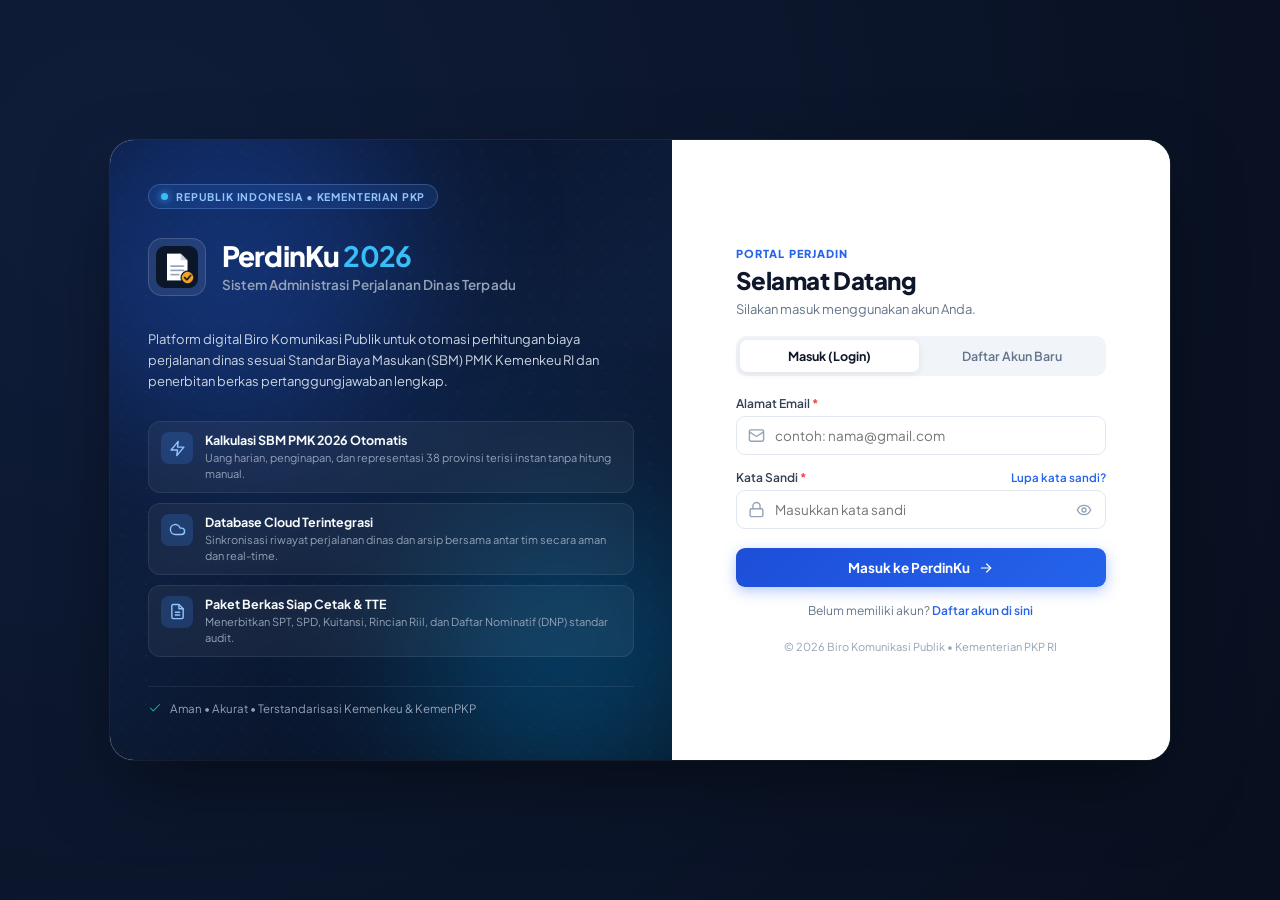
<file: index.html>
﻿<!DOCTYPE html>
<html lang="id">
<head>
  <meta charset="UTF-8">
  <meta name="viewport" content="width=device-width, initial-scale=1.0">
  <meta name="color-scheme" content="light">
  <meta name="theme-color" content="#0b1729">
  <title>PerdinKu</title>
  <link rel="icon" type="image/png" href="logo-perdinku.png?v=3">
  <link rel="shortcut icon" href="favicon.ico?v=3">
  <link rel="preconnect" href="https://fonts.googleapis.com">
  <link rel="preconnect" href="https://fonts.gstatic.com" crossorigin>
  <link href="https://fonts.googleapis.com/css2?family=Plus+Jakarta+Sans:wght@400;500;600;700;800&display=swap" rel="stylesheet">
  <!-- ===== MODUL CSS =====
       Urutan di bawah WAJIB sama dengan urutan css/01..33 (hasilnya identik dengan style.css lama).
       Naikkan ?v= setiap kali isi file CSS diubah supaya cache peramban ikut diperbarui. -->
  <link rel="stylesheet" href="css/01-tokens-dan-reset.css?v=20261126_13">
  <link rel="stylesheet" href="css/02-sidebar.css?v=20261126_21">
  <link rel="stylesheet" href="css/03-topbar-dan-workspace.css?v=20261126_13">
  <link rel="stylesheet" href="css/04-hero-kartu-dan-form.css?v=20261126_13">
  <link rel="stylesheet" href="css/05-validasi-input.css?v=20261126_13">
  <link rel="stylesheet" href="css/06-loader-dan-toast.css?v=20261126_13">
  <link rel="stylesheet" href="css/07-form-komponen-biaya.css?v=20261126_13">
  <link rel="stylesheet" href="css/08-form-nomor-surat.css?v=20261126_13">
  <link rel="stylesheet" href="css/09-tema-gelap-dasar.css?v=20261126_13">
  <link rel="stylesheet" href="css/10-panel-sbm-dan-pegawai.css?v=20261126_13">
  <link rel="stylesheet" href="css/11-aksi-dokumen-dan-tombol.css?v=20261126_13">
  <link rel="stylesheet" href="css/12-cetak-nominatif.css?v=20261126_13">
  <link rel="stylesheet" href="css/13-cetak-rincian-dan-sppd.css?v=20261126_13">
  <link rel="stylesheet" href="css/14-cetak-dpr-dan-kkp.css?v=20261126_13">
  <link rel="stylesheet" href="css/15-responsif-layar.css?v=20261126_13">
  <link rel="stylesheet" href="css/16-toggle-tema-dan-welcome.css?v=20261126_21">
  <link rel="stylesheet" href="css/17-modal-pmk.css?v=20261126_13">
  <link rel="stylesheet" href="css/18-tema-gelap-layar.css?v=20261126_13">
  <link rel="stylesheet" href="css/19-spd-pegawai-dan-cetak-portrait.css?v=20261126_13">
  <link rel="stylesheet" href="css/20-tema-gelap-komponen-dan-transport.css?v=20261126_13">
  <link rel="stylesheet" href="css/21-cockpit-rincian.css?v=20261126_13">
  <link rel="stylesheet" href="css/22-cockpit-form-dan-hotel.css?v=20261126_13">
  <link rel="stylesheet" href="css/23-cockpit-pegawai-dan-polish.css?v=20261126_13">
  <link rel="stylesheet" href="css/24-modal-ekspor-dan-topbar-modern.css?v=20261126_13">
  <link rel="stylesheet" href="css/25-animasi-refresh-dan-riwayat.css?v=20261126_13">
  <link rel="stylesheet" href="css/26-auth-supabase.css?v=20261126_13">
  <link rel="stylesheet" href="css/27-auth-gate.css?v=20261126_13">
  <link rel="stylesheet" href="css/28-sbm-viewer-cockpit.css?v=20261126_13">
  <link rel="stylesheet" href="css/29-dashboard-kpi-dan-viewer.css?v=20261127_01">
  <link rel="stylesheet" href="css/30-modal-dokumen-pdf.css?v=20261126_13">
  <link rel="stylesheet" href="css/31-dashboard-modular-dan-filter.css?v=20261127_36">
  <link rel="stylesheet" href="css/32-revisi-dan-mobile-nav.css?v=20261127_01">
  <link rel="stylesheet" href="css/33-kalkulator-simulasi.css?v=20261126_21">
  <link rel="stylesheet" href="css/34-reimburse-bbm.css?v=20261127_42">
</head>
<body class="auth-locked">

<svg class="svg-sprite" aria-hidden="true" focusable="false">
  <symbol id="i-fuel" viewBox="0 0 24 24"><path d="M3 22V5a2 2 0 0 1 2-2h8a2 2 0 0 1 2 2v17"/><path d="M15 10h2a2 2 0 0 1 2 2v2.5a1.5 1.5 0 0 0 3 0V9l-3-3"/><path d="M3 22h12"/><path d="M7 9h4"/></symbol>
  <symbol id="i-edit" viewBox="0 0 24 24"><path d="M12 20h9"/><path d="M16.5 3.5a2.12 2.12 0 0 1 3 3L7 19l-4 1 1-4Z"/></symbol>
  <symbol id="i-file" viewBox="0 0 24 24"><path d="M14 2H6a2 2 0 0 0-2 2v16a2 2 0 0 0 2 2h12a2 2 0 0 0 2-2V8Z"/><path d="M14 2v6h6"/><path d="M9 14h6M9 18h4"/></symbol>
  <symbol id="i-file-lines" viewBox="0 0 24 24"><path d="M14 2H6a2 2 0 0 0-2 2v16a2 2 0 0 0 2 2h12a2 2 0 0 0 2-2V8Z"/><path d="M14 2v6h6"/><path d="M9 13h6M9 17h6"/></symbol>
  <symbol id="i-receipt" viewBox="0 0 24 24"><path d="M5 3h14v18l-3-2-2 2-2-2-2 2-3-2Z"/><path d="M9 8h6M9 12h6M9 16h3"/></symbol>
  <symbol id="i-user" viewBox="0 0 24 24"><path d="M20 21v-2a4 4 0 0 0-4-4H8a4 4 0 0 0-4 4v2"/><circle cx="12" cy="7" r="4"/></symbol>
  <symbol id="i-clipboard" viewBox="0 0 24 24"><rect x="8" y="2" width="8" height="4" rx="1"/><path d="M16 4h2a2 2 0 0 1 2 2v14a2 2 0 0 1-2 2H6a2 2 0 0 1-2-2V6a2 2 0 0 1 2-2h2"/><path d="m9 14 2 2 4-4"/></symbol>
  <symbol id="i-chart" viewBox="0 0 24 24"><path d="M3 3v18h18"/><path d="M7 16v-4M12 16V8M17 16V5"/></symbol>
  <symbol id="i-files" viewBox="0 0 24 24"><path d="M8 3h8a2 2 0 0 1 2 2v12"/><rect x="4" y="7" width="12" height="14" rx="2"/><path d="M8 11h4M8 15h4"/></symbol>
  <symbol id="i-list" viewBox="0 0 24 24"><path d="M9 6h12M9 12h12M9 18h12"/><path d="M4 6h.01M4 12h.01M4 18h.01"/></symbol>
  <symbol id="i-wallet" viewBox="0 0 24 24"><path d="M20 7H5a2 2 0 0 1 0-4h13v4"/><path d="M3 5v14a2 2 0 0 0 2 2h15a1 1 0 0 0 1-1V8a1 1 0 0 0-1-1H5"/><path d="M16 13h2"/></symbol>
  <symbol id="i-sliders" viewBox="0 0 24 24"><path d="M4 6h16M4 12h16M4 18h16"/><circle cx="9" cy="6" r="2"/><circle cx="15" cy="12" r="2"/><circle cx="8" cy="18" r="2"/></symbol>
  <symbol id="i-menu" viewBox="0 0 24 24"><path d="M4 6h16M4 12h16M4 18h10"/></symbol>
  <symbol id="i-close" viewBox="0 0 24 24"><path d="M18 6 6 18M6 6l12 12"/></symbol>
  <symbol id="i-search" viewBox="0 0 24 24"><circle cx="11" cy="11" r="7"/><path d="m20 20-3.5-3.5"/></symbol>
  <symbol id="i-print" viewBox="0 0 24 24"><path d="M6 9V3h12v6"/><path d="M6 18H4a2 2 0 0 1-2-2v-4a2 2 0 0 1 2-2h16a2 2 0 0 1 2 2v4a2 2 0 0 1-2 2h-2"/><rect x="6" y="14" width="12" height="8" rx="1"/></symbol>
  <symbol id="i-refresh" viewBox="0 0 24 24"><path d="M21 12a9 9 0 1 1-2.64-6.36"/><path d="M21 3v6h-6"/></symbol>
  <symbol id="i-arrow-left" viewBox="0 0 24 24"><path d="M19 12H5"/><path d="m11 18-6-6 6-6"/></symbol>
  <symbol id="i-arrow-right" viewBox="0 0 24 24"><path d="M5 12h14"/><path d="m13 6 6 6-6 6"/></symbol>
  <symbol id="i-plus" viewBox="0 0 24 24"><path d="M12 5v14M5 12h14"/></symbol>
  <symbol id="i-trash" viewBox="0 0 24 24"><path d="M3 6h18"/><path d="M8 6V4a1 1 0 0 1 1-1h6a1 1 0 0 1 1 1v2"/><path d="M19 6l-1 14a2 2 0 0 1-2 2H8a2 2 0 0 1-2-2L5 6"/><path d="M10 11v6M14 11v6"/></symbol>
  <symbol id="i-calendar" viewBox="0 0 24 24"><rect x="3" y="5" width="18" height="16" rx="2"/><path d="M16 3v4M8 3v4M3 11h18"/></symbol>
  <symbol id="i-check" viewBox="0 0 24 24"><path d="m4 12 5 5L20 6"/></symbol>
  <symbol id="i-save" viewBox="0 0 24 24"><path d="M12 4v11"/><path d="m7 10 5 5 5-5"/><path d="M5 20h14"/></symbol>
  <symbol id="i-load" viewBox="0 0 24 24"><path d="M12 20V9"/><path d="m7 14 5-5 5 5"/><path d="M5 4h14"/></symbol>
  <symbol id="i-info" viewBox="0 0 24 24"><circle cx="12" cy="12" r="10"/><path d="M12 16v-4M12 8h.01"/></symbol>
  <symbol id="i-alert" viewBox="0 0 24 24"><circle cx="12" cy="12" r="10"/><path d="M12 8v4M12 16h.01"/></symbol>
  <symbol id="i-history" viewBox="0 0 24 24"><path d="M3 12a9 9 0 1 0 9-9 9.75 9.75 0 0 0-6.74 2.74L3 8"/><path d="M3 3v5h5"/><path d="M12 7v5l4 2"/></symbol>
  <symbol id="i-chevron-down" viewBox="0 0 24 24"><path d="m6 9 6 6 6-6"/></symbol>
  <symbol id="i-package" viewBox="0 0 24 24"><path d="m16.5 9.4-9-5.19M21 16V8a2 2 0 0 0-1-1.73l-7-4a2 2 0 0 0-2 0l-7 4A2 2 0 0 0 3 8v8a2 2 0 0 0 1 1.73l7 4a2 2 0 0 0 2 0l7-4A2 2 0 0 0 21 16z"/><polyline points="3.27 6.96 12 12.01 20.73 6.96"/><line x1="12" y1="22.08" x2="12" y2="12"/></symbol>
  <symbol id="i-eye" viewBox="0 0 24 24"><path d="M2 12s3-7 10-7 10 7 10 7-3 7-10 7-10-7-10-7Z"/><circle cx="12" cy="12" r="3"/></symbol>
  <symbol id="i-eye-off" viewBox="0 0 24 24"><path d="M9.88 9.88a3 3 0 1 0 4.24 4.24"/><path d="M10.73 5.08A10.43 10.43 0 0 1 12 5c7 0 10 7 10 7a13.16 13.16 0 0 1-1.67 2.68"/><path d="M6.61 6.61A13.526 13.526 0 0 0 2 12s3 7 10 7a9.74 9.74 0 0 0 5.39-1.61"/><line x1="2" y1="2" x2="22" y2="22"/></symbol>
  <symbol id="i-lock" viewBox="0 0 24 24"><rect x="3" y="11" width="18" height="11" rx="2" ry="2"/><path d="M7 11V7a5 5 0 0 1 10 0v4"/></symbol>
  <symbol id="i-mail" viewBox="0 0 24 24"><rect x="2" y="4" width="20" height="16" rx="2"/><path d="m22 7-8.97 5.7a1.94 1.94 0 0 1-2.06 0L2 7"/></symbol>
  <symbol id="i-zap" viewBox="0 0 24 24"><polygon points="13 2 3 14 12 14 11 22 21 10 12 10 13 2"/></symbol>
  <symbol id="i-cloud" viewBox="0 0 24 24"><path d="M17.5 19H9a7 7 0 1 1 6.71-9h1.79a4.5 4.5 0 1 1 0 9Z"/></symbol>
  <symbol id="i-briefcase" viewBox="0 0 24 24"><rect width="20" height="14" x="2" y="7" rx="2" ry="2"/><path d="M16 21V5a2 2 0 0 0-2-2h-4a2 2 0 0 0-2 2v16"/></symbol>
</svg>

<!-- App Splash Loader (3 detik) -->
<div id="appLoader" class="app-loader" role="progressbar" aria-valuemin="0" aria-valuemax="100" aria-valuenow="0">
  <div class="loader-backdrop"></div>
  <div class="loader-card">
    <div class="loader-logo-wrap">
      <div class="loader-pulse-ring"></div>
      <img src="logo-perdinku.png?v=3" alt="Logo PerdinKu" class="loader-logo">
    </div>
    <div class="loader-brand-title">PerdinKu</div>
    <div class="loader-brand-sub">Sistem Administrasi Perjalanan Dinas Biro Komunikasi Publik Kementerian Perumahan dan Kawasan Permukiman</div>
    
    <div class="loader-track-wrap">
      <div class="loader-track">
        <div class="loader-fill" id="loaderFill"></div>
      </div>
      <div class="loader-meta">
        <span class="loader-status" id="loaderStatus">Memuat modul &amp; komponen sistem...</span>
        <span class="loader-pct" id="loaderPct">0%</span>
      </div>
    </div>
    
    <div class="loader-badge">
      <span class="loader-badge-dot"></span> TA 2026 &bull; SBM PMK Kemenkeu RI
    </div>
  </div>
</div>
<script>
  // Fallback safety: pastikan splash screen tertutup maksimal dalam 3.2 detik jika terjadi gangguan/cache lama
  setTimeout(function() {
    var l = document.getElementById('appLoader');
    if (l && !l.classList.contains('is-hidden')) {
      l.classList.add('is-hidden');
    }
  }, 3200);
</script>

<!-- Top Lazy-Loading Progress Bar for Tabs -->
<div id="tabProgress" class="tab-progress"></div>

<!-- Centered Aesthetic Page Transition Loader -->
<div id="pageLoader" class="page-loader" aria-hidden="true">
  <div class="page-loader-box">
    <div class="spinner-ring-wrap">
      <div class="spinner-glow"></div>
      <div class="aesthetic-spinner"></div>
      <img src="logo-perdinku.png?v=3" alt="PerdinKu" class="spinner-center-logo">
    </div>
    <div class="spinner-text" id="pageLoaderText">Memuat halaman...</div>
  </div>
</div>

<!-- ============================================================ AUTH GATE SCREEN (PORTAL LOGIN KEMENTERIAN PKP) -->
<div id="authGateScreen" class="auth-gate-screen no-print">
  <div class="auth-gate-wrapper">
    
    <!-- SISI KIRI: BRANDING HERO KEMENTERIAN & APLIKASI -->
    <div class="auth-gate-hero">
      <div class="gate-hero-decorations">
        <div class="hero-orb orb-1"></div>
        <div class="hero-orb orb-2"></div>
        <div class="hero-grid-pattern"></div>
      </div>
      
      <div class="gate-hero-content">
        <!-- Badge Resmi RI & Kementerian -->
        <div class="gov-official-badge">
          <span class="gov-badge-dot"></span>
          <span>REPUBLIK INDONESIA &bull; KEMENTERIAN PKP</span>
        </div>

        <!-- Brand Title & Logo -->
        <div class="gate-hero-brand">
          <div class="gate-hero-logo-box">
            <img src="logo-perdinku.png?v=3" alt="Logo PerdinKu" class="gate-hero-logo">
          </div>
          <div>
            <h1 class="gate-hero-title">PerdinKu <span class="title-year">2026</span></h1>
            <p class="gate-hero-lead">Sistem Administrasi Perjalanan Dinas Terpadu</p>
          </div>
        </div>

        <p class="gate-hero-sub">
          Platform digital Biro Komunikasi Publik untuk otomasi perhitungan biaya perjalanan dinas sesuai Standar Biaya Masukan (SBM) PMK Kemenkeu RI dan penerbitan berkas pertanggungjawaban lengkap.
        </p>

        <!-- 3 Feature Highlights Cards -->
        <div class="gate-features-list">
          <div class="gate-feature-item">
            <div class="feat-icon-box"><svg class="ico"><use href="#i-zap"></use></svg></div>
            <div class="feat-text-box">
              <strong>Kalkulasi SBM PMK 2026 Otomatis</strong>
              <span>Uang harian, penginapan, dan representasi 38 provinsi terisi instan tanpa hitung manual.</span>
            </div>
          </div>
          <div class="gate-feature-item">
            <div class="feat-icon-box"><svg class="ico"><use href="#i-cloud"></use></svg></div>
            <div class="feat-text-box">
              <strong>Database Cloud Terintegrasi</strong>
              <span>Sinkronisasi riwayat perjalanan dinas dan arsip bersama antar tim secara aman dan real-time.</span>
            </div>
          </div>
          <div class="gate-feature-item">
            <div class="feat-icon-box"><svg class="ico"><use href="#i-file-lines"></use></svg></div>
            <div class="feat-text-box">
              <strong>Paket Berkas Siap Cetak &amp; TTE</strong>
              <span>Menerbitkan SPT, SPD, Kuitansi, Rincian Riil, dan Daftar Nominatif (DNP) standar audit.</span>
            </div>
          </div>
        </div>

        <div class="gate-hero-footer">
          <svg class="ico"><use href="#i-check"></use></svg>
          <span>Aman &bull; Akurat &bull; Terstandarisasi Kemenkeu &amp; KemenPKP</span>
        </div>
      </div>
    </div>

    <!-- SISI KANAN: FORMULIR AUTENTIKASI -->
    <div class="auth-gate-form-panel">
      <div class="auth-gate-form-box">
        
        <div class="gate-form-header">
          <div class="gate-kicker">PORTAL PERJADIN</div>
          <h2 class="gate-form-title">Selamat Datang</h2>
          <p class="gate-form-sub">Silakan masuk menggunakan akun Anda.</p>

          <!-- Tab Selector -->
          <div class="gate-tab-switcher">
            <button type="button" class="gate-tab-btn active" id="tabGateLogin" onclick="switchGateTab('login')">
              <span>Masuk (Login)</span>
            </button>
            <button type="button" class="gate-tab-btn" id="tabGateSignup" onclick="switchGateTab('signup')">
              <span>Daftar Akun Baru</span>
            </button>
          </div>
        </div>

        <!-- PANE LOGIN -->
        <div class="auth-pane" id="gateLoginPane">
          <div class="auth-alert" id="gateLoginAlert" style="display:none;"></div>
          <form onsubmit="handleGateLogin(event)" class="gate-modern-form">
            <div class="gate-input-group">
              <label for="gateLoginEmail">Alamat Email <span class="label-req" style="color:#ef4444; font-weight:700;">*</span></label>
              <div class="input-with-icon">
                <svg class="input-icon"><use href="#i-mail"></use></svg>
                <input type="email" id="gateLoginEmail" placeholder="contoh: nama@gmail.com" required autocomplete="email">
              </div>
            </div>

            <div class="gate-input-group">
              <div class="gate-label-row">
                <label for="gateLoginPassword">Kata Sandi <span class="label-req" style="color:#ef4444; font-weight:700;">*</span></span></label>
                <a href="javascript:void(0)" class="gate-forgot-link" onclick="switchGateTab('reset')">Lupa kata sandi?</a>
              </div>
              <div class="input-with-icon has-toggle">
                <svg class="input-icon"><use href="#i-lock"></use></svg>
                <input type="password" id="gateLoginPassword" placeholder="Masukkan kata sandi" required autocomplete="current-password">
                <button type="button" class="btn-toggle-pw" onclick="togglePasswordVisibility('gateLoginPassword', this)" title="Tampilkan kata sandi" aria-label="Tampilkan kata sandi">
                  <svg class="ico"><use href="#i-eye"></use></svg>
                </button>
              </div>
            </div>

            <button type="submit" class="btn-gate-primary" id="btnGateSubmitLogin">
              <span>Masuk ke PerdinKu</span>
              <svg class="ico"><use href="#i-arrow-right"></use></svg>
            </button>
          </form>

          <div class="gate-footer-hint">
            Belum memiliki akun? <a href="javascript:void(0)" onclick="switchGateTab('signup')">Daftar akun di sini</a>
          </div>
        </div>

        <!-- PANE SIGN UP -->
        <div class="auth-pane" id="gateSignupPane" style="display:none;">
          <div class="auth-alert" id="gateSignupAlert" style="display:none;"></div>
          <form onsubmit="handleGateSignUp(event)" class="gate-modern-form">
            <div class="gate-input-group">
              <label for="gateSignupName">Nama Lengkap <span class="label-req" style="color:#ef4444; font-weight:700;">*</span></label>
              <div class="input-with-icon">
                <svg class="input-icon"><use href="#i-user"></use></svg>
                <input type="text" id="gateSignupName" placeholder="Contoh: Aqyun Rista Maulidin" required autocomplete="name">
              </div>
            </div>

            <div class="gate-input-group">
              <label for="gateSignupEmail">Alamat Email<span class="label-req" style="color:#ef4444; font-weight:700;">*</span></label>
              <div class="input-with-icon">
                <svg class="input-icon"><use href="#i-mail"></use></svg>
                <input type="email" id="gateSignupEmail" placeholder="contoh: nama@gmail.com" required autocomplete="email">
              </div>
            </div>

            <div class="gate-input-group">
              <label for="gateSignupPassword">Kata Sandi Baru <span class="label-req" style="color:#ef4444; font-weight:700;">*</span> <span style="font-size:11px; color:#ef4444; font-weight:600; margin-left:3px;">(Wajib diisi)</span></label>
              <div class="input-with-icon has-toggle">
                <svg class="input-icon"><use href="#i-lock"></use></svg>
                <input type="password" id="gateSignupPassword" placeholder="Minimal 6 karakter" minlength="6" required autocomplete="new-password">
                <button type="button" class="btn-toggle-pw" onclick="togglePasswordVisibility('gateSignupPassword', this)" title="Tampilkan kata sandi" aria-label="Tampilkan kata sandi">
                  <svg class="ico"><use href="#i-eye"></use></svg>
                </button>
              </div>
            </div>

            <div class="gate-role-notice">
              <div class="notice-badge">ℹ️ Info Hak Akses</div>
              <p>Akun baru otomatis didaftarkan dengan hak akses <strong>Viewer (Hanya Lihat &amp; Cetak)</strong>. Wewenang <strong>Admin</strong> (edit &amp; hapus) diberikan oleh Administrator utama.</p>
            </div>

            <button type="submit" class="btn-gate-primary" id="btnGateSubmitSignup">
              <span>Daftar Akun Sekarang</span>
              <svg class="ico"><use href="#i-plus"></use></svg>
            </button>
          </form>

          <div class="gate-footer-hint">
            Sudah memiliki akun? <a href="javascript:void(0)" onclick="switchGateTab('login')">Masuk di sini</a>
          </div>
        </div>

        <!-- PANE RESET PASSWORD -->
        <div class="auth-pane" id="gateResetPane" style="display:none;">
          <div class="auth-alert" id="gateResetAlert" style="display:none;"></div>
          <p class="gate-pane-desc">Masukkan email terdaftar Anda. Tautan pemulihan kata sandi akan otomatis dikirimkan ke kotak masuk email Anda.</p>
          <form onsubmit="handleGateForgotPassword(event)" class="gate-modern-form">
            <div class="gate-input-group">
              <label for="gateResetEmail">Alamat Email Terdaftar <span class="label-req" style="color:#ef4444; font-weight:700;">*</span> <span style="font-size:11px; color:#ef4444; font-weight:600; margin-left:3px;">(Wajib diisi)</span></label>
              <div class="input-with-icon">
                <svg class="input-icon"><use href="#i-mail"></use></svg>
                <input type="email" id="gateResetEmail" placeholder="contoh: nama@gmail.com" required autocomplete="email">
              </div>
            </div>

            <button type="submit" class="btn-gate-primary" id="btnGateSubmitReset">
              <span>Kirim Tautan Atur Ulang</span>
              <svg class="ico"><use href="#i-refresh"></use></svg>
            </button>
          </form>

          <div class="gate-footer-hint">
            Ingat kata sandi? <a href="javascript:void(0)" onclick="switchGateTab('login')">&larr; Kembali ke halaman Masuk</a>
          </div>
        </div>

        <div class="gate-copyright-tag">
          &copy; 2026 Biro Komunikasi Publik &bull; Kementerian PKP RI
        </div>

      </div>
    </div>

  </div>
</div>

<aside class="sidebar no-print" id="sidebar" aria-label="Navigasi utama">
  <div class="sidebar-brand">
    <span class="brand-logo-wrap">
      <img class="brand-logo" src="logo-perdinku.png?v=3" alt="Logo PerdinKu">
    </span>
    <div class="brand-copy">
      <strong>PerdinKu</strong>
      <span>Biro Komunikasi Publik TA 2026</span>
    </div>
    <button type="button" class="icon-btn sidebar-close" onclick="closeSidebar()" aria-label="Tutup menu">
      <svg class="ico"><use href="#i-close"></use></svg>
    </button>
  </div>

  <nav class="sidebar-nav">
    <p class="nav-label nav-label-utama">Utama</p>
    <button type="button" class="tab-btn active" data-tab="input" onclick="showTab('input')">
      <span class="nav-ico"><svg class="ico"><use href="#i-edit"></use></svg></span>
      <span class="nav-text">Input Perjalanan</span>
    </button>
    <button type="button" class="tab-btn nav-btn-bbm" data-tab="bbm" onclick="showTab('bbm')">
      <span class="nav-ico"><svg class="ico"><use href="#i-fuel"></use></svg></span>
      <span class="nav-text">Reimburse BBM</span>
    </button>
    <button type="button" class="tab-btn" data-tab="dashboard" onclick="showTab('dashboard')">
      <span class="nav-ico"><svg class="ico"><use href="#i-chart"></use></svg></span>
      <span class="nav-text">Dashboard</span>
    </button>
    <button type="button" class="tab-btn" data-tab="riwayat" onclick="showTab('riwayat')">
      <span class="nav-ico"><svg class="ico"><use href="#i-clipboard"></use></svg></span>
      <span class="nav-text">Riwayat Perjalanan</span>
    </button>
    <button type="button" class="tab-btn" data-tab="sbm" onclick="showTab('sbm')">
      <span class="nav-ico"><svg class="ico"><use href="#i-wallet"></use></svg></span>
      <span class="nav-text">Kamus Tarif SBM</span>
    </button>
    <button type="button" class="tab-btn" data-tab="simulasi" onclick="showTab('simulasi')" style="display:none;">
      <span class="nav-ico"><svg class="ico"><use href="#i-sliders"></use></svg></span>
      <span class="nav-text">Simulasi Biaya</span>
    </button>

    <p class="nav-label nav-label-dokumen">Dokumen</p>
    <button type="button" class="tab-btn" data-tab="kuitansi-perorangan" onclick="showTab('kuitansi-perorangan')">
      <span class="nav-ico"><svg class="ico"><use href="#i-user"></use></svg></span>
      <span class="nav-text">Kuitansi Perorangan</span>
    </button>
    <button type="button" class="tab-btn" data-tab="rincian" onclick="showTab('rincian')">
      <span class="nav-ico"><svg class="ico"><use href="#i-list"></use></svg></span>
      <span class="nav-text">Rincian per Orang</span>
    </button>
    <button type="button" class="tab-btn" data-tab="dpr" onclick="showTab('dpr')">
      <span class="nav-ico"><svg class="ico"><use href="#i-wallet"></use></svg></span>
      <span class="nav-text">DPR Perorangan</span>
    </button>
    <button type="button" class="tab-btn" data-tab="sppd-perorangan" onclick="showTab('sppd-perorangan')">
      <span class="nav-ico"><svg class="ico"><use href="#i-file"></use></svg></span>
      <span class="nav-text">SPPD Perorangan</span>
    </button>

    <p class="nav-label nav-label-rekap">Rekapitulasi</p>
    <button type="button" class="tab-btn" data-tab="lembar-kendali" onclick="showTab('lembar-kendali')">
      <span class="nav-ico"><svg class="ico"><use href="#i-clipboard"></use></svg></span>
      <span class="nav-text">Lembar Kendali</span>
    </button>
    <button type="button" class="tab-btn" data-tab="rekap-kuitansi" onclick="showTab('rekap-kuitansi')">
      <span class="nav-ico"><svg class="ico"><use href="#i-receipt"></use></svg></span>
      <span class="nav-text">Rekap Kuitansi</span>
    </button>
    <button type="button" class="tab-btn" data-tab="nominatif" onclick="showTab('nominatif')">
      <span class="nav-ico"><svg class="ico"><use href="#i-file-lines"></use></svg></span>
      <span class="nav-text">Daftar Nominatif</span>
    </button>
    <button type="button" class="tab-btn" data-tab="rekap-rincian" onclick="showTab('rekap-rincian')">
      <span class="nav-ico"><svg class="ico"><use href="#i-chart"></use></svg></span>
      <span class="nav-text">Rekap Rincian</span>
    </button>
    <button type="button" class="tab-btn" data-tab="rekap-spt" onclick="showTab('rekap-spt')">
      <span class="nav-ico"><svg class="ico"><use href="#i-files"></use></svg></span>
      <span class="nav-text">Rekap Surat Tugas</span>
    </button>

    <p class="nav-label nav-label-sistem">Sistem</p>
    <button type="button" class="tab-btn" data-tab="pengaturan" onclick="showTab('pengaturan')">
      <span class="nav-ico"><svg class="ico"><use href="#i-sliders"></use></svg></span>
      <span class="nav-text">Pengaturan</span>
    </button>

    <p class="nav-label nav-label-referensi">Referensi</p>
    <button type="button" class="tab-btn" onclick="openPmkModal()" title="Cek Dokumen Resmi PMK SBM TA 2026">
      <span class="nav-ico"><svg class="ico"><use href="#i-file-lines"></use></svg></span>
      <span class="nav-text">Cek File PMK SBM</span>
    </button>
  </nav>

  <div class="sidebar-foot">
    <div class="theme-switch">
      <span class="theme-label">Tampilan</span>
      <div class="theme-seg" role="group" aria-label="Mode tampilan">
        <button type="button" class="theme-opt" data-theme-mode="light" onclick="setThemeMode('light')">Terang</button>
        <button type="button" class="theme-opt" data-theme-mode="dark" onclick="setThemeMode('dark')">Gelap</button>
        <button type="button" class="theme-opt" data-theme-mode="auto" onclick="setThemeMode('auto')">Otomatis</button>
      </div>
    </div>
    <div class="side-note">
      <span class="side-note-dot"></span>
      <div>
        <strong>Mode siap cetak</strong>
        <span>Dokumen mengikuti format resmi</span>
      </div>
    </div>
    <p class="side-credit">Biro Komunikasi Publik · TA 2026</p>
  </div>
</aside>

<div class="scrim no-print" id="scrim" onclick="closeSidebar()"></div>

<!-- ============================================================ WELCOME MODAL -->
<div class="welcome-overlay no-print" id="welcomeOverlay" role="dialog" aria-modal="true" aria-labelledby="welcomeTitle" onclick="handleWelcomeBackdrop(event)">
  <div class="welcome-modal" id="welcomeModal">
    <button type="button" class="icon-btn welcome-close" onclick="closeWelcome()" aria-label="Tutup jendela selamat datang">
      <svg class="ico"><use href="#i-close"></use></svg>
    </button>
    <div class="welcome-glow" aria-hidden="true"></div>
    <div class="welcome-header">
      <div class="welcome-logo-wrap">
        <img class="welcome-logo" src="logo-perdinku.png?v=3" alt="Logo PerdinKu">
      </div>
      <div class="welcome-title-wrap">
        <span class="welcome-badge">Aplikasi Resmi TA 2026</span>
        <h2 class="welcome-title" id="welcomeTitle">Selamat Datang di PerdinKu</h2>
        <p class="welcome-subtitle">Perjalanan Dinas · Biro Komunikasi Publik</p>
      </div>
    </div>
    <div class="welcome-body">
      <p class="welcome-desc">
        Aplikasi terpadu untuk menyusun, menghitung tarif SBM, dan mencetak seluruh kelengkapan administrasi perjalanan dinas secara otomatis, cepat, dan siap cetak.
      </p>
      <div class="welcome-features">
        <div class="welcome-feat">
          <div class="welcome-feat-ico"><svg class="ico"><use href="#i-edit"></use></svg></div>
          <div class="welcome-feat-text">
            <strong>Input Sekali, Terhubung ke Semua Form</strong>
            <span>Nomor ST, rute, tanggal perjalanan, dan pegawai yang ditugaskan otomatis tersinkronisasi.</span>
          </div>
        </div>
        <div class="welcome-feat">
          <div class="welcome-feat-ico"><svg class="ico"><use href="#i-chart"></use></svg></div>
          <div class="welcome-feat-text">
            <strong>Perhitungan Otomatis Standar SBM</strong>
            <span>Uang harian, hotel, transport, dan pengeluaran riil dihitung akurat berdasarkan standar PMK.</span>
          </div>
        </div>
        <div class="welcome-feat">
          <div class="welcome-feat-ico"><svg class="ico"><use href="#i-print"></use></svg></div>
          <div class="welcome-feat-text">
            <strong>Format Dokumen Resmi Siap Cetak</strong>
            <span>Kuitansi Perorangan, SPPD, Rincian Biaya, DPR, Rekapitulasi, dan Lembar Kendali.</span>
          </div>
        </div>
      </div>
      <label class="welcome-dont-show">
        <input type="checkbox" id="welcomeDontShow">
        <span>Jangan tampilkan lagi jendela selamat datang ini</span>
      </label>
    </div>
    <div class="welcome-footer">
      <button type="button" class="btn btn-primary welcome-btn" onclick="closeWelcome()">
        <span>Mulai Gunakan PerdinKu</span>
        <svg class="ico"><use href="#i-arrow-right"></use></svg>
      </button>
      <div class="welcome-meta">
        <span>Kementerian Perumahan dan Kawasan Permukiman</span>
      </div>
    </div>
  </div>
</div>

<!-- ============================================================ AUTH MODAL (LOGIN / SIGN UP) -->
<div class="welcome-overlay no-print" id="authModalOverlay" role="dialog" aria-modal="true" aria-labelledby="authModalTitle" onclick="handleAuthBackdrop(event)">
  <div class="welcome-modal auth-modal-card">
    <button type="button" class="icon-btn welcome-close" onclick="closeAuthModal()" aria-label="Tutup jendela">
      <svg class="ico"><use href="#i-close"></use></svg>
    </button>
    <div class="auth-modal-header">
      <div class="auth-logo-badge">
        <img src="logo-perdinku.png" alt="PerdinKu" class="auth-logo-img">
        <span>PerdinKu Cloud Database</span>
      </div>
      <h3 class="auth-modal-title" id="authModalTitle">Akun &amp; Basis Data Bersama</h3>
      <p class="auth-modal-sub">Masuk untuk melihat dan berbagi arsip perjalanan dinas dengan rekan kerja.</p>

      <div class="auth-nav-tabs">
        <button type="button" class="auth-nav-tab active" id="tabAuthLogin" onclick="switchAuthTab('login')">Masuk (Login)</button>
        <button type="button" class="auth-nav-tab" id="tabAuthSignup" onclick="switchAuthTab('signup')">Daftar Akun Baru</button>
      </div>
    </div>

    <!-- PANE LOGIN -->
    <div class="auth-pane" id="authLoginPane">
      <div class="auth-alert" id="authLoginAlert" style="display:none;"></div>
      <form onsubmit="handleAuthLogin(event)" class="auth-form">
        <div class="auth-field">
          <label for="authLoginEmail">Alamat Email <span class="label-req" style="color:#ef4444; font-weight:700;">*</span> <span style="font-size:11px; color:#ef4444; font-weight:600; margin-left:3px;">(Wajib diisi)</span></label>
          <input type="email" id="authLoginEmail" placeholder="contoh: nama@gmail.com" value="aqyunrm@gmail.com" required autocomplete="email">
        </div>
        <div class="auth-field">
          <div class="auth-label-row">
            <label for="authLoginPassword">Kata Sandi <span class="label-req" style="color:#ef4444; font-weight:700;">*</span> <span style="font-size:11px; color:#ef4444; font-weight:600; margin-left:3px;">(Wajib diisi)</span></label>
            <a href="javascript:void(0)" class="auth-forgot-link" onclick="switchAuthTab('reset')">Lupa Kata Sandi?</a>
          </div>
          <input type="password" id="authLoginPassword" placeholder="••••••••" required autocomplete="current-password">
        </div>
        <button type="submit" class="btn btn-primary btn-auth-submit" id="btnSubmitLogin">
          <svg class="ico"><use href="#i-check"></use></svg>
          <span>Masuk</span>
        </button>
      </form>
      <div class="auth-footer-links">
        <span>Belum punya akun? <a href="javascript:void(0)" onclick="switchAuthTab('signup')">Daftar di sini</a></span>
      </div>
    </div>

    <!-- PANE SIGN UP -->
    <div class="auth-pane" id="authSignupPane" style="display:none;">
      <div class="auth-alert" id="authSignupAlert" style="display:none;"></div>
      <form onsubmit="handleAuthSignUp(event)" class="auth-form">
        <div class="auth-field">
          <label for="authSignupName">Nama Lengkap &amp; Gelar <span class="label-req" style="color:#ef4444; font-weight:700;">*</span> <span style="font-size:11px; color:#ef4444; font-weight:600; margin-left:3px;">(Wajib diisi)</span></label>
          <input type="text" id="authSignupName" placeholder="Contoh: Budi Santoso, S.Kom." required autocomplete="name">
        </div>
        <div class="auth-field">
          <label for="authSignupEmail">Alamat Email <span class="label-req" style="color:#ef4444; font-weight:700;">*</span> <span style="font-size:11px; color:#ef4444; font-weight:600; margin-left:3px;">(Wajib diisi)</span></label>
          <input type="email" id="authSignupEmail" placeholder="contoh: nama@gmail.com" required autocomplete="email">
        </div>
        <div class="auth-field">
          <label for="authSignupPassword">Kata Sandi (Minimal 6 karakter) <span class="label-req" style="color:#ef4444; font-weight:700;">*</span> <span style="font-size:11px; color:#ef4444; font-weight:600; margin-left:3px;">(Wajib diisi)</span></label>
          <input type="password" id="authSignupPassword" placeholder="••••••••" minlength="6" required autocomplete="new-password">
        </div>
        <div class="auth-field">
          <div class="auth-role-signup-notice">
            <svg class="ico"><use href="#i-info"></use></svg>
            <div>
              <strong>Hak Akses Akun:</strong> Akun baru otomatis didaftarkan sebagai <strong>Viewer</strong> (Hanya Lihat). Hak akses <strong>Admin</strong> (edit &amp; hapus) diberikan langsung oleh Administrator utama.
            </div>
          </div>
        </div>
        <button type="submit" class="btn btn-primary btn-auth-submit" id="btnSubmitSignup">
          <svg class="ico"><use href="#i-plus"></use></svg>
          <span>Daftar Akun</span>
        </button>
      </form>
      <div class="auth-footer-links">
        <span>Sudah punya akun? <a href="javascript:void(0)" onclick="switchAuthTab('login')">Masuk di sini</a></span>
      </div>
    </div>

    <!-- PANE RESET PASSWORD -->
    <div class="auth-pane" id="authResetPane" style="display:none;">
      <div class="auth-alert" id="authResetAlert" style="display:none;"></div>
      <p class="auth-pane-desc">Masukkan alamat email akun Anda yang telah terdaftar. Kami akan mengirimkan tautan untuk mengatur ulang kata sandi ke email Anda.</p>
      <form onsubmit="handleAuthForgotPassword(event)" class="auth-form">
        <div class="auth-field">
          <label for="authResetEmail">Alamat Email Terdaftar <span class="label-req" style="color:#ef4444; font-weight:700;">*</span> <span style="font-size:11px; color:#ef4444; font-weight:600; margin-left:3px;">(Wajib diisi)</span></label>
          <input type="email" id="authResetEmail" placeholder="contoh: nama@gmail.com" required autocomplete="email">
        </div>
        <button type="submit" class="btn btn-primary btn-auth-submit" id="btnSubmitReset">
          <svg class="ico"><use href="#i-refresh"></use></svg>
          <span>Kirim Tautan Atur Ulang</span>
        </button>
      </form>
      <div class="auth-footer-links">
        <span>Ingat kata sandi? <a href="javascript:void(0)" onclick="switchAuthTab('login')">Kembali ke Masuk</a></span>
      </div>
    </div>
  </div>
</div>

<!-- ============================================================ MODAL UPDATE KATA SANDI (RECOVERY) -->
<div class="welcome-overlay no-print" id="updatePasswordOverlay" role="dialog" aria-modal="true" aria-labelledby="updatePasswordTitle">
  <div class="welcome-modal auth-modal-card">
    <button type="button" class="icon-btn welcome-close" onclick="closeUpdatePasswordModal()" aria-label="Tutup jendela">
      <svg class="ico"><use href="#i-close"></use></svg>
    </button>
    <div class="auth-modal-header">
      <div class="auth-logo-badge">
        <img src="logo-perdinku.png" alt="PerdinKu" class="auth-logo-img">
        <span>Atur Ulang Kata Sandi</span>
      </div>
      <h3 class="auth-modal-title" id="updatePasswordTitle">Buat Kata Sandi Baru</h3>
      <p class="auth-modal-sub">Masukkan kata sandi baru untuk akun Anda agar dapat login kembali.</p>
    </div>
    <div class="auth-pane">
      <div class="auth-alert" id="updatePasswordAlert" style="display:none;"></div>
      <form onsubmit="handleAuthUpdatePassword(event)" class="auth-form">
        <div class="auth-field">
          <label for="newPasswordInput">Kata Sandi Baru</label>
          <input type="password" id="newPasswordInput" placeholder="Minimal 6 karakter" minlength="6" required autocomplete="new-password">
        </div>
        <div class="auth-field">
          <label for="newPasswordConfirmInput">Konfirmasi Kata Sandi Baru</label>
          <input type="password" id="newPasswordConfirmInput" placeholder="Ketik ulang kata sandi baru" minlength="6" required autocomplete="new-password">
        </div>
        <button type="submit" class="btn btn-primary btn-auth-submit" id="btnSubmitNewPassword">
          <svg class="ico"><use href="#i-check"></use></svg>
          <span>Simpan Kata Sandi Baru</span>
        </button>
      </form>
    </div>
  </div>
</div>

<!-- ============================================================ MODAL MANAJEMEN PENGGUNA (HANYA ADMIN) -->
<div class="welcome-overlay no-print" id="userMgmtOverlay" role="dialog" aria-modal="true" aria-labelledby="userMgmtTitle" onclick="handleUserMgmtBackdrop(event)">
  <div class="welcome-modal auth-modal-card user-mgmt-modal-card">
    <!-- Tombol Close (X) Aktif & Responsif -->
    <button type="button" class="user-mgmt-close-btn" onclick="closeUserManagementModal()" aria-label="Tutup jendela Manajemen Pengguna" title="Tutup jendela (Esc)">
      <svg class="ico"><use href="#i-close"></use></svg>
    </button>
    
    <div class="user-mgmt-header">
      <div class="user-mgmt-badge">
        <svg class="ico"><use href="#i-user"></use></svg>
        <span>Kelola Hak Akses Tim</span>
      </div>
      <h3 class="user-mgmt-title" id="userMgmtTitle">Manajemen Pengguna &amp; Peran</h3>
      <p class="user-mgmt-sub">Sebagai Admin, Anda dapat mengatur hak akses <strong>Admin</strong> (akses penuh), <strong>Operator</strong> (buat &amp; update progres), atau <strong>Viewer</strong> (hanya lihat) kepada anggota tim yang terdaftar.</p>
      
      <!-- Stats Ringkasan Pengguna -->
      <div class="user-mgmt-stats-bar" id="userMgmtStatsBar">
        <div class="user-stat-item">
          <span class="user-stat-dot dot-total"></span>
          <span class="user-stat-label">Total Anggota:</span>
          <strong id="statTotalUsers" class="user-stat-val">1</strong>
        </div>
        <div class="user-stat-divider"></div>
        <div class="user-stat-item">
          <span class="user-stat-dot dot-admin"></span>
          <span class="user-stat-label">Admin:</span>
          <strong id="statAdminUsers" class="user-stat-val val-admin">1</strong>
        </div>
        <div class="user-stat-divider"></div>
        <div class="user-stat-item">
          <span class="user-stat-dot dot-operator" style="background:#3b82f6;"></span>
          <span class="user-stat-label">Operator:</span>
          <strong id="statOperatorUsers" class="user-stat-val val-operator" style="color:#2563eb;">0</strong>
        </div>
        <div class="user-stat-divider"></div>
        <div class="user-stat-item">
          <span class="user-stat-dot dot-viewer"></span>
          <span class="user-stat-label">Viewer:</span>
          <strong id="statViewerUsers" class="user-stat-val val-viewer">0</strong>
        </div>
      </div>
    </div>
    
    <div class="user-mgmt-toolbar">
      <div class="user-mgmt-search-wrap">
        <svg class="ico"><use href="#i-search"></use></svg>
        <input type="search" id="userMgmtSearch" placeholder="Cari nama atau email pengguna..." oninput="filterUserManagementList()">
      </div>
      <button type="button" class="btn btn-secondary btn-sm btn-refresh-users" onclick="loadUserManagementList()" title="Muat ulang daftar pengguna">
        <svg class="ico"><use href="#i-refresh"></use></svg>
        <span>Segarkan</span>
      </button>
    </div>

    <div class="user-mgmt-body">
      <div id="userMgmtAlert" class="auth-alert" style="display:none;"></div>
      <div id="userMgmtList" class="user-mgmt-list">
        <!-- Rendered dynamically by js/supabase.js -->
        <div class="user-mgmt-loading">
          <div class="user-mgmt-spinner"></div>
          <span>Memuat data pengguna dari cloud...</span>
        </div>
      </div>
    </div>

    <div class="user-mgmt-footer">
      <div class="user-mgmt-footer-hint">
        <svg class="ico"><use href="#i-info"></use></svg>
        <span>Anggota baru yang mendaftar otomatis menjadi <strong>Viewer</strong>. Hak Admin hanya dapat diberikan oleh Anda.</span>
      </div>
      <button type="button" class="btn btn-outline btn-sm" onclick="closeUserManagementModal()">
        <span>Tutup</span>
      </button>
    </div>
  </div>
</div>

<!-- ============================================================ MODAL KONFIGURASI SUPABASE -->
<div class="welcome-overlay no-print" id="sbConfigOverlay" role="dialog" aria-modal="true" aria-labelledby="sbConfigTitle" onclick="handleSbConfigBackdrop(event)">
  <div class="welcome-modal auth-modal-card">
    <button type="button" class="icon-btn welcome-close" onclick="closeSbConfigModal()" aria-label="Tutup jendela">
      <svg class="ico"><use href="#i-close"></use></svg>
    </button>
    <div class="auth-modal-header">
      <div class="auth-logo-badge">
        <svg class="ico" style="width:18px;height:18px;fill:none;stroke:#3ecf8e;stroke-width:2;"><path d="M13 2L3 14h9l-1 8 10-12h-9l1-8z"/></svg>
        <span>Supabase Connection</span>
      </div>
      <h3 class="auth-modal-title" id="sbConfigTitle">Koneksi Database Cloud</h3>
      <p class="auth-modal-sub">Hubungkan PerdinKu dengan project Supabase Anda untuk berbagi riwayat perjalanan dinas secara aman.</p>
    </div>

    <form onsubmit="saveSbConfig(event)" class="auth-form" style="padding: 0 4px;">
      <div class="auth-field">
        <label for="sbCfgUrl">Project URL Supabase</label>
        <input type="text" id="sbCfgUrl" value="https://nrwnovsmbbacngmktrhz.supabase.co" required>
        <small class="auth-field-hint">Dapat dilihat di Project Settings ➔ API ➔ Project URL.</small>
      </div>
      <div class="auth-field">
        <label for="sbCfgAnon">Project API Key (Anon / Public Key)</label>
        <textarea id="sbCfgAnon" rows="3" placeholder="eyJhbGciOiJIUzI1NiIsInR5cCI6IkpXVCJ9..." required style="width:100%;font-family:monospace;font-size:11px;padding:8px;border-radius:6px;border:1px solid #cbd5e1;resize:vertical;"></textarea>
        <small class="auth-field-hint" style="line-height:1.4;display:block;margin-top:4px;">
          Gunakan <strong>Anon Public Key</strong> (diawali <code>eyJhbGci...</code> atau <code>sb_publishable_...</code>).<br>
          <span style="color:#e11d48;font-weight:600;">⚠️ Jangan gunakan Secret Key (sb_secret_...) di browser!</span>
        </small>
      </div>
      <div style="display:flex;gap:8px;align-items:center;">
        <button type="submit" class="btn btn-primary btn-auth-submit" style="flex:1;">
          <svg class="ico"><use href="#i-save"></use></svg>
          <span>Simpan &amp; Hubungkan</span>
        </button>
        <button type="button" class="btn btn-outline" onclick="resetSbConfigToDefault()" title="Kembalikan URL &amp; API Key bawaan proyek" style="white-space:nowrap;font-size:12px;padding:10px 14px;">
          <svg class="ico"><use href="#i-refresh"></use></svg>
          <span>Reset Default</span>
        </button>
      </div>
    </form>
  </div>
</div>

<!-- ============================================================ PMK VIEWER MODAL -->
<div class="pmk-overlay no-print" id="pmkOverlay" role="dialog" aria-modal="true" aria-labelledby="pmkTitle" onclick="handlePmkBackdrop(event)">
  <div class="pmk-modal" id="pmkModal">
    <div class="pmk-header">
      <div class="pmk-title-wrap">
        <div class="pmk-badge-row">
          <span class="pmk-badge">Dokumen Resmi SBM 2026</span>
          <span class="pmk-badge-sec">PMK No. 32 Tahun 2025</span>
        </div>
        <h2 class="pmk-title" id="pmkTitle">Standar Biaya Masukan Tahun Anggaran 2026</h2>
        <p class="pmk-subtitle">Peraturan Menteri Keuangan RI Nomor 32 Tahun 2025 (110 Halaman)</p>
      </div>
      <div class="pmk-actions">
        <a href="PMK_Nomor_32_Tahun_2025_SBM_2026.pdf#page=15" target="_blank" rel="noopener noreferrer" class="pmk-btn" id="pmkNewTabBtn" title="Buka PDF di tab baru peramban pada halaman yang sedang dilihat">
          <svg class="ico"><use href="#i-receipt"></use></svg>
          <span>Tab Baru</span>
        </a>
        <a href="PMK_Nomor_32_Tahun_2025_SBM_2026.pdf" download="PMK_Nomor_32_Tahun_2025_SBM_2026.pdf" class="pmk-btn" title="Unduh salinan PDF PMK 32/2025">
          <svg class="ico"><use href="#i-load"></use></svg>
          <span>Unduh</span>
        </a>
        <button type="button" class="pmk-close" onclick="closePmkModal()" aria-label="Tutup pratinjau PMK" title="Tutup (Esc)">
          <svg class="ico"><use href="#i-close"></use></svg>
        </button>
      </div>
    </div>

    <!-- Quick Navigation Pills -->
    <div class="pmk-nav-bar">
      <span class="pmk-nav-label">Tabel Standar:</span>
      <div class="pmk-pills-wrap">
        <button type="button" class="pmk-pill active" data-page="15" onclick="jumpPmkPage(15, this)" title="Tabel Satuan Biaya Uang Harian & Uang Representasi">
          <span class="pill-page">Hal 15</span>
          <span class="pill-name">Uang Harian</span>
        </button>
        <button type="button" class="pmk-pill" data-page="19" onclick="jumpPmkPage(19, this)" title="Tabel Satuan Biaya Penginapan Perjalanan Dinas Dalam Negeri">
          <span class="pill-page">Hal 19</span>
          <span class="pill-name">Penginapan/Hotel</span>
        </button>
        <button type="button" class="pmk-pill" data-page="20" onclick="jumpPmkPage(20, this)" title="Satuan Biaya Paket Rapat Luar Kantor (Halfday, Fullday, Fullboard)">
          <span class="pill-page">Hal 20</span>
          <span class="pill-name">Rapat Fullboard</span>
        </button>
        <button type="button" class="pmk-pill" data-page="30" onclick="jumpPmkPage(30, this)" title="Satuan Biaya Sewa Kendaraan">
          <span class="pill-page">Hal 30</span>
          <span class="pill-name">Sewa Mobil</span>
        </button>
        <button type="button" class="pmk-pill" data-page="37" onclick="jumpPmkPage(37, this)" title="Satuan Biaya Konsumsi Rapat & Snack">
          <span class="pill-page">Hal 37</span>
          <span class="pill-name">Makan & Snack</span>
        </button>
        <button type="button" class="pmk-pill" data-page="68" onclick="jumpPmkPage(68, this)" title="Satuan Biaya Transportasi dari DKI Jakarta ke Daerah Sekitarnya">
          <span class="pill-page">Hal 68</span>
          <span class="pill-name">Transport Jakarta-Bodetabek</span>
        </button>
        <button type="button" class="pmk-pill" data-page="69" onclick="jumpPmkPage(69, this)" title="Dasar Hukum Biaya Transpor Kegiatan Dalam Kota PP Rp 170.000 (DPR Jakarta)">
          <span class="pill-page">Hal 69</span>
          <span class="pill-name">Transpor Dalam Kota (DPR Rp 170.000)</span>
        </button>
        <button type="button" class="pmk-pill" data-page="86" onclick="jumpPmkPage(86, this)" title="Satuan Biaya Tiket Pesawat Perjalanan Dinas Dalam Negeri PP">
          <span class="pill-page">Hal 86</span>
          <span class="pill-name">Tiket Pesawat PP</span>
        </button>
      </div>
      <div class="pmk-goto-wrap">
        <span class="pmk-goto-label">Hal:</span>
        <input type="number" id="pmkPageInput" min="1" max="110" value="15" class="pmk-goto-input" title="Ketik nomor halaman (1-110) lalu tekan Enter" onkeydown="if(event.key==='Enter'){event.preventDefault();jumpPmkFromInput();}">
        <button type="button" class="pmk-goto-btn" onclick="jumpPmkFromInput()" title="Lompat ke halaman yang diketik">Go</button>
      </div>
    </div>

    <!-- Viewer Body -->
    <div class="pmk-body">
      <iframe id="pmkPdfFrame" class="pmk-iframe" title="PDF Viewer PMK SBM 2026" src="about:blank"></iframe>
      <div class="pmk-fallback" id="pmkFallback" style="display:none;">
        <div class="pmk-fallback-card">
          <svg class="ico pmk-fallback-ico"><use href="#i-alert"></use></svg>
          <h3>Pratinjau PDF di Peramban</h3>
          <p>Jika pratinjau PDF tidak tampil langsung di dalam peramban, Anda dapat membukanya di tab baru atau mengunduh dokumen resminya.</p>
          <div class="pmk-fallback-actions">
            <a href="PMK_Nomor_32_Tahun_2025_SBM_2026.pdf" target="_blank" rel="noopener noreferrer" class="btn btn-primary">
              <svg class="ico"><use href="#i-receipt"></use></svg>
              <span>Buka di Tab Baru</span>
            </a>
            <a href="PMK_Nomor_32_Tahun_2025_SBM_2026.pdf" download="PMK_Nomor_32_Tahun_2025_SBM_2026.pdf" class="btn btn-secondary">
              <svg class="ico"><use href="#i-load"></use></svg>
              <span>Unduh File PMK</span>
            </a>
          </div>
        </div>
      </div>
    </div>
  </div>
</div>

<!-- ============================================================ MODAL DOKUMEN & BERKAS PDF LENGKAP PER ORANG -->
<div class="welcome-overlay no-print" id="tripPdfModalOverlay" role="dialog" aria-modal="true" aria-labelledby="tripPdfModalAgenda" onclick="handleTripPdfBackdrop(event)" style="display:none;">
  <div class="welcome-modal trip-pdf-modal">
    <!-- Tombol Close (X) -->
    <button type="button" class="icon-btn welcome-close" onclick="closeTripPdfModal()" aria-label="Tutup jendela">
      <svg class="ico"><use href="#i-close"></use></svg>
    </button>

    <!-- Header Dokumen Modal -->
    <div class="trip-pdf-modal-header">
      <div class="trip-pdf-kicker-row">
        <span class="trip-pdf-badge-st" id="tripPdfModalNoST">000/ST/Sj.07/2026</span>
        <span class="trip-pdf-badge-mak" id="tripPdfModalMAK">524111</span>
        <span class="history-status-badge status-diproses" id="tripPdfModalStatus">Diproses ke Satker</span>
      </div>
      <h2 class="trip-pdf-modal-title" id="tripPdfModalAgenda">Agenda Perjalanan Dinas</h2>
      <div class="trip-pdf-modal-meta">
        <span id="tripPdfModalDest">Tujuan: -</span>
        <span class="meta-sep">&bull;</span>
        <span id="tripPdfModalDates">Tanggal: -</span>
        <span class="meta-sep">&bull;</span>
        <span class="trip-pdf-total-cost" id="tripPdfModalTotalCost">Total: Rp 0</span>
      </div>
    </div>

    <!-- Info Banner Panduan Unduh -->
    <div class="trip-pdf-info-banner">
      <div class="banner-ico">💡</div>
      <div class="banner-txt">
        <strong>Dokumen Lengkap Siap Unduh &amp; Cetak per Pelaksana</strong>
        <p>Klik tombol <strong>Unduh PDF Lengkap</strong> pada nama pelaksana untuk langsung mengunduh seluruh berkas pertanggungjawaban (Kuitansi, Rincian Riil, DPR, dan SPPD) dalam 1 file PDF terkompilasi resmi.</p>
      </div>
    </div>

    <!-- Daftar Pelaksana Per Orang -->
    <div class="trip-pdf-emp-list" id="tripPdfEmpList">
      <!-- Diisi secara dinamis oleh ui.js -->
    </div>

    <!-- Footer Modal -->
    <div class="trip-pdf-modal-footer">
      <div class="trip-pdf-footer-left">
        <button type="button" class="btn btn-secondary btn-sm" id="btnTripPdfRincian" onclick="downloadTripRincianPdfFromModal()" title="Unduh rekapitulasi Rincian Biaya Perjalanan (PDF)">
          <svg class="ico"><use href="#i-list"></use></svg>
          <span>Unduh Rincian (PDF)</span>
        </button>
        <button type="button" class="btn btn-secondary btn-sm" id="btnTripPdfZip" onclick="downloadTripZipFromModal()" title="Unduh seluruh paket kegiatan (Semua PDF + Excel) dalam file ZIP">
          <svg class="ico"><use href="#i-package"></use></svg>
          <span>Unduh Semua Berkas (ZIP)</span>
        </button>
      </div>
      <div class="trip-pdf-footer-right">
        <button type="button" class="btn btn-primary btn-sm" onclick="closeTripPdfModal()">
          <span>Tutup</span>
        </button>
      </div>
    </div>
  </div>
</div>

<!-- ============================================================ MODAL TRACK RECORD & RINCIAN BERKAS BBM -->
<div class="welcome-overlay no-print" id="bbmTrackRecordModal" role="dialog" aria-modal="true" aria-labelledby="bbmTrackRecordTitle" onclick="if (event.target === this) closeBbmTrackRecordModal()" style="display:none;">
  <div class="welcome-modal bbm-track-modal">
    <button type="button" class="icon-btn welcome-close" onclick="closeBbmTrackRecordModal()" aria-label="Tutup jendela">
      <svg class="ico"><use href="#i-close"></use></svg>
    </button>
    <div style="display:flex;align-items:center;gap:10px;margin-bottom:12px;">
      <span class="bbm-tr-modal-icon"><svg class="ico"><use href="#i-fuel"></use></svg></span>
      <h3 id="bbmTrackRecordTitle" style="margin:0;font-size:16px;font-weight:700;">Track Record Berkas BBM</h3>
    </div>
    <div id="bbmTrackRecordBody"></div>
    <div style="display:flex;justify-content:flex-end;margin-top:16px;">
      <button type="button" class="btn btn-primary btn-sm" onclick="closeBbmTrackRecordModal()">Tutup</button>
    </div>
  </div>
</div>

<!-- ============================================================ DUPLICATE MEAL MODAL -->
<div class="welcome-overlay no-print" id="mealDuplicateOverlay" role="dialog" aria-modal="true" aria-labelledby="mealDuplicateTitle" onclick="handleMealDuplicateBackdrop(event)">
  <div class="welcome-modal" style="max-width: 440px; padding: 28px 24px; text-align: center;">
    <button type="button" class="icon-btn welcome-close" onclick="closeMealDuplicateModal()" aria-label="Tutup pesan">
      <svg class="ico"><use href="#i-close"></use></svg>
    </button>
    <div style="width: 54px; height: 54px; border-radius: 50%; background: #fee2e2; color: #dc2626; display: inline-flex; align-items: center; justify-content: center; font-size: 26px; font-weight: 700; margin-bottom: 14px;">
      !
    </div>
    <h3 id="mealDuplicateTitle" style="font-size: 17px; font-weight: 700; color: var(--text-1, #1e293b); margin: 0 0 8px 0;">
      Sesi Makan Sudah Diinput
    </h3>
    <p id="mealDuplicateMsg" style="font-size: 13.5px; color: var(--text-2, #64748b); line-height: 1.5; margin: 0 0 20px 0;">
      Sesi Makan Siang untuk Hari 1 sudah diinput sebelumnya sehingga tidak bisa diinput ganda.
    </p>
    <button type="button" class="btn btn-primary" style="min-width: 120px; font-weight: 600;" onclick="closeMealDuplicateModal()">
      Mengerti
    </button>
  </div>
</div>

<!-- ============================================================ SBM MEAL LIMIT MODAL -->
<div class="welcome-overlay no-print" id="mealLimitOverlay" role="dialog" aria-modal="true" aria-labelledby="mealLimitTitle" onclick="handleMealLimitBackdrop(event)">
  <div class="welcome-modal" style="max-width: 440px; padding: 28px 24px; text-align: center;">
    <button type="button" class="icon-btn welcome-close" onclick="closeMealLimitModal()" aria-label="Tutup pesan">
      <svg class="ico"><use href="#i-close"></use></svg>
    </button>
    <div style="width: 54px; height: 54px; border-radius: 50%; background: #fef3c7; color: #d97706; display: inline-flex; align-items: center; justify-content: center; font-size: 26px; font-weight: 700; margin-bottom: 14px;">
      !
    </div>
    <h3 id="mealLimitTitle" style="font-size: 17px; font-weight: 700; color: var(--text-1, #1e293b); margin: 0 0 8px 0;">
      Melebihi Batas SBM Daerah
    </h3>
    <p id="mealLimitMsg" style="font-size: 13.5px; color: var(--text-2, #64748b); line-height: 1.5; margin: 0 0 20px 0;">
      Tarif makan riil per orang tidak boleh melebihi tarif Standar Biaya Masukan (SBM) daerah tujuan.
    </p>
    <button type="button" class="btn btn-primary" style="min-width: 120px; font-weight: 600;" onclick="closeMealLimitModal()">
      Mengerti
    </button>
  </div>
</div>

<!-- ============================================================ DKI TRANSPORT LOCKED MODAL -->
<div class="welcome-overlay no-print" id="dkiTransportOverlay" role="dialog" aria-modal="true" aria-labelledby="dkiTransportTitle" onclick="handleDkiTransportBackdrop(event)">
  <div class="welcome-modal" style="max-width: 460px; padding: 28px 24px; text-align: center;">
    <button type="button" class="icon-btn welcome-close" onclick="closeDkiTransportModal()" aria-label="Tutup pesan">
      <svg class="ico"><use href="#i-close"></use></svg>
    </button>
    <div style="width: 56px; height: 56px; border-radius: 50%; background: #eff6ff; color: #2563eb; display: inline-flex; align-items: center; justify-content: center; font-size: 26px; font-weight: 700; margin: 0 auto 14px auto;">
      🏛️
    </div>
    <h3 id="dkiTransportTitle" style="font-size: 17px; font-weight: 700; color: var(--text-1, #1e293b); margin: 0 0 10px 0;">
      Transport DKI Jakarta Otomatis (Rp 170.000)
    </h3>
    <p id="dkiTransportMsg" style="font-size: 13.5px; color: var(--text-2, #64748b); line-height: 1.55; margin: 0 0 20px 0; text-align: justify;">
      Untuk perjalanan dinas di <strong>DKI Jakarta</strong>, komponen biaya transport menggunakan tarif tetap <strong>Daftar Pengeluaran Riil (DPR) sebesar Rp 170.000 / orang</strong> secara default/otomatis sesuai ketentuan SBM, sehingga tidak dapat ditambah atau diedit dengan rincian transport manual.
    </p>
    <button type="button" class="btn btn-primary" style="min-width: 140px; font-weight: 600;" onclick="closeDkiTransportModal()">
      Mengerti
    </button>
  </div>
</div>

<div class="app-main">
  <header class="topbar no-print">
    <button type="button" class="icon-btn burger" onclick="toggleSidebar()" aria-label="Buka menu" aria-expanded="false" aria-controls="sidebar">
      <svg class="ico"><use href="#i-menu"></use></svg>
    </button>
    <div class="topbar-title">
      <div class="topbar-meta">
        <span class="eyebrow" id="pageEyebrow">Formulir</span>
        <span class="topbar-meta-sep" aria-hidden="true">•</span>
        <span class="topbar-meta-date" title="Tanggal Hari Ini">
          <svg class="ico"><use href="#i-calendar"></use></svg>
          <span id="datePill">—</span>
        </span>
      </div>
      <h1 id="pageTitle">Input Perjalanan</h1>
    </div>
    <div class="topbar-tools">
      <div class="topbar-group-actions">
        <div class="split-btn-group" id="saveSplitGroup">
          <button type="button" class="btn-tool btn-tool-save btn-topbar-save btn-split-main" onclick="selectSaveMode('web')" title="Simpan data perjalanan ke web (Riwayat &amp; Cloud) tanpa mengunduh file ke perangkat">
            <svg class="ico"><use href="#i-save"></use></svg>
            <span>Simpan Data</span>
          </button>
          <button type="button" class="btn-tool btn-tool-save-arrow btn-split-arrow" onclick="toggleSaveMenu(event)" title="Pilih opsi simpan (Simpan ke Web, Simpan ke Excel, atau Paket ZIP Lengkap)" aria-haspopup="true" aria-expanded="false">
            <svg class="ico"><use href="#i-chevron-down"></use></svg>
          </button>
          <div class="split-dropdown-menu" id="saveSplitMenu" style="display:none;">
            <div class="split-dd-header">OPSI SIMPAN DATA</div>
            <button type="button" class="split-dropdown-item" onclick="selectSaveMode('web')">
              <div class="split-dd-icon-box icon-cloud">
                <svg class="ico"><use href="#i-cloud"></use></svg>
              </div>
              <div class="dd-content">
                <div class="dd-title-row">
                  <span class="dd-title">Simpan ke Web (Riwayat &amp; Cloud)</span>
                  <span class="dd-badge-default">Rekomendasi</span>
                </div>
                <span class="dd-sub">Simpan ke web tanpa unduh file ke perangkat</span>
              </div>
            </button>
            <div class="dd-divider"></div>
            <button type="button" class="split-dropdown-item" onclick="selectSaveMode('excel')">
              <div class="split-dd-icon-box icon-excel">
                <svg class="ico"><use href="#i-file"></use></svg>
              </div>
              <div class="dd-content">
                <div class="dd-title-row">
                  <span class="dd-title">Simpan &amp; Unduh Excel (.xlsx)</span>
                </div>
                <span class="dd-sub">Simpan ke web sekaligus unduh file Excel</span>
              </div>
            </button>
            <div class="dd-divider"></div>
            <button type="button" class="split-dropdown-item" onclick="selectSaveMode('zip')">
              <div class="split-dd-icon-box icon-zip">
                <svg class="ico"><use href="#i-package"></use></svg>
              </div>
              <div class="dd-content">
                <div class="dd-title-row">
                  <span class="dd-title">Simpan &amp; Unduh Paket ZIP (.zip)</span>
                </div>
                <span class="dd-sub">Kompilasi Excel + Seluruh Dokumen Cetak PDF</span>
              </div>
            </button>
          </div>
        </div>
        <button type="button" class="btn-tool btn-tool-secondary btn-topbar-load" onclick="document.getElementById('excelFileInput').click()" title="Muat isian dari file Excel">
          <svg class="ico"><use href="#i-load"></use></svg>
          <span>Muat Excel</span>
        </button>
        <!-- <button type="button" class="btn-tool btn-tool-ghost btn-topbar-reset" onclick="confirmResetPerjadinDraft()" title="Kosongkan seluruh isian formulir untuk mulai perjalanan baru">
          <svg class="ico"><use href="#i-refresh"></use></svg>
          <span>Clear Form</span>
        </button> -->
      </div>
      <div class="topbar-divider" role="separator" aria-orientation="vertical"></div>
      <div class="topbar-group-utils">
        <button type="button" class="btn-tool btn-tool-pmk btn-topbar-pmk" onclick="openPmkModal()" title="Cek Dokumen Resmi PMK SBM TA 2026">
          <svg class="ico"><use href="#i-file-lines"></use></svg>
          <span>Cek PMK</span>
        </button>
        <button type="button" class="btn-tool-icon info-btn" onclick="openWelcome()" title="Panduan & Info PerdinKu" aria-label="Panduan & Info PerdinKu">
          <svg class="ico"><use href="#i-info"></use></svg>
        </button>
      </div>
      <div class="topbar-divider" role="separator" aria-orientation="vertical"></div>
      <div id="authTopbarWidget" class="auth-topbar-widget">
        <!-- Rendered by js/supabase.js -->
      </div>
    </div>
  </header>

  <main class="workspace">

    <!-- ============================================================ TAB INPUT -->
    <div id="tab-input" class="tab-content active">

      <section class="flow-hero">
        <div class="flow-hero-text">
          <span class="flow-kicker">Formulir perjalanan dinas</span>
          <h2>Susun data perjalanan, lalu cetak dokumen.</h2>
          <p>Perhitungan mengikuti tarif SBM dan seluruh keluaran otomatis siap cetak.</p>
        </div>
        <ol class="flow-steps">
          <li class="on"><span>1</span>Data</li>
          <li class="on"><span>2</span>Pegawai</li>
          <li class="on"><span>3</span>Dokumen</li>
        </ol>
      </section>

      <div id="activeRevisionBanner" class="active-revision-banner no-print" style="display:none;"></div>

      <!-- Info Perjalanan -->
      <section class="card">
        <div class="card-head">
          <span class="card-ico"><svg class="ico"><use href="#i-edit"></use></svg></span>
          <div class="card-heading">
            <h2 class="card-title">Informasi Perjalanan Dinas</h2>
            <p class="card-sub">Nomor surat tugas, SPD, rute, dan agenda kegiatan</p>
          </div>
          <span class="card-badge">Langkah 1</span>
        </div>
        <div class="card-body">
          <div class="form-grid">
            <div class="form-group" data-field="noST">
              <label for="noSTNum">Nomor Surat Tugas (ST) <span class="req-star">*</span></label>
              <div class="field-control st-prefix-wrap">
                <input type="text" id="noSTNum" class="st-number-input" placeholder="375" oninput="syncNoSTFromInputs()" autocomplete="off">
                <div class="st-suffix-dropdown-wrap">
                  <select id="noSTSuffix" class="st-suffix-select" onchange="onStSuffixSelectChange()" title="Pilih format akhiran Nomor Surat Tugas">
                    <option value="/ST/Sj.07/2026">/ST/Sj.07/2026</option>
                    <option value="/ST/Sj/2026">/ST/Sj/2026</option>
                  </select>
                </div>
                <input type="hidden" id="noST" value="">
              </div>
              <span class="field-error-msg">Nomor Surat Tugas wajib diisi</span>
            </div>
            <div class="form-group" data-field="tglST">
              <label for="tglST">Tanggal Surat Tugas <span class="req-star">*</span></label>
              <div class="field-control is-date">
                <input type="date" id="tglST" onchange="syncTglSPD(); if (typeof updateStSuffixOptions === 'function') { updateStSuffixOptions(); syncNoSTFromInputs(); }">
                <span class="field-inner-icon" title="Wajib diisi">!</span>
              </div>
              <span class="field-error-msg">Tanggal Surat Tugas wajib diisi</span>
            </div>
            <div class="form-group" data-field="tglSPD">
              <label for="tglSPD">Tanggal SPD <span class="req-star" title="Wajib diisi">*</span></label>
              <div class="field-control is-date">
                <input type="date" id="tglSPD">
                <span class="field-inner-icon" title="Wajib diisi">!</span>
              </div>
              <span class="field-error-msg">Tanggal SPD wajib diisi</span>
            </div>
            <div class="form-group" data-field="tglBerangkat">
              <label for="tglBerangkat">Tanggal Berangkat <span class="req-star" title="Wajib diisi">*</span></label>
              <div class="field-control is-date">
                <input type="date" id="tglBerangkat" onchange="hitungLama()">
                <span class="field-inner-icon" title="Wajib diisi">!</span>
              </div>
              <span class="field-error-msg">Tanggal Berangkat wajib diisi</span>
            </div>
            <div class="form-group" data-field="tglKembali">
              <label for="tglKembali">Tanggal Kembali <span class="req-star" title="Wajib diisi">*</span></label>
              <div class="field-control is-date">
                <input type="date" id="tglKembali" onchange="hitungLama()">
                <span class="field-inner-icon" title="Wajib diisi">!</span>
              </div>
              <span class="field-error-msg">Tanggal Kembali wajib diisi</span>
            </div>
            <div class="form-group">
              <label for="lamaTugas">Lama Tugas</label>
              <input type="text" id="lamaTugas" class="is-readonly" readonly placeholder="Otomatis dihitung">
            </div>
            <div class="form-group" data-field="provinsiTujuan" id="mainProvinsiGroup">
              <label for="provinsiTujuan">Provinsi Tujuan <span class="req-star" title="Wajib diisi">*</span></label>
              <div class="field-control is-select">
                <select id="provinsiTujuan" onchange="changeProvince()">
                  <option value="">-- Pilih Provinsi --</option>
                </select>
                <span class="field-inner-icon" title="Wajib diisi">!</span>
              </div>
              <span class="field-error-msg">Provinsi Tujuan wajib dipilih</span>
            </div>
            <div class="form-group" data-field="kotaTujuan">
              <label for="kotaTujuan">Kota / Kabupaten Tujuan Spesifik <span class="req-star" title="Wajib diisi">*</span></label>
              <div class="field-control">
                <input type="text" id="kotaTujuan" placeholder="Contoh: Kab. Subang, Jawa Barat" oninput="onKotaTujuanChange()" onchange="onKotaTujuanChange()" list="listKotaTujuan">
                <span class="field-inner-icon" title="Wajib diisi">!</span>
              </div>
              <span class="field-error-msg">Kota/Kabupaten tujuan wajib diisi</span>
              <datalist id="listKotaTujuan">
                <option value="Kota Bekasi, Jawa Barat">Kota Bekasi (Rp 256.000 x 2 = Rp 512.000 PP)</option>
                <option value="Kab. Bekasi, Jawa Barat">Kab. Bekasi (Rp 256.000 x 2 = Rp 512.000 PP)</option>
                <option value="Kota Bogor, Jawa Barat">Kota Bogor (Rp 270.000 x 2 = Rp 540.000 PP)</option>
                <option value="Kab. Bogor, Jawa Barat">Kab. Bogor (Rp 270.000 x 2 = Rp 540.000 PP)</option>
                <option value="Kota Depok, Jawa Barat">Kota Depok (Rp 248.000 x 2 = Rp 496.000 PP)</option>
                <option value="Kota Tangerang, Banten">Kota Tangerang (Rp 258.000 x 2 = Rp 516.000 PP)</option>
                <option value="Kota Tangerang Selatan, Banten">Kota Tangerang Selatan (Rp 258.000 x 2 = Rp 516.000 PP)</option>
                <option value="Kab. Tangerang, Banten">Kab. Tangerang (Rp 279.000 x 2 = Rp 558.000 PP)</option>
                <option value="Kab. Kepulauan Seribu">Kab. Kepulauan Seribu (UH Rp 210.000 &amp; Transport Rp 772.000 PP)</option>
                <option value="Kepulauan Seribu, DKI Jakarta">Kepulauan Seribu (UH Rp 210.000 &amp; Transport Rp 772.000 PP)</option>
              </datalist>
            </div>
            <div class="form-group full" style="margin-top:-4px; margin-bottom:4px;">
              <label class="opt-check-inline opt-check-multiprov">
                <input type="checkbox" id="cbMultiProvinsi" onchange="toggleMultiProvinsi()">
                <span>Perjalanan ke 2 Provinsi Berbeda (Multi-Provinsi dalam satu ST)</span>
              </label>
            </div>

            <div id="multiProvSection" class="multi-prov-card form-group full" style="display:none;">
              <div class="multi-prov-header">
                <strong>Pengaturan 2 Provinsi Tujuan</strong>
                <span class="multi-prov-desc">Tentukan provinsi dan pembagian hari masing-masing (Total hari perjalanan: <span id="multiProvTotalLama" style="font-weight:700;">1 Hari</span>)</span>
              </div>
              <div class="multi-prov-grid">
                <div class="multi-prov-col">
                  <div class="form-group" data-field="provinsiTujuan1">
                    <label for="provinsiTujuan1">Provinsi Tujuan 1 <span class="req-star">*</span></label>
                    <div class="field-control is-select">
                      <select id="provinsiTujuan1" onchange="onMultiProvChange(1)">
                        <option value="">-- Pilih Provinsi 1 --</option>
                      </select>
                      <span class="field-inner-icon" title="Wajib diisi">!</span>
                    </div>
                    <span class="field-error-msg">Provinsi Tujuan 1 wajib dipilih</span>
                  </div>
                  <div class="form-group">
                    <label for="hariProvinsi1">Lama Hari di Provinsi 1</label>
                    <input type="number" id="hariProvinsi1" min="1" step="1" value="1" oninput="onMultiProvDaysChange(1)">
                  </div>
                </div>

                <div class="multi-prov-col">
                  <div class="form-group" data-field="provinsiTujuan2">
                    <label for="provinsiTujuan2">Provinsi Tujuan 2 <span class="req-star">*</span></label>
                    <div class="field-control is-select">
                      <select id="provinsiTujuan2" onchange="onMultiProvChange(2)">
                        <option value="">-- Pilih Provinsi 2 --</option>
                      </select>
                      <span class="field-inner-icon" title="Wajib diisi">!</span>
                    </div>
                    <span class="field-error-msg">Provinsi Tujuan 2 wajib dipilih</span>
                  </div>
                  <div class="form-group">
                    <label for="hariProvinsi2">Lama Hari di Provinsi 2</label>
                    <input type="number" id="hariProvinsi2" min="1" step="1" value="1" oninput="onMultiProvDaysChange(2)">
                  </div>
                </div>
              </div>
            </div>
            <div class="form-group full" data-field="agenda">
              <label for="agenda">Agenda / Maksud Perjalanan Dinas <span class="req-star" title="Wajib diisi">*</span></label>
              <div class="field-control is-textarea">
                <textarea id="agenda" placeholder="Contoh: Dalam rangka dokumentasi dan publikasi kegiatan Menteri PKP menghadiri Sosialisasi KUR Bank BRI..."></textarea>
                <span class="field-inner-icon" title="Wajib diisi">!</span>
              </div>
              <span class="field-error-msg">Agenda perjalanan dinas wajib diisi</span>
            </div>
            <div class="form-group" data-field="kodeKegiatan">
              <label for="kodeKegiatan">Kode Kegiatan <span class="req-star">*</span></label>
              <div class="field-control">
                <input type="text" id="kodeKegiatan" value="146.01.WA">
                <span class="field-inner-icon" title="Wajib diisi">!</span>
              </div>
              <span class="field-error-msg">Kode kegiatan wajib diisi</span>
            </div>
            <div class="form-group" data-field="kodeSubKegiatan">
              <label for="kodeSubKegiatan">Kode Sub Kegiatan <span class="req-star">*</span></label>
              <div class="field-control">
                <input type="text" id="kodeSubKegiatan" value="7665.EBA.959.100.A">
                <span class="field-inner-icon" title="Wajib diisi">!</span>
              </div>
              <span class="field-error-msg">Kode sub kegiatan wajib diisi</span>
            </div>
            <div class="form-group" data-field="mak">
              <label for="mak">MAK <span class="req-star">*</span></label>
              <div class="field-control">
                <input type="text" id="mak" value="524111" list="makList" oninput="if(document.getElementById('lk_jenisPerjalanan')) document.getElementById('lk_jenisPerjalanan').dataset.userEdited=''; syncJenisPerjalananFromMak(); if(typeof renderLembarKendali==='function')renderLembarKendali();">
                <span class="field-inner-icon" title="Wajib diisi">!</span>
              </div>
              <datalist id="makList">
                <option value="524111">524111 (Dinas Luar Kota)</option>
                <option value="524113">524113 (Dinas Dalam Kota)</option>
                <option value="524114">524114 (Rapat Dalam Kota)</option>
                <option value="524119">524119 (Rapat Luar Kota)</option>
              </datalist>
              <span class="field-error-msg">MAK wajib diisi</span>
              <!-- <small class="field-tip" id="makDescHint">Akun: Kegiatan di luar kota &rarr; Lembar Kendali: Luar Kota</small> -->
            </div>
            <div class="form-group" data-field="metodePembayaran">
              <label for="metodePembayaran">Jenis Berkas / Pembayaran <span class="req-star">*</span></label>
              <div class="field-control is-select">
                <select id="metodePembayaran" onchange="onMetodePembayaranChange(this.value)">
                  <option value="LS">LS (Pembayaran Langsung)</option>
                  <option value="KKP">KKP (Kartu Kredit Pemerintah)</option>
                </select>
              </div>
            </div>
          </div>

          <!-- SBM Preview -->
          <div id="sbmPreview" style="display:none">
            <div class="sbm-head">
              <span class="sbm-title"><svg class="ico"><use href="#i-chart"></use></svg>Tarif SBM Provinsi Terpilih</span>
              <button type="button" class="btn-sbm-pmk" onclick="openPmkModal()" title="Cek Dokumen Resmi PMK SBM 2026">
                <svg class="ico"><use href="#i-file-lines"></use></svg>
                <span>Cek Dasar PMK</span>
              </button>
            </div>
            <div class="sbm-preview">
              <div class="sbm-row is-clickable" onclick="openPmkModal(15)" title="Klik untuk cek dasar tarif di PMK Hal 15 (Uang Harian)"><span class="sbm-label">Uang Harian↗</span><span class="sbm-val" id="sbm_uh">-</span></div>
              <div class="sbm-row is-clickable" onclick="openPmkModal(15)" title="Klik untuk cek dasar tarif di PMK Hal 15 (Uang Harian Diklat)"><span class="sbm-label">Uang Harian Diklat ↗</span><span class="sbm-val" id="sbm_diklat">-</span></div>
              <div class="sbm-row is-clickable" onclick="openPmkModal(20)" title="Klik untuk cek dasar tarif di PMK Hal 20 (Rapat Fullboard)"><span class="sbm-label">Uang Harian Fullboard ↗</span><span class="sbm-val" id="sbm_fullboard">-</span></div>
              <div class="sbm-row is-clickable" onclick="openPmkModal(37)" title="Klik untuk cek dasar tarif di PMK Hal 37 (Makan Rapat)"><span class="sbm-label">Makan Rapat SBM ↗</span><span class="sbm-val" id="sbm_makan">-</span></div>
              <div class="sbm-row is-clickable" onclick="openPmkModal(37)" title="Klik untuk cek dasar tarif di PMK Hal 37 (Snack Rapat)"><span class="sbm-label">Snack Rapat SBM ↗</span><span class="sbm-val" id="sbm_snack">-</span></div>
              <div class="sbm-row is-clickable" onclick="openPmkModal(19)" title="Klik untuk cek dasar tarif di PMK Hal 19 (Penginapan Gol IV)"><span class="sbm-label">Penginapan Gol IV ↗</span><span class="sbm-val" id="sbm_h4">-</span></div>
              <div class="sbm-row is-clickable" onclick="openPmkModal(19)" title="Klik untuk cek dasar tarif di PMK Hal 19 (Penginapan Gol III)"><span class="sbm-label">Penginapan Gol III ↗</span><span class="sbm-val" id="sbm_h3">-</span></div>
              <div class="sbm-row is-clickable" onclick="openPmkModal(68)" title="Klik untuk cek dasar tarif di PMK Hal 68 (Transport Jakarta-Sekitar)"><span class="sbm-label">DPR Jakarta PP ↗</span><span class="sbm-val" id="sbm_jkt">-</span></div>
              <div class="sbm-row is-clickable" onclick="openPmkModal(68)" title="Klik untuk cek dasar tarif di PMK Hal 68 (Sewa Kendaraan & Transport)"><span class="sbm-label">Taxi Lokal ↗</span><span class="sbm-val" id="sbm_taxi">-</span></div>
              <div class="sbm-row is-clickable" onclick="openPmkModal(69)" title="Klik untuk cek dasar tarif di PMK Hal 69 (DPR Dalam Kota Rp 170.000)"><span class="sbm-label">DPR dibayarkan ↗</span><span class="sbm-val" id="sbm_dpr">-</span></div>
              <div class="sbm-row is-clickable" onclick="openPmkModal(86)" title="Klik untuk cek dasar tarif di PMK Hal 86 (Tiket Pesawat PP)"><span class="sbm-label">Tiket Pesawat PP ↗</span><span class="sbm-val" id="sbm_tiket">-</span></div>
            </div>
          </div>
        </div>
      </section>

      <!-- Pilih Pegawai -->
      <section class="card">
        <div class="card-head">
          <span class="card-ico"><svg class="ico"><use href="#i-user"></use></svg></span>
          <div class="card-heading">
            <h2 class="card-title">Pegawai yang Ditugaskan</h2>
            <p class="card-sub">Cari nama, lalu klik untuk memilih atau melepas</p>
          </div>
          <span class="card-badge">Langkah 2</span>
        </div>
        <div class="card-body">
          <div class="search-wrap">
            <svg class="ico"><use href="#i-search"></use></svg>
            <input type="text" class="emp-search-input" id="empSearch" placeholder="Cari nama atau jabatan pegawai..." oninput="filterEmployees()">
          </div>
          <div class="emp-list-box" id="empListBox"></div>

          <div class="selected-head">
            <span class="selected-label">Pegawai Terpilih <span class="req-star" title="Wajib pilih minimal 1 pegawai">*</span></span>
            <span class="count-chip"><span id="countSelected">0</span></span>
          </div>
          <div class="selected-box" id="selectedBox">
            <span class="empty-note">Belum ada pegawai dipilih</span>
          </div>
          <span class="field-error-msg emp-error-msg" id="empErrorMsg">Minimal pilih 1 pegawai yang ditugaskan</span>

          <div class="trip-dates-block" id="tripDatesBlock" style="display:none">
            <div class="selected-head">
              <span class="selected-label">Tanggal Perjalanan per Pegawai</span>
              <span class="trip-dates-hint-inline">Kosong = ikut tanggal global di atas</span>
            </div>
            <div class="trip-dates-list" id="tripDatesList"></div>
            <div class="trip-dates-hint">Tanggal bisa berbeda antar pegawai dan bisa terputus (mis. 10–11 dst. lalu 16). Klik + Tanggal untuk menambah rentang.</div>
          </div>
        </div>
      </section>

      <!-- Komponen Biaya (Disimpan di latar belakang untuk kompatibilitas sistem & perhitungan otomatis) -->
      <div style="display:none !important;" aria-hidden="true">
        <input type="checkbox" id="cbUH" checked onchange="toggleUHFields()">
        <input type="checkbox" id="cbHotel" onchange="toggleHotelFields()">
        <small id="noteJakartaDPR" style="display:none;"></small>
        <input type="checkbox" id="cbDPR" style="display:none">
        <input type="checkbox" id="cbTiket" style="display:none">
        <input type="hidden" id="dprManual" value="0">
        <div id="dprManualField" style="display:none"></div>
        <div id="sbmWarnings" class="sbm-warnings" style="display:none"></div>
        <div id="uhFields" class="uh-fields">
          <select id="uhPersentase"><option value="1">100%</option><option value="0.6">60%</option></select>
          <select id="jenisKegiatan" onchange="toggleKonsumsiFields()">
            <option value="biasa">Perjalanan Dinas Biasa</option>
            <option value="rapat">Rapat / Bimbingan Teknis</option>
            <option value="fullboard">Paket Meeting Fullboard</option>
            <option value="diklat">Diklat (Pendidikan &amp; Pelatihan)</option>
          </select>
          <input type="checkbox" id="cbKonsumsiBiasa" onchange="toggleKonsumsiFields()">
          <div id="konsumsiFields">
            <input type="hidden" id="manualMakanMode" value="flat">
            <input type="checkbox" id="cbTarifMakanManual" onchange="toggleTarifMakanManual()">
            <input type="text" id="tarifMakan" value="0">
            <input type="number" id="hariMakan" value="">
            <input type="number" id="jumlahMakan" value="1">
            <div id="manualMealDetailWrap">
              <tbody id="manualMealTableBody"></tbody>
              <div id="manualMealSummary"></div>
            </div>
            <input type="text" id="tarifSnack" value="0">
            <input type="number" id="hariSnack" value="">
            <input type="number" id="jumlahSnack" value="0">
          </div>
        </div>
        <div id="hotelFields"><div id="hotelList"></div></div>
        <div id="customCostList" class="custom-cost-list"></div>
      </div>

      <!-- Buat Dokumen (Langkah 3) -->
      <section class="card">
        <div class="card-head">
          <span class="card-ico"><svg class="ico"><use href="#i-print"></use></svg></span>
          <div class="card-heading">
            <h2 class="card-title">Buat Dokumen</h2>
            <p class="card-sub">Pilih format keluaran — semua berkas siap cetak &amp; otomatis tersinkron</p>
          </div>
          <span class="card-badge">Langkah 3</span>
        </div>
        <div class="card-body">
          <div class="action-panel" style="margin-top:0; padding-top:0; border-top:none;">
            <input type="file" id="excelFileInput" accept=".xlsx,.xls" style="display:none" onchange="importPerjadinExcel(this)">
            <div class="action-grid">
              <button type="button" class="action-card" onclick="showTab('kuitansi-perorangan')">
                <span class="action-ico"><svg class="ico"><use href="#i-user"></use></svg></span>
                <span class="action-body"><strong>Kuitansi Perorangan</strong><small>Satu kuitansi per pegawai</small></span>
                <span class="action-arrow"><svg class="ico"><use href="#i-arrow-right"></use></svg></span>
              </button>
              <button type="button" class="action-card" onclick="showTab('rincian')">
                <span class="action-ico"><svg class="ico"><use href="#i-list"></use></svg></span>
                <span class="action-body"><strong>Rincian per Orang</strong><small>Rincian biaya tiap pegawai</small></span>
                <span class="action-arrow"><svg class="ico"><use href="#i-arrow-right"></use></svg></span>
              </button>
              <button type="button" class="action-card" onclick="showTab('dpr')">
                <span class="action-ico"><svg class="ico"><use href="#i-wallet"></use></svg></span>
                <span class="action-body"><strong>DPR Perorangan</strong><small>Daftar pengeluaran riil</small></span>
                <span class="action-arrow"><svg class="ico"><use href="#i-arrow-right"></use></svg></span>
              </button>
              <button type="button" class="action-card" onclick="showTab('sppd-perorangan')">
                <span class="action-ico"><svg class="ico"><use href="#i-file"></use></svg></span>
                <span class="action-body"><strong>SPPD Perorangan</strong><small>Surat perjalanan dinas</small></span>
                <span class="action-arrow"><svg class="ico"><use href="#i-arrow-right"></use></svg></span>
              </button>
              <button type="button" class="action-card" onclick="showTab('lembar-kendali')">
                <span class="action-ico"><svg class="ico"><use href="#i-clipboard"></use></svg></span>
                <span class="action-body"><strong>Lembar Kendali</strong><small>Checklist kelengkapan berkas</small></span>
                <span class="action-arrow"><svg class="ico"><use href="#i-arrow-right"></use></svg></span>
              </button>
              <button type="button" class="action-card" onclick="showTab('rekap-kuitansi')">
                <span class="action-ico"><svg class="ico"><use href="#i-receipt"></use></svg></span>
                <span class="action-body"><strong>Rekap Kuitansi</strong><small>Kuitansi kolektif</small></span>
                <span class="action-arrow"><svg class="ico"><use href="#i-arrow-right"></use></svg></span>
              </button>
              <button type="button" class="action-card" onclick="showTab('nominatif')">
                <span class="action-ico"><svg class="ico"><use href="#i-file-lines"></use></svg></span>
                <span class="action-body"><strong>Daftar Nominatif</strong><small>Rekap peserta dan biaya</small></span>
                <span class="action-arrow"><svg class="ico"><use href="#i-arrow-right"></use></svg></span>
              </button>
              <button type="button" class="action-card" onclick="showTab('rekap-rincian')">
                <span class="action-ico"><svg class="ico"><use href="#i-chart"></use></svg></span>
                <span class="action-body"><strong>Rekap Rincian</strong><small>Rincian biaya seluruh peserta</small></span>
                <span class="action-arrow"><svg class="ico"><use href="#i-arrow-right"></use></svg></span>
              </button>
              <button type="button" class="action-card" onclick="showTab('rekap-spt')">
                <span class="action-ico"><svg class="ico"><use href="#i-files"></use></svg></span>
                <span class="action-body"><strong>Rekap Surat Tugas</strong><small>Daftar SPT dan SPD</small></span>
                <span class="action-arrow"><svg class="ico"><use href="#i-arrow-right"></use></svg></span>
              </button>
              <button type="button" class="action-card action-card-zip" onclick="exportPerjadinExcel('zip')" title="Unduh seluruh dokumen &amp; Excel dalam satu file ZIP">
                <span class="action-ico"><svg class="ico"><use href="#i-package"></use></svg></span>
                <span class="action-body"><strong>Unduh Paket ZIP (Semua Dokumen)</strong><small>Kompilasi Excel + semua PDF kuitansi &amp; rekap</small></span>
                <span class="action-arrow"><svg class="ico"><use href="#i-arrow-right"></use></svg></span>
              </button>
              <!-- <button type="button" class="action-card action-danger" onclick="confirmResetPerjadinDraft()">
                <span class="action-ico"><svg class="ico"><use href="#i-trash"></use></svg></span>
                <span class="action-body"><strong>Mulai Baru / Reset Form</strong><small>Kosongkan seluruh isian formulir</small></span>
                <span class="action-arrow"><svg class="ico"><use href="#i-arrow-right"></use></svg></span>
              </button> -->
            </div>
          </div>
        </div>
      </section>
    </div>

    <!-- ============================================================ TAB DASHBOARD EKSEKUTIF -->
    <div id="tab-dashboard" class="tab-content">
      <!-- DASHBOARD HERO BANNER -->
      <div class="dashboard-hero-card no-print">
        <div class="dashboard-hero-content">
          <div class="gov-official-badge" style="margin-bottom:8px;">
            <span class="gov-badge-dot"></span>
            <span>PORTAL &bull; BIRO KOMUNIKASI PUBLIK TA 2026</span>
          </div>
          <h2 class="dashboard-hero-title">Dashboard Pemantauan Perjalanan Dinas</h2>
          <p class="dashboard-hero-sub">Ringkasan status pengajuan berkas, progres pengujian Satker, pencairan anggaran, dan arsip dokumen resmi perjalanan dinas.</p>
        </div>
        <div class="dashboard-hero-actions">
          <button type="button" class="btn btn-secondary" onclick="showTab('riwayat')">
            <svg class="ico"><use href="#i-clipboard"></use></svg>
            <span>Buka Riwayat Berkas</span>
          </button>
          <button type="button" class="btn btn-secondary" onclick="showTab('sbm')">
            <svg class="ico"><use href="#i-wallet"></use></svg>
            <span>Kamus Tarif SBM</span>
          </button>
          <button type="button" class="btn btn-primary btn-hero-simulasi" onclick="showTab('simulasi')" style="display:none;">
            <svg class="ico"><use href="#i-sliders"></use></svg>
            <span>Simulasi Biaya Perdin</span>
          </button>
        </div>
      </div>

      <!-- DASHBOARD KPI STATS (3 KARTU METRIK) -->
      <section class="dashboard-kpi-grid no-print" id="viewerKpiSection">
        <div class="kpi-card kpi-card-processing" onclick="showTab('riwayat'); setTripStatusFilter('diproses');" style="cursor:pointer;" title="Klik untuk melihat berkas yang sedang diproses">
          <div class="kpi-icon-wrap">
            <svg class="ico"><use href="#i-clipboard"></use></svg>
          </div>
          <div class="kpi-content">
            <span class="kpi-label">Berkas Diproses ke Satker</span>
            <div class="kpi-value-row">
              <strong class="kpi-number" id="kpiCountDiproses">0</strong>
              <span class="kpi-unit">Berkas</span>
            </div>
            <p class="kpi-hint">Sedang verifikasi administrasi &amp; pengujian Satker</p>
          </div>
        </div>

        <div class="kpi-card kpi-card-disbursed" onclick="showTab('riwayat'); setTripStatusFilter('dicairkan');" style="cursor:pointer;" title="Klik untuk melihat berkas yang sudah dicairkan">
          <div class="kpi-icon-wrap">
            <svg class="ico"><use href="#i-wallet"></use></svg>
          </div>
          <div class="kpi-content">
            <span class="kpi-label">Berkas Selesai / Dicairkan</span>
            <div class="kpi-value-row">
              <strong class="kpi-number" id="kpiCountDicairkan">0</strong>
              <span class="kpi-unit">Berkas</span>
            </div>
            <p class="kpi-hint" id="kpiNominalDicairkan">Dana LS &amp; BBM Dibayarkan: Rp 0</p>
          </div>
        </div>

        <div class="kpi-card kpi-card-total" onclick="showTab('riwayat'); setTripStatusFilter('all');" style="cursor:pointer;" title="Klik untuk melihat seluruh riwayat berkas Perdin &amp; BBM">
          <div class="kpi-icon-wrap">
            <svg class="ico"><use href="#i-file-lines"></use></svg>
          </div>
          <div class="kpi-content">
            <span class="kpi-label">Total Berkas Pencairan</span>
            <div class="kpi-value-row">
              <strong class="kpi-number" id="kpiCountTotal">0</strong>
              <span class="kpi-unit">Tercatat</span>
            </div>
            <p class="kpi-hint">Berkas Perdin &amp; BBM (Cloud Real-Time)</p>
          </div>
        </div>
      </section>

      <!-- CARD PROGRES PENCIRAN DANA & SATKER -->
      <section class="card dashboard-progress-card no-print">
        <div class="card-head">
          <span class="card-ico"><svg class="ico"><use href="#i-chart"></use></svg></span>
          <div class="card-heading">
            <h3 class="card-title">Realisasi &amp; Status Progres Berkas Satker</h3>
            <p class="card-sub">Persentase berkas yang telah tuntas dicairkan bendahara dibandingkan berkas dalam proses.</p>
          </div>
        </div>
        <div class="card-body">
          <div class="dashboard-progress-stats">
            <div class="progress-bar-wrap">
              <div class="dashboard-progress-fill" id="dashboardProgressFill" style="width: 0%;"></div>
            </div>
            <div class="progress-labels-row">
              <span class="progress-detail-text" id="dashboardProgressText">0 dari 0 Berkas Dicairkan</span>
              <strong class="dashboard-progress-pct" id="dashboardProgressPct">0% Tuntas</strong>
            </div>
          </div>
        </div>
      </section>

      <!-- DAFTAR USULAN TERKINI (5 BERKAS TERAKHIR) -->
      <section class="card dashboard-recent-card no-print">
        <div class="card-head">
          <span class="card-ico"><svg class="ico"><use href="#i-history"></use></svg></span>
          <div class="card-heading">
            <h3 class="card-title">Daftar Pengajuan Terkini</h3>
            <p class="card-sub">5 usulan perjalanan dinas terakhir yang tercatat dalam sistem.</p>
          </div>
          <button type="button" class="btn btn-secondary btn-sm" onclick="showTab('riwayat')">
            <span>Buka Riwayat Lengkap &rarr;</span>
          </button>
        </div>
        <div class="card-body">
          <div id="dashboardRecentList" class="dashboard-recent-table-wrap">
            <!-- Rendered by renderTripHistory() -->
          </div>
        </div>
      </section>
    </div>

    <!-- ============================================================ TAB RIWAYAT PERJALANAN -->
    <div id="tab-riwayat" class="tab-content">
      <section class="card history-page-card no-print">
        <div class="card-head history-page-head">
          <span class="card-ico"><svg class="ico"><use href="#i-clipboard"></use></svg></span>
          <div class="card-heading">
            <h2 class="card-title">Riwayat Perjalanan Dinas</h2>
            <p class="card-sub">Daftar berkas &amp; arsip perjalanan dinas. Klik kartu perjalanan untuk membuka &amp; mengunduh dokumen PDF lengkap per orang.</p>
          </div>
          <div class="history-head-actions">
            <button type="button" id="btnCloudSync" class="btn-tool btn-tool-cloud-sync" onclick="syncTripsFromCloud()" title="Tarik arsip terbaru dari Cloud Database Supabase" style="display:none;">
              <svg class="ico"><use href="#i-refresh"></use></svg>
              <span>Tarik Cloud</span>
            </button>
            <span class="history-autosave-badge" title="Setiap penyimpanan &amp; revisi berkas terintegrasi bersih ke database Supabase tanpa duplikasi">
              <span class="history-status-dot"></span>
              <span>Anti-Duplikat &amp; Log Revisi Aktif</span>
            </span>
          </div>
        </div>

        <div class="card-body">
          <div id="historyRoleNotice" class="history-role-banner banner-guest" style="display:none;"></div>
          
          <div class="history-filter-pill-row">
            <button type="button" class="btn-filter-pill active" id="btnFilterAll" data-filter="all" onclick="setTripStatusFilter('all')">Semua Berkas (<span id="filterCountAll">0</span>)</button>
            <button type="button" class="btn-filter-pill filter-pill-ls" id="btnFilterLs" data-filter="ls" onclick="setTripStatusFilter('ls')">Berkas LS (<span id="filterCountLs">0</span>)</button>
            <button type="button" class="btn-filter-pill filter-pill-kkp" id="btnFilterKkp" data-filter="kkp" onclick="setTripStatusFilter('kkp')">Berkas KKP (<span id="filterCountKkp">0</span>)</button>
            <button type="button" class="btn-filter-pill filter-pill-bbm" id="btnFilterBbm" data-filter="bbm" onclick="setTripStatusFilter('bbm')">Berkas BBM (<span id="filterCountBbm">0</span>)</button>
            <button type="button" class="btn-filter-pill filter-pill-diproses" id="btnFilterDiproses" data-filter="diproses" onclick="setTripStatusFilter('diproses')">Sedang Diproses (<span id="filterCountDiproses">0</span>)</button>
            <button type="button" class="btn-filter-pill filter-pill-dicairkan" id="btnFilterDicairkan" data-filter="dicairkan" onclick="setTripStatusFilter('dicairkan')">Selesai / Dicairkan (<span id="filterCountDicairkan">0</span>)</button>
          </div>

          <div class="history-toolbar">
            <div class="history-search-wrap">
              <svg class="ico search-ico"><use href="#i-search"></use></svg>
              <input type="text" id="historySearchInput" placeholder="Cari nomor ST, nama pegawai, agenda, atau tujuan..." oninput="filterTripHistory()">
              <button type="button" class="history-search-clear" onclick="clearHistorySearch()" title="Bersihkan pencarian">×</button>
            </div>
            <div class="history-stats">
              <span id="historyCountBadge" class="badge">0 Riwayat Tersimpan</span>
            </div>
          </div>

          <div id="historyListContainer" class="history-list-container">
            <!-- Rendered by renderTripHistory() -->
          </div>
        </div>
      </section>
    </div>

    <!-- ============================================================ TAB KAMUS TARIF SBM 2026 -->
    <div id="tab-sbm" class="tab-content">
      <section class="card sbm-viewer-cockpit-card no-print" id="viewerSbmCockpitCard">
        <!-- HEADER COCKPIT -->
        <div class="card-head sbm-viewer-head">
          <div class="sbm-viewer-heading-group">
            <span class="card-ico sbm-viewer-ico"><svg class="ico"><use href="#i-wallet"></use></svg></span>
            <div class="card-heading">
              <div class="sbm-viewer-badge-tag">PANDUAN STANDAR BIAYA MASUKAN TA 2026 • PMK NOMOR 32 TAHUN 2025</div>
              <h2 class="card-title">Kamus &amp; Cek Tarif SBM Resmi 2026</h2>
              <p class="card-sub">Cek acuan pagu plafon resmi SBM 2026 berdasarkan Kota / Kabupaten maupun Provinsi di seluruh Indonesia.</p>
            </div>
          </div>
          <div class="sbm-viewer-actions">
            <button type="button" class="btn btn-primary btn-sm sbm-btn-to-simulasi" onclick="openSimulasiFromSbmViewer()" title="Hitung simulasi biaya untuk kota/provinsi terpilih" style="display:none;">
              <svg class="ico"><use href="#i-sliders"></use></svg>
              <span>Simulasikan Kota Ini</span>
            </button>
            <button type="button" class="btn-sbm-pmk sbm-viewer-btn-pmk" onclick="openPmkModal()" title="Cek Dokumen Asli PMK SBM 2026">
              <svg class="ico"><use href="#i-file-lines"></use></svg>
              <span>Cek Dasar PMK</span>
            </button>
            <button type="button" class="btn btn-secondary btn-sm" onclick="resetSbmViewerToDefault()" title="Kembali ke acuan awal DKI Jakarta">
              <svg class="ico"><use href="#i-refresh"></use></svg>
              <span>Reset DKI Jakarta</span>
            </button>
          </div>
        </div>

        <div class="card-body sbm-viewer-body">
          <!-- SEARCH & SELECTION CONSOLE -->
          <div class="sbm-console-wrapper">
            <!-- PENCARIAN CEPAT KOTA / PROVINSI -->
            <div class="sbm-search-city-box">
              <div class="sbm-search-input-wrap">
                <svg class="ico sbm-search-icon"><use href="#i-search"></use></svg>
                <input type="text" id="viewerSbmSearchInput" class="sbm-search-input" placeholder="Cari nama kota, kabupaten, atau provinsi (contoh: Surabaya, Bandung, Bogor, Balikpapan, Denpasar, Medan...)" autocomplete="off" oninput="onViewerSbmSearchInput(this.value)">
                <button type="button" id="btnSbmSearchClear" class="sbm-search-clear-btn" onclick="clearViewerSbmSearch()" style="display:none;" title="Bersihkan pencarian">×</button>
              </div>
              <div id="viewerSbmSearchResults" class="sbm-search-results-floating" style="display:none;"></div>
            </div>

            <!-- DUAL DROPDOWN ROW (PROVINSI & KOTA) -->
            <div class="sbm-dual-select-row">
              <div class="sbm-select-col">
                <label for="viewerSbmSelectProv" class="sbm-field-label">
                  <svg class="ico" style="width:15px;height:15px;fill:currentColor;"><path d="M12 2C8.13 2 5 5.13 5 9c0 5.25 7 13 7 13s7-7.75 7-13c0-3.87-3.13-7-7-7zm0 9.5c-1.38 0-2.5-1.12-2.5-2.5s1.12-2.5 2.5-2.5 2.5 1.12 2.5 2.5-1.12 2.5-2.5 2.5z"/></svg>
                  <span>Pilih Provinsi Acuan SBM:</span>
                </label>
                <div class="field-control is-select sbm-select-control">
                  <select id="viewerSbmSelectProv" class="sbm-filter-select" onchange="onViewerSbmProvChange(this.value)">
                    <!-- Populated by initViewerSbmCockpit() -->
                  </select>
                </div>
              </div>

              <div class="sbm-select-col">
                <label for="viewerSbmSelectCity" class="sbm-field-label">
                  <svg class="ico" style="width:15px;height:15px;fill:currentColor;"><path d="M15 11V5l-3-3-3 3v2H3v14h18V11h-6zm-8 8H5v-2h2v2zm0-4H5v-2h2v2zm0-4H5V9h2v2zm6 8h-2v-2h2v2zm0-4h-2v-2h2v2zm0-4h-2V9h2v2zm0-4h-2V5h2v2zm6 12h-2v-2h2v2zm0-4h-2v-2h2v2z"/></svg>
                  <span>Pilih Kota / Kabupaten Tujuan:</span>
                </label>
                <div class="field-control is-select sbm-select-control">
                  <select id="viewerSbmSelectCity" class="sbm-filter-select" onchange="onViewerSbmCityDropdownChange(this.value)">
                    <!-- Populated by initViewerSbmCockpit() -->
                  </select>
                </div>
              </div>
            </div>

            <!-- CHIPS DESTINASI POPULER -->
            <div class="sbm-popular-chips-wrap">
              <span class="sbm-chips-label">Pencarian Cepat:</span>
              <div class="sbm-chips-scroll">
                <button type="button" class="sbm-chip-btn active" data-chip="all" onclick="quickSelectSbmCity('all')">🏛️ DKI Jakarta</button>
                <button type="button" class="sbm-chip-btn" data-chip="bgr_kota" onclick="quickSelectSbmCity('bgr_kota')">🚗 Kota Bogor</button>
                <button type="button" class="sbm-chip-btn" data-chip="bks_kota" onclick="quickSelectSbmCity('bks_kota')">🚗 Kota Bekasi</button>
                <button type="button" class="sbm-chip-btn" data-chip="dpk_kota" onclick="quickSelectSbmCity('dpk_kota')">🚗 Depok</button>
                <button type="button" class="sbm-chip-btn" data-chip="tgr_kota" onclick="quickSelectSbmCity('tgr_kota')">🚗 Tangerang</button>
                <button type="button" class="sbm-chip-btn" data-chip="kep_seribu" onclick="quickSelectSbmCity('kep_seribu')">⛴️ Kep. Seribu</button>
                <button type="button" class="sbm-chip-btn" data-chip="bdg_kota" onclick="quickSelectSbmCity('bdg_kota')">📍 Bandung</button>
                <button type="button" class="sbm-chip-btn" data-chip="sby_kota" onclick="quickSelectSbmCity('sby_kota')">📍 Surabaya</button>
                <button type="button" class="sbm-chip-btn" data-chip="jog_kota" onclick="quickSelectSbmCity('jog_kota')">📍 Yogyakarta</button>
                <button type="button" class="sbm-chip-btn" data-chip="smg_kota" onclick="quickSelectSbmCity('smg_kota')">📍 Semarang</button>
                <button type="button" class="sbm-chip-btn" data-chip="dps_kota" onclick="quickSelectSbmCity('dps_kota')">📍 Denpasar (Bali)</button>
                <button type="button" class="sbm-chip-btn" data-chip="ikn_ppu" onclick="quickSelectSbmCity('ikn_ppu')">📍 IKN / Balikpapan</button>
                <button type="button" class="sbm-chip-btn" data-chip="mks_kota" onclick="quickSelectSbmCity('mks_kota')">📍 Makassar</button>
                <button type="button" class="sbm-chip-btn" data-chip="mdn_sumut" onclick="quickSelectSbmCity('mdn_sumut')">📍 Medan</button>
              </div>
            </div>
          </div>

          <!-- ACTIVE LOCATION & SPECIAL RULES BANNER -->
          <div class="sbm-location-hero-card" id="viewerSbmLocationBanner">
            <div class="sbm-location-hero-main">
              <div class="sbm-hero-badges-row">
                <span class="sbm-prov-pill" id="viewerSbmActivePill">
                  <span class="sbm-prov-pill-dot"></span>
                  <span id="viewerSbmActiveName">DKI JAKARTA</span>
                </span>
                <span class="sbm-city-badge" id="viewerSbmActiveCityBadge">Jakarta Pusat</span>
                <span class="sbm-zone-badge" id="viewerSbmZoneBadge">Jawa • Wilayah Ibukota</span>
              </div>
              <h3 class="sbm-hero-title" id="viewerSbmHeroTitle">DKI JAKARTA — Jakarta Pusat</h3>
              <p class="sbm-hero-sub" id="viewerSbmHeroSub">Dasar hukum tarif resmi mengikuti Peraturan Menteri Keuangan PMK Nomor 32 Tahun 2025.</p>
            </div>
            <div class="sbm-location-hero-note" id="viewerSbmSpecialNotice">
              <!-- Diisi secara dinamis jika terdapat aturan khusus (Bodetabek/Kep. Seribu/Dalam Kota) -->
            </div>
          </div>

          <!-- 4 KATEGORI UTAMA TARIF SBM (TOTAL 11 KARTU RESMI) -->
          <div class="sbm-sections-container">
            
            <!-- KATEGORI 1: UANG HARIAN & UANG SAKU -->
            <div class="sbm-category-group">
              <div class="sbm-category-header cat-header-green">
                <div class="sbm-cat-icon">🪙</div>
                <div class="sbm-cat-info">
                  <h4 class="sbm-cat-title">Uang Harian &amp; Uang Saku</h4>
                  <span class="sbm-cat-sub">Satuan biaya per hari tugas (Orang / Hari)</span>
                </div>
              </div>
              <div class="sbm-category-grid grid-cols-3">
                <div class="sbm-card-item is-clickable" onclick="openPmkModal(15)" title="Klik untuk cek dasar tarif di PMK Hal 15 (Uang Harian)">
                  <div class="sbm-card-top">
                    <span class="sbm-card-label">Uang Harian Perdin ↗</span>
                    <span class="sbm-card-badge badge-pmk">PMK Hal 15</span>
                  </div>
                  <strong class="sbm-card-val sbm-val-highlight" id="vsbm_uh">-</strong>
                  <span class="sbm-card-unit" id="vsbm_uh_unit">/ Orang / Hari (OH)</span>
                </div>

                <div class="sbm-card-item is-clickable" onclick="openPmkModal(15)" title="Klik untuk cek dasar tarif di PMK Hal 15 (Uang Harian Diklat)">
                  <div class="sbm-card-top">
                    <span class="sbm-card-label">Uang Harian Diklat ↗</span>
                    <span class="sbm-card-badge badge-pmk">PMK Hal 15</span>
                  </div>
                  <strong class="sbm-card-val" id="vsbm_diklat">-</strong>
                  <span class="sbm-card-unit">/ Orang / Hari Diklat</span>
                </div>

                <div class="sbm-card-item is-clickable" onclick="openPmkModal(20)" title="Klik untuk cek dasar tarif di PMK Hal 20 (Rapat Fullboard)">
                  <div class="sbm-card-top">
                    <span class="sbm-card-label">Uang Saku Fullboard ↗</span>
                    <span class="sbm-card-badge badge-pmk">PMK Hal 20</span>
                  </div>
                  <strong class="sbm-card-val" id="vsbm_fullboard">-</strong>
                  <span class="sbm-card-unit">/ Orang / Hari Paket Rapat</span>
                </div>
              </div>
            </div>

            <!-- KATEGORI 2: PLAFON HOTEL / AKOMODASI -->
            <div class="sbm-category-group">
              <div class="sbm-category-header cat-header-purple">
                <div class="sbm-cat-icon">🏨</div>
                <div class="sbm-cat-info">
                  <h4 class="sbm-cat-title">Plafon Hotel / Akomodasi</h4>
                  <span class="sbm-cat-sub">Pagu tarif tertinggi resmi per kamar per malam</span>
                </div>
              </div>
              <div class="sbm-category-grid grid-cols-2">
                <div class="sbm-card-item is-clickable" onclick="openPmkModal(19)" title="Klik untuk cek dasar tarif di PMK Hal 19 (Penginapan Gol IV)">
                  <div class="sbm-card-top">
                    <span class="sbm-card-label">Penginapan Golongan IV / Eselon III ↗</span>
                    <span class="sbm-card-badge badge-pmk">PMK Hal 19</span>
                  </div>
                  <strong class="sbm-card-val sbm-val-purple" id="vsbm_h4">-</strong>
                  <span class="sbm-card-unit">/ Kamar / Malam (Pagu Maksimal)</span>
                </div>

                <div class="sbm-card-item is-clickable" onclick="openPmkModal(19)" title="Klik untuk cek dasar tarif di PMK Hal 19 (Penginapan Gol III)">
                  <div class="sbm-card-top">
                    <span class="sbm-card-label">Penginapan Golongan III / Pelaksana ↗</span>
                    <span class="sbm-card-badge badge-pmk">PMK Hal 19</span>
                  </div>
                  <strong class="sbm-card-val sbm-val-purple" id="vsbm_h3">-</strong>
                  <span class="sbm-card-unit">/ Kamar / Malam (Pagu Maksimal)</span>
                </div>
              </div>
            </div>

            <!-- KATEGORI 3: TRANSPORTASI & TIKET PERJALANAN PP -->
            <div class="sbm-category-group">
              <div class="sbm-category-header cat-header-blue">
                <div class="sbm-cat-icon">✈️</div>
                <div class="sbm-cat-info">
                  <h4 class="sbm-cat-title">Transportasi, Taksi &amp; Tiket Pesawat PP</h4>
                  <span class="sbm-cat-sub">Biaya transportasi antar provinsi, taksi, dan tiket resmi</span>
                </div>
              </div>
              <div class="sbm-category-grid grid-cols-4">
                <div class="sbm-card-item is-clickable" onclick="openPmkModal(86)" title="Klik untuk cek dasar tarif di PMK Hal 86 (Tiket Pesawat PP)">
                  <div class="sbm-card-top">
                    <span class="sbm-card-label">Tiket Pesawat PP ↗</span>
                    <span class="sbm-card-badge badge-pmk">PMK Hal 86</span>
                  </div>
                  <strong class="sbm-card-val sbm-val-blue" id="vsbm_tiket">-</strong>
                  <span class="sbm-card-unit">Ekonomi Jakarta PP</span>
                </div>

                <div class="sbm-card-item is-clickable" onclick="openPmkModal(68)" title="Klik untuk cek dasar tarif di PMK Hal 68 (Transport Jakarta-Sekitar)">
                  <div class="sbm-card-top">
                    <span class="sbm-card-label">DPR Jakarta PP ↗</span>
                    <span class="sbm-card-badge badge-pmk">PMK Hal 68</span>
                  </div>
                  <strong class="sbm-card-val" id="vsbm_jkt">-</strong>
                  <span class="sbm-card-unit">Transportasi Darat PP</span>
                </div>

                <div class="sbm-card-item is-clickable" onclick="openPmkModal(68)" title="Klik untuk cek dasar tarif di PMK Hal 68 (Sewa Kendaraan &amp; Transport)">
                  <div class="sbm-card-top">
                    <span class="sbm-card-label">Taxi Lokal / Bandara ↗</span>
                    <span class="sbm-card-badge badge-pmk">PMK Hal 68</span>
                  </div>
                  <strong class="sbm-card-val" id="vsbm_taxi">-</strong>
                  <span class="sbm-card-unit">Satuan Biaya Taksi Asal/Tujuan</span>
                </div>

                <div class="sbm-card-item is-clickable" onclick="openPmkModal(69)" title="Klik untuk cek dasar tarif di PMK Hal 69 (DPR Dalam Kota Rp 170.000)">
                  <div class="sbm-card-top">
                    <span class="sbm-card-label">DPR Dibayarkan ↗</span>
                    <span class="sbm-card-badge badge-pmk">PMK Hal 69</span>
                  </div>
                  <strong class="sbm-card-val" id="vsbm_dpr">-</strong>
                  <span class="sbm-card-unit">Ketetapan Khusus Penugasan</span>
                </div>
              </div>
            </div>

            <!-- KATEGORI 4: KONSUMSI KEGIATAN RAPAT SBM -->
            <div class="sbm-category-group">
              <div class="sbm-category-header cat-header-amber">
                <div class="sbm-cat-icon">🍱</div>
                <div class="sbm-cat-info">
                  <h4 class="sbm-cat-title">Konsumsi Kegiatan Rapat Resmi</h4>
                  <span class="sbm-cat-sub">Standar biaya makan dan kudapan rapat dinas di luar kantor</span>
                </div>
              </div>
              <div class="sbm-category-grid grid-cols-2">
                <div class="sbm-card-item is-clickable" onclick="openPmkModal(37)" title="Klik untuk cek dasar tarif di PMK Hal 37 (Makan Rapat)">
                  <div class="sbm-card-top">
                    <span class="sbm-card-label">Makan Rapat SBM ↗</span>
                    <span class="sbm-card-badge badge-pmk">PMK Hal 37</span>
                  </div>
                  <strong class="sbm-card-val sbm-val-amber" id="vsbm_makan">-</strong>
                  <span class="sbm-card-unit">/ Orang / Kali Makan Rapat</span>
                </div>

                <div class="sbm-card-item is-clickable" onclick="openPmkModal(37)" title="Klik untuk cek dasar tarif di PMK Hal 37 (Snack Rapat)">
                  <div class="sbm-card-top">
                    <span class="sbm-card-label">Snack Rapat SBM ↗</span>
                    <span class="sbm-card-badge badge-pmk">PMK Hal 37</span>
                  </div>
                  <strong class="sbm-card-val sbm-val-amber" id="vsbm_snack">-</strong>
                  <span class="sbm-card-unit">/ Orang / Kali Snack Rapat</span>
                </div>
              </div>
            </div>

          </div>
        </div>
      </section>
    </div>

    <!-- ============================================================ TAB SIMULASI BIAYA PERDIN -->
    <div id="tab-simulasi" class="tab-content">
      <section class="sbm-viewer-cockpit-card sim-cockpit-card no-print">
        <!-- HEADER COCKPIT -->
        <div class="card-head sbm-viewer-head sim-head-wrapper">
          <div class="sbm-viewer-heading-group">
            <span class="card-ico sbm-viewer-ico sim-head-ico">
              <svg class="ico"><use href="#i-sliders"></use></svg>
            </span>
            <div class="card-heading">
              <div class="sim-header-badge-row">
                <span class="sbm-viewer-badge-tag sim-badge-pmk">SIMULATOR ESTIMASI SBM 2026 • PMK NO. 32/2025</span>
                <span class="sim-badge-mode">Estimasi Non-SPJ (Draft Cepat)</span>
              </div>
              <h2 class="card-title">Kalkulator Simulasi Biaya Perdin</h2>
              <p class="card-sub">Hitung cepat estimasi kebutuhan anggaran perjalanan dinas sesuai plafon resmi SBM 2026 maupun simulasi biaya riil sebelum pengajuan Surat Tugas.</p>
            </div>
          </div>
          <div class="sbm-viewer-actions sim-head-actions">
            <button type="button" class="btn-sbm-pmk sbm-viewer-btn-pmk" onclick="openPmkModal()" title="Cek Dokumen Resmi PMK No. 32 Tahun 2025">
              <svg class="ico"><use href="#i-file-lines"></use></svg>
              <span>PMK 32/2025</span>
            </button>
            <button type="button" class="btn btn-secondary btn-sm" onclick="openSbmFromSimulasi()" title="Lihat seluruh tabel pagu tarif SBM untuk kota terpilih">
              <svg class="ico"><use href="#i-wallet"></use></svg>
              <span>Kamus SBM</span>
            </button>
            <button type="button" class="btn btn-secondary btn-sm" onclick="resetSimulasiKalkulator()" title="Kembalikan simulasi ke parameter default (Surabaya, 3 hari, 1 org)">
              <svg class="ico"><use href="#i-refresh"></use></svg>
              <span>Reset</span>
            </button>
          </div>
        </div>

        <div class="card-body sbm-viewer-body sim-cockpit-body">
          <div class="sim-workspace-grid">
            <!-- KOLOM KIRI: PARAMETER INPUT -->
            <div class="sim-inputs-panel">
              <!-- ALERT NOTIFIKASI BATAS MAKSIMAL SBM -->
              <div id="simLimitAlert" class="sim-limit-alert" style="display:none;" role="alert">
                <span class="sim-limit-alert-ico">⚠️</span>
                <div class="sim-limit-alert-body">
                  <strong class="sim-limit-alert-title">Batas Maksimal Plafon SBM Diterapkan</strong>
                  <div class="sim-limit-alert-text" id="simLimitAlertText"></div>
                </div>
                <button type="button" class="sim-limit-alert-close" onclick="closeSimLimitAlert()" aria-label="Tutup notifikasi">×</button>
              </div>

              <!-- SECTION 1: DESTINASI & JENIS PERJALANAN -->
              <div class="sim-section-card">
                <div class="sim-section-head">
                  <span class="sim-section-ico ico-dest">
                    <svg class="ico"><use href="#i-search"></use></svg>
                  </span>
                  <div class="sim-section-title-wrap">
                    <h3 class="sim-section-title">Destinasi &amp; Kategori Penugasan</h3>
                    <p class="sim-section-sub">Pilih kota/provinsi tujuan serta jenis skema kegiatan sesuai rencana Surat Tugas.</p>
                  </div>
                </div>

                <!-- PENCARIAN KOTA CEPAT -->
                <div class="sbm-search-city-box sim-search-city-box">
                  <div class="sbm-search-input-wrap">
                    <svg class="ico sbm-search-icon"><use href="#i-search"></use></svg>
                    <input type="text" id="simSearchInput" class="sbm-search-input sim-search-styled" placeholder="Ketik nama kota, kabupaten, atau provinsi (contoh: Surabaya, Bandung, IKN, Makassar...)" autocomplete="off" oninput="onSimSearchInput(this.value)">
                    <button type="button" id="btnSimSearchClear" class="sbm-search-clear-btn" onclick="clearSimSearch()" style="display:none;" title="Bersihkan pencarian">×</button>
                  </div>
                  <div id="simSearchResults" class="sbm-search-results-floating" style="display:none;"></div>
                </div>

                <!-- SELECT DROPDOWN DUAL -->
                <div class="sbm-dual-select-row sim-dual-row">
                  <div class="sbm-select-col">
                    <label for="simSelectProv" class="sim-field-label">Provinsi Tujuan</label>
                    <div class="field-control is-select sbm-select-control sim-select-wrap">
                      <select id="simSelectProv" class="sbm-filter-select" onchange="onSimProvChange(this.value)"></select>
                    </div>
                  </div>
                  <div class="sbm-select-col">
                    <label for="simSelectCity" class="sim-field-label">Kota / Kabupaten Spesifik</label>
                    <div class="field-control is-select sbm-select-control sim-select-wrap">
                      <select id="simSelectCity" class="sbm-filter-select" onchange="onSimCityChange(this.value)"></select>
                    </div>
                  </div>
                </div>

                <!-- CHIPS TUJUAN POPULER -->
                <div class="sim-chips-container">
                  <span class="sim-chips-heading">Destinasi Populer:</span>
                  <div class="sim-chips-flex">
                    <button type="button" class="sim-chip-btn active" data-sim-chip="sby_kota" onclick="quickSelectSimCity('sby_kota')">
                      <span class="chip-dot"></span>Surabaya
                    </button>
                    <button type="button" class="sim-chip-btn" data-sim-chip="bdg_kota" onclick="quickSelectSimCity('bdg_kota')">
                      <span class="chip-dot"></span>Bandung
                    </button>
                    <button type="button" class="sim-chip-btn" data-sim-chip="jog_kota" onclick="quickSelectSimCity('jog_kota')">
                      <span class="chip-dot"></span>Yogyakarta
                    </button>
                    <button type="button" class="sim-chip-btn" data-sim-chip="smg_kota" onclick="quickSelectSimCity('smg_kota')">
                      <span class="chip-dot"></span>Semarang
                    </button>
                    <button type="button" class="sim-chip-btn" data-sim-chip="dps_kota" onclick="quickSelectSimCity('dps_kota')">
                      <span class="chip-dot"></span>Denpasar (Bali)
                    </button>
                    <button type="button" class="sim-chip-btn" data-sim-chip="bgr_kota" onclick="quickSelectSimCity('bgr_kota')">
                      <span class="chip-dot"></span>Kota Bogor
                    </button>
                    <button type="button" class="sim-chip-btn" data-sim-chip="kep_seribu" onclick="quickSelectSimCity('kep_seribu')">
                      <span class="chip-dot"></span>Kep. Seribu
                    </button>
                    <button type="button" class="sim-chip-btn" data-sim-chip="all" onclick="quickSelectSimCity('all')">
                      <span class="chip-dot"></span>DKI Jakarta
                    </button>
                    <button type="button" class="sim-chip-btn" data-sim-chip="ikn_ppu" onclick="quickSelectSimCity('ikn_ppu')">
                      <span class="chip-dot"></span>IKN / Balikpapan
                    </button>
                    <button type="button" class="sim-chip-btn" data-sim-chip="mdn_sumut" onclick="quickSelectSimCity('mdn_sumut')">
                      <span class="chip-dot"></span>Medan
                    </button>
                  </div>
                </div>

                <!-- JENIS PENUGASAN -->
                <div class="sim-field-row sim-mt-14">
                  <label for="simJenisKegiatan" class="sim-field-label">Jenis Penugasan &amp; Skema Kegiatan</label>
                  <div class="field-control is-select sim-select-wrap">
                    <select id="simJenisKegiatan" onchange="onSimParamChange()">
                      <option value="biasa" selected>Perjalanan Dinas Biasa</option>
                      <option value="rapat">Rapat Biasa</option>
                      <option value="diklat">Diklat/Pelatihan</option>
                      <option value="fullboard">Fullboard</option>
                    </select>
                  </div>
                </div>

                <!-- PREVIEW PAGU DESTINASI (AUTO-UPDATED) -->
                <div id="simLocationNotice" class="sim-location-notice"></div>
              </div>

              <!-- SECTION 2: DURASI, PESERTA & GOLONGAN -->
              <div class="sim-section-card">
                <div class="sim-section-head">
                  <span class="sim-section-ico ico-duration">
                    <svg class="ico"><use href="#i-calendar"></use></svg>
                  </span>
                  <div class="sim-section-title-wrap">
                    <h3 class="sim-section-title">Durasi &amp; Golongan Pegawai (Perorangan)</h3>
                    <p class="sim-section-sub">Tentukan masa tugas, malam menginap, dan standar golongan hotel untuk perhitungan mandiri 1 orang pegawai.</p>
                  </div>
                </div>

                <div class="sim-controls-grid">
                  <div class="sim-control-box">
                    <label for="simHari" class="sim-field-label">Lama Tugas (Hari)</label>
                    <div class="sim-stepper">
                      <button type="button" class="sim-stepper-btn" onclick="adjustSimStepper('simHari', -1)" aria-label="Kurangi hari">&minus;</button>
                      <input type="number" id="simHari" min="1" max="30" value="1" oninput="onSimHariChange()">
                      <button type="button" class="sim-stepper-btn" onclick="adjustSimStepper('simHari', 1)" aria-label="Tambah hari">+</button>
                    </div>
                  </div>

                  <div class="sim-control-box">
                    <div class="sim-label-with-helper">
                      <label for="simMalam" class="sim-field-label">Malam Hotel</label>
                      <span class="sim-label-helper" id="simMalamHelper">(Hari &minus; 1)</span>
                    </div>
                    <div class="sim-stepper">
                      <button type="button" class="sim-stepper-btn" id="btnSimMalamMinus" onclick="adjustSimStepper('simMalam', -1)" aria-label="Kurangi malam">&minus;</button>
                      <input type="number" id="simMalam" min="0" max="30" value="0" oninput="onSimMalamChange()">
                      <button type="button" class="sim-stepper-btn" id="btnSimMalamPlus" onclick="adjustSimStepper('simMalam', 1)" aria-label="Tambah malam">+</button>
                    </div>
                  </div>

                  <div class="sim-control-box">
                    <label class="sim-field-label">Subjek Perhitungan</label>
                    <div class="sim-fixed-badge-box">
                      <div class="sim-badge-user-left">
                        <span class="sim-badge-user-ico">
                          <svg class="ico"><use href="#i-user"></use></svg>
                        </span>
                        <div class="sim-fixed-badge-text">
                          <strong>Perorangan (1 Pegawai)</strong>
                          <small>Simulasi mandiri perorangan</small>
                        </div>
                      </div>
                      <span class="sim-badge-pill-lock">Mandiri</span>
                    </div>
                    <input type="hidden" id="simPeserta" value="1">
                  </div>

                  <div class="sim-control-box">
                    <label for="simGolongan" class="sim-field-label">Standar Golongan / Jabatan</label>
                    <div class="field-control is-select sim-select-wrap sim-select-gol">
                      <select id="simGolongan" onchange="onSimParamChange()">
                        <option value="III" selected>Gol. III / Pelaksana / PPPK</option>
                        <option value="IV">Eselon III / Gol. IV</option>
                        <option value="II">Pejabat Eselon II</option>
                        <option value="I">Pejabat Eselon I</option>
                      </select>
                    </div>
                  </div>
                </div>
              </div>

              <!-- SECTION 3: KOMPONEN BIAYA & PENYESUAIAN RIIL -->
              <div class="sim-section-card">
                <div class="sim-section-head">
                  <span class="sim-section-ico ico-cost">
                    <svg class="ico"><use href="#i-sliders"></use></svg>
                  </span>
                  <div class="sim-section-title-wrap">
                    <h3 class="sim-section-title">Komponen Biaya &amp; Skema Riil</h3>
                    <p class="sim-section-sub">Aktifkan atau sesuaikan komponen biaya berdasarkan skenario riil penugasan.</p>
                  </div>
                </div>

                <div class="sim-components-stack">
                  <!-- A. UANG HARIAN -->
                  <div class="sim-comp-block">
                    <div class="sim-toggle-row">
                      <label class="sim-switch-pill">
                        <input type="checkbox" id="simCbUh" checked onchange="onSimParamChange()">
                        <span class="sim-slider-track"></span>
                        <span class="sim-switch-name">Uang Harian (OH)</span>
                      </label>
                      <div class="sim-inline-select" id="simUhPercentWrap">
                        <select id="simUhPercent" onchange="onSimParamChange()">
                          <option value="1" selected>100% Penuh</option>
                          <option value="0.6">60% (Kendaraan Dinas Operasional)</option>
                        </select>
                      </div>
                    </div>

                    <!-- SUB-KONSUMSI -->
                    <div class="sim-sub-toggle-row">
                      <label class="sim-sub-switch">
                        <input type="checkbox" id="simCbKonsumsi" onchange="onSimParamChange()">
                        <span class="sim-sub-slider"></span>
                        <span class="sim-sub-switch-title">Potong Konsumsi Rapat (Makan &amp; Snack SBM)</span>
                      </label>
                    </div>
                    <div id="simKonsumsiBox" class="sim-subpanel" style="display:none;">
                      <div class="sim-subgrid-2">
                        <div>
                          <label for="simMakanKali" class="sim-mini-label">Makan Disediakan / Hari</label>
                          <input type="number" id="simMakanKali" class="sim-mini-input" min="0" max="3" value="1" oninput="onSimParamChange()">
                        </div>
                        <div>
                          <label for="simSnackKali" class="sim-mini-label">Snack Disediakan / Hari</label>
                          <input type="number" id="simSnackKali" class="sim-mini-input" min="0" max="3" value="0" oninput="onSimParamChange()">
                        </div>
                      </div>
                      <p id="simKonsumsiHint" class="sim-mini-hint">Potongan mengikuti standar Makan &amp; Snack SBM provinsi tujuan.</p>
                    </div>
                  </div>

                  <!-- B. HOTEL / PENGINAPAN -->
                  <div class="sim-comp-block">
                    <div class="sim-toggle-row">
                      <label class="sim-switch-pill">
                        <input type="checkbox" id="simCbHotel" onchange="onSimParamChange()">
                        <span class="sim-slider-track"></span>
                        <span class="sim-switch-name">Penginapan / Hotel</span>
                      </label>
                      <span class="sim-cap-pill" id="simHotelCapPill">Pagu: -</span>
                    </div>
                    <div id="simHotelBox" class="sim-subpanel" style="display:none;">
                      <div class="sim-subgrid-2">
                        <div>
                          <label for="simHotelMode" class="sim-mini-label">Skema Tarif Hotel</label>
                          <select id="simHotelMode" class="sim-mini-select" onchange="onSimParamChange()">
                            <option value="sbm" selected>100% Pagu SBM</option>
                            <option value="atcost_30">30% Tanpa Bukti Hotel</option>
                            <option value="manual">Input Tarif Riil / Malam</option>
                          </select>
                        </div>
                        <div id="simHotelManualWrap" style="display:none;">
                          <label for="simHotelManual" class="sim-mini-label">Tarif Hotel Riil / Malam (Rp)</label>
                          <input type="text" id="simHotelManual" class="sim-mini-input" inputmode="numeric" placeholder="0" oninput="onSimCurrencyInput(this)">
                        </div>
                      </div>
                      <input type="hidden" id="simKamarMode" value="per_orang">
                      <input type="hidden" id="simJumlahKamar" value="1">
                    </div>
                  </div>

                  <!-- C. TRANSPORTASI (BERANGKAT & PULANG) -->
                  <div class="sim-comp-block sim-comp-last">
                    <div class="sim-toggle-row">
                      <label class="sim-switch-pill">
                        <input type="checkbox" id="simCbTransport" checked onchange="onSimParamChange()">
                        <span class="sim-slider-track"></span>
                        <span class="sim-switch-name">Transportasi (Berangkat &amp; Pulang)</span>
                      </label>
                      <span class="sim-cap-pill" id="simTransportCapPill">SBM: -</span>
                    </div>
                    <div id="simTransportBox" class="sim-subpanel">
                      <div class="sim-subgrid-2">
                        <div>
                          <label for="simTransportArah" class="sim-mini-label">Arah Perjalanan</label>
                          <select id="simTransportArah" class="sim-mini-select" onchange="onSimParamChange()">
                            <option value="pp" selected>Pergi &minus; Pulang (PP Lengkap)</option>
                            <option value="berangkat">Hanya Berangkat (50% Plafon)</option>
                            <option value="pulang">Hanya Pulang (50% Plafon)</option>
                          </select>
                        </div>
                        <div>
                          <label for="simTransportMode" class="sim-mini-label">Skema Biaya Transport</label>
                          <select id="simTransportMode" class="sim-mini-select" onchange="onSimParamChange()">
                            <option value="sbm" selected>Otomatis SBM (Tiket PP + Taksi PP)</option>
                            <option value="tiket_only">Hanya Tiket Antarkota (Tanpa Taksi)</option>
                            <option value="taksi_only">Hanya Taksi Bandara &amp; Lokal PP</option>
                            <option value="manual">Input Nominal Riil Transport</option>
                          </select>
                        </div>
                      </div>

                      <div id="simTransportManualWrap" class="sim-mt-8" style="display:none;">
                        <label for="simTransportManual" class="sim-mini-label">Nominal Riil Transportasi (Rp)</label>
                        <input type="text" id="simTransportManual" class="sim-mini-input" inputmode="numeric" placeholder="0" oninput="onSimCurrencyInput(this)">
                      </div>

                      <!-- Hidden backward-compat elements -->
                      <input type="hidden" id="simCbLokal" value="on">
                      <input type="hidden" id="simLokalMode" value="sbm">
                      <input type="hidden" id="simDkiDprMode" value="flat">
                      <input type="hidden" id="simLokalManual" value="">
                      <span id="simLokalCapPill" style="display:none;"></span>
                      <div id="simLokalBox" style="display:none;"></div>
                      <div id="simDkiDprModeWrap" style="display:none;"></div>
                      <div id="simLokalManualWrap" style="display:none;"></div>
                    </div>
                  </div>
                </div>
              </div>

              <!-- SECTION 4: UANG REPRESENTASI PEJABAT (OPSIONAL) -->
              <div class="sim-section-card sim-section-rep-card">
                <div class="sim-section-head">
                  <span class="sim-section-ico ico-rep">
                    <svg class="ico"><use href="#i-briefcase"></use></svg>
                  </span>
                  <div class="sim-section-title-wrap">
                    <h3 class="sim-section-title">Uang Representasi Pejabat (Opsional)</h3>
                    <p class="sim-section-sub">Komponen penunjang khusus pejabat (Eselon I / II / Karo) sesuai standar PMK 32/2025.</p>
                  </div>
                </div>

                <div class="sim-comp-block sim-comp-last">
                  <div class="sim-toggle-row">
                    <label class="sim-switch-pill">
                      <input type="checkbox" id="simCbRep" onchange="onSimParamChange()">
                      <span class="sim-slider-track"></span>
                      <span class="sim-switch-name">Uang Representatif Pejabat</span>
                    </label>
                    <span class="sim-cap-pill" id="simRepCapPill">Eselon I / II / Karo</span>
                  </div>
                  <p class="sim-mini-hint sim-mt-6">Uang representasi per hari tugas sesuai standar PMK 32/2025 bagi pejabat yang berhak.</p>
                </div>
              </div>
            </div>

            <!-- KOLOM KANAN (STICKY): HASIL EKSEKUTIF -->
            <aside class="sim-results-panel">
              <!-- EXECUTIVE CARD HERO -->
              <div class="sim-result-hero">
                <div class="sim-hero-glow"></div>
                <div class="sim-res-badges">
                  <span class="sim-res-dest-badge" id="simResDestBadge">JAWA TIMUR — Kota Surabaya</span>
                  <span class="sim-res-meta-badge" id="simResMetaBadge">3 Hari • 2 Malam • 1 Org</span>
                </div>

                <div class="sim-res-total-block">
                  <span class="sim-res-eyebrow">ESTIMASI TOTAL ANGGARAN PERORANGAN</span>
                  <div class="sim-grand-total-wrap">
                    <strong class="sim-grand-total" id="simResGrandTotal">Rp 0</strong>
                  </div>
                  <div class="sim-terbilang-bubble">
                    <span class="sim-terbilang-quote">&ldquo;</span>
                    <span id="simResTerbilang">Nol Rupiah</span>
                    <span class="sim-terbilang-quote">&rdquo;</span>
                  </div>
                </div>

                <div class="sim-res-compliance" id="simResCompliance">
                  <span class="sim-compliance-pill is-ok" id="simResComplianceBadge">
                    <svg class="ico-badge"><use href="#i-check"></use></svg>
                    <span>Memenuhi Pagu SBM 2026</span>
                  </span>
                </div>

                <div class="sim-res-kpi-strip">
                  <div class="sim-res-kpi-tile">
                    <span class="kpi-label">Pagu Plafon SBM</span>
                    <strong class="kpi-val" id="simResSbmCap">Rp 0</strong>
                  </div>
                  <div class="sim-res-kpi-tile">
                    <span class="kpi-label">Plafon Hotel SBM</span>
                    <strong class="kpi-val" id="simResHotelCap">Rp 0</strong>
                  </div>
                </div>

                <!-- KOMPOSISI PERSENTASE -->
                <div class="sim-comp-wrap">
                  <div class="sim-comp-header">
                    <span>Komposisi Alokasi Anggaran:</span>
                  </div>
                  <div class="sim-comp-bar" role="img" aria-label="Komposisi persentase biaya perjalanan dinas">
                    <div class="sim-comp-seg seg-uh" id="simSegUh" style="width:0%"></div>
                    <div class="sim-comp-seg seg-hotel" id="simSegHotel" style="width:0%"></div>
                    <div class="sim-comp-seg seg-trans" id="simSegTrans" style="width:0%"></div>
                    <div class="sim-comp-seg seg-lain" id="simSegLain" style="width:0%"></div>
                  </div>
                  <div class="sim-comp-legend" id="simCompLegend"></div>
                </div>
              </div>

              <!-- RINCIAN DETAIL PER KOMPONEN -->
              <div class="sim-breakdown-card">
                <div class="sim-breakdown-head">
                  <div class="sim-breakdown-title-group">
                    <h4>Rincian Komponen Perhitungan</h4>
                    <span class="sim-breakdown-tag">Estimasi Non-SPJ</span>
                  </div>
                </div>
                <div id="simBreakdownList" class="sim-breakdown-list"></div>
              </div>

              <!-- REFERENSI RINGKAS SBM RESMI -->
              <div class="sim-ref-card">
                <div class="sim-ref-head">
                  <div class="sim-ref-title">
                    <svg class="ico"><use href="#i-wallet"></use></svg>
                    <span>Pagu Resmi SBM:</span>
                  </div>
                  <span id="simRefProvName" class="sim-ref-prov">JAWA TIMUR</span>
                </div>
                <div class="sim-ref-grid" id="simRefGrid"></div>
              </div>

              <!-- AKSI EKSEKUTIF -->
              <div class="sim-result-actions">
                <button type="button" class="btn btn-primary sim-btn-copy" onclick="copySimulasiSummary()" title="Salin rincian ringkasan ke clipboard">
                  <svg class="ico"><use href="#i-clipboard"></use></svg>
                  <span>Salin Ringkasan Estimasi</span>
                </button>
              </div>
              <!-- KARTU KETENTUAN SBM PMK 32/2025 -->
              <div class="sim-info-ketentuan-card">
                <div class="sim-info-k-head">
                  <div class="sim-info-k-title">
                    <svg class="ico"><use href="#i-info"></use></svg>
                    <span>Ketentuan Komponen Uang Harian &amp; Transport</span>
                  </div>
                  <span class="sim-info-k-badge">PMK No. 32/2025</span>
                </div>

                <div class="sim-info-k-body">
                  <!-- Section 1: 3 Komponen Utama -->
                  <div class="sim-info-k-block">
                    <div class="sim-info-k-sec-header">
                      <svg class="ico"><use href="#i-wallet"></use></svg>
                      <strong>3 Komponen Utama Uang Harian (UH)</strong>
                    </div>
                    <p class="sim-info-k-lead">Sesuai standar PMK SBM, uang harian merupakan satu kesatuan tarif lumpsum yang mencakup 3 unsur kebutuhan pegawai:</p>
                    <div class="sim-info-k-list">
                      <div class="sim-info-k-item">
                        <div class="sim-info-k-icon sim-ico-food">
                          <svg class="ico"><use href="#i-receipt"></use></svg>
                        </div>
                        <div class="sim-info-k-item-body">
                          <strong>Uang Makan Pegawai</strong>
                          <span>Kebutuhan konsumsi harian pegawai. Dipotong otomatis bila penugasan berupa Rapat / Fullboard yang menyajikan konsumsi dari penyelenggara.</span>
                        </div>
                      </div>
                      <div class="sim-info-k-item">
                        <div class="sim-info-k-icon sim-ico-pocket">
                          <svg class="ico"><use href="#i-wallet"></use></svg>
                        </div>
                        <div class="sim-info-k-item-body">
                          <strong>Uang Saku / Harian Murni</strong>
                          <span>Keperluan saku dan biaya operasional mandiri pegawai selama menjalankan penugasan dinas di wilayah tujuan.</span>
                        </div>
                      </div>
                      <div class="sim-info-k-item">
                        <div class="sim-info-k-icon sim-ico-transport">
                          <svg class="ico"><use href="#i-briefcase"></use></svg>
                        </div>
                        <div class="sim-info-k-item-body">
                          <strong>Transportasi Lokal Setempat</strong>
                          <span>Biaya transportasi pergerakan harian di dalam kota/daerah penugasan (dari penginapan menuju lokasi acara/kantor dinas/lapangan).</span>
                        </div>
                      </div>
                    </div>
                  </div>

                  <!-- Section 2: Skema 100% vs 60% KDO / Sewa -->
                  <div class="sim-info-k-block sim-info-k-block-accent">
                    <div class="sim-info-k-sec-header">
                      <svg class="ico"><use href="#i-sliders"></use></svg>
                      <strong>Ketentuan Uang Harian 60% vs 100%</strong>
                    </div>
                    <div class="sim-info-k-grid-split">
                      <div class="sim-info-k-pill-box is-100">
                        <div class="sim-k-pill-head">
                          <span class="sim-k-pill-tag">100% Penuh</span>
                          <strong>Dinas Mandiri</strong>
                        </div>
                        <p>Diberikan penuh jika pegawai berangkat mandiri tanpa fasilitas kendaraan dinas/sewa oleh instansi.</p>
                      </div>
                      <div class="sim-info-k-pill-box is-60">
                        <div class="sim-k-pill-head">
                          <span class="sim-k-pill-tag">60% Pagu SBM</span>
                          <strong>KDO / Sewa Kendaraan</strong>
                        </div>
                        <p>Jika difasilitasi <strong>Kendaraan Dinas Operasional (KDO)</strong> atau <strong>Sewa Kendaraan</strong>, unsur <em>Transport Lokal ditiadakan</em>, sehingga uang harian dibayarkan <strong>60% dari Pagu SBM</strong>.</p>
                      </div>
                    </div>
                  </div>

                  <!-- Section 3: Rapat Dinas & DKI Jakarta -->
                  <div class="sim-info-k-block sim-info-k-block-compact">
                    <div class="sim-info-k-note-row">
                      <span class="sim-k-note-dot dot-rapat"></span>
                      <div>
                        <strong>Kegiatan Rapat Dinas:</strong> Uang harian dipotong otomatis sesuai pagu biaya konsumsi (1x makan dan 1x snack SBM per hari).
                      </div>
                    </div>
                    <div class="sim-info-k-note-row">
                      <span class="sim-k-note-dot dot-dki"></span>
                      <div>
                        <strong>Ketentuan DKI Jakarta:</strong> Tidak ada uang harian sama sekali (meskipun &gt; 8 jam tetap Rp 0) dan tanpa biaya penginapan/hotel. Seluruh penugasan di wilayah DKI Jakarta flat hanya memperoleh <strong>Rp 170.000</strong> (DPR Transport Lokal).
                      </div>
                    </div>
                  </div>
                </div>
              </div>
            </aside>
          </div>
        </div>
      </section>
    </div>

    <!-- ============================================================ TAB REIMBURSE BBM (MAK 523121) -->
    <div id="tab-bbm" class="tab-content">
      <!-- 1. Hero Card Reimburse BBM -->
      <div class="bbm-hero-card no-print">
        <div class="bbm-hero-head">
          <div class="bbm-hero-title-group">
            <div class="bbm-hero-icon">
              <svg class="ico"><use href="#i-fuel"></use></svg>
            </div>
            <div>
              <div class="bbm-hero-title">
                Reimburse BBM Kendaraan Dinas
                <span class="bbm-hero-tag">MAK 523121</span>
              </div>
              <p class="bbm-hero-sub">
                Modul resmi pertanggungjawaban pembelian Bahan Bakar Minyak (BBM) operasional mobil dinas Biro Komunikasi Publik TA 2026. Lengkap dengan Lembar Kendali, Kuitansi, dan Daftar Rincian S-46/PB/2013.
              </p>
            </div>
          </div>
          <div class="bbm-hero-actions">
            <!-- <button type="button" class="btn btn-secondary btn-sm" onclick="loadBbmSampleData()" title="Muat contoh struk Innova B 2577 KRK Rp 1.000.000">
              <svg class="ico"><use href="#i-refresh"></use></svg> Muat Contoh
            </button> -->
            <button type="button" class="btn btn-outline btn-sm" onclick="resetBbmForm()" title="Bersihkan isian untuk transaksi baru">
              <svg class="ico"><use href="#i-plus"></use></svg> Buat Baru
            </button>
          </div>
        </div>

        <!-- KPI Grid -->
        <div class="bbm-kpi-grid">
          <div class="bbm-kpi-item">
            <div class="bbm-kpi-top">
              <span class="bbm-kpi-ic bbm-kpi-ic--ok"><svg class="ico"><use href="#i-wallet"></use></svg></span>
              <span class="bbm-kpi-label">Total Pengeluaran BBM</span>
            </div>
            <div class="bbm-kpi-val text-success" id="bbm_kpi_total">Rp 0</div>
            <div class="bbm-kpi-sub">Total struk siap dipertanggungjawabkan</div>
          </div>
          <div class="bbm-kpi-item">
            <div class="bbm-kpi-top">
              <span class="bbm-kpi-ic"><svg class="ico"><use href="#i-sliders"></use></svg></span>
              <span class="bbm-kpi-label">Klasifikasi MAK (Akun)</span>
            </div>
            <div class="bbm-kpi-val bbm-kpi-val-sm">523121</div>
            <div class="bbm-kpi-sub">Belanja Pemeliharaan Peralatan &amp; Mesin</div>
          </div>
          <div class="bbm-kpi-item">
            <div class="bbm-kpi-top">
              <span class="bbm-kpi-ic bbm-kpi-ic--gold"><svg class="ico"><use href="#i-chart"></use></svg></span>
              <span class="bbm-kpi-label">Output Kegiatan</span>
            </div>
            <div class="bbm-kpi-val bbm-kpi-val-sm">Perawatan Kendaraan</div>
            <div class="bbm-kpi-sub">Kendaraan Dinas Operasional Kantor</div>
          </div>
          <div class="bbm-kpi-item">
            <div class="bbm-kpi-top">
              <span class="bbm-kpi-ic"><svg class="ico"><use href="#i-clipboard"></use></svg></span>
              <span class="bbm-kpi-label">Berkas Tersimpan</span>
            </div>
            <div class="bbm-kpi-val" id="bbm_kpi_count">0</div>
            <div class="bbm-kpi-sub">Terintegrasi Database Cloud &amp; Pencairan</div>
          </div>
        </div>
      </div>

      <!-- 2. Sub-View Switcher Tabs Modern (Full width sejajar card di bawahnya) -->
      <div class="bbm-sub-nav no-print">
        <button type="button" class="bbm-sub-nav-btn active" id="btn_bbm_sub_form" onclick="switchBbmTabSubView('form')">
          <svg class="ico"><use href="#i-edit"></use></svg> 1. Input Struk BBM
        </button>
        <button type="button" class="bbm-sub-nav-btn" id="btn_bbm_sub_docs" onclick="switchBbmTabSubView('docs')">
          <svg class="ico"><use href="#i-file-lines"></use></svg> 2. Pratinjau &amp; Cetak Dokumen
        </button>
        <button type="button" class="bbm-sub-nav-btn" id="btn_bbm_sub_history" onclick="switchBbmTabSubView('history')">
          <svg class="ico"><use href="#i-clipboard"></use></svg> 3. Arsip Riwayat BBM
        </button>
      </div>

      <!-- SUB-VIEW 1: FORMULIR INPUT STRUK BBM -->
      <div id="bbm_sub_form" class="bbm-sub-view-pane">
        <!-- Live Connected SPT Banner (100% Read-Only & Terkunci Mengikuti SPT Induk Perdin Non-DKI) -->
        <div class="bbm-spt-live-card">
          <div class="bbm-spt-live-head">
            <div class="bbm-spt-live-title-wrap">
              <span class="bbm-spt-status-pill" id="bbm_spt_perdin_badge">
                <span class="bbm-live-dot"></span> Terkunci Mengikuti SPT Induk Perdin
              </span>
              <span class="bbm-spt-no-title" id="bbm_spt_no_lbl">— Belum Ada SPT Induk Aktif —</span>
            </div>
            <div class="bbm-spt-head-actions">
              <button type="button" id="btnBbmOpenLinkedPerdin" class="btn btn-outline btn-xs" style="display:none;" onclick="openLinkedPerdinFromBbm(event)" title="Buka berkas Perjalanan Dinas induk yang tersinkron dengan Nomor SPT ini">
                <svg class="ico"><use href="#i-file-lines"></use></svg> Lihat Perdin Induk
              </button>
              <button type="button" class="btn btn-secondary btn-xs" onclick="syncBbmFromActiveSpt(true)" title="Tarik SPT Induk langsung dari formulir Input Perjadin yang sedang aktif (Non-DKI)">
                <svg class="ico"><use href="#i-refresh"></use></svg> Tarik dari Input Perdin
              </button>
            </div>
          </div>

          <div id="bbm_no_spt_lock_warning" class="bbm-spt-lock-warning" style="display: none;">
            <div class="bbm-spt-lock-warning-body">
              <strong>SPT Induk Perjalanan Dinas (Non-DKI) Belum Aktif:</strong>
              <span>Nomor SPT Berkas BBM tidak dapat dipilih atau diubah manual karena mengikuti bundel SPT Induk Perjadin (bukan DKI Jakarta 524113). Buka atau isi Perjalanan Dinas di <em>Input Perjalanan</em>, atau klik tombol <strong>+ Berkas BBM</strong> dari <em>Riwayat Perjalanan</em>.</span>
            </div>
            <div class="bbm-spt-lock-actions">
              <button type="button" class="btn btn-primary btn-xs" onclick="showTab('input')">
                <svg class="ico"><use href="#i-edit"></use></svg> Buka Input Perjalanan
              </button>
              <button type="button" class="btn btn-outline btn-xs" onclick="showTab('riwayat')">
                <svg class="ico"><use href="#i-clipboard"></use></svg> Buka Riwayat Perjalanan
              </button>
            </div>
          </div>

          <div class="bbm-spt-agenda-text" id="bbm_spt_agenda_box">
            <strong>Maksud Penugasan:</strong> <span id="bbm_spt_agenda_lbl">—</span>
          </div>

          <div class="bbm-spt-meta-pills">
            <div class="bbm-spt-meta-item">
              <svg class="ico" style="width:13px;height:13px;"><use href="#i-calendar"></use></svg>
              <span id="bbm_spt_tanggal_lbl">-</span>
            </div>
            <div class="bbm-spt-meta-item">
              <svg class="ico" style="width:13px;height:13px;"><use href="#i-map-pin"></use></svg>
              <span id="bbm_spt_tujuan_lbl">-</span>
            </div>
            <div class="bbm-spt-meta-item">
              <svg class="ico" style="width:13px;height:13px;"><use href="#i-user"></use></svg>
              <span>Pelaksana Berkas: <strong id="bbm_spt_pelaksana_lbl">-</strong></span>
            </div>
          </div>
        </div>

        <!-- Card Form Input BBM -->
        <div class="card bbm-form-card">
          <div class="card-head">
            <h3 class="card-title">
              <svg class="ico"><use href="#i-edit"></use></svg>
              <span>Identitas Kendaraan, Pelaksana &amp; Klasifikasi Anggaran</span>
            </h3>
            <div style="display:flex;align-items:center;gap:8px;flex-wrap:wrap;">
              <span id="bbm_kategori_badge" class="badge badge-success">Mobil Dinas / KDO (Masuk Pencairan)</span>
              <span class="badge badge-success">Akun 523121</span>
            </div>
          </div>
          <div class="card-body">
            <div class="bbm-category-toggle" role="radiogroup" aria-label="Kategori kendaraan">
              <button type="button" class="bbm-category-card active" id="bbm_cat_card_dinas" role="radio" aria-checked="true" onclick="setBbmKategori('dinas')">
                <span class="bbm-category-icon"><svg class="ico"><use href="#i-briefcase"></use></svg></span>
                <span class="bbm-category-info">
                  <h5>Mobil Dinas Operasional</h5>
                  <p>Pilih dari plat armada resmi biro (Masuk Pencairan)</p>
                </span>
              </button>
              <button type="button" class="bbm-category-card" id="bbm_cat_card_pribadi" role="radio" aria-checked="false" onclick="setBbmKategori('pribadi')">
                <span class="bbm-category-icon"><svg class="ico"><use href="#i-user"></use></svg></span>
                <span class="bbm-category-info">
                  <h5>Mobil Pribadi Penugasan (Perorangan)</h5>
                  <p>Masuk pencairan hanya s.d. sebelum 1 Des 2026</p>
                </span>
              </button>
            </div>
            <div id="bbm_rule_december_banner" class="bbm-december-banner" style="display: none;">
              <strong>Perhatian Ketentuan Kemenkeu / Setjen (Batas 1 Desember 2026):</strong>
              <span>Terhitung mulai tanggal <strong>1 Desember 2026</strong>, penggantian biaya (reimburse/pencairan) pembelian BBM khusus <strong>Perorangan / Kendaraan Pribadi</strong> tidak lagi diperkenankan. Berkas ini tidak dapat dimasukkan ke daftar pencairan (hanya dapat disimpan sebagai arsip non-pencairan).</span>
            </div>
            <input type="hidden" id="bbm_kategoriKendaraan" value="dinas">

                        <!-- Row 2: Pelaksana Pertanggungjawaban (Otomatis dari Lembar Kendali Perjadin) -->
            <div class="bbm-auto-panel">
              <div class="bbm-auto-panel-head">
                <span class="bbm-auto-panel-ic"><svg class="ico"><use href="#i-user"></use></svg></span>
                <div class="bbm-auto-panel-text">
                  <div class="bbm-auto-panel-title">Pelaksana Pertanggungjawaban</div>
                  <div class="bbm-auto-panel-sub">Otomatis dari Penanggungjawab Lembar Kendali Perjadin &amp; data pegawai</div>
                </div>
                <span class="bbm-auto-panel-badge">Otomatis</span>
              </div>
              <div class="bbm-auto-panel-grid">
                <div class="form-group">
                  <label class="form-label" for="bbm_pelaksanaNama">Nama Lengkap</label>
                  <input type="text" id="bbm_pelaksanaNama" class="form-control font-bold" value="" placeholder="Otomatis mengikuti SPT Induk..." readonly>
                </div>
                <div class="form-group">
                  <label class="form-label" for="bbm_pelaksanaNip">NIP</label>
                  <input type="text" id="bbm_pelaksanaNip" class="form-control font-mono" value="" placeholder="-" readonly>
                </div>
              </div>
            </div>

            <div class="form-grid form-grid-2">
              <div class="form-group">
                <label class="form-label" for="bbm_namaPenyedia">Nama Penyedia / Pengaju</label>
                <input type="text" id="bbm_namaPenyedia" class="form-control" value="" placeholder="Otomatis terisi saat SPT Induk aktif" oninput="onBbmRowFieldChange()">
              </div>
              <div class="form-group">
                <label class="form-label" for="bbm_jenisPengadaan">Jenis Pengadaan</label>
                <input type="text" id="bbm_jenisPengadaan" class="form-control" value="" placeholder="Otomatis terisi saat SPT Induk aktif" oninput="onBbmRowFieldChange()">
              </div>
            </div>

            <!-- Row 4: Kode Anggaran & Uraian Pekerjaan -->
            <div class="bbm-section-header">
              <svg class="ico"><use href="#i-wallet"></use></svg>
              <span>Klasifikasi Pembebanan Anggaran (MAK)</span>
            </div>
            <div class="form-grid form-grid-2">
              <div class="form-group">
                <label class="form-label" for="bbm_akun">Kode Akun / MAK Lengkap</label>
                <input type="text" id="bbm_akun" class="form-control font-mono font-bold" value="" placeholder="146.01.WA.7665.EBA.994.002.0D.523121" oninput="onBbmRowFieldChange()">
              </div>
              <div class="form-group">
                <label class="form-label" for="bbm_namaAkun">Uraian Nama Akun</label>
                <input type="text" id="bbm_namaAkun" class="form-control" value="" placeholder="Belanja Pemeliharaan Peralatan dan Mesin" oninput="onBbmRowFieldChange()">
              </div>
            </div>

            <div class="form-group">
              <label class="form-label" for="bbm_pekerjaan">Uraian Pekerjaan (Checklist &amp; Rincian S-46)</label>
              <input type="text" id="bbm_pekerjaan" class="form-control" value="" placeholder="Otomatis mengikuti SPT Induk..." oninput="onBbmRowFieldChange()">
            </div>

            <div class="form-group">
              <label class="form-label" for="bbm_pekerjaanKuitansi">Uraian Pembayaran Pada Kuitansi (Untuk Pembayaran)</label>
              <input type="text" id="bbm_pekerjaanKuitansi" class="form-control" value="" placeholder="Otomatis mengikuti SPT Induk..." oninput="onBbmRowFieldChange()">
            </div>

            <!-- Row 5: Tabel Rincian Struk Pembelian BBM Modern -->
            <div class="bbm-section-header">
              <svg class="ico"><use href="#i-fuel"></use></svg>
              <span>Rincian Pembelian BBM (Struk SPBU)</span>
            </div>

            <div class="bbm-table-card">
              <div class="table-responsive">
                <table class="bbm-items-table">
                  <thead>
                    <tr>
                      <th style="width: 44px;" class="tc">No</th>
                      <th style="width: 190px;">Pelaku BBM (Pegawai)</th>
                      <th style="width: 110px;">Jenis Kendaraan</th>
                      <th style="width: 150px;">Nopol</th>
                      <th style="width: 130px;">Tanggal Struk</th>
                      <th style="width: 140px;">Jenis BBM</th>
                      <th style="width: 80px;" class="tr">Liter</th>
                      <th style="width: 150px;" class="tr">Jumlah (Rp)</th>
                      <th style="width: 48px;" class="tc">Aksi</th>
                    </tr>
                  </thead>
                  <tbody id="bbm_items_body">
                    <!-- Populated by JS -->
                  </tbody>
                </table>
              </div>
              <div class="bbm-table-footer">
                <button type="button" id="btnBbmAddItemRow" class="btn btn-secondary btn-sm" onclick="addBbmItemRow()">
                  <svg class="ico"><use href="#i-plus"></use></svg> Tambah Struk BBM
                </button>
              </div>
            </div>

            <!-- Summary Total Widget Modern -->
            <div class="bbm-total-widget">
              <div>
                <div class="bbm-total-info-label">TOTAL BIAYA REIMBURSE BBM</div>
                <div class="bbm-total-info-terbilang" id="bbm_grand_terbilang">"Nol Rupiah"</div>
              </div>
              <div class="bbm-total-info-amount font-mono" id="bbm_grand_total">
                Rp 0
              </div>
            </div>

            <!-- Pejabat Penandatangan Dokumen BBM: Diselaraskan dari Pengaturan (PPK, PPSPM, Bendahara, KTU) -->
            <div class="bbm-pejabat-panel">
              <div class="bbm-pejabat-head">
                <div class="bbm-pejabat-head-left">
                  <svg class="ico"><use href="#i-user"></use></svg>
                  <strong class="bbm-pejabat-head-title">Pejabat Penandatangan Dokumen BBM</strong>
                  <span class="badge badge-success">Otomatis dari Pengaturan</span>
                </div>
                <button type="button" class="btn btn-outline btn-xs" onclick="showTab('pengaturan')" title="Buka Tab Pengaturan untuk mengubah nama / NIP pejabat">
                  <svg class="ico"><use href="#i-settings"></use></svg> Ubah di Pengaturan
                </button>
              </div>

              <div class="bbm-pejabat-grid">
                <div class="bbm-pejabat-card-item">
                  <div class="bbm-pejabat-card-role">Pejabat Pembuat Komitmen (PPK)</div>
                  <div class="bbm-pejabat-card-name" id="bbm_sync_ppk">Emanuel Pati Libak, S.Pd., M.T.</div>
                  <div class="bbm-pejabat-card-nip" id="bbm_sync_ppk_nip">NIP. 197512072010121001</div>
                </div>
                <div class="bbm-pejabat-card-item">
                  <div class="bbm-pejabat-card-role">Penguji SPP / PPSPM</div>
                  <div class="bbm-pejabat-card-name" id="bbm_sync_ppspm">Mala Hayati Rahayu, S.E</div>
                  <div class="bbm-pejabat-card-nip" id="bbm_sync_ppspm_nip">NIP. 198408012009122003</div>
                </div>
                <div class="bbm-pejabat-card-item">
                  <div class="bbm-pejabat-card-role">Bendahara Pengeluaran</div>
                  <div class="bbm-pejabat-card-name" id="bbm_sync_bendahara">Rahmat H</div>
                  <div class="bbm-pejabat-card-nip" id="bbm_sync_bendahara_nip">NIP. 198004022014081001</div>
                </div>
                <div class="bbm-pejabat-card-item">
                  <div class="bbm-pejabat-card-role">Kasubbag Tata Usaha (KTU)</div>
                  <div class="bbm-pejabat-card-name" id="bbm_sync_ktu">Ahmad Jayadi, S.Hum., MT.</div>
                  <div class="bbm-pejabat-card-nip" id="bbm_sync_ktu_nip">NIP. 198702182010121003</div>
                </div>
              </div>

              <!-- Input tersembunyi untuk kompatibilitas sistem -->
              <input type="hidden" id="bbm_ppkNama" value="Emanuel Pati Libak, S.Pd., M.T.">
              <input type="hidden" id="bbm_ppkNip" value="197512072010121001">
              <input type="hidden" id="bbm_ppspmNama" value="Mala Hayati Rahayu, S.E">
              <input type="hidden" id="bbm_ppspmNip" value="198408012009122003">
              <input type="hidden" id="bbm_bendaharaNama" value="Rahmat H">
              <input type="hidden" id="bbm_bendaharaNip" value="198004022014081001">
              <input type="hidden" id="bbm_kasubbagTuNama" value="Ahmad Jayadi, S.Hum., MT.">
              <input type="hidden" id="bbm_kasubbagTuNip" value="198702182010121003">
            </div>

            <!-- Tombol Aksi Bawah Form -->
            <div class="bbm-form-actions">
              <button type="button" class="btn btn-secondary" onclick="loadBbmSampleData()">
                <svg class="ico"><use href="#i-refresh"></use></svg> Muat Contoh Struk
              </button>
              <button type="button" class="btn btn-outline" onclick="resetBbmForm()">
                <svg class="ico"><use href="#i-plus"></use></svg> Reset Form
              </button>
              <button type="button" class="btn btn-success" onclick="saveCurrentBbmRecord()">
                <svg class="ico"><use href="#i-check"></use></svg> Simpan Pengajuan
              </button>
              <button type="button" class="btn btn-primary" onclick="switchBbmTabSubView('docs')">
                <svg class="ico"><use href="#i-file-lines"></use></svg> Pratinjau Dokumen
              </button>            </div>
          </div>
        </div>
      </div>

      <!-- SUB-VIEW 3: ARSIP RIWAYAT BBM -->
      <div id="bbm_sub_history" class="bbm-sub-view-pane" style="display: none;">
        <div class="card">
          <div class="card-head history-card-head bbm-history-head">
            <div class="history-head-info">
              <h2 class="card-title">
                <svg class="ico"><use href="#i-clipboard"></use></svg>
                <span>Arsip Riwayat, Pencairan &amp; Track Record BBM</span>
              </h2>
              <p class="card-sub">Berkas BBM terpisah (MAK 523121), tersinkronisasi dengan Berkas Perdin per Nomor SPT, terintegrasi Database Cloud &amp; Pencairan.</p>
            </div>
            <div class="history-head-actions bbm-history-head-actions">
              <button type="button" id="btnBbmCloudSync" class="btn-tool btn-tool-cloud-sync" onclick="syncBbmFromCloud(false)" title="Tarik &amp; sinkronkan berkas BBM dengan Database Cloud PocketBase">
                <svg class="ico"><use href="#i-refresh"></use></svg>
                <span>Tarik / Sync Database</span>
              </button>
              <span class="history-autosave-badge" title="Setiap penyimpanan berkas BBM terintegrasi ke Database Cloud riwayat_bbm &amp; Daftar Pencairan">
                <span class="history-status-dot"></span>
                <span>Database &amp; Track Record Aktif</span>
              </span>
            </div>
          </div>
          <div class="card-body">
            <div id="bbmHistoryRoleNotice" class="history-role-banner banner-guest" style="display:none; margin-bottom: 14px;"></div>

            <!-- Alert apabila ada data berkas bensin lokal yang belum masuk ke Database Cloud -->
            <div id="bbmUnsyncedDbBanner" class="bbm-unsynced-banner" style="display: none;">
              <div class="bbm-unsynced-msg">
                <svg class="ico"><use href="#i-info"></use></svg>
                <span id="bbmUnsyncedDbText">Terdapat berkas BBM lokal yang belum masuk ke Database Cloud.</span>
              </div>
              <button type="button" class="btn btn-primary btn-xs" onclick="pushUnsyncedBbmRecordsToCloud(true)">
                <svg class="ico"><use href="#i-refresh"></use></svg>
                <span>Kirim ke Database Cloud</span>
              </button>
            </div>

            <!-- Ringkasan Nominal Pencairan BBM -->
            <div class="bbm-hist-summary-grid">
              <div class="bbm-hist-sum-card">
                <span class="bbm-hist-sum-lbl">Total Berkas BBM Masuk Pencairan</span>
                <strong class="bbm-hist-sum-val" id="bbmHistSummaryMasuk">Rp 0</strong>
              </div>
              <div class="bbm-hist-sum-card is-diproses">
                <span class="bbm-hist-sum-lbl">Sedang Diproses ke Satker</span>
                <strong class="bbm-hist-sum-val" id="bbmHistSummaryDiproses">Rp 0</strong>
              </div>
              <div class="bbm-hist-sum-card is-dicairkan">
                <span class="bbm-hist-sum-lbl">Sudah Dicairkan (SP2D)</span>
                <strong class="bbm-hist-sum-val" id="bbmHistSummaryDicairkan">Rp 0</strong>
              </div>
            </div>

            <!-- Filter Pill Pencairan BBM -->
            <div class="bbm-hist-filter-row">
              <button type="button" class="btn-filter-pill bbm-hist-filter-pill active" data-filter="all" onclick="setBbmHistoryFilter('all')">Semua (<span id="bbmFilterCountAll">0</span>)</button>
              <button type="button" class="btn-filter-pill bbm-hist-filter-pill filter-pill-bbm" data-filter="pencairan" onclick="setBbmHistoryFilter('pencairan')">Masuk Pencairan (<span id="bbmFilterCountPencairan">0</span>)</button>
              <button type="button" class="btn-filter-pill bbm-hist-filter-pill" data-filter="dinas" onclick="setBbmHistoryFilter('dinas')">KDO Dinas (<span id="bbmFilterCountDinas">0</span>)</button>
              <button type="button" class="btn-filter-pill bbm-hist-filter-pill" data-filter="perorangan" onclick="setBbmHistoryFilter('perorangan')">Perorangan ≤ 30 Nov (<span id="bbmFilterCountPerorangan">0</span>)</button>
              <button type="button" class="btn-filter-pill bbm-hist-filter-pill filter-pill-diproses" data-filter="diproses" onclick="setBbmHistoryFilter('diproses')">Diproses Satker (<span id="bbmFilterCountDiproses">0</span>)</button>
              <button type="button" class="btn-filter-pill bbm-hist-filter-pill filter-pill-dicairkan" data-filter="dicairkan" onclick="setBbmHistoryFilter('dicairkan')">Sudah Dicairkan (<span id="bbmFilterCountDicairkan">0</span>)</button>
              <button type="button" class="btn-filter-pill bbm-hist-filter-pill" data-filter="non_pencairan" onclick="setBbmHistoryFilter('non_pencairan')">Non-Pencairan ≥ 1 Des (<span id="bbmFilterCountNonPencairan">0</span>)</button>
            </div>
            
            <div class="history-toolbar bbm-history-toolbar">
              <div class="history-search-wrap" id="bbmSearchWrap">
                <svg class="ico search-ico"><use href="#i-search"></use></svg>
                <input type="text" id="bbmHistorySearch" placeholder="Cari nomor SPT, nama pelaksana bukti BBM, atau agenda..." oninput="onBbmSearchInput(this.value)">
                <button type="button" class="history-search-clear" onclick="clearBbmHistorySearch()" title="Bersihkan pencarian">×</button>
              </div>
              <div class="history-stats">
                <span id="bbmHistoryTotalCount" class="badge">0 Berkas BBM</span>
              </div>
            </div>

            <div id="bbm_history_tbody" class="history-list-container bbm-history-card-list">
              <!-- Populated by JS -->
            </div>
          </div>
        </div>
      </div>

      <!-- SUB-VIEW 2: PRATINJAU & CETAK DOKUMEN -->
      <div id="bbm_sub_docs" class="bbm-sub-view-pane" style="display: none;">
        <!-- Top Toolbar Cetak & Filter Dokumen -->
        <div class="bbm-preview-toolbar bbm-doc-toolbar no-print">
          <div class="bbm-doc-nav-pills">
            <button type="button" class="bbm-doc-nav-pill active" data-filter="all" onclick="setBbmDocFilter('all')">
              Semua Dokumen (3 Lembar)
            </button>
            <button type="button" class="bbm-doc-nav-pill" data-filter="checklist" onclick="setBbmDocFilter('checklist')">
              1. Lembar Kendali
            </button>
            <button type="button" class="bbm-doc-nav-pill" data-filter="kuitansi" onclick="setBbmDocFilter('kuitansi')">
              2. Kuitansi BBM
            </button>
            <button type="button" class="bbm-doc-nav-pill" data-filter="rincian" onclick="setBbmDocFilter('rincian')">
              3. Rincian
            </button>
          </div>
          <div class="bbm-doc-actions">
            <button type="button" class="btn btn-outline" onclick="downloadBbmExcelCurrent()" title="Ekspor 4 Sheet Excel (.xlsx) plek ketiplek template">
              <svg class="ico"><use href="#i-file"></use></svg> Unduh Excel (.xlsx)
            </button>
            <button type="button" class="btn btn-success" onclick="printBbmActiveDocument()">
              <svg class="ico"><use href="#i-print"></use></svg> Cetak Dokumen (PDF)
            </button>
          </div>
        </div>

        <!-- Render Target untuk 3 Dokumen Cetak -->
        <div id="bbm_document_render_target" class="bbm-doc-render-area">
          <!-- Populated by JS -->
        </div>
      </div>
    </div>

    <!-- ============================================================ TAB NOMINATIF -->
    <div id="tab-nominatif" class="tab-content">
      <div class="btn-row no-print">
        <div class="btn-row-left">
          <button class="btn btn-secondary" onclick="showTab('input')"><svg class="ico"><use href="#i-arrow-left"></use></svg>Kembali</button>
        </div>
        <div class="btn-row-right">
          <button class="btn btn-primary" onclick="refreshDocument(this, 'renderNominatif')"><svg class="ico"><use href="#i-refresh"></use></svg>Refresh</button>
          <button class="btn btn-success" onclick="printNominatif()"><svg class="ico"><use href="#i-print"></use></svg>Cetak Nominatif</button>
        </div>
      </div>
      <div id="nominatifOut"></div>
    </div>

    <!-- ============================================================ TAB REKAP KUITANSI -->
    <div id="tab-rekap-kuitansi" class="tab-content">
      <div class="btn-row no-print">
        <div class="btn-row-left">
          <button class="btn btn-secondary" onclick="showTab('input')"><svg class="ico"><use href="#i-arrow-left"></use></svg>Kembali</button>
        </div>
        <div class="btn-row-right">
          <button class="btn btn-primary" onclick="refreshDocument(this, 'renderRekapKuitansi')"><svg class="ico"><use href="#i-refresh"></use></svg>Refresh</button>
          <button class="btn btn-success" onclick="printRekapKuitansi()"><svg class="ico"><use href="#i-print"></use></svg>Cetak Kuitansi</button>
        </div>
      </div>
      <div class="card no-print">
        <div class="card-head">
          <span class="card-ico"><svg class="ico"><use href="#i-receipt"></use></svg></span>
          <div class="card-heading">
            <h2 class="card-title">Periode Kuitansi</h2>
            <p class="card-sub">Nama bulan yang tercetak pada bukti</p>
          </div>
        </div>
        <div class="card-body">
          <div class="form-grid">
            <div class="form-group">
              <label for="bulanKuitansi">Bulan Kuitansi</label>
              <select id="bulanKuitansi" onchange="renderRekapKuitansi()">
                <option value="">-- Pilih Bulan --</option>
                <option>Januari</option>
                <option>Februari</option>
                <option>Maret</option>
                <option>April</option>
                <option>Mei</option>
                <option>Juni</option>
                <option>Juli</option>
                <option>Agustus</option>
                <option>September</option>
                <option>Oktober</option>
                <option>November</option>
                <option>Desember</option>
              </select>
            </div>
          </div>
        </div>
      </div>
      <div id="rekapKuitansiOut"></div>
    </div>

    <!-- ============================================================ TAB KUITANSI PERORANGAN -->
    <div id="tab-kuitansi-perorangan" class="tab-content">
      <div class="btn-row no-print">
        <div class="btn-row-left">
          <button class="btn btn-secondary" onclick="showTab('input')"><svg class="ico"><use href="#i-arrow-left"></use></svg>Kembali</button>
        </div>
        <div class="btn-row-right">
          <button class="btn btn-primary" onclick="refreshDocument(this, 'renderKuitansiPerorangan')"><svg class="ico"><use href="#i-refresh"></use></svg>Refresh</button>
          <button class="btn btn-success" onclick="printKuitansiPerorangan()"><svg class="ico"><use href="#i-print"></use></svg>Cetak Kuitansi</button>
        </div>
      </div>
      <div class="card no-print">
        <div class="card-head">
          <span class="card-ico"><svg class="ico"><use href="#i-user"></use></svg></span>
          <div class="card-heading">
            <h2 class="card-title">Pilih Pegawai untuk Kuitansi</h2>
            <p class="card-sub">Satu kuitansi untuk satu pegawai</p>
          </div>
        </div>
        <div class="card-body">
          <div class="form-grid form-grid-emp-spd">
            <div class="form-group">
              <label for="kuitansiPeroranganPegawai">Pegawai</label>
              <select id="kuitansiPeroranganPegawai" onchange="onKuitansiPeroranganEmployeeChange()">
                <option value="">-- Pilih Pegawai --</option>
              </select>
            </div>
            <div class="form-group">
              <label for="kuitansiPeroranganNoSPD">No. SPD Perorangan <span class="req-star" title="Wajib diisi">*</span></label>
              <div class="spd-prefix-wrap">
                <input type="text" id="kuitansiPeroranganNoSPD" class="spd-number-input" placeholder="001" oninput="saveKuitansiPeroranganSPD()">
                <span class="spd-suffix-label" id="kuitansiPeroranganNoSPDSuffix">/SPD/Birkom/10/2026</span>
              </div>
            </div>
          </div>
        </div>
      </div>
      <div id="kuitansiPeroranganOut"></div>
    </div>

    <!-- ============================================================ TAB SPPD PERORANGAN -->
    <div id="tab-sppd-perorangan" class="tab-content">
      <div class="btn-row no-print">
        <div class="btn-row-left">
          <button class="btn btn-secondary" onclick="showTab('input')"><svg class="ico"><use href="#i-arrow-left"></use></svg>Kembali</button>
        </div>
        <div class="btn-row-right">
          <button class="btn btn-primary" onclick="refreshDocument(this, 'renderSPPDPerorangan')"><svg class="ico"><use href="#i-refresh"></use></svg>Refresh</button>
          <button class="btn btn-success" onclick="printSPPDPerorangan()"><svg class="ico"><use href="#i-print"></use></svg>Cetak SPPD</button>
        </div>
      </div>
      <div class="card no-print">
        <div class="card-head">
          <span class="card-ico"><svg class="ico"><use href="#i-file"></use></svg></span>
          <div class="card-heading">
            <h2 class="card-title">Pilih Pegawai untuk SPPD</h2>
            <p class="card-sub">Dokumen SPPD dicetak per pegawai</p>
          </div>
        </div>
        <div class="card-body">
          <div class="form-grid form-grid-emp-spd">
            <div class="form-group">
              <label for="sppdPegawai">Pegawai</label>
              <select id="sppdPegawai" onchange="onSPPDEmployeeChange()">
                <option value="">-- Pilih Pegawai --</option>
              </select>
            </div>
            <div class="form-group">
              <label for="sppdNoSPD">No. SPD Perorangan <span class="req-star" title="Wajib diisi">*</span></label>
              <div class="spd-prefix-wrap">
                <input type="text" id="sppdNoSPD" class="spd-number-input" placeholder="001" oninput="saveSPPDNo()">
                <span class="spd-suffix-label" id="sppdNoSPDSuffix">/SPD/Birkom/10/2026</span>
              </div>
            </div>
          </div>
        </div>
      </div>
      <div id="sppdOut"></div>
    </div>

    <!-- ============================================================ TAB LEMBAR KENDALI -->
    <div id="tab-lembar-kendali" class="tab-content">
      <div class="btn-row no-print">
        <div class="btn-row-left">
          <button class="btn btn-secondary" onclick="showTab('input')"><svg class="ico"><use href="#i-arrow-left"></use></svg>Kembali</button>
        </div>
        <div class="btn-row-right">
          <button class="btn btn-primary" onclick="refreshDocument(this, 'renderLembarKendali')"><svg class="ico"><use href="#i-refresh"></use></svg>Refresh</button>
          <button class="btn btn-success" onclick="printLembarKendali()"><svg class="ico"><use href="#i-print"></use></svg>Cetak Lembar Kendali</button>
        </div>
      </div>
      <div class="card no-print">
        <div class="card-head">
          <span class="card-ico"><svg class="ico"><use href="#i-clipboard"></use></svg></span>
          <div class="card-heading">
            <h2 class="card-title">Data Berkas Kendali</h2>
            <p class="card-sub">Kelengkapan administrasi pertanggungjawaban</p>
          </div>
        </div>
        <div class="card-body">
          <div class="form-grid">
            <div class="form-group">
              <label for="lk_tanggalMasuk">Tanggal Masuk Berkas</label>
              <input type="date" id="lk_tanggalMasuk" oninput="renderLembarKendali()">
            </div>
            <div class="form-group">
              <label for="lk_pelaksana">Pelaksana Pertanggungjawaban</label>
              <input type="text" id="lk_pelaksana" placeholder="Nama pelaksana" oninput="renderLembarKendali()">
            </div>
            <div class="form-group">
              <label for="lk_nomorSPM">Nomor SPM</label>
              <input type="text" id="lk_nomorSPM" oninput="renderLembarKendali()">
            </div>
            <div class="form-group">
              <label for="lk_nomorSPD">Nomor SPD</label>
              <input type="text" id="lk_nomorSPD" oninput="renderLembarKendali()">
            </div>
            <div class="form-group">
              <label for="lk_jenisPerjalanan">Jenis Perjalanan Dinas</label>
              <select id="lk_jenisPerjalanan" onchange="this.dataset.userEdited='1'; renderLembarKendali()">
                <option value="Luar Kota" selected>Luar Kota</option>
                <option value="Dalam Kota">Dalam Kota</option>
              </select>
            </div>
            <div class="form-group">
              <label for="lk_metodePembayaran">Metode Pembayaran</label>
              <select id="lk_metodePembayaran" onchange="onMetodePembayaranChange(this.value)">
                <option value="LS">LS (Pembayaran Langsung)</option>
                <option value="KKP">KKP (Kartu Kredit Pemerintah)</option>
              </select>
            </div>
          </div>
        </div>
      </div>
      <div id="lembarKendaliOut"></div>
    </div>

    <!-- ============================================================ TAB REKAP RINCIAN -->
    <div id="tab-rekap-rincian" class="tab-content">
      <div class="btn-row no-print">
        <div class="btn-row-left">
          <button class="btn btn-secondary" onclick="showTab('input')"><svg class="ico"><use href="#i-arrow-left"></use></svg>Kembali</button>
        </div>
        <div class="btn-row-right">
          <button class="btn btn-primary" onclick="refreshDocument(this, 'renderRekapRincian')"><svg class="ico"><use href="#i-refresh"></use></svg>Refresh</button>
          <button class="btn btn-success" onclick="printRekapRincian()"><svg class="ico"><use href="#i-print"></use></svg>Cetak Rekap Rincian</button>
        </div>
      </div>
      <div id="rekapRincianOut"></div>
    </div>

    <!-- ============================================================ TAB REKAP SPT -->
    <div id="tab-rekap-spt" class="tab-content">
      <div class="btn-row no-print">
        <div class="btn-row-left">
          <button class="btn btn-secondary" onclick="showTab('input')"><svg class="ico"><use href="#i-arrow-left"></use></svg>Kembali</button>
        </div>
        <div class="btn-row-right">
          <button class="btn btn-primary" onclick="refreshDocument(this, 'renderRekapSPT')"><svg class="ico"><use href="#i-refresh"></use></svg>Refresh</button>
          <button class="btn btn-success" onclick="printRekapSPT()"><svg class="ico"><use href="#i-print"></use></svg>Cetak Rekap SPT</button>
        </div>
      </div>
      <div id="rekapSPTOut"></div>
    </div>

    <!-- ============================================================ TAB RINCIAN -->
    <div id="tab-rincian" class="tab-content">
      <div class="btn-row no-print">
        <div class="btn-row-left">
          <button class="btn btn-secondary" onclick="showTab('input')"><svg class="ico"><use href="#i-arrow-left"></use></svg>Kembali</button>
        </div>
        <div class="btn-row-right">
          <button class="btn btn-primary" onclick="refreshDocument(this, 'renderRincian')"><svg class="ico"><use href="#i-refresh"></use></svg>Refresh</button>
          <button class="btn btn-success" onclick="printRincian()"><svg class="ico"><use href="#i-print"></use></svg>Cetak Rincian</button>
        </div>
      </div>

      <div class="card no-print">
        <div class="card-head">
          <span class="card-ico"><svg class="ico"><use href="#i-user"></use></svg></span>
          <div class="card-heading">
            <h2 class="card-title">Pilih Pegawai untuk Rincian</h2>
            <p class="card-sub">Satu rincian untuk satu pegawai</p>
          </div>
        </div>
        <div class="card-body">
          <div class="form-grid form-grid-emp-spd">
            <div class="form-group">
              <label for="rincianPegawai">Pegawai</label>
              <select id="rincianPegawai" onchange="onRincianEmployeeChange()">
                <option value="">-- Pilih Pegawai --</option>
              </select>
            </div>
            <div class="form-group">
              <label for="rincianNoSPD">No. SPD Perorangan <span class="req-star" title="Wajib diisi">*</span></label>
              <div class="spd-prefix-wrap">
                <input type="text" id="rincianNoSPD" class="spd-number-input" placeholder="001" oninput="saveRincianSPD()">
                <span class="spd-suffix-label" id="rincianNoSPDSuffix">/SPD/Birkom/10/2026</span>
              </div>
            </div>
          </div>
        </div>
      </div>

      <!-- Cockpit Card Pengaturan Biaya Perorangan -->
      <div class="card no-print rincian-cockpit-card">

        <!-- 2. Live KPI Overview Card -->
        <div class="rincian-kpi-banner">
          <div class="rincian-kpi-main">
            <span class="rincian-kpi-label">TOTAL BIAYA PERJALANAN DINAS</span>
            <div class="rincian-kpi-value" id="rincianKpiTotal">Rp 0</div>
            <div class="rincian-kpi-sub" id="rincianKpiSub">Pegawai &bull; Perjalanan Dinas</div>
          </div>
          <div class="rincian-kpi-grid">
            <div class="rincian-kpi-chip">
              <span class="kpi-chip-label">💰 Uang Harian</span>
              <strong id="kpiUhVal">Rp 0</strong>
            </div>
            <div class="rincian-kpi-chip">
              <span class="kpi-chip-label">🏨 Penginapan</span>
              <strong id="kpiHotelVal">Rp 0</strong>
            </div>
            <div class="rincian-kpi-chip">
              <span class="kpi-chip-label">✈️ Tiket (PP)</span>
              <strong id="kpiTiketVal">Rp 0</strong>
            </div>
            <div class="rincian-kpi-chip">
              <span class="kpi-chip-label">🚗 Transport / DPR</span>
              <strong id="kpiTransportVal">Rp 0</strong>
            </div>
          </div>
        </div>

        <!-- 3. Navigation Tabs within Cockpit -->
        <div class="rincian-cockpit-tabs" role="tablist">
          <button type="button" class="rincian-cockpit-tab active" data-tab="uh" onclick="switchCockpitTab('uh')">
            <span class="cockpit-tab-ico">💰</span>
            <span>Uang Harian</span>
          </button>
          <button type="button" class="rincian-cockpit-tab" data-tab="hotel" onclick="switchCockpitTab('hotel')">
            <span class="cockpit-tab-ico">🏨</span>
            <span>Penginapan</span>
          </button>
          <button type="button" class="rincian-cockpit-tab" data-tab="tiket" onclick="switchCockpitTab('tiket')">
            <span class="cockpit-tab-ico">✈️</span>
            <span>Tiket Perjalanan</span>
          </button>
          <button type="button" class="rincian-cockpit-tab" data-tab="transport" onclick="switchCockpitTab('transport')">
            <span class="cockpit-tab-ico">🚗</span>
            <span>Transport Lokal / DPR</span>
          </button>
        </div>

        <!-- 4. Tab Content Panes -->
        <div class="rincian-cockpit-panes">

          <!-- Pane 1: Uang Harian -->
          <div id="pane_uh" class="rincian-cockpit-pane active">
            <div class="rincian-toggle-bar">
              <label class="rincian-switch-label">
                <input type="checkbox" id="rc_uhActive" class="rincian-switch-input" checked onchange="onCockpitUHChange()">
                <span class="rincian-slider"></span>
                <span class="rincian-switch-text">
                  <strong>Berikan Uang Harian untuk Pegawai Ini</strong>
                  <small>Uang harian penuh atau sesuai persentase/kegiatan</small>
                </span>
              </label>
              <div class="rincian-badge-highlight" id="rc_uhRateHighlight">
                Tarif SBM: <strong id="rc_uhSbmRate">Rp 0</strong> / hari
              </div>
            </div>

            <div id="rc_uhBody" class="rincian-pane-inner">
              <div class="rincian-uh-top-grid">
                <div class="form-group">
                  <label for="rc_uhPercent" class="field-label-pro">Persentase Uang Harian</label>
                  <select id="rc_uhPercent" class="field-select-pro" onchange="onCockpitUHChange()">
                    <option value="1">100%</option>
                    <option value="0.6">60% (Menggunakan Kendaraan Dinas Operasional)</option>
                  </select>
                </div>
                <div class="form-group">
                  <label for="rc_jenisKeg" class="field-label-pro">Jenis Kegiatan</label>
                  <select id="rc_jenisKeg" class="field-select-pro" onchange="onCockpitUHChange()">
                    <option value="biasa">Perjalanan Dinas Biasa</option>
                    <option value="fullboard">Fullboard</option>
                    <option value="fullday">Fullday</option>
                    <option value="residence">Rapat Biasa</option>
                    <option value="diklat">Pendidikan &amp; Pelatihan (Diklat)</option>
                  </select>
                </div>
                <div class="uh-quick-summary-card">
                  <div class="uh-quick-title">Tarif Harian Efektif</div>
                  <div class="uh-quick-val" id="rc_uhEffectiveRate">Rp 0</div>
                  <div class="uh-quick-sub" id="rc_uhEffectiveSub">Tarif per hari sesuai kegiatan</div>
                </div>
              </div>

              <!-- Konsumsi Pengurang Uang Harian -->
              <div class="rincian-subbox">
                <div class="rincian-subbox-head">
                  <label class="rincian-subbox-label">
                    <input type="checkbox" id="rc_hasKonsumsi" onchange="onCockpitKonsumsiToggle()">
                    <span>Ada Pengurangan Konsumsi / Jamuan Panitia</span>
                  </label>
                </div>

                <div id="rc_konsumsiBody" style="display:none;" class="rincian-subbox-body">
                  <div class="rincian-meal-mode-toggle">
                    <button type="button" class="btn-submode active" id="rc_btnMealSbm" onclick="setCockpitMealMode('sbm')">
                      Tarif SBM Standar
                    </button>
                    <button type="button" class="btn-submode" id="rc_btnMealManual" onclick="setCockpitMealMode('manual')">
                      Input Manual Sesi Makan (At-Cost / Riil)
                    </button>
                  </div>

                  <div id="rc_mealSbmWrap" class="rincian-meal-grid-pro">
                    <div class="meal-input-col">
                      <label for="rc_mealDays" class="meal-col-label">Jumlah Hari Konsumsi</label>
                      <input type="number" id="rc_mealDays" class="field-input-pro" min="1" placeholder="Ikut hari perjadin" oninput="onCockpitUHChange(false)" onblur="onCockpitUHChange(true)">
                      <span class="meal-col-hint">Default sama dengan durasi dinas</span>
                    </div>
                    <div class="meal-input-col">
                      <label for="rc_mealCount" class="meal-col-label">
                        <span>Frekuensi Makan Siang/Malam</span>
                        <span class="rate-pill-mini" id="rc_mealRateBadge">@ SBM</span>
                      </label>
                      <input type="number" id="rc_mealCount" class="field-input-pro" min="0" max="3" value="1" oninput="onCockpitUHChange(false)" onblur="onCockpitUHChange(true)">
                      <span class="meal-col-hint">Kali makan per hari</span>
                    </div>
                    <div class="meal-input-col">
                      <label for="rc_snackCount" class="meal-col-label">
                        <span>Frekuensi Snack</span>
                        <span class="rate-pill-mini" id="rc_snackRateBadge">@ SBM</span>
                      </label>
                      <input type="number" id="rc_snackCount" class="field-input-pro" min="0" max="2" value="0" oninput="onCockpitUHChange(false)" onblur="onCockpitUHChange(true)">
                      <span class="meal-col-hint">Kali snack per hari</span>
                    </div>
                  </div>

                  <div id="rc_mealManualWrap" style="display:none;">
                    <div class="manual-meal-table-container">
                      <table class="manual-meal-table" id="rc_manualMealTable">
                        <thead>
                          <tr>
                            <th style="width: 8%; text-align: center;">No.</th>
                            <th style="width: 22%;">Hari Ke-</th>
                            <th style="width: 32%;">Waktu Makan</th>
                            <th style="width: 26%;">Tarif Riil per Orang (Rp)</th>
                            <th style="width: 12%; text-align: center;">Aksi</th>
                          </tr>
                        </thead>
                        <tbody id="rc_manualMealList"></tbody>
                      </table>
                    </div>
                    <div class="manual-meal-actions">
                      <button type="button" class="btn btn-secondary btn-sm" onclick="addCockpitManualMealRow()">
                        <svg class="ico"><use href="#i-plus"></use></svg> Tambah Sesi Makan
                      </button>
                    </div>
                  </div>

                  <div class="rincian-deduction-summary-pro" id="rc_deductionSummary">
                    <div class="deduction-tag-neg">
                      <span>Total Potongan Konsumsi:</span>
                      <strong id="rc_deductionAmount">Rp 0</strong>
                    </div>
                    <div class="deduction-tag-net">
                      <span>Sisa Uang Harian:</span>
                      <strong id="rc_netUhAmount">Rp 0</strong>
                    </div>
                  </div>
                </div>
              </div>
            </div>
          </div>

          <!-- Pane 2: Penginapan -->
          <div id="pane_hotel" class="rincian-cockpit-pane">
            <div class="rincian-toggle-bar">
              <label class="rincian-switch-label">
                <input type="checkbox" id="rc_hotelActive" class="rincian-switch-input" onchange="onCockpitHotelChange()">
                <span class="rincian-slider"></span>
                <span class="rincian-switch-text">
                  <strong>Berikan Biaya Penginapan (Hotel)</strong>
                  <small>Aktifkan jika pegawai berhak atas biaya penginapan dinas</small>
                </span>
              </label>
              <div class="rincian-badge-highlight" id="rc_hotelRateHighlight">
                Plafon SBM: <strong id="rc_hotelSbmRate">Rp 0</strong> / malam
              </div>
            </div>

            <div id="rc_hotelBody" class="rincian-pane-inner">
              <div class="rincian-segmented-opts">
                <button type="button" class="rincian-seg-btn active" id="rc_btnHotelSbm" onclick="setCockpitHotelMode('sbm')">
                  Ikut Standar Plafon SBM
                </button>
                <button type="button" class="rincian-seg-btn" id="rc_btnHotelManual" onclick="setCockpitHotelMode('manual')">
                  Tarif Riil / Multi-Hotel Manual
                </button>
              </div>

              <!-- SBM Hotel Card: 2-Column Split Layout -->
              <div id="rc_hotelSbmCard" class="rincian-hotel-sbm-box">
                <div class="hotel-sbm-grid">
                  <!-- Col 1: Form Inputs -->
                  <div class="hotel-inputs-card">
                    <div class="hotel-form-group">
                      <label class="hotel-form-label" for="rc_hotelName">
                        <span class="label-text">Nama Penginapan / Hotel</span>
                        <span class="label-badge-opt">Opsional</span>
                      </label>
                      <div class="hotel-input-icon-wrap">
                        <span class="hotel-input-icon">🏨</span>
                        <input type="text" id="rc_hotelName" class="hotel-field-input" placeholder="Contoh: Hotel Santika Premiere, Aston, dsb." oninput="onCockpitHotelChange(false, this)" onblur="onCockpitHotelChange(true, this)">
                      </div>
                      <span class="hotel-input-hint">Ketik nama hotel untuk dicantumkan pada kuitansi &amp; rincian biaya.</span>
                    </div>

                    <div class="hotel-form-group">
                      <label class="hotel-form-label" for="rc_hotelSbmNights">
                        <span class="label-text">Jumlah Malam Menginap</span>
                      </label>
                      <div class="hotel-stepper-control">
                        <div class="hotel-stepper-wrap">
                          <button type="button" class="stepper-btn" onclick="stepHotelSbmNights(-1)" title="Kurangi 1 malam">−</button>
                          <input type="number" id="rc_hotelSbmNights" min="1" max="60" value="1" class="stepper-input" oninput="onCockpitHotelChange(false, this)" onblur="onCockpitHotelChange(true, this)">
                          <button type="button" class="stepper-btn" onclick="stepHotelSbmNights(1)" title="Tambah 1 malam">+</button>
                        </div>
                        <span class="stepper-unit-badge">Malam Dinas</span>
                      </div>
                      <span class="hotel-input-hint">Disesuaikan otomatis dengan durasi dinas (dapat disesuaikan jika diperlukan).</span>
                    </div>
                  </div>

                  <!-- Col 2: Plafon SBM Summary Card -->
                  <div class="hotel-summary-card">
                    <div class="summary-card-header">
                      <div class="summary-badge-title">Standar Plafon SBM Hotel</div>
                      <span class="summary-gol-pill" id="rc_hotelGolLabel">Gol. -</span>
                    </div>

                    <div class="summary-card-content">
                      <div class="summary-stat-line">
                        <span class="stat-name">Tarif SBM / Malam</span>
                        <strong class="stat-value" id="rc_hotelRatePerNight">Rp 0</strong>
                      </div>
                      <div class="summary-stat-line">
                        <span class="stat-name">Wilayah Standar</span>
                        <strong class="stat-value" id="rc_hotelProvName">PMK SBM 2026</strong>
                      </div>
                      <div class="summary-divider"></div>
                      <div class="summary-total-line">
                        <div>
                          <div class="total-label-sm">Total Plafon SBM</div>
                          <div class="total-badge-sub">Maksimal pagu penginapan</div>
                        </div>
                        <strong class="total-value-lg" id="rc_hotelSbmTotal">Rp 0</strong>
                      </div>
                    </div>
                  </div>
                </div>
              </div>

              <!-- Manual / At-Cost Hotel Card -->
              <div id="rc_hotelManualCard" style="display:none;" class="rincian-hotel-manual-box">
                <div class="hotel-manual-grid">
                  <div class="hotel-form-group full">
                    <label class="hotel-form-label" for="rc_hotelNameManual">
                      <span class="label-text">Nama Penginapan / Hotel</span>
                    </label>
                    <div class="hotel-input-icon-wrap">
                      <span class="hotel-input-icon">🏨</span>
                      <input type="text" id="rc_hotelNameManual" class="hotel-field-input" placeholder="Contoh: Hotel Aston Bandung" oninput="onCockpitHotelChange(false, this)" onblur="onCockpitHotelChange(true, this)">
                    </div>
                  </div>
                  <div class="hotel-form-group">
                    <label class="hotel-form-label" for="rc_hotelNights">
                      <span class="label-text">Jumlah Malam</span>
                    </label>
                    <div class="hotel-stepper-control">
                      <div class="hotel-stepper-wrap">
                        <button type="button" class="stepper-btn" onclick="stepHotelManualNights(-1)" title="Kurangi 1 malam">−</button>
                        <input type="number" id="rc_hotelNights" min="1" max="60" value="1" class="stepper-input" oninput="onCockpitHotelChange(false, this)" onblur="onCockpitHotelChange(true, this)">
                        <button type="button" class="stepper-btn" onclick="stepHotelManualNights(1)" title="Tambah 1 malam">+</button>
                      </div>
                      <span class="stepper-unit-badge">Malam Dinas</span>
                    </div>
                  </div>
                  <div class="hotel-form-group">
                    <label class="hotel-form-label" for="rc_hotelPrice">
                      <span class="label-text">Tarif Riil per Malam (Rp)</span>
                    </label>
                    <input type="text" id="rc_hotelPrice" class="hotel-field-input" placeholder="Rp 0" onfocus="this.select()" oninput="onCockpitHotelChange(false, this)" onblur="onCockpitHotelChange(true, this)">
                  </div>
                </div>
              </div>
            </div>
          </div>

          <!-- Pane 3: Tiket Perjalanan -->
          <div id="pane_tiket" class="rincian-cockpit-pane">
            <div class="rincian-pane-head-flex">
              <div>
                <h4 class="pane-title">Tiket Perjalanan (Pesawat / Kereta / dsb.)</h4>
                <p class="pane-sub">Atur tiket Pulang-Pergi (PP) atau tiket Berangkat dan Pulang terpisah dengan harga masing-masing</p>
              </div>
              <div class="rincian-quick-buttons">
                <span class="quick-btn-label">Tambah cepat:</span>
                <button type="button" class="btn-quick-transport" onclick="addCockpitTicketPreset('Tiket Kereta Api')">+ Kereta Api (PP)</button>
                <button type="button" class="btn-quick-transport" onclick="addCockpitTicketPreset('Tiket Pesawat Udara')">+ Pesawat (PP)</button>
                <button type="button" class="btn-quick-transport" onclick="addCockpitTicketPreset('Tiket Whoosh')">+ Whoosh (PP)</button>
                <button type="button" class="btn-quick-transport" onclick="addCockpitSeparateTicketsPreset('Tiket Kereta Api')" title="Tambah 2 baris tiket: 1 Berangkat dan 1 Pulang">+ Kereta Api (Pergi &amp; Pulang Terpisah)</button>
                <button type="button" class="btn-quick-transport" onclick="addCockpitSeparateTicketsPreset('Tiket Pesawat')" title="Tambah 2 baris tiket: 1 Berangkat dan 1 Pulang">+ Pesawat (Pergi &amp; Pulang Terpisah)</button>
              </div>
            </div>

            <div id="rc_ticketList" class="rincian-tickets-list"></div>

            <div class="rincian-pane-foot">
              <button type="button" class="btn btn-secondary btn-sm" onclick="addCockpitTicketPreset('Tiket')">
                <svg class="ico"><use href="#i-plus"></use></svg> Tambah Tiket (1 Baris)
              </button>
              <button type="button" class="btn btn-secondary btn-sm" onclick="addCockpitSeparateTicketsPreset('Tiket')">
                <svg class="ico"><use href="#i-plus"></use></svg> + 2 Tiket (Pergi &amp; Pulang Terpisah)
              </button>
              <div id="rc_ticketTotalBadge" class="rincian-foot-badge">
                Total Tiket: <strong>Rp 0</strong>
              </div>
            </div>
          </div>

          <!-- Pane 4: Transport Lokal & DPR -->
          <div id="pane_transport" class="rincian-cockpit-pane">
            <div id="rincianTransportCard">
              <span id="rincianTransportEmpName" style="display:none;"></span>
              <div class="rincian-pane-head-flex">
                <div>
                  <h4 class="pane-title">Transport (PP)</h4>
                  <p class="pane-sub">Rute dan tarif riil taksi, ojol, tol, bensin, MRT, KRL, LRT untuk pegawai ini</p>
                </div>
                <div class="rincian-quick-buttons">
                  <span class="quick-btn-label">Tambah cepat:</span>
                  <button type="button" class="btn-quick-transport" onclick="addEmployeeTransportPreset('Grab')">+ Grab</button>
                  <button type="button" class="btn-quick-transport" onclick="addEmployeeTransportPreset('Gojek')">+ Gojek</button>
                  <button type="button" class="btn-quick-transport" onclick="addEmployeeTransportPreset('Taksi')">+ Taksi</button>
                  <button type="button" class="btn-quick-transport" onclick="addEmployeeTransportPreset('MRT')">+ MRT</button>
                  <button type="button" class="btn-quick-transport" onclick="addEmployeeTransportPreset('KRL')">+ KRL</button>
                  <button type="button" class="btn-quick-transport" onclick="addEmployeeTransportPreset('LRT')">+ LRT</button>
                  <button type="button" class="btn-quick-transport" onclick="addEmployeeTransportPreset('Tol')">+ Tol</button>
                  <button type="button" class="btn-quick-transport" onclick="addEmployeeTransportPreset('Bensin')">+ Bensin</button>
                </div>
              </div>

              <div id="rincianTransportRows" class="rincian-transport-rows"></div>

              <div class="rincian-pane-foot">
                <button type="button" class="btn btn-secondary btn-sm" onclick="addEmployeeTransportRow('')">
                  <svg class="ico"><use href="#i-plus"></use></svg> Tambah Baris Transport
                </button>
                <div id="rincianTransportSummary" class="rincian-foot-badge">
                  Total Transport: <strong>Rp 0</strong>
                </div>
              </div>
            </div>
          </div>
        </div> <!-- closes .rincian-cockpit-panes -->

        <!-- Action Bar: Terapkan Biaya ke Semua -->
        <div class="cockpit-footer-bar">
          <div class="cockpit-footer-hint">
            <span>💡 Ingin menyamakan komponen biaya untuk semua pegawai?</span>
          </div>
          <button type="button" class="btn btn-outline btn-sm btn-copy-all" onclick="copyCurrentRincianConfigToAll()" title="Salin pengaturan komponen biaya pegawai ini ke seluruh pegawai lainnya">
            ✨ Terapkan Biaya ke Semua Pegawai
          </button>
        </div>
        <datalist id="listTransportPresets">
          <option value="Grab"></option>
          <option value="Gojek"></option>
          <option value="Taksi"></option>
          <option value="MRT"></option>
          <option value="KRL"></option>
          <option value="LRT"></option>
          <option value="Tol"></option>
          <option value="Bensin"></option>
          <option value="TransJakarta"></option>
          <option value="Parkir"></option>
          <option value="Angkot"></option>
        </datalist>
      </div> <!-- closes .rincian-cockpit-card -->

      <!-- 5. Dokumen Cetak Rincian Perorangan -->
      <div id="rincianOut"></div>
    </div> <!-- closes #tab-rincian -->

    <!-- ============================================================ TAB DPR PERORANGAN -->
    <div id="tab-dpr" class="tab-content">
      <div class="btn-row no-print">
        <div class="btn-row-left">
          <button class="btn btn-secondary" onclick="showTab('input')"><svg class="ico"><use href="#i-arrow-left"></use></svg>Kembali</button>
        </div>
        <div class="btn-row-right">
          <button class="btn btn-primary" onclick="refreshDocument(this, 'renderDPR')"><svg class="ico"><use href="#i-refresh"></use></svg>Refresh</button>
          <button class="btn btn-success" onclick="printDPR()"><svg class="ico"><use href="#i-print"></use></svg><span id="labelPrintDPR">Cetak DPR</span></button>
        </div>
      </div>
      <div class="card no-print">
        <div class="card-head">
          <span class="card-ico"><svg class="ico"><use href="#i-wallet"></use></svg></span>
          <div class="card-heading">
            <h2 class="card-title" id="dprCardTitle">Pilih Pegawai untuk DPR</h2>
            <p class="card-sub" id="dprCardSub">Daftar pengeluaran riil per orang</p>
          </div>
        </div>
        <div class="card-body">
          <div class="form-grid form-grid-emp-spd">
            <div class="form-group">
              <label for="dprPegawai">Pegawai</label>
              <select id="dprPegawai" onchange="onDPREmployeeChange()">
                <option value="">-- Pilih Pegawai --</option>
              </select>
            </div>
            <div class="form-group">
              <label for="dprNoSPD">No. SPD Perorangan <span class="req-star" title="Wajib diisi">*</span></label>
              <div class="spd-prefix-wrap">
                <input type="text" id="dprNoSPD" class="spd-number-input" placeholder="001" oninput="saveDPRNoSPD()">
                <span class="spd-suffix-label" id="dprNoSPDSuffix">/SPD/Birkom/10/2026</span>
              </div>
            </div>
          </div>
        </div>
      </div>
      <div id="dprOut"></div>
    </div>

    <!-- ============================================================ TAB PENGATURAN -->
    <div id="tab-pengaturan" class="tab-content">
      <section class="card">
        <div class="card-head">
          <span class="card-ico"><svg class="ico"><use href="#i-sliders"></use></svg></span>
          <div class="card-heading">
            <h2 class="card-title">Identitas Satker</h2>
            <p class="card-sub">Dipakai pada kop kuitansi dan dokumen resmi</p>
          </div>
        </div>
        <div class="card-body">
          <div class="form-grid">
            <div class="form-group full">
              <label for="cfg_satker">Nama Satker</label>
              <input type="text" id="cfg_satker" value="Sekretariat Jenderal Kementerian Perumahan dan Kawasan Permukiman">
            </div>
            <div class="form-group full">
              <label for="cfg_alamatSatker">Alamat Satker</label>
              <input type="text" id="cfg_alamatSatker" value="Raden Patah No. 1 RT. 002 RW. 001 Kebayoran Baru, Jakarta Selatan - DKI Jakarta">
            </div>
            <div class="form-group">
              <label for="cfg_kodeSatker">Kode Satker</label>
              <input type="text" id="cfg_kodeSatker" value="694307">
            </div>
            <div class="form-group">
              <label for="cfg_bank">Bank dan No. Rekening</label>
              <input type="text" id="cfg_bank" value="Bank Mandiri KCP PU no.rek 8100126943071000">
            </div>
            <div class="form-group">
              <label for="cfg_noBuktiKuitansi">Nomor Bukti Kuitansi</label>
              <input type="text" id="cfg_noBuktiKuitansi" value="/KW/Bend/Satker-SJ/2026">
            </div>
            <div class="form-group">
              <label for="cfg_kotaAsal">Kota Asal</label>
              <input type="text" id="cfg_kotaAsal" value="Jakarta" oninput="onKotaTujuanChange()" onchange="onKotaTujuanChange()">
            </div>
            <div class="form-group full">
              <label for="cfg_alamatKuitansi">Alamat Kop Kuitansi</label>
              <input type="text" id="cfg_alamatKuitansi" value="Raden Patah No. 1 RT. 002 RW. 001 Kebayoran Baru, Jakarta Selatan - DKI Jakarta">
            </div>
            <div class="form-group full">
              <label for="cfg_kegiatan">Output</label>
              <input type="text" id="cfg_kegiatan" value="Penyelenggaraan Kegiatan Protokoler Kementerian">
            </div>
          </div>
        </div>
      </section>

      <section class="card">
        <div class="card-head">
          <span class="card-ico"><svg class="ico"><use href="#i-user"></use></svg></span>
          <div class="card-heading">
            <h2 class="card-title">Pejabat &amp; Tanda Tangan</h2>
            <p class="card-sub">Nama dan NIP yang tercetak pada bagian tanda tangan</p>
          </div>
        </div>
        <div class="card-body">
          <div class="form-grid">
            <div class="form-section full">Pejabat Pembuat Komitmen (PPK)</div>
            <div class="form-group">
              <label for="cfg_ppkNama">Nama PPK</label>
              <input type="text" id="cfg_ppkNama" value="Emanuel Pati Libak">
            </div>
            <div class="form-group">
              <label for="cfg_ppkNip">NIP PPK</label>
              <input type="text" id="cfg_ppkNip" value="NIP. 197512072010121001">
            </div>
            <div class="form-group full">
              <label for="cfg_ppkJabatan">Jabatan PPK</label>
              <input type="text" id="cfg_ppkJabatan" value="Pejabat Pembuat Komitmen Sekretariat Jenderal Kementerian PKP">
            </div>

            <div class="form-section full">Bendahara Pengeluaran</div>
            <div class="form-group">
              <label for="cfg_bendNama">Nama Bendahara Pengeluaran</label>
              <input type="text" id="cfg_bendNama" value="Rahmat H">
            </div>
            <div class="form-group">
              <label for="cfg_bendNip">NIP Bendahara</label>
              <input type="text" id="cfg_bendNip" value="NIP. 198004022014081001">
            </div>

            <div class="form-section full">Pejabat Pembuat SPM</div>
            <div class="form-group">
              <label for="cfg_ppspmNama">Nama Pejabat Pembuat SPM (PP-SPM)</label>
              <input type="text" id="cfg_ppspmNama" value="Mala Hayati Rahayu, S.E.">
            </div>
            <div class="form-group">
              <label for="cfg_ppspmNip">NIP PP-SPM</label>
              <input type="text" id="cfg_ppspmNip" value="NIP. 198408012009122003">
            </div>

            <div class="form-section full">Kepala Subbagian Tata Usaha (KTU)</div>
            <div class="form-group">
              <label for="cfg_ktuNama">Nama Kepala Subbagian Tata Usaha (KTU)</label>
              <input type="text" id="cfg_ktuNama" value="Ahmad Jayadi, S.Hum., MT.">
            </div>
            <div class="form-group">
              <label for="cfg_ktuNip">NIP Kepala Subbagian Tata Usaha (KTU)</label>
              <input type="text" id="cfg_ktuNip" value="NIP. 198702182010121003">
            </div>
            <div class="form-group full">
              <label for="cfg_ktuJabatan">Jabatan KTU</label>
              <input type="text" id="cfg_ktuJabatan" value="Kepala Subbagian Tata Usaha">
            </div>

            <div class="form-section full">Verifikator</div>
            <div class="form-group">
              <label for="cfg_verifikatorNama">Nama Verifikator PPK</label>
              <input type="text" id="cfg_verifikatorNama">
            </div>
            <div class="form-group">
              <label for="cfg_verifikatorNip">NIP Verifikator PPK</label>
              <input type="text" id="cfg_verifikatorNip">
            </div>

            <div class="form-section full">Pemegang Kartu Kredit Pemerintah (KKP)</div>
            <div class="form-group">
              <label for="cfg_kkpNama">Nama Pemegang KKP</label>
              <input type="text" id="cfg_kkpNama" value="Ishaq Abdullah, S.Ars.">
            </div>
            <div class="form-group">
              <label for="cfg_kkpNip">NIP Pemegang KKP</label>
              <input type="text" id="cfg_kkpNip" value="199505122020121002">
            </div>
            <div class="form-group">
              <label for="cfg_kkpPangkat">Pangkat/ Gol. Ruang Pemegang KKP</label>
              <input type="text" id="cfg_kkpPangkat" value="Penata Muda Tk. I/ IIIb">
            </div>
            <div class="form-group">
              <label for="cfg_kkpJabatan">Jabatan Pemegang KKP</label>
              <input type="text" id="cfg_kkpJabatan" value="Penata Kelola Perumahan Ahli Pertama">
            </div>
            <div class="form-group">
              <label for="cfg_kkpUnit">Unit Kerja Pemegang KKP</label>
              <input type="text" id="cfg_kkpUnit" value="Biro Komunikasi Publik">
            </div>
            <div class="form-group">
              <label for="cfg_kkpKartuNama">Nama di Kartu KKP</label>
              <input type="text" id="cfg_kkpKartuNama" value="Ishaq Abdullah">
            </div>
            <div class="form-group full">
              <label for="cfg_kkpNomor">Nomor Kartu Kredit Pemerintah</label>
              <input type="text" id="cfg_kkpNomor" value="4895 9403 0010 3147">
            </div>
          </div>
        </div>
      </section>
    </div>

  </main>
</div>

<!-- Navigasi Cepat Mobile (Hanya tampil di layar HP) -->
<nav class="bottom-nav-mobile no-print" aria-label="Navigasi Cepat Mobile">
  <button type="button" class="bottom-nav-btn" data-tab="dashboard" onclick="showTab('dashboard')">
    <svg class="ico"><use href="#i-chart"></use></svg>
    <span>Dashboard</span>
  </button>
  <button type="button" class="bottom-nav-btn active" data-tab="input" onclick="showTab('input')">
    <svg class="ico"><use href="#i-edit"></use></svg>
    <span>Input</span>
  </button>
  <button type="button" class="bottom-nav-btn nav-btn-bbm" data-tab="bbm" onclick="showTab('bbm')">
    <svg class="ico"><use href="#i-fuel"></use></svg>
    <span>BBM</span>
  </button>
  <button type="button" class="bottom-nav-btn" data-tab="simulasi" onclick="showTab('simulasi')" style="display:none;">
    <svg class="ico"><use href="#i-sliders"></use></svg>
    <span>Simulasi</span>
  </button>
  <button type="button" class="bottom-nav-btn" data-tab="riwayat" onclick="showTab('riwayat')">
    <svg class="ico"><use href="#i-clipboard"></use></svg>
    <span>Riwayat</span>
  </button>
  <button type="button" class="bottom-nav-btn" data-tab="sbm" onclick="showTab('sbm')">
    <svg class="ico"><use href="#i-wallet"></use></svg>
    <span>SBM 2026</span>
  </button>
  <button type="button" class="bottom-nav-btn" onclick="toggleSidebar()">
    <svg class="ico"><use href="#i-menu"></use></svg>
    <span>Menu</span>
  </button>
</nav>

<!-- Floating Validation Toast -->
<div id="valToast" class="val-toast no-print" role="alert" aria-live="assertive">
  <div class="val-toast-icon">!</div>
  <div class="val-toast-body">
    <strong id="valToastTitle">Isian Wajib Belum Lengkap</strong>
    <p id="valToastDesc">Mohon lengkapi semua isian bertanda (!) sebelum membuat dokumen.</p>
  </div>
  <button type="button" class="val-toast-close" onclick="hideValidationToast()" aria-label="Tutup peringatan">
    <svg class="ico"><use href="#i-close"></use></svg>
  </button>
</div>

<!-- Floating Refresh & Feedback Toast -->
<div id="refreshToast" class="val-toast val-toast-success no-print" role="status" aria-live="polite">
  <div class="val-toast-icon">✓</div>
  <div class="val-toast-body">
    <strong id="refreshToastTitle">Dokumen Berhasil Diperbarui</strong>
    <p id="refreshToastDesc">Kalkulasi dan format dokumen telah diselaraskan.</p>
  </div>
  <button type="button" class="val-toast-close" onclick="hideRefreshToast()" aria-label="Tutup notifikasi">
    <svg class="ico"><use href="#i-close"></use></svg>
  </button>
</div>

<!-- ===== PUSTAKA PIHAK KETIGA ===== -->
<script src="vendor/xlsx.full.min.js"></script>
<script src="vendor/jszip.min.js"></script>
<script src="vendor/html2pdf.bundle.min.js"></script>
<script src="vendor/pdf-lib.min.js"></script>
<script src="vendor/pocketbase.umd.js?v=0.29.0"></script>

<!-- ===== MODUL APLIKASI =====
     Urutan WAJIB: 01-shim, 02-supabase, 03-data, 04-utils, 05-calc, 06-documents, 07-excel, 08-ui.
     Gabungan isi tiap folder identik dengan file js/*.js lama (tidak ada logika yang diubah).
     Naikkan ?v= setiap kali isi file JS diubah supaya cache peramban ikut diperbarui. -->
<script src="js/01-shim/01-pocketbase-shim.js?v=20261127_31"></script>
<script src="js/02-supabase/01-klien-dan-konfigurasi.js?v=20261126_13"></script>
<script src="js/02-supabase/02-gerbang-login.js?v=20261127_01"></script>
<script src="js/02-supabase/03-proses-autentikasi.js?v=20261126_13"></script>
<script src="js/02-supabase/04-sinkron-riwayat-cloud.js?v=20261127_36"></script>
<script src="js/02-supabase/05-modal-auth-dan-konfigurasi.js?v=20261126_13"></script>
<script src="js/02-supabase/06-kelola-pengguna.js?v=20261126_13"></script>
<script src="js/03-data/01-data-pegawai.js?v=20261126_13"></script>
<script src="js/03-data/02-data-sbm.js?v=20261126_13"></script>
<script src="js/03-data/03-transport-sekitar-jakarta.js?v=20261126_13"></script>
<script src="js/03-data/04-master-kota.js?v=20261126_13"></script>
<script src="js/03-data/05-state-global.js?v=20261126_19"></script>
<script src="js/03-data/06-riwayat-arsip-awal.js?v=20261126_19"></script>
<script src="js/04-utils/01-format-helper.js?v=20261126_13"></script>
<script src="js/05-calc/01-sbm-dan-lama-tugas.js?v=20261126_24"></script>
<script src="js/05-calc/02-konfigurasi-biaya-perorangan.js?v=20261126_24"></script>
<script src="js/05-calc/03-transport-lokal-dan-dpr.js?v=20261126_24"></script>
<script src="js/05-calc/04-viewer-sbm-cockpit.js?v=20261126_24"></script>
<script src="js/05-calc/05-kalkulator-simulasi.js?v=20261126_24"></script>
<script src="js/06-documents/01-render-nominatif-dan-rekap.js?v=20261126_13"></script>
<script src="js/06-documents/02-render-rincian-per-orang.js?v=20261126_13"></script>
<script src="js/06-documents/03-render-dpr-per-orang.js?v=20261126_13"></script>
<script src="js/06-documents/04-render-bbm.js?v=20261127_31"></script>
<script src="js/07-excel/01-ekspor-impor-excel.js?v=20261127_06"></script>
<script src="js/07-excel/02-ekspor-bbm-excel.js?v=20261127_30"></script>
<script src="js/08-ui/01-mode-tampilan.js?v=20261126_13"></script>
<script src="js/08-ui/02-init-aplikasi.js?v=20261126_13"></script>
<script src="js/08-ui/03-validasi-form.js?v=20261126_13"></script>
<script src="js/08-ui/04-nomor-surat-tugas.js?v=20261126_13"></script>
<script src="js/08-ui/05-loader-aplikasi.js?v=20261127_05"></script>
<script src="js/08-ui/06-navigasi-tab.js?v=20261127_05"></script>
<script src="js/08-ui/07-modal-selamat-datang.js?v=20261126_13"></script>
<script src="js/08-ui/08-modal-pmk.js?v=20261126_13"></script>
<script src="js/08-ui/09-daftar-pegawai.js?v=20261126_13"></script>
<script src="js/08-ui/10-autosave-draft.js?v=20261127_04"></script>
<script src="js/08-ui/11-riwayat-perjalanan.js?v=20261127_36"></script>
<script src="js/08-ui/12-modal-dokumen-pdf.js?v=20261126_13"></script>
<script src="js/08-ui/13-reimburse-bbm-ui.js?v=20261127_42"></script>
</body>
</html>
</file>
<file: css/02-sidebar.css>
/* ---------- Sidebar (Modern Clean & Aesthetic Gradient Senada Aplikasi) ---------- */

.sidebar {
  position: fixed;
  inset: 0 auto 0 0;
  z-index: 70;
  width: 288px;
  display: flex;
  flex-direction: column;
  overflow: hidden;
  background: linear-gradient(176deg, #eaf1fa 0%, #f1f6fc 32%, #f8fafd 68%, #ffffff 100%);
  color: #1e293b;
  border-right: 1px solid #dce5f1;
  box-shadow: 4px 0 24px -10px rgba(12, 26, 44, 0.07);
  transition: transform 0.28s ease, background 0.2s ease, border-color 0.2s ease;
}

.sidebar::before {
  content: "";
  position: absolute;
  inset: 0;
  pointer-events: none;
  background: radial-gradient(420px 300px at 0% 0%, rgba(31, 111, 242, 0.09), transparent 70%),
              radial-gradient(360px 240px at 100% 20%, rgba(0, 183, 166, 0.05), transparent 70%);
}

.sidebar-brand {
  position: relative;
  display: flex;
  align-items: center;
  gap: 12px;
  padding: 20px 18px 18px;
  border-bottom: 1px solid #e2eaf4;
}

.brand-logo-wrap {
  width: 44px;
  height: 44px;
  border-radius: 12px;
  background: transparent;
  display: grid;
  place-items: center;
  flex: none;
}

.brand-logo {
  width: 44px;
  height: 44px;
  border-radius: 11px;
  object-fit: contain;
  display: block;
}

.brand-copy {
  min-width: 0;
  display: flex;
  flex-direction: column;
}

.brand-copy strong {
  font-size: 14.5px;
  font-weight: 800;
  color: #0c1a2c;
  letter-spacing: -.01em;
  white-space: nowrap;
}

.brand-copy span {
  font-size: 10.5px;
  font-weight: 600;
  color: #66788f;
  letter-spacing: .02em;
  margin-top: 2px;
  white-space: nowrap;
}

.sidebar-nav {
  position: relative;
  flex: 1;
  overflow-y: auto;
  padding: 10px 14px 16px;
}

.nav-label {
  margin: 18px 10px 6px;
  font-size: 10px;
  font-weight: 800;
  letter-spacing: .12em;
  text-transform: uppercase;
  color: #64748b;
}

.nav-label:first-child {
  margin-top: 4px;
}

.tab-btn {
  display: flex;
  align-items: center;
  gap: 11px;
  width: 100%;
  padding: 8px 10px;
  margin: 3px 0;
  border: 1px solid transparent;
  border-radius: 12px;
  background: transparent;
  color: #24374f;
  font-family: inherit;
  font-size: 12.5px;
  font-weight: 600;
  line-height: 1.2;
  text-align: left;
  cursor: pointer;
  transition: all .18s ease;
}

.tab-btn:hover {
  background: rgba(255, 255, 255, 0.85);
  color: #1f6ff2;
  border-color: #dce5f1;
}

.tab-btn .nav-ico {
  width: 32px;
  height: 32px;
  border-radius: 10px;
  display: grid;
  place-items: center;
  flex: none;
  background: #ffffff;
  border: 1px solid #dce5f1;
  color: #475569;
  box-shadow: 0 1px 2px rgba(12, 26, 44, 0.04);
  transition: all .18s ease;
}

.tab-btn:hover .nav-ico {
  background: #ffffff;
  border-color: #bfdbfe;
  color: #1f6ff2;
  transform: scale(1.04);
}

.tab-btn .nav-ico .ico {
  width: 16px;
  height: 16px;
}

.nav-text {
  flex: 1;
  min-width: 0;
  white-space: nowrap;
  overflow: hidden;
  text-overflow: ellipsis;
}

/* State Aktif: Soft Royal Blue Capsule Pill (Senada dengan Brand Aplikasi) */
.tab-btn.active {
  background: #eff6ff;
  border-color: #bfdbfe;
  color: #1d4ed8;
  font-weight: 700;
  box-shadow: 0 2px 8px -2px rgba(31, 111, 242, 0.18);
}

.tab-btn.active .nav-ico {
  background: linear-gradient(135deg, #3b82f6 0%, #1f6ff2 100%);
  border-color: transparent;
  color: #ffffff;
  box-shadow: 0 4px 12px -2px rgba(31, 111, 242, 0.4);
  transform: none;
}

.sidebar-foot {
  position: relative;
  padding: 14px;
  border-top: 1px solid #e2eaf4;
  display: grid;
  gap: 10px;
}

.side-note {
  display: flex;
  gap: 10px;
  align-items: center;
  padding: 11px 12px;
  border-radius: 14px;
  background: rgba(255, 255, 255, 0.85);
  border: 1px solid #dce5f1;
  backdrop-filter: blur(6px);
}

.side-note-dot {
  width: 8px;
  height: 8px;
  border-radius: 50%;
  background: #10b981;
  box-shadow: 0 0 0 4px rgba(16, 185, 129, 0.18);
  flex: none;
}

.side-note div {
  display: flex;
  flex-direction: column;
  min-width: 0;
}

.side-note strong {
  font-size: 11.5px;
  font-weight: 700;
  color: #0c1a2c;
}

.side-note span {
  font-size: 10px;
  color: #66788f;
  margin-top: 1px;
}

.side-credit {
  font-size: 9.5px;
  letter-spacing: .06em;
  text-transform: uppercase;
  color: #93a4ba;
  text-align: center;
}

.scrim {
  position: fixed;
  inset: 0;
  z-index: 65;
  background: rgba(4,12,24,.55);
  backdrop-filter: blur(3px);
  opacity: 0;
  pointer-events: none;
  transition: opacity .28s ease;
}

body.sidebar-open .scrim {
  opacity: 1;
  pointer-events: auto;
}

/* =====================================================================
   DARK THEME OVERRIDES FOR SIDEBAR (Bila Mode Gelap Diaktifkan)
   ===================================================================== */
html[data-theme="dark"] .sidebar {
  background: linear-gradient(172deg, #0d1527 0%, #111d38 50%, #0a1122 100%);
  color: #d7e2f2;
  border-right: 1px solid rgba(140, 170, 220, 0.14);
  box-shadow: 24px 0 60px -40px rgba(4, 12, 32, 0.95);
}

html[data-theme="dark"] .sidebar::before {
  background: radial-gradient(560px 400px at 8% -8%, rgba(94, 140, 255, 0.22), transparent 60%),
              radial-gradient(460px 380px at 114% 10%, rgba(0, 183, 166, 0.12), transparent 60%),
              radial-gradient(440px 360px at 106% 98%, rgba(37, 99, 235, 0.15), transparent 60%);
}

html[data-theme="dark"] .sidebar-brand {
  border-bottom-color: rgba(140, 170, 220, 0.12);
}

html[data-theme="dark"] .brand-copy strong {
  color: #ffffff;
}

html[data-theme="dark"] .brand-copy span {
  color: #8fa5c4;
}

html[data-theme="dark"] .nav-label {
  color: #5f7492;
}

html[data-theme="dark"] .tab-btn {
  color: #a9bcd6;
}

html[data-theme="dark"] .tab-btn:hover {
  background: rgba(255, 255, 255, 0.05);
  color: #ffffff;
  border-color: transparent;
}

html[data-theme="dark"] .tab-btn .nav-ico {
  background: rgba(255, 255, 255, 0.04);
  border-color: rgba(140, 170, 220, 0.14);
  color: #93a9c9;
  box-shadow: none;
}

html[data-theme="dark"] .tab-btn:hover .nav-ico {
  background: rgba(255, 255, 255, 0.08);
  border-color: rgba(140, 170, 220, 0.25);
  color: #60a5fa;
  transform: none;
}

html[data-theme="dark"] .tab-btn.active {
  background: rgba(37, 99, 235, 0.2);
  border-color: rgba(96, 165, 250, 0.35);
  color: #93c5fd;
  box-shadow: inset 0 1px 0 rgba(255, 255, 255, 0.06), 0 8px 20px -8px rgba(37, 99, 235, 0.5);
}

html[data-theme="dark"] .tab-btn.active .nav-ico {
  background: linear-gradient(135deg, #3b82f6 0%, #2563eb 100%);
  border-color: transparent;
  color: #ffffff;
  box-shadow: 0 4px 12px -2px rgba(37, 99, 235, 0.4);
}

html[data-theme="dark"] .sidebar-foot {
  border-top-color: rgba(140, 170, 220, 0.12);
}

html[data-theme="dark"] .side-note {
  background: rgba(255, 255, 255, 0.04);
  border-color: rgba(140, 170, 220, 0.14);
}

html[data-theme="dark"] .side-note strong {
  color: #e8eef8;
}

html[data-theme="dark"] .side-note span {
  color: #8ba1bf;
}

html[data-theme="dark"] .side-credit {
  color: #546a88;
}
</file>
<file: css/03-topbar-dan-workspace.css>
/* ---------- Topbar & workspace ---------- */

.app-main {
  margin-left: 288px;
  min-height: 100vh;
  display: flex;
  flex-direction: column;
}

.topbar {
  position: sticky;
  top: 0;
  z-index: 50;
  display: flex;
  align-items: center;
  gap: 16px;
  min-height: 64px;
  padding: 12px 28px;
  background: rgba(255, 255, 255, 0.92);
  backdrop-filter: blur(16px) saturate(160%);
  -webkit-backdrop-filter: blur(16px) saturate(160%);
  border-bottom: 1px solid rgba(226, 232, 240, 0.85);
  box-shadow: 0 1px 3px 0 rgba(0, 0, 0, 0.02);
}

html[data-theme="dark"] .topbar {
  background: rgba(15, 23, 42, 0.92);
  border-bottom-color: rgba(51, 65, 85, 0.7);
  box-shadow: 0 1px 3px 0 rgba(0, 0, 0, 0.3);
}

.topbar-title {
  min-width: 0;
  display: flex;
  flex-direction: column;
  justify-content: center;
}

.topbar-meta {
  display: inline-flex;
  align-items: center;
  gap: 7px;
  line-height: 1;
  margin-bottom: 3px;
}

.eyebrow {
  display: inline-block;
  font-size: 10px;
  font-weight: 800;
  letter-spacing: .15em;
  text-transform: uppercase;
  color: #64748b;
  margin: 0;
}

.topbar-meta-sep {
  color: #cbd5e1;
  font-size: 9px;
  line-height: 1;
  user-select: none;
}

.topbar-meta-date {
  display: inline-flex;
  align-items: center;
  gap: 4.5px;
  font-size: 11.5px;
  font-weight: 500;
  color: #64748b;
  letter-spacing: -0.01em;
  user-select: none;
}

.topbar-meta-date .ico {
  width: 12px;
  height: 12px;
  color: #94a3b8;
}

html[data-theme="dark"] .eyebrow {
  color: #94a3b8;
}
html[data-theme="dark"] .topbar-meta-sep {
  color: #475569;
}
html[data-theme="dark"] .topbar-meta-date {
  color: #94a3b8;
}
html[data-theme="dark"] .topbar-meta-date .ico {
  color: #64748b;
}

.topbar h1 {
  font-size: 18.5px;
  font-weight: 800;
  letter-spacing: -.025em;
  color: var(--ink);
  line-height: 1.25;
  white-space: nowrap;
  overflow: hidden;
  text-overflow: ellipsis;
  margin: 0;
}

.topbar-tools {
  margin-left: auto;
  display: flex;
  align-items: center;
  gap: 8px;
}

.status-pill, .date-pill {
  display: inline-flex;
  align-items: center;
  gap: 7px;
  height: 34px;
  padding: 0 12px;
  border-radius: 999px;
  font-size: 11px;
  font-weight: 700;
  color: #4a5f7a;
  background: rgba(255,255,255,.85);
  border: 1px solid var(--line);
  box-shadow: var(--shadow-sm);
  white-space: nowrap;
}

.status-dot {
  width: 7px;
  height: 7px;
  border-radius: 50%;
  background: #12b76a;
  box-shadow: 0 0 0 4px rgba(18,183,106,.14);
}

.date-pill .ico {
  width: 14px;
  height: 14px;
  color: #7c8ea6;
}

.icon-btn {
  display: inline-flex;
  align-items: center;
  justify-content: center;
  width: 40px;
  height: 40px;
  border-radius: 12px;
  border: 1px solid var(--line);
  background: #fff;
  color: var(--ink-2);
  cursor: pointer;
  box-shadow: var(--shadow-sm);
  transition: .18s;
  flex: none;
}

.icon-btn:hover {
  background: #f4f8ff;
  border-color: #cad9ec;
  color: var(--brand-600);
}

.icon-btn .ico {
  width: 19px;
  height: 19px;
}

.info-btn {
  width: 34px;
  height: 34px;
  border-radius: 999px;
}

.info-btn .ico {
  width: 17px;
  height: 17px;
}

.sidebar-close {
  display: none;
  margin-left: auto;
  width: 34px;
  height: 34px;
  background: rgba(255,255,255,.08);
  border-color: rgba(255,255,255,.1);
  color: #dbe7f7;
  box-shadow: none;
}

.sidebar-close:hover {
  background: rgba(255,255,255,.16);
  color: #fff;
  border-color: rgba(255,255,255,.2);
}

.burger {
  display: none;
}

.workspace {
  width: 100%;
  max-width: 1280px;
  margin: 0 auto;
  padding: 24px 28px 64px;
  flex: 1;
}

.tab-content {
  display: none;
}

.tab-content.active {
  display: block;
  animation: rise .34s cubic-bezier(.2,.8,.2,1) both;
}

@keyframes rise {
  from {
    opacity: 0;
    transform: translateY(10px);
  }

  to {
    opacity: 1;
    transform: none;
  }
}
</file>
<file: css/04-hero-kartu-dan-form.css>
/* ---------- Hero ---------- */

.flow-hero {
  position: relative;
  overflow: hidden;
  display: flex;
  align-items: center;
  justify-content: space-between;
  gap: 24px;
  padding: 26px 28px;
  margin-bottom: 20px;
  border-radius: var(--r-lg);
  color: #fff;
  background: linear-gradient(118deg,#0b2447 0%,#123c70 46%,#0a5a68 100%);
  box-shadow: 0 34px 60px -42px rgba(6,20,42,.95);
}

.flow-hero::after {
  content: "";
  position: absolute;
  right: -70px;
  bottom: -120px;
  width: 340px;
  height: 340px;
  border-radius: 50%;
  background: radial-gradient(circle at 32% 32%,rgba(0,224,196,.55),transparent 64%);
  filter: blur(6px);
  pointer-events: none;
}

.flow-hero::before {
  content: "";
  position: absolute;
  inset: 0;
  pointer-events: none;
  opacity: .5;
  background: linear-gradient(90deg,rgba(255,255,255,.05) 1px,transparent 1px),linear-gradient(rgba(255,255,255,.05) 1px,transparent 1px);
  background-size: 46px 46px;
  -webkit-mask-image: radial-gradient(600px 300px at 80% 0%,#000,transparent 75%);
  mask-image: radial-gradient(600px 300px at 80% 0%,#000,transparent 75%);
}

.flow-hero-text {
  position: relative;
  z-index: 1;
  max-width: 640px;
}

.flow-kicker {
  display: inline-flex;
  align-items: center;
  gap: 8px;
  font-size: 9.5px;
  font-weight: 800;
  letter-spacing: .18em;
  text-transform: uppercase;
  color: #8fe9dc;
}

.flow-kicker::before {
  content: "";
  width: 18px;
  height: 1px;
  background: #8fe9dc;
  opacity: .7;
}

.flow-hero h2 {
  font-size: clamp(18px,2.1vw,24px);
  line-height: 1.28;
  font-weight: 800;
  letter-spacing: -.02em;
  margin: 10px 0 6px;
}

.flow-hero p {
  font-size: 12px;
  color: rgba(255,255,255,.68);
  line-height: 1.5;
  max-width: 52ch;
}

.flow-steps {
  position: relative;
  z-index: 1;
  list-style: none;
  display: flex;
  gap: 6px;
  flex-wrap: wrap;
  flex: none;
}

.flow-steps li {
  display: inline-flex;
  align-items: center;
  gap: 7px;
  padding: 7px 10px 7px 7px;
  border-radius: 999px;
  font-size: 10.5px;
  font-weight: 700;
  color: rgba(255,255,255,.66);
  background: rgba(255,255,255,.06);
  border: 1px solid rgba(255,255,255,.1);
  backdrop-filter: blur(6px);
}

.flow-steps li span {
  width: 20px;
  height: 20px;
  border-radius: 50%;
  display: grid;
  place-items: center;
  background: rgba(255,255,255,.14);
  font-size: 10px;
  font-weight: 800;
}

.flow-steps li.on {
  background: rgba(255,255,255,.95);
  border-color: transparent;
  color: #0b2447;
}

.flow-steps li.on span {
  background: #0b2447;
  color: #fff;
}

/* ---------- Cards ---------- */

.card {
  position: relative;
  background: rgba(255,255,255,.94);
  border: 1px solid rgba(216,227,241,.95);
  border-radius: var(--r-lg);
  box-shadow: var(--shadow);
  margin-bottom: 20px;
  overflow: hidden;
}

.card-head {
  display: flex;
  align-items: center;
  gap: 14px;
  padding: 18px 22px;
  border-bottom: 1px solid #edf2f9;
  background: linear-gradient(180deg,#fff,#fbfdff);
}

.card-ico {
  width: 42px;
  height: 42px;
  border-radius: 13px;
  display: grid;
  place-items: center;
  flex: none;
  color: var(--brand-600);
  background: linear-gradient(145deg,#eaf2ff,#dce9ff);
  border: 1px solid #d9e6fb;
  box-shadow: inset 0 1px 0 #fff;
}

.card-ico .ico {
  width: 20px;
  height: 20px;
}

.card-heading {
  min-width: 0;
}

.card-title {
  margin: 0;
  padding: 0;
  border: 0;
  font-size: 14.5px;
  font-weight: 800;
  letter-spacing: -.01em;
  color: var(--ink);
  line-height: 1.3;
  display: block;
}

.card-sub {
  font-size: 11.5px;
  color: var(--muted);
  margin-top: 3px;
  line-height: 1.4;
}

.card-badge {
  margin-left: auto;
  flex: none;
  display: inline-flex;
  align-items: center;
  gap: 5px;
  font-size: 9.5px;
  font-weight: 800;
  letter-spacing: .1em;
  text-transform: uppercase;
  color: #5b7292;
  background: #f2f7ff;
  border: 1px solid #e0eafa;
  padding: 6px 10px;
  border-radius: 999px;
  line-height: 1;
}

.card-badge .ico {
  width: 12px;
  height: 12px;
  display: inline-block;
  flex-shrink: 0;
}

.card-body {
  padding: 20px 22px 22px;
}

/* ---------- Form controls ---------- */

.form-grid {
  display: grid;
  grid-template-columns: repeat(auto-fill,minmax(250px,1fr));
  gap: 14px 16px;
}

.form-grid.form-grid-emp-spd {
  grid-template-columns: minmax(0, 1fr) minmax(280px, 340px);
  align-items: end;
}

.form-grid.form-grid-emp-spd .form-group:first-child select {
  text-overflow: ellipsis;
}

.form-group {
  display: flex;
  flex-direction: column;
  gap: 6px;
  min-width: 0;
}

.form-group.full {
  grid-column: 1/-1;
}

.form-group label {
  font-size: 11.5px;
  font-weight: 700;
  color: #4a5d75;
  letter-spacing: .005em;
  min-height: 18px;
  display: flex;
  align-items: center;
}

.form-group input:not([type="checkbox"]):not([type="radio"]), .form-group select, .form-group textarea {
  width: 100%;
  padding: 11px 13px;
  border: 1px solid var(--line-strong);
  border-radius: 12px;
  font-size: 13px;
  font-family: inherit;
  color: var(--ink);
  background: var(--surface);
  transition: border-color .18s,box-shadow .18s,background .18s;
}

.form-group input:not([type="checkbox"]):not([type="radio"]), .form-group select {
  height: 42px;
}

.form-group input:not([type="checkbox"]):not([type="radio"])::placeholder, .form-group textarea::placeholder {
  color: #9aabc0;
}

.form-group input:not([type="checkbox"]):not([type="radio"]):hover, .form-group select:hover, .form-group textarea:hover {
  border-color: #bccce0;
}

.form-group input:not([type="checkbox"]):not([type="radio"]):focus, .form-group select:focus, .form-group textarea:focus {
  outline: none;
  border-color: #8fb8ff;
  box-shadow: var(--ring);
  background: var(--surface);
}

.form-group input:not([type="checkbox"]):not([type="radio"]):focus-visible, .form-group select:focus-visible, .form-group textarea:focus-visible {
  outline: none;
}

.form-group textarea {
  resize: vertical;
  min-height: 92px;
  line-height: 1.55;
}

.form-group select {
  appearance: none;
  -webkit-appearance: none;
  cursor: pointer;
  padding-right: 38px;
  background-image: url("data:image/svg+xml,%3Csvg xmlns='http://www.w3.org/2000/svg' width='16' height='16' viewBox='0 0 24 24' fill='none' stroke='%236b7f99' stroke-width='2' stroke-linecap='round' stroke-linejoin='round'%3E%3Cpath d='m6 9 6 6 6-6'/%3E%3C/svg%3E");
  background-repeat: no-repeat;
  background-position: right 13px center;
}

.is-readonly {
  background: #f2f7fd!important;
  color: #5d7088!important;
  cursor: not-allowed;
  border-style: dashed!important;
}
</file>
<file: css/05-validasi-input.css>
/* ==========================================================================
   Input Validation & Required Indicators (Inside Fields)
   ========================================================================== */

/* Clean label asterisk */
.req-star {
  color: #ef4444;
  font-weight: 800;
  margin-left: 2px;
}

/* Field Control Container */
.field-control {
  position: relative;
  width: 100%;
  display: flex;
  align-items: center;
}

.field-control input,
.field-control select,
.field-control textarea {
  width: 100%;
  padding-right: 36px;
  transition: border-color .18s ease, box-shadow .18s ease, background-color .18s ease;
}

.field-control.is-date input {
  padding-right: 64px;
}

.field-control.is-select select {
  padding-right: 64px;
}

.field-control.is-textarea textarea {
  padding-right: 38px;
}

/* Inside Indicator */
.field-inner-icon {
  position: absolute;
  right: 12px;
  top: 50%;
  transform: translateY(-50%);
  display: inline-flex;
  align-items: center;
  justify-content: center;
  width: 19px;
  height: 19px;
  border-radius: 50%;
  font-size: 11px;
  font-weight: 900;
  line-height: 1;
  pointer-events: none;
  background: #fee2e2;
  border: 1px solid #fca5a5;
  color: #dc2626;
  opacity: 0.85;
  transition: all .22s cubic-bezier(0.16, 1, 0.3, 1);
  user-select: none;
}

.field-control.is-date .field-inner-icon {
  right: 38px;
}

.field-control.is-select .field-inner-icon {
  right: 38px;
}

.field-control.is-textarea .field-inner-icon {
  top: 13px;
  transform: none;
}

/* Filled / Valid state - turns into a sleek green check */
.field-control.is-filled .field-inner-icon {
  display: none !important;
  opacity: 0 !important;
  visibility: hidden !important;
}

.form-group.has-error input,
.form-group.has-error select,
.form-group.has-error textarea {
  border-color: #ef4444 !important;
  background-color: #fff8f8 !important;
  box-shadow: 0 0 0 3px rgba(239, 68, 68, 0.15) !important;
}

.form-group.has-error label {
  color: #b91c1c;
}

.form-group.has-error .field-inner-icon {
  opacity: 1;
  background: #dc2626;
  border-color: #dc2626;
  color: #ffffff;
  box-shadow: 0 0 0 3px rgba(220, 38, 38, 0.25);
  animation: pulseExcl .3s ease-out;
}

@keyframes pulseExcl {
  0% { transform: translateY(-50%) scale(0.8); }
  50% { transform: translateY(-50%) scale(1.22); }
  100% { transform: translateY(-50%) scale(1); }
}

.field-control.is-textarea.form-group.has-error .field-inner-icon,
.form-group.has-error .field-control.is-textarea .field-inner-icon {
  animation: pulseExclTextarea .3s ease-out;
}
@keyframes pulseExclTextarea {
  0% { transform: scale(0.8); }
  50% { transform: scale(1.22); }
  100% { transform: scale(1); }
}

.field-error-msg {
  display: none;
  align-items: center;
  gap: 5px;
  margin-top: 5px;
  font-size: 11px;
  font-weight: 600;
  color: #dc2626;
}

.form-group.has-error .field-error-msg {
  display: inline-flex;
  animation: errFadeIn .2s ease-out;
}

.selected-box.has-error {
  border-color: #ef4444 !important;
  background-color: #fff8f8 !important;
  box-shadow: 0 0 0 3px rgba(239, 68, 68, 0.15) !important;
}

.field-error-msg.emp-error-msg.is-visible {
  display: inline-flex;
  margin-top: 6px;
  margin-bottom: 8px;
  animation: errFadeIn .2s ease-out;
}
</file>
<file: css/06-loader-dan-toast.css>
/* ==========================================================================
   App Splash Loader (3 Detik) & Tab Lazy Loading Bar
   ========================================================================== */
.app-loader {
  position: fixed;
  inset: 0;
  z-index: 999999;
  display: flex;
  align-items: center;
  justify-content: center;
  background: #080f1d;
  color: #f1f5f9;
  transition: opacity .5s cubic-bezier(0.16, 1, 0.3, 1), transform .5s cubic-bezier(0.16, 1, 0.3, 1), visibility .5s;
}

.app-loader.is-hidden {
  opacity: 0;
  visibility: hidden;
  transform: scale(1.02);
  pointer-events: none;
}

.loader-backdrop {
  position: absolute;
  inset: 0;
  background: radial-gradient(circle at 50% 40%, rgba(26, 54, 93, 0.45) 0%, rgba(8, 15, 29, 0.95) 70%, #060b14 100%);
  pointer-events: none;
}

.loader-card {
  position: relative;
  z-index: 1;
  display: flex;
  flex-direction: column;
  align-items: center;
  text-align: center;
  width: 90%;
  max-width: 440px;
  padding: 40px 32px;
  animation: loaderCardIn .6s cubic-bezier(0.16, 1, 0.3, 1) forwards;
}

@keyframes loaderCardIn {
  from {
    opacity: 0;
    transform: translateY(18px) scale(0.96);
  }
  to {
    opacity: 1;
    transform: translateY(0) scale(1);
  }
}

.loader-logo-wrap {
  position: relative;
  width: 88px;
  height: 88px;
  margin-bottom: 22px;
  display: flex;
  align-items: center;
  justify-content: center;
}

.loader-logo {
  width: 72px;
  height: 72px;
  object-fit: contain;
  position: relative;
  z-index: 2;
  filter: drop-shadow(0 4px 20px rgba(56, 189, 248, 0.35));
  animation: logoBreath 2.4s ease-in-out infinite;
}

.loader-pulse-ring {
  position: absolute;
  inset: 0;
  border-radius: 24px;
  border: 2px solid rgba(245, 165, 36, 0.35);
  animation: pulseRing 2s cubic-bezier(0.25, 1, 0.5, 1) infinite;
}

@keyframes logoBreath {
  0%, 100% {
    transform: scale(1);
    filter: drop-shadow(0 4px 16px rgba(56, 189, 248, 0.3));
  }
  50% {
    transform: scale(1.05);
    filter: drop-shadow(0 6px 28px rgba(56, 189, 248, 0.65));
  }
}

@keyframes pulseRing {
  0% {
    transform: scale(0.85);
    opacity: 0.8;
  }
  100% {
    transform: scale(1.4);
    opacity: 0;
  }
}

.loader-brand-title {
  font-size: 28px;
  font-weight: 800;
  letter-spacing: -.02em;
  color: #ffffff;
  margin-bottom: 6px;
  text-shadow: 0 2px 10px rgba(0, 0, 0, 0.4);
}

.loader-brand-sub {
  font-size: 13px;
  color: #94a3b8;
  line-height: 1.5;
  margin-bottom: 28px;
}

.loader-track-wrap {
  width: 100%;
  margin-bottom: 20px;
}

.loader-track {
  width: 100%;
  height: 6px;
  background: rgba(255, 255, 255, 0.08);
  border-radius: 999px;
  overflow: hidden;
  position: relative;
  border: 1px solid rgba(255, 255, 255, 0.05);
}

.loader-fill {
  width: 0%;
  height: 100%;
  background: linear-gradient(90deg, #2563eb, #38bdf8, #60a5fa);
  border-radius: 999px;
  box-shadow: 0 0 12px rgba(56, 189, 248, 0.65);
  transition: width 0.1s linear;
}

.loader-meta {
  display: flex;
  align-items: center;
  justify-content: space-between;
  margin-top: 10px;
  font-size: 11.5px;
  color: #cbd5e1;
}

.loader-status {
  color: #94a3b8;
  font-weight: 500;
}

.loader-pct {
  font-weight: 700;
  font-variant-numeric: tabular-nums;
  color: #38bdf8;
}

.loader-badge {
  display: inline-flex;
  align-items: center;
  gap: 6px;
  padding: 5px 12px;
  border-radius: 999px;
  background: rgba(255, 255, 255, 0.04);
  border: 1px solid rgba(255, 255, 255, 0.08);
  font-size: 11px;
  font-weight: 600;
  color: #64748b;
  letter-spacing: .02em;
}

.loader-badge-dot {
  width: 6px;
  height: 6px;
  border-radius: 50%;
  background: #10b981;
  box-shadow: 0 0 8px #10b981;
}

/* Lazy-Loading Tab Bar (Top Progress Indicator) */
.tab-progress {
  position: fixed;
  top: 0;
  left: 0;
  width: 0%;
  height: 3px;
  background: linear-gradient(90deg, #38bdf8, #2563eb, #818cf8);
  box-shadow: 0 0 10px rgba(56, 189, 248, 0.8);
  z-index: 99999;
  opacity: 0;
  transition: width .35s ease-out, opacity .2s ease;
  pointer-events: none;
}

.tab-progress.is-loading {
  opacity: 1;
  width: 75%;
}

.tab-progress.is-done {
  width: 100%;
  opacity: 0;
  transition: width .15s ease-out, opacity .3s ease .15s;
}

/* ==========================================================================
   Aesthetic Centered Circular Page Transition Loader
   ========================================================================== */
.page-loader {
  position: fixed;
  inset: 0;
  z-index: 99998;
  display: flex;
  align-items: center;
  justify-content: center;
  background: rgba(8, 15, 29, 0.45);
  backdrop-filter: blur(8px);
  -webkit-backdrop-filter: blur(8px);
  opacity: 0;
  visibility: hidden;
  pointer-events: none;
  transition: opacity .22s cubic-bezier(0.16, 1, 0.3, 1), visibility .22s;
}

.page-loader.is-active {
  opacity: 1;
  visibility: visible;
  pointer-events: auto;
}

.page-loader-box {
  display: flex;
  flex-direction: column;
  align-items: center;
  justify-content: center;
  min-width: 220px;
  padding: 26px 36px;
  background: rgba(14, 25, 44, 0.9);
  border: 1px solid rgba(56, 189, 248, 0.28);
  border-radius: 20px;
  box-shadow: 0 20px 45px -10px rgba(0, 0, 0, 0.6), 0 0 35px rgba(56, 189, 248, 0.18);
  transform: scale(0.92);
  transition: transform .25s cubic-bezier(0.16, 1, 0.3, 1);
}

.page-loader.is-active .page-loader-box {
  transform: scale(1);
}

.spinner-ring-wrap {
  position: relative;
  width: 66px;
  height: 66px;
  display: flex;
  align-items: center;
  justify-content: center;
  margin-bottom: 14px;
}

.spinner-glow {
  position: absolute;
  inset: -6px;
  border-radius: 50%;
  background: radial-gradient(circle, rgba(56, 189, 248, 0.35) 0%, transparent 70%);
  animation: pulseGlow 1.8s ease-in-out infinite;
}

.aesthetic-spinner {
  position: absolute;
  inset: 0;
  border-radius: 50%;
  border: 3.5px solid rgba(56, 189, 248, 0.14);
  border-top-color: #38bdf8;
  border-right-color: #2563eb;
  animation: spinSmooth 0.82s cubic-bezier(0.45, 0.05, 0.55, 0.95) infinite;
  box-shadow: 0 0 16px rgba(56, 189, 248, 0.45);
}

.spinner-center-logo {
  width: 28px;
  height: 28px;
  object-fit: contain;
  position: relative;
  z-index: 2;
  filter: drop-shadow(0 2px 6px rgba(0, 0, 0, 0.5));
  animation: logoSoftPulse 1.8s ease-in-out infinite;
}

@keyframes spinSmooth {
  0% {
    transform: rotate(0deg);
  }
  100% {
    transform: rotate(360deg);
  }
}

@keyframes logoSoftPulse {
  0%, 100% {
    transform: scale(0.95);
    opacity: 0.92;
  }
  50% {
    transform: scale(1.06);
    opacity: 1;
  }
}

.spinner-text {
  font-size: 13px;
  font-weight: 600;
  letter-spacing: .02em;
  color: #e2e8f0;
  text-shadow: 0 1px 4px rgba(0, 0, 0, 0.4);
}

/* Light mode overrides for aesthetic page loader */
html:not([data-theme="dark"]) .page-loader {
  background: rgba(235, 242, 250, 0.6);
}

html:not([data-theme="dark"]) .page-loader-box {
  background: rgba(255, 255, 255, 0.94);
  border: 1px solid rgba(37, 99, 235, 0.22);
  box-shadow: 0 20px 40px -10px rgba(14, 35, 75, 0.16), 0 0 25px rgba(37, 99, 235, 0.12);
}

html:not([data-theme="dark"]) .spinner-text {
  color: #1e293b;
  text-shadow: none;
}

html:not([data-theme="dark"]) .aesthetic-spinner {
  border-color: rgba(37, 99, 235, 0.15);
  border-top-color: #2563eb;
  border-right-color: #0284c7;
}

.err-ico {
  display: inline-flex;
  align-items: center;
  justify-content: center;
  width: 13px;
  height: 13px;
  border-radius: 50%;
  background: #dc2626;
  color: #ffffff;
  font-size: 9px;
  font-weight: 900;
  line-height: 1;
  flex-shrink: 0;
}

@keyframes errFadeIn {
  from {
    opacity: 0;
    transform: translateY(-3px);
  }
  to {
    opacity: 1;
    transform: translateY(0);
  }
}

/* Floating Validation Toast */
.val-toast {
  position: fixed;
  bottom: 24px;
  right: 24px;
  max-width: 380px;
  display: flex;
  align-items: flex-start;
  gap: 12px;
  padding: 14px 16px;
  background: #ffffff;
  border: 1px solid #fecaca;
  border-left: 5px solid #dc2626;
  border-radius: 10px;
  box-shadow: 0 10px 25px -5px rgba(0, 0, 0, 0.15), 0 8px 10px -6px rgba(0, 0, 0, 0.1);
  z-index: 99999;
  opacity: 0;
  transform: translateY(20px);
  pointer-events: none;
  transition: opacity .25s ease, transform .25s ease;
}

.val-toast.is-show {
  opacity: 1;
  transform: translateY(0);
  pointer-events: auto;
}

.val-toast-icon {
  display: flex;
  align-items: center;
  justify-content: center;
  width: 24px;
  height: 24px;
  border-radius: 50%;
  background: #dc2626;
  color: #ffffff;
  font-weight: 900;
  font-size: 14px;
  flex-shrink: 0;
  margin-top: 2px;
}

.val-toast-body {
  flex: 1;
  min-width: 0;
}

.val-toast-body strong {
  display: block;
  font-size: 13px;
  font-weight: 700;
  color: #991b1b;
  margin-bottom: 2px;
}

.val-toast-body p {
  margin: 0;
  font-size: 12px;
  color: #4b5563;
  line-height: 1.4;
}

.val-toast-close {
  background: none;
  border: none;
  padding: 2px;
  cursor: pointer;
  color: #9ca3af;
  border-radius: 4px;
  display: flex;
  align-items: center;
  justify-content: center;
  transition: color .15s ease;
}

.val-toast-close:hover {
  color: #1f2937;
}

.val-toast-close .ico {
  width: 14px;
  height: 14px;
}

input[type="date"]::-webkit-calendar-picker-indicator {
  opacity: .55;
  cursor: pointer;
  filter: grayscale(1);
}

input[type="date"]:hover::-webkit-calendar-picker-indicator {
  opacity: .85;
}

input[type="number"] {
  font-variant-numeric: tabular-nums;
}

.field-note {
  font-size: 11px;
  line-height: 1.55;
  color: #7b8da4;
  margin-top: 14px;
  padding-left: 12px;
  border-left: 2px solid #dbe6f4;
}

.form-section {
  grid-column: 1/-1;
  display: flex;
  align-items: center;
  gap: 10px;
  margin: 10px 0 0;
  font-size: 9.5px;
  font-weight: 800;
  letter-spacing: .14em;
  text-transform: uppercase;
  color: #8798ae;
}

.form-section:first-child {
  margin-top: 0;
}

.form-section::after {
  content: "";
  flex: 1;
  height: 1px;
  background: #e9eff7;
}
</file>
<file: css/07-form-komponen-biaya.css>
/* ---------- Pilihan komponen biaya ---------- */

.opt-grid {
  display: grid;
  grid-template-columns: repeat(2, minmax(0, 1fr));
  gap: 12px 14px;
}

.opt-tile {
  position: relative;
  display: flex;
  align-items: flex-start;
  gap: 11px;
  padding: 14px;
  border: 1px solid var(--line);
  border-radius: 14px;
  background: linear-gradient(180deg,#fbfdff,#f5f9fe);
  cursor: pointer;
  user-select: none;
  transition: all .18s ease;
}

.opt-tile:hover {
  border-color: #c9dbf3;
  background: linear-gradient(180deg,#fff,#f3f8ff);
  transform: translateY(-1px);
}

.opt-tile input[type=checkbox] {
  appearance: none;
  -webkit-appearance: none;
  width: 19px;
  height: 19px;
  margin: 1px 0 0;
  border: 1.5px solid #c2d1e4;
  border-radius: 6px;
  background: #fff;
  cursor: pointer;
  flex: none;
  position: relative;
  transition: all .16s;
}

.opt-tile input[type=checkbox]:hover {
  border-color: #97b5da;
}

.opt-tile input[type=checkbox]:checked {
  background: linear-gradient(140deg,#3f84ff,#1b5fe0);
  border-color: transparent;
  box-shadow: 0 6px 14px -8px rgba(31,111,242,.9);
}

.opt-tile input[type=checkbox]:checked::after {
  content: "";
  position: absolute;
  left: 6px;
  top: 2.5px;
  width: 4.5px;
  height: 8.5px;
  border: 2px solid #fff;
  border-top: 0;
  border-left: 0;
  transform: rotate(43deg);
}

.opt-tile:has(input:checked) {
  border-color: #b9d2fb;
  background: linear-gradient(180deg,#f4f9ff,#eaf3ff);
  box-shadow: 0 14px 26px -20px rgba(31,111,242,.6);
}

.opt-text {
  display: flex;
  flex-direction: column;
  gap: 2px;
  min-width: 0;
}

.opt-text strong {
  font-size: 12.5px;
  font-weight: 700;
  color: var(--ink);
}

.opt-text small {
  font-size: 10.5px;
  color: var(--muted);
  line-height: 1.35;
}

.uh-fields {
  animation: rise .2s ease both;
}

.cost-extra-grid {
  display: grid;
  grid-template-columns: repeat(2, minmax(0, 1fr));
  gap: 12px 16px;
  margin-top: 18px;
  padding-top: 18px;
  border-top: 1px dashed var(--line);
}

#dprManualField {
  animation: rise .2s ease both;
}

.opt-konsumsi-biasa-wrap {
  display: flex;
  justify-content: flex-start;
  margin-top: 8px;
  margin-bottom: 2px;
  padding: 2px 0 0;
}

.opt-konsumsi-pill {
  display: inline-flex;
  align-items: center;
  gap: 8px;
  padding: 6px 12px;
  border-radius: 10px;
  border: 1.5px solid var(--line);
  background: var(--surface-2);
  cursor: pointer;
  user-select: none;
  font-size: 12.5px;
  font-weight: 500;
  color: var(--text-1);
  transition: all .18s ease;
}

.opt-konsumsi-pill:hover {
  border-color: #3f84ff;
  background: rgba(63, 132, 255, 0.05);
}

.opt-konsumsi-pill:has(input:checked) {
  border-color: #3f84ff;
  background: rgba(63, 132, 255, 0.09);
  box-shadow: 0 4px 12px -4px rgba(63, 132, 255, 0.25);
}

@media (max-width: 640px) {
  .opt-konsumsi-biasa-wrap {
    justify-content: flex-start;
  }
}

.konsumsi-grid {
  display: grid;
  grid-template-columns: repeat(3, minmax(0, 1fr)) !important;
  gap: 14px 16px;
  margin-top: 16px !important;
  padding: 16px;
  border: 1px solid var(--line);
  border-radius: 16px;
  background: var(--surface-2);
}

@media (max-width: 768px) {
  .konsumsi-grid {
    grid-template-columns: 1fr !important;
  }
}

.konsumsi-grid .alert-info {
  margin-bottom: 2px;
}

.konsumsi-grid > .full,
.konsumsi-grid > .form-group.full,
.konsumsi-grid > .opt-manual-makan-bar,
.konsumsi-grid > .manual-meal-detail-wrap {
  grid-column: 1 / -1 !important;
}

.konsumsi-grid .form-group > label {
  min-height: 20px;
  line-height: 20px;
  display: flex;
  align-items: center;
  margin: 0;
  font-size: 11.5px;
  font-weight: 700;
  color: #4a5d75;
}

.opt-manual-makan-bar {
  grid-column: 1 / -1 !important;
  display: flex !important;
  flex-direction: row !important;
  justify-content: flex-start !important;
  align-items: center !important;
  flex-wrap: wrap !important;
  gap: 10px !important;
  width: 100% !important;
  margin-top: -2px !important;
  margin-bottom: 4px !important;
  text-align: left !important;
}

.opt-manual-makan-pill {
  display: inline-flex !important;
  align-items: center !important;
  gap: 8px !important;
  font-size: 12px !important;
  font-weight: 600 !important;
  cursor: pointer !important;
  padding: 6px 14px !important;
  border-radius: 8px !important;
  border: 1px solid var(--line) !important;
  background: var(--surface) !important;
  color: var(--ink) !important;
  white-space: nowrap !important;
  user-select: none !important;
}

.opt-manual-makan-pill:hover {
  border-color: var(--primary) !important;
  background: rgba(63, 132, 255, 0.06) !important;
}

.opt-manual-makan-pill input[type="checkbox"] {
  margin: 0 !important;
  cursor: pointer !important;
  width: 16px !important;
  height: 16px !important;
}

/* Mode Toggle: Tarif Flat vs Beda Harga Tiap Hari / Sesi */
.manual-meal-mode-toggle {
  display: inline-flex;
  background: var(--surface-2, #f1f5f9);
  border: 1px solid var(--line, #cbd5e1);
  border-radius: 9px;
  padding: 3px;
  gap: 3px;
  margin-left: 8px;
}

.meal-mode-btn {
  background: transparent;
  color: var(--text-2, #64748b);
  border: none;
  border-radius: 7px;
  padding: 5px 13px;
  font-size: 11.5px;
  font-weight: 600;
  cursor: pointer;
  transition: all .16s ease;
  white-space: nowrap;
}

.meal-mode-btn:hover {
  color: var(--primary, #3b82f6);
  background: rgba(59, 130, 246, 0.08);
}

.meal-mode-btn.is-active {
  background: var(--primary, #3b82f6);
  color: #fff;
  font-weight: 700;
  box-shadow: 0 1px 4px rgba(59, 130, 246, 0.3);
}

/* Container Tabel Rincian Makan */
.manual-meal-detail-wrap {
  grid-column: 1 / -1 !important;
  background: var(--surface, #ffffff);
  border: 1px solid var(--line, #cbd5e1);
  border-radius: 12px;
  padding: 12px 14px;
  margin-top: 2px;
  margin-bottom: 6px;
}

.manual-meal-table-container {
  overflow-x: auto;
  border: 1px solid var(--line, #cbd5e1);
  border-radius: 8px;
  background: var(--surface, #ffffff);
}

.manual-meal-table {
  width: 100%;
  border-collapse: collapse;
  font-size: 12px;
  text-align: left;
}

.manual-meal-table thead th {
  background: var(--surface-2, #f8fafc);
  color: var(--text-2, #475569);
  font-weight: 700;
  font-size: 11px;
  text-transform: uppercase;
  letter-spacing: 0.3px;
  padding: 8px 10px;
  border-bottom: 1px solid var(--line, #cbd5e1);
}

.manual-meal-table tbody tr {
  border-bottom: 1px solid var(--line, #f1f5f9);
  transition: background .15s ease;
}

.manual-meal-table tbody tr:last-child {
  border-bottom: none;
}

.manual-meal-table tbody tr:hover {
  background: rgba(59, 130, 246, 0.03);
}

.manual-meal-table tbody td {
  padding: 6px 10px;
  vertical-align: middle;
}

.manual-meal-table select,
.manual-meal-table input {
  width: 100%;
  height: 38px;
  padding: 6px 12px;
  border: 1.5px solid #cbd5e1;
  border-radius: 8px;
  font-size: 13px;
  font-family: inherit;
  background: #ffffff;
  color: #0f172a;
  box-sizing: border-box;
  transition: border-color 0.18s ease, box-shadow 0.18s ease;
}

.manual-meal-table select:focus,
.manual-meal-table input:focus {
  border-color: #1f6ff2;
  outline: none;
  box-shadow: 0 0 0 3px rgba(31, 111, 242, 0.15);
}

.manual-meal-btn-del,
.btn-del-sm {
  background: #fef2f2 !important;
  color: #dc2626 !important;
  border: 1.5px solid #fecaca !important;
  border-radius: 8px !important;
  width: 32px !important;
  height: 32px !important;
  min-width: 32px !important;
  display: inline-flex !important;
  align-items: center !important;
  justify-content: center !important;
  cursor: pointer !important;
  transition: all 0.18s ease !important;
  font-size: 14px !important;
  font-weight: 700 !important;
  line-height: 1 !important;
  padding: 0 !important;
  box-shadow: 0 1px 2px rgba(220, 38, 38, 0.06) !important;
}

.manual-meal-btn-del:hover,
.btn-del-sm:hover {
  background: #fee2e2 !important;
  color: #b91c1c !important;
  border-color: #f87171 !important;
  transform: translateY(-1px) !important;
  box-shadow: 0 2px 4px rgba(220, 38, 38, 0.12) !important;
}

.manual-meal-btn-del:active,
.btn-del-sm:active {
  background: #fca5a5 !important;
  transform: translateY(0) !important;
}

.manual-meal-table-footer {
  display: flex;
  justify-content: space-between;
  align-items: center;
  flex-wrap: wrap;
  gap: 10px;
  margin-top: 10px;
  padding-top: 4px;
}

.manual-meal-summary {
  font-size: 12px;
  font-weight: 700;
  color: var(--primary, #1d4ed8);
  background: rgba(59, 130, 246, 0.08);
  padding: 6px 14px;
  border-radius: 8px;
  border: 1px solid rgba(59, 130, 246, 0.2);
}

/* ---------- Checkbox Inline & Multi-Provinsi ---------- */

.opt-check-inline {
  display: inline-flex;
  align-items: center;
  gap: 12px;
  cursor: pointer;
  user-select: none;
  font-size: 14px;
  font-weight: 700;
  color: var(--text-1);
  padding: 6px 10px;
  border-radius: 10px;
  transition: all .16s ease;
}

.opt-konsumsi-pill.opt-check-inline {
  font-size: 12.5px !important;
  font-weight: 500 !important;
}

.opt-check-multiprov {
  background: var(--surface-1);
  border: 1.5px solid var(--line);
  padding: 10px 16px;
  border-radius: 12px;
  box-shadow: 0 2px 8px -4px rgba(0, 0, 0, 0.05);
}

.opt-check-multiprov:hover {
  border-color: #93c5fd;
  background: #f8fafc;
}

.opt-check-multiprov:has(input:checked) {
  border-color: #2563eb;
  background: #eff6ff;
}

.opt-check-inline input[type="checkbox"] {
  appearance: none;
  -webkit-appearance: none;
  width: 20px !important;
  height: 20px !important;
  min-width: 20px !important;
  min-height: 20px !important;
  max-width: 20px !important;
  max-height: 20px !important;
  padding: 0 !important;
  margin: 0 !important;
  box-sizing: border-box !important;
  border: 2px solid #94a3b8 !important;
  border-radius: 6px !important;
  background: #ffffff !important;
  cursor: pointer;
  flex: none;
  display: inline-flex !important;
  align-items: center !important;
  justify-content: center !important;
  position: relative;
  transition: all .18s ease;
  vertical-align: middle;
}

.opt-check-inline input[type="checkbox"]:hover {
  border-color: #2563eb !important;
}

.opt-check-inline input[type="checkbox"]:checked {
  background: #2563eb !important;
  border-color: #2563eb !important;
  box-shadow: 0 2px 8px -2px rgba(37, 99, 235, 0.5) !important;
}

.opt-check-inline input[type="checkbox"]:checked::after {
  content: "" !important;
  display: block !important;
  width: 5px !important;
  height: 10px !important;
  border: solid #ffffff !important;
  border-width: 0 2.2px 2.2px 0 !important;
  transform: rotate(45deg) translate(-0.5px, -1px) !important;
  margin: 0 !important;
  padding: 0 !important;
}

.multi-prov-card {
  margin-top: 4px !important;
  margin-bottom: 8px !important;
  padding: 16px;
  border: 1.5px dashed #b8cde8;
  border-radius: 14px;
  background: var(--surface-2);
  animation: rise .2s ease both;
}

.multi-prov-header {
  display: flex;
  flex-direction: column;
  gap: 4px;
  margin-bottom: 14px;
}

.multi-prov-header strong {
  font-size: 13.5px;
  color: var(--text-1);
}

.multi-prov-desc {
  font-size: 12px;
  color: var(--text-muted);
}

.multi-prov-grid {
  display: grid;
  grid-template-columns: 1fr 1fr;
  gap: 14px;
}

.multi-prov-col {
  display: flex;
  flex-direction: column;
  gap: 10px;
  padding: 14px;
  border-radius: 10px;
  background: var(--surface-1);
  border: 1px solid var(--line);
}

@media (max-width: 640px) {
  .multi-prov-grid {
    grid-template-columns: 1fr;
  }
}

/* ---------- Biaya custom ---------- */

.custom-cost-group {
  margin-top: 22px;
  padding: 18px 20px;
  border: 1px solid var(--line);
  border-radius: 16px;
  background: var(--surface-1);
  box-shadow: 0 4px 16px -8px rgba(0, 0, 0, 0.05);
  gap: 12px;
}

.field-head {
  display: flex;
  flex-direction: column;
  gap: 5px;
  margin-bottom: 6px;
}

.field-head label {
  font-size: 14.5px;
  font-weight: 700;
  color: var(--text-1);
  display: block;
  margin: 0;
  padding: 0;
  text-align: left;
}

.field-tip {
  font-size: 12.5px;
  color: var(--text-muted);
  line-height: 1.5;
}

.custom-cost-list {
  display: flex;
  flex-direction: column;
  gap: 14px;
  margin-top: 4px;
}

.custom-cost-row {
  display: flex;
  flex-direction: column;
  gap: 14px;
  padding: 16px 18px;
  border: 1px solid var(--line);
  border-radius: 16px;
  background: var(--surface-2);
  box-shadow: 0 1px 4px rgba(0, 0, 0, 0.03);
  transition: border-color .18s ease, box-shadow .18s ease;
}

.custom-cost-top {
  display: flex;
  align-items: flex-end;
  gap: 12px;
  width: 100%;
  flex-wrap: wrap;
}

.custom-cost-field {
  display: flex;
  flex-direction: column;
  gap: 6px;
}

.custom-cost-name-field {
  flex: 1 1 240px;
  min-width: 200px;
}

.custom-cost-kind-field {
  flex: 0 0 auto;
}

.custom-cost-del-field {
  flex: 0 0 auto;
  margin-left: auto;
  display: flex;
  flex-direction: column;
  gap: 6px;
}

.custom-cost-del-label {
  font-size: 11.5px;
  min-height: 18px;
  height: 18px;
  display: flex;
  align-items: center;
  user-select: none;
  pointer-events: none;
  visibility: hidden;
}

.custom-cost-label {
  font-size: 11.5px;
  font-weight: 700;
  color: var(--text-1);
  display: flex;
  align-items: center;
  min-height: 18px;
}

.custom-cost-name {
  width: 100%;
  height: 42px;
  padding: 0 14px;
  border: 1px solid var(--line-strong);
  border-radius: 12px;
  background: var(--surface);
  font-size: 13px;
  font-weight: 500;
  font-family: inherit;
  color: var(--ink);
  box-sizing: border-box;
}

.custom-cost-name:focus {
  outline: none;
  border-color: #3b82f6;
  box-shadow: var(--ring);
}

button.btn.custom-cost-del-btn,
.custom-cost-del-btn {
  height: 42px !important;
  min-height: 42px !important;
  max-height: 42px !important;
  padding: 0 16px !important;
  font-size: 12px !important;
  font-weight: 600 !important;
  border-radius: 12px !important;
  display: inline-flex !important;
  align-items: center !important;
  justify-content: center !important;
  box-sizing: border-box !important;
  margin: 0 !important;
  line-height: 1 !important;
}

.custom-cost-assignees-box {
  display: flex;
  flex-direction: column;
  gap: 10px;
  padding-top: 14px;
  border-top: 1px dashed var(--line);
}

.custom-cost-assignees-header {
  display: flex;
  align-items: baseline;
  justify-content: space-between;
  flex-wrap: wrap;
  gap: 6px;
}

.custom-cost-assignees-title {
  font-size: 12px;
  font-weight: 700;
  color: var(--text-1);
}

.custom-cost-assignees-tip {
  font-size: 11px;
  color: var(--text-muted);
}

.custom-cost-assignees {
  display: grid;
  grid-template-columns: repeat(auto-fill, minmax(210px, 1fr));
  gap: 10px;
  width: 100%;
}

.custom-cost-assignee {
  display: flex;
  flex-direction: column;
  justify-content: space-between;
  gap: 8px;
  min-width: 0;
  padding: 10px 12px;
  border-radius: 11px;
  border: 1px solid var(--line);
  background: var(--surface-1);
  box-sizing: border-box;
  transition: border-color .15s ease, box-shadow .15s ease;
}

.custom-cost-assignee:hover {
  border-color: #b9d2fb;
}

.custom-cost-assignee:focus-within {
  border-color: #3b82f6;
  box-shadow: 0 0 0 3px rgba(59, 130, 246, 0.12);
}

.custom-cost-assignee span {
  font-size: 12px;
  font-weight: 700;
  color: var(--text-1);
  line-height: 1.35;
  white-space: normal;
  word-break: break-word;
  overflow: visible;
  text-overflow: unset;
}

.custom-cost-assignee input {
  width: 100%;
  min-width: 0;
  height: 38px;
  padding: 0 12px;
  border: 1px solid var(--line-strong);
  border-radius: 8px;
  background: var(--surface);
  font-size: 13px;
  font-weight: 600;
  font-family: inherit;
  font-variant-numeric: tabular-nums;
  color: var(--ink);
  box-sizing: border-box;
}

.custom-cost-assignee input:focus {
  outline: none;
  border-color: #3b82f6;
  box-shadow: var(--ring);
}

.custom-cost-empty {
  padding: 12px;
  color: var(--text-muted);
  font-size: 12px;
  font-style: italic;
  text-align: center;
  background: var(--surface-1);
  border: 1px dashed var(--line);
  border-radius: 10px;
}
</file>
<file: css/08-form-nomor-surat.css>
/* SPD Number Prefix & Suffix Group */
.spd-prefix-wrap {
  display: flex;
  align-items: stretch;
  height: 42px;
  min-height: 42px;
  border: 1px solid var(--line-strong);
  border-radius: 12px;
  background: var(--surface);
  overflow: hidden;
  transition: border-color .18s, box-shadow .18s, background .18s;
  width: 100%;
}

.spd-prefix-wrap:hover {
  border-color: #bccce0;
}

.spd-prefix-wrap:focus-within {
  border-color: #8fb8ff;
  box-shadow: var(--ring);
}

.spd-prefix-wrap.has-error {
  border-color: #ef4444 !important;
  box-shadow: 0 0 0 3px rgba(239, 68, 68, 0.15) !important;
}

.spd-number-input {
  flex: 0 0 95px !important;
  min-width: 75px !important;
  height: 100% !important;
  border: none !important;
  border-radius: 0 !important;
  background: transparent !important;
  box-shadow: none !important;
  padding: 0 12px !important;
  font-weight: 700 !important;
  color: var(--ink) !important;
  font-family: inherit !important;
  font-size: 13.5px !important;
  text-align: center;
}

.spd-number-input:focus {
  outline: none !important;
  box-shadow: none !important;
  background: transparent !important;
}

.spd-suffix-label {
  display: inline-flex;
  align-items: center;
  height: 100%;
  padding: 0 14px;
  background: var(--surface-2);
  border-left: 1px solid var(--line-strong);
  color: var(--text-2, #64748b);
  font-size: 13px;
  font-weight: 600;
  user-select: none;
  white-space: nowrap;
  flex: 1;
}

html[data-theme="dark"] .spd-prefix-wrap {
  background: var(--surface-2) !important;
  border-color: var(--line-strong) !important;
}

html[data-theme="dark"] .spd-prefix-wrap:hover {
  border-color: #3f5c86 !important;
}

html[data-theme="dark"] .spd-prefix-wrap:focus-within {
  background: #1a2c4a !important;
  border-color: #3b82f6 !important;
  box-shadow: var(--ring) !important;
}

html[data-theme="dark"] .spd-number-input {
  color: var(--ink) !important;
  background: transparent !important;
}

html[data-theme="dark"] .spd-number-input:focus {
  background: transparent !important;
}

html[data-theme="dark"] .spd-suffix-label {
  background: rgba(255, 255, 255, 0.04);
  border-left-color: var(--line-strong) !important;
  color: #9cb3d3;
}

/* ST (Surat Tugas) Unified Number & Suffix Group */
.st-prefix-wrap {
  display: flex;
  align-items: stretch;
  height: 42px;
  min-height: 42px;
  border: 1px solid var(--line-strong, #cbd5e1);
  border-radius: 12px;
  background: var(--surface, #ffffff);
  overflow: hidden;
  transition: border-color .18s, box-shadow .18s, background .18s;
  padding: 0 !important;
  width: 100%;
}

.st-prefix-wrap:hover {
  border-color: #bccce0;
}

.st-prefix-wrap:focus-within {
  border-color: #3b82f6 !important;
  box-shadow: 0 0 0 3px rgba(59, 130, 246, 0.18) !important;
}

.st-prefix-wrap.has-error,
.form-group.has-error .st-prefix-wrap {
  border-color: #ef4444 !important;
  box-shadow: 0 0 0 3px rgba(239, 68, 68, 0.15) !important;
  background-color: #fff8f8 !important;
}

.form-group.has-error .st-prefix-wrap input,
.form-group.has-error .st-prefix-wrap select {
  border: none !important;
  box-shadow: none !important;
  background: transparent !important;
}

.st-prefix-wrap .field-inner-icon {
  display: none !important;
}

.st-number-input {
  flex: 0 0 75px !important;
  width: 75px !important;
  min-width: 65px !important;
  max-width: 85px !important;
  height: 100% !important;
  border: none !important;
  border-radius: 0 !important;
  background: transparent !important;
  padding: 0 8px !important;
  font-weight: 700 !important;
  color: var(--ink, #0f172a) !important;
  font-size: 13.5px !important;
  text-align: center !important;
  box-shadow: none !important;
  outline: none !important;
}

.st-number-input::placeholder {
  color: #94a3b8 !important;
  font-weight: 500;
  opacity: 0.8;
}

.st-suffix-dropdown-wrap {
  flex: 1;
  min-width: 0;
  display: flex;
  align-items: center;
  background: var(--surface-1, #f8fafc);
  border-left: 1px solid var(--line-strong, #cbd5e1);
  position: relative;
}

.st-suffix-select {
  width: 100%;
  height: 100%;
  border: none !important;
  background: transparent !important;
  padding: 0 24px 0 10px !important;
  font-size: 12.5px !important;
  font-weight: 600 !important;
  color: #1d4ed8 !important;
  cursor: pointer;
  outline: none !important;
  box-shadow: none !important;
  appearance: none;
  -webkit-appearance: none;
  white-space: nowrap;
  overflow: hidden;
  text-overflow: ellipsis;
}

.st-suffix-dropdown-wrap::after {
  content: '▼';
  font-size: 8px;
  color: #64748b;
  position: absolute;
  right: 10px;
  pointer-events: none;
}
</file>
<file: css/09-tema-gelap-dasar.css>
/* Dark Mode support */
html[data-theme="dark"] .st-prefix-wrap {
  background: var(--surface-2, #1e293b) !important;
  border-color: #334155 !important;
}

html[data-theme="dark"] .st-prefix-wrap:hover {
  border-color: #475569 !important;
}

html[data-theme="dark"] .st-prefix-wrap:focus-within {
  border-color: #3b82f6 !important;
}

html[data-theme="dark"] .form-group.has-error .st-prefix-wrap {
  background-color: rgba(239, 68, 68, 0.1) !important;
  border-color: #ef4444 !important;
  box-shadow: 0 0 0 3px rgba(239, 68, 68, 0.25) !important;
}

html[data-theme="dark"] .st-number-input {
  color: #ffffff !important;
}

html[data-theme="dark"] .st-number-input::placeholder {
  color: #64748b !important;
}

html[data-theme="dark"] .st-suffix-dropdown-wrap {
  background: rgba(255, 255, 255, 0.04) !important;
  border-left-color: #334155 !important;
}

html[data-theme="dark"] .st-suffix-select {
  color: #93c5fd !important;
}

html[data-theme="dark"] .st-suffix-select option {
  background: #0f172a;
  color: #f1f5f9;
}

html[data-theme="dark"] .st-suffix-dropdown-wrap::after {
  color: #94a3b8;
}

.custom-kind {
  display: inline-flex;
  align-items: center;
  gap: 3px;
  height: 42px;
  margin-top: 0;
  padding: 3px 4px;
  border: 1px solid var(--line-strong);
  border-radius: 12px;
  background: var(--surface);
  box-sizing: border-box;
  width: max-content;
}

.custom-kind-btn {
  height: 34px;
  padding: 0 14px;
  border: 0;
  border-radius: 9px;
  background: transparent;
  color: #6b7f97;
  font-family: inherit;
  font-size: 12px;
  font-weight: 600;
  line-height: 1;
  cursor: pointer;
  transition: all .16s ease;
  white-space: nowrap;
}

.custom-kind-btn:hover {
  color: var(--brand-600);
  background: rgba(47, 111, 208, 0.06);
}

.custom-kind-btn.active {
  background: linear-gradient(140deg,#3f84ff,#1b5fe0);
  color: #ffffff !important;
  font-weight: 700;
  box-shadow: 0 4px 10px rgba(31, 111, 242, 0.35);
}

.custom-route {
  margin-top: 0;
  padding: 12px 14px;
  background: var(--surface-1);
  border: 1px solid var(--line);
  border-radius: 12px;
}

.custom-route-title {
  display: block;
  margin-bottom: 8px;
  font-size: 11px;
  font-weight: 700;
  color: var(--text-muted);
}

.custom-route-fields {
  display: grid;
  grid-template-columns: 1fr 1fr;
  gap: 12px;
}

.custom-route-fields.single {
  grid-template-columns: 1fr;
}

.custom-route-field {
  display: flex;
  flex-direction: column;
  gap: 5px;
  min-width: 0;
  font-size: 11px;
  font-weight: 700;
  color: var(--text-1);
}

.custom-route-field input {
  width: 100%;
  min-width: 0;
  height: 38px;
  padding: 0 12px;
  border: 1px solid var(--line-strong);
  border-radius: 9px;
  background: var(--surface);
  font-family: inherit;
  font-size: 12.5px;
  color: var(--ink);
  box-sizing: border-box;
}

.custom-route-field input:focus {
  outline: none;
  border-color: #3b82f6;
  box-shadow: var(--ring);
}

.add-cost-btn {
  display: flex;
  align-items: center;
  justify-content: center;
  gap: 8px;
  align-self: flex-start;
  width: 100%;
  margin-top: 4px;
  padding: 10px 14px;
  border: 1.5px dashed #c6d8ee;
  border-radius: 12px;
  background: #f7fbff;
  color: #2f6fd0;
  font-family: inherit;
  font-size: 12px;
  font-weight: 700;
  cursor: pointer;
  transition: .18s;
}

.add-cost-btn:hover {
  border-color: #8fb8ff;
  background: #eff6ff;
  color: #1b5fe0;
}

.add-cost-btn .ico {
  width: 15px;
  height: 15px;
}

.hotel-group {
  margin-top: 18px;
  padding-top: 16px;
  border-top: 1px dashed var(--line);
  gap: 8px;
}

.hotel-list {
  display: grid;
  gap: 10px;
}

.hotel-row {
  display: grid;
  grid-template-columns: minmax(160px,1.2fr) 90px minmax(160px,1fr) auto;
  align-items: end;
  gap: 10px;
  padding: 12px;
  border: 1px solid var(--line);
  border-radius: 14px;
  background: var(--surface-2);
}

.hotel-field {
  display: grid;
  gap: 4px;
  min-width: 0;
  font-size: 10px;
  font-weight: 700;
  color: #6a7d94;
}

.hotel-field input {
  width: 100%;
  min-width: 0;
  height: 34px;
  padding: 0 10px;
  border: 1px solid var(--line-strong);
  border-radius: 9px;
  background: #fff;
  font-family: inherit;
  font-size: 12px;
  font-variant-numeric: tabular-nums;
}

.hotel-field input:focus {
  outline: none;
  border-color: #8fb8ff;
  box-shadow: var(--ring);
}

.hotel-guests {
  grid-column: 1/-1;
  display: grid;
  gap: 6px;
  padding-top: 2px;
}

.hotel-guests-title {
  font-size: 10px;
  font-weight: 700;
  color: #6a7d94;
}

.hotel-guest-list {
  display: flex;
  flex-wrap: wrap;
  gap: 6px;
}

.hotel-guest {
  display: inline-flex;
  align-items: center;
  gap: 6px;
  padding: 5px 10px;
  border: 1px solid var(--line);
  border-radius: 999px;
  background: #fff;
  font-size: 11px;
  color: #4a5568;
  cursor: pointer;
  user-select: none;
}

.hotel-guest input {
  width: 14px;
  height: 14px;
  margin: 0;
  accent-color: var(--brand-600);
}

.hotel-guest:has(input:checked) {
  border-color: #b9d2fb;
  background: #eef6ff;
  color: #1b5fe0;
  font-weight: 700;
}

.hotel-guests-empty {
  font-size: 11px;
  color: #8b9cb1;
}

.hotel-summary {
  grid-column: 1/-1;
  font-size: 10.5px;
  font-weight: 700;
  color: #2f6fd0;
  padding-top: 1px;
}

.hotel-summary:empty {
  display: none;
}
</file>
<file: css/10-panel-sbm-dan-pegawai.css>
/* ---------- SBM ---------- */

.sbm-head {
  display: flex;
  align-items: center;
  justify-content: space-between;
  gap: 10px;
  margin: 22px 0 10px;
}

.sbm-title {
  display: inline-flex;
  align-items: center;
  gap: 8px;
  font-size: 11px;
  font-weight: 800;
  letter-spacing: .06em;
  text-transform: uppercase;
  color: #5c7189;
}

.sbm-title .ico {
  width: 15px;
  height: 15px;
  color: var(--brand);
}

.sbm-note {
  font-size: 9.5px;
  font-weight: 800;
  letter-spacing: .1em;
  text-transform: uppercase;
  color: #8b9cb1;
  background: #f5f9fe;
  border: 1px solid var(--line);
  padding: 5px 9px;
  border-radius: 999px;
}

.sbm-preview {
  display: grid;
  grid-template-columns: repeat(auto-fit,minmax(185px,1fr));
  gap: 10px;
}

.sbm-row {
  display: flex;
  flex-direction: column;
  gap: 3px;
  padding: 12px 14px;
  border: 1px solid var(--line);
  border-radius: 14px;
  background: linear-gradient(180deg,#fbfdff,#f2f8ff);
}

.sbm-label {
  font-size: 10.5px;
  color: var(--muted);
  line-height: 1.35;
}

.sbm-val {
  font-size: 13.5px;
  font-weight: 800;
  color: #12324f;
  font-variant-numeric: tabular-nums;
}

.sbm-warnings {
  display: grid;
  gap: 8px;
  margin-top: 16px;
}

.sbm-warning {
  display: flex;
  align-items: flex-start;
  gap: 10px;
  padding: 11px 14px;
  border: 1px solid #f8e0b6;
  border-radius: 14px;
  background: linear-gradient(180deg,#fffaf0,#fff5e0);
  font-size: 11.5px;
  line-height: 1.5;
  color: #8a5a12;
}

.sbm-warning.is-sptjm {
  border-color: #f6c9cc;
  background: linear-gradient(180deg,#fff6f6,#ffecec);
  color: #9b2c2c;
}

.sbm-warning-ico {
  flex: none;
  display: grid;
  place-items: center;
  width: 20px;
  height: 20px;
  margin-top: 1px;
  border-radius: 50%;
  background: #f2b23c;
  color: #fff;
  font-size: 12px;
  font-weight: 900;
  line-height: 1;
}

.sbm-warning.is-sptjm .sbm-warning-ico {
  background: #e05b5b;
}

.sbm-warning-body {
  display: grid;
  gap: 2px;
  min-width: 0;
  flex: 1;
}

.sbm-warning-body strong {
  font-size: 11.5px;
  font-weight: 800;
}

.sbm-warning-badge {
  flex: none;
  align-self: center;
  padding: 4px 9px;
  border-radius: 999px;
  background: #8a5a12;
  color: #fff;
  font-size: 9.5px;
  font-weight: 800;
  letter-spacing: .06em;
  text-transform: uppercase;
  white-space: nowrap;
}

.sbm-warning-badge.is-soft {
  background: #fff;
  border: 1px solid #f0cf95;
  color: #8a5a12;
}

.sbm-warning.is-sptjm .sbm-warning-badge {
  background: #b83232;
}

/* ---------- Pemilih pegawai ---------- */

.search-wrap {
  position: relative;
  margin-bottom: 10px;
}

.search-wrap .ico {
  position: absolute;
  left: 14px;
  top: 50%;
  transform: translateY(-50%);
  color: #8ba0b9;
  pointer-events: none;
  width: 17px;
  height: 17px;
}

.emp-search-input {
  width: 100%;
  height: 46px;
  padding: 0 14px 0 42px;
  border: 1px solid var(--line-strong);
  border-radius: 14px;
  font-family: inherit;
  font-size: 13px;
  color: var(--ink);
  background: #fff;
  transition: .18s;
}

.emp-search-input::placeholder {
  color: #9aabc0;
}

.emp-search-input:focus {
  outline: none;
  border-color: #8fb8ff;
  box-shadow: var(--ring);
}

.emp-list-box {
  border: 1px solid var(--line);
  border-radius: 16px;
  background: #fbfdff;
  max-height: 288px;
  overflow-y: auto;
  padding: 6px;
  scrollbar-width: thin;
  scrollbar-color: #c9d9ee transparent;
  scroll-padding-block: 6px;
  overscroll-behavior: contain;
}

.emp-list-box::-webkit-scrollbar {
  width: 10px;
}

.emp-list-box::-webkit-scrollbar-track {
  background: transparent;
}

.emp-list-box::-webkit-scrollbar-thumb {
  background: #cfdcee;
  border: 3px solid #fbfdff;
  border-radius: 999px;
}

.emp-list-box::-webkit-scrollbar-thumb:hover {
  background: #b6c9e2;
}

.emp-item {
  display: flex;
  align-items: center;
  gap: 11px;
  padding: 9px 10px;
  cursor: pointer;
  border: 1px solid transparent;
  border-radius: 12px;
  transition: background .15s,border-color .15s;
}

.emp-item:hover {
  background: #f1f7ff;
}

.emp-item.selected {
  background: linear-gradient(180deg,#f2f8ff,#e9f2ff);
  border-color: #d3e4ff;
}

.emp-item input[type=checkbox] {
  width: 16px;
  height: 16px;
  cursor: pointer;
  flex: none;
  accent-color: var(--brand);
}

.emp-avatar {
  width: 34px;
  height: 34px;
  border-radius: 11px;
  display: grid;
  place-items: center;
  flex: none;
  font-size: 10.5px;
  font-weight: 800;
  letter-spacing: .03em;
  color: #2f6fd0;
  background: linear-gradient(145deg,#e9f1ff,#d9e7ff);
  border: 1px solid #dbe8ff;
  transition: .18s;
}

.emp-item.selected .emp-avatar {
  background: linear-gradient(140deg,#3f84ff,#1b5fe0);
  border-color: transparent;
  color: #fff;
}

.emp-text {
  min-width: 0;
  display: flex;
  flex-direction: column;
  gap: 2px;
}

.emp-name {
  font-size: 12.5px;
  font-weight: 700;
  color: var(--ink);
  line-height: 1.25;
}

.emp-detail {
  font-size: 10.5px;
  color: var(--muted);
  line-height: 1.35;
  overflow-wrap: anywhere;
}

.emp-detail .sep {
  color: #c3cfdf;
  margin: 0 4px;
}

.selected-head {
  display: flex;
  align-items: center;
  gap: 9px;
  margin: 18px 0 8px;
}

.selected-label {
  font-size: 11px;
  font-weight: 800;
  color: #40546e;
  letter-spacing: .04em;
  text-transform: uppercase;
}

.count-chip {
  display: inline-grid;
  place-items: center;
  min-width: 24px;
  height: 24px;
  padding: 0 7px;
  border-radius: 999px;
  background: linear-gradient(140deg,#3f84ff,#1b5fe0);
  color: #fff;
  font-size: 11px;
  font-weight: 800;
  box-shadow: 0 8px 16px -10px rgba(31,111,242,.9);
}

.selected-box {
  display: flex;
  flex-wrap: wrap;
  gap: 7px;
  min-height: 48px;
  padding: 9px;
  border: 1.5px dashed #d7e3f2;
  border-radius: 14px;
  background: #f9fcff;
}

.empty-note {
  font-size: 11.5px;
  color: #9aabc0;
  padding: 4px;
}

.emp-tag {
  display: inline-flex;
  align-items: center;
  gap: 7px;
  padding: 6px 8px 6px 12px;
  border-radius: 999px;
  background: linear-gradient(140deg,#eef5ff,#e2eeff);
  border: 1px solid #cfe0fa;
  color: #1c56b5;
  font-size: 11px;
  font-weight: 700;
  box-shadow: inset 0 1px 0 #fff;
}

.emp-tag .rm {
  display: grid;
  place-items: center;
  width: 18px;
  height: 18px;
  border-radius: 50%;
  background: rgba(28,86,181,.09);
  color: #5a7bb0;
  font-size: 13px;
  font-weight: 700;
  line-height: 1;
  cursor: pointer;
  transition: .15s;
  flex: none;
}

.emp-tag .rm:hover {
  background: #ffe4e6;
  color: #c53030;
}

/* ---------- Tanggal per pegawai ---------- */

.trip-dates-block {
  margin-top: 14px;
  padding: 11px;
  border: 1px solid #e4edf9;
  border-radius: 14px;
  background: #fbfdff;
}

.trip-dates-block .selected-head {
  margin: 0 0 9px;
}

.trip-dates-hint-inline {
  font-size: 10px;
  color: #8b9cb3;
  margin-left: auto;
}

.trip-dates-list {
  display: flex;
  flex-direction: column;
  gap: 7px;
}

.trip-row {
  display: flex;
  align-items: flex-start;
  gap: 9px;
  flex-wrap: wrap;
  padding: 7px 9px;
  border: 1px solid #e9f1fb;
  border-radius: 11px;
  background: #fff;
}

.trip-name {
  font-size: 11px;
  font-weight: 800;
  color: #28405f;
  min-width: 110px;
  padding-top: 6px;
}

.trip-follow {
  font-size: 10.5px;
  color: #8b9cb3;
  flex: 1;
  padding-top: 7px;
}

.trip-segs {
  display: flex;
  flex-direction: column;
  gap: 5px;
  flex: 1;
  align-items: flex-start;
}

.trip-actions {
  display: flex;
  gap: 6px;
  flex-wrap: wrap;
  padding-top: 2px;
}

.trip-seg {
  display: inline-flex;
  align-items: center;
  gap: 5px;
  flex-wrap: wrap;
}

.trip-seg input[type=date] {
  padding: 4px 6px;
  border: 1px solid #d7e3f2;
  border-radius: 8px;
  font-size: 11px;
  color: #28405f;
  background: #fff;
}

.trip-sep {
  font-size: 10px;
  color: #8b9cb3;
}

.trip-seg-rm {
  width: 20px;
  height: 20px;
  border-radius: 50%;
  border: 0;
  background: #f1f5fb;
  color: #7b8fa8;
  font-size: 13px;
  line-height: 1;
  cursor: pointer;
  flex: none;
}

.trip-seg-rm:hover {
  background: #ffe4e6;
  color: #c53030;
}

.trip-btn {
  padding: 4px 9px;
  border: 1px solid #cfe0fa;
  border-radius: 999px;
  background: #eef5ff;
  color: #1c56b5;
  font-size: 10.5px;
  font-weight: 700;
  cursor: pointer;
  flex: none;
}

.trip-btn:hover {
  background: #e2eeff;
}

.trip-btn-reset {
  background: #fff;
  color: #6b7f99;
  border-color: #dbe6f4;
}

.trip-dates-hint {
  margin-top: 8px;
  font-size: 10px;
  color: #94a6bd;
  line-height: 1.4;
  padding-left: 2px;
}
</file>
<file: css/11-aksi-dokumen-dan-tombol.css>
/* ---------- Aksi dokumen ---------- */

.action-panel {
  margin-top: 22px;
  padding-top: 20px;
  border-top: 1px solid #eef3fa;
}

.action-panel-head {
  display: flex;
  align-items: flex-end;
  justify-content: space-between;
  gap: 12px;
  margin-bottom: 12px;
}

.action-panel-head h3 {
  font-size: 12.5px;
  font-weight: 800;
  color: var(--ink);
  letter-spacing: .01em;
}

.action-panel-head p {
  font-size: 11px;
  color: var(--muted);
  margin-top: 2px;
}

.excel-actions {
  display: flex;
  align-items: center;
  gap: 8px;
  flex-wrap: wrap;
}

.action-grid {
  display: grid;
  grid-template-columns: repeat(auto-fill,minmax(215px,1fr));
  gap: 9px;
}

.action-card {
  display: flex;
  align-items: center;
  gap: 11px;
  padding: 11px 13px;
  border: 1px solid var(--line);
  border-radius: 14px;
  background: #fff;
  text-align: left;
  font-family: inherit;
  cursor: pointer;
  transition: all .18s ease;
}

.action-card:hover {
  border-color: #b9d2fb;
  background: linear-gradient(180deg,#fff,#f6faff);
  transform: translateY(-2px);
  box-shadow: 0 18px 32px -26px rgba(10,28,52,.55);
}

.action-card:active {
  transform: none;
}

.action-ico {
  width: 36px;
  height: 36px;
  border-radius: 11px;
  display: grid;
  place-items: center;
  flex: none;
  background: linear-gradient(145deg,#eaf2ff,#dce9ff);
  border: 1px solid #dbe8ff;
  color: #2166d6;
}

.action-ico .ico {
  width: 17px;
  height: 17px;
}

.action-body {
  display: flex;
  flex-direction: column;
  gap: 2px;
  min-width: 0;
}

.action-body strong {
  font-size: 12px;
  font-weight: 700;
  color: var(--ink);
  line-height: 1.25;
}

.action-body small {
  font-size: 10.5px;
  color: var(--muted);
  line-height: 1.3;
}

.action-arrow {
  margin-left: auto;
  color: #c1cedf;
  flex: none;
  transition: transform .18s,color .18s;
}

.action-arrow .ico {
  width: 16px;
  height: 16px;
}

.action-card:hover .action-arrow {
  color: var(--brand);
  transform: translateX(2px);
}

.action-danger .action-ico {
  background: #fff2f2;
  border-color: #ffe0e1;
  color: #d6454d;
}

.action-danger:hover {
  border-color: #f5c4c7;
  background: linear-gradient(180deg,#fff,#fff7f7);
}

.action-danger:hover .action-arrow {
  color: #d6454d;
}

/* ---------- Tombol ---------- */

.btn {
  display: inline-flex;
  align-items: center;
  justify-content: center;
  gap: 8px;
  height: 42px;
  padding: 0 17px;
  border: 1px solid transparent;
  border-radius: 12px;
  font-family: inherit;
  font-size: 12.5px;
  font-weight: 700;
  letter-spacing: .005em;
  cursor: pointer;
  white-space: nowrap;
  transition: all .18s ease;
}

.btn .ico {
  width: 16px;
  height: 16px;
}

.btn:active {
  transform: translateY(1px);
}

.btn-primary {
  background: linear-gradient(140deg,#3f84ff,#1b5fe0);
  color: #fff;
  box-shadow: 0 12px 24px -14px rgba(31,111,242,.95),inset 0 1px 0 rgba(255,255,255,.25);
}

.btn-primary:hover {
  background: linear-gradient(140deg,#4a8cff,#1557c9);
  box-shadow: 0 16px 30px -14px rgba(31,111,242,.95);
}

.btn-success {
  background: linear-gradient(140deg,#17b978,#0b8a56);
  color: #fff;
  box-shadow: 0 12px 24px -14px rgba(11,138,86,.9),inset 0 1px 0 rgba(255,255,255,.25);
}

.btn-success:hover {
  background: linear-gradient(140deg,#1cc584,#0a7d4d);
}

.btn-warn {
  background: linear-gradient(140deg,#f7a53b,#e08111);
  color: #fff;
  box-shadow: 0 12px 24px -16px rgba(224,129,17,.9);
}

.btn-warn:hover {
  background: linear-gradient(140deg,#ffb24d,#d07609);
}

.btn-secondary {
  background: #fff;
  color: #3c5069;
  border-color: var(--line-strong);
  box-shadow: var(--shadow-sm);
}

.btn-secondary:hover {
  background: #f5f9ff;
  border-color: #bfd1e7;
  color: var(--brand-600);
}

.btn-sm {
  height: 34px;
  padding: 0 12px;
  border-radius: 10px;
  font-size: 11.5px;
}

.btn-row {
  display: flex;
  align-items: center;
  justify-content: space-between;
  gap: 12px;
  flex-wrap: wrap;
  margin: 0 0 18px;
  padding: 10px 14px;
  border: 1px solid rgba(216,227,241,.95);
  border-radius: 16px;
  background: rgba(255,255,255,.8);
  backdrop-filter: blur(14px);
  box-shadow: var(--shadow-sm);
  position: sticky;
  top: 84px;
  z-index: 30;
}

.btn-row-left,
.btn-row-right {
  display: flex;
  align-items: center;
  gap: 9px;
  flex-wrap: wrap;
}

.rincian-doc .btn-row {
  position: static;
  background: transparent;
  border: 0;
  box-shadow: none;
  padding: 0;
  backdrop-filter: none;
}

/* ---------- Kertas dokumen (tampilan layar saja) ---------- */

[id$="Out"] {
  background: #fff;
  border: 1px solid rgba(216,227,241,.95);
  border-radius: 20px;
  box-shadow: var(--shadow);
  padding: clamp(8px,2vw,24px);
  overflow-x: auto;
  margin-bottom: 20px;
}

.alert-info {
  background: linear-gradient(180deg,#f2f8ff,#eaf3ff);
  border: 1px solid #d5e6ff;
  border-radius: 14px;
  padding: 11px 14px;
  font-size: 11.5px;
  line-height: 1.5;
  color: #245b9e;
  margin-bottom: 14px;
}

.alert-warn {
  background: linear-gradient(180deg,#fffaf0,#fff5e0);
  border: 1px solid #f8e0b6;
  border-radius: 14px;
  padding: 11px 14px;
  font-size: 11.5px;
  line-height: 1.5;
  color: #8a5a12;
  margin-bottom: 14px;
}
</file>
<file: css/12-cetak-nominatif.css>
/* Nominatif Print Area */

.nominatif-area {
  background: #fff;
  padding: 24px;
  border: 1px solid #e2e8f0;
  border-radius: 8px;
  font: 12px Arial,sans-serif;
  color: #000;
}

.nominatif-area,
.nominatif-area * {
  color: #000 !important;
}

/* Judul: 16px */
.nominatif-area .doc-title h2 {
  font-size: 16px !important;
  font-weight: 700;
  color: #000 !important;
}

/* Selain isi tabel dan judul: 12px */
.nominatif-area,
.nominatif-area .meta-tbl,
.nominatif-area .meta-tbl td,
.nominatif-area .nominatif-terbilang,
.nominatif-area .nominatif-terbilang *,
.nominatif-area .rekap-rincian-date-note,
.nominatif-area .sig-row,
.nominatif-area .sig-box,
.nominatif-area .sig-box div,
.nominatif-area .sig-nip {
  font-size: 12px !important;
}

.nominatif-area .meta-tbl {
  width: 100%;
  margin: 0 0 20px;
  border-collapse: collapse;
}

.nominatif-area .meta-tbl td {
  padding: 2px 3px !important;
  vertical-align: top;
  font-size: 12px !important;
  color: #000 !important;
}

.nominatif-area .meta-tbl td:first-child {
  width: 260px !important;
  font-weight: 400;
}

.nominatif-area .meta-tbl td:nth-child(2) {
  width: 14px !important;
  text-align: center;
}

#tab-nominatif {
  page: nominatif;
}

/* Isi yang dalam tabel: 11px */
.nominatif-table {
  width: 100%;
  border-collapse: collapse;
  table-layout: fixed;
  color: #000;
  background: #fff;
  font-size: 11px !important;
  margin: 12px 0 0;
}

.nominatif-table th,
.nominatif-table td {
  border: 1px solid #000;
  padding: 8px 4px;
  vertical-align: middle;
  overflow-wrap: anywhere;
  color: #000;
  font-size: 11px !important;
}

.nominatif-table td * {
  border: none !important;
  font-size: 11px !important;
}

.nominatif-table th {
  background: #fff;
  color: #000;
  text-align: center;
  font-size: 11px !important;
  line-height: 1.25;
}

.nominatif-table col:nth-child(1) {
  width: 3.5%;
}

.nominatif-table col:nth-child(2) {
  width: 21%;
}

.nominatif-table col:nth-child(3) {
  width: 4.5%;
}

.nominatif-table col:nth-child(4) {
  width: 17.5%;
}

.nominatif-table col:nth-child(5) {
  width: 13%;
}

.nominatif-table col:nth-child(6) {
  width: 10.5%;
}

.nominatif-table col:nth-child(7) {
  width: 10.5%;
}

.nominatif-table col:nth-child(8) {
  width: 7%;
}

.nominatif-table col:nth-child(9) {
  width: 12.5%;
}

.nominatif-table .nominatif-total td {
  font-weight: 700;
  border-top: 1px solid #000;
  text-align: center;
  color: #000;
}

.nominatif-nip,
.nominatif-table td.nominatif-nip {
  font-size: 11px !important;
  color: #000 !important;
  white-space: nowrap !important;
  letter-spacing: -0.25px;
  padding: 8px 2px !important;
  text-align: center;
}

.nominatif-table td.nominatif-date-cell {
  white-space: nowrap !important;
  text-align: center;
  padding: 8px 2px !important;
}

.nominatif-amount {
  display: flex;
  justify-content: space-between;
  gap: 6px;
  font-weight: 400;
  color: #000;
  border: none !important;
  background: transparent !important;
}

.nominatif-amount span {
  border: none !important;
  background: transparent !important;
  padding: 0 !important;
}

.nominatif-amount span:last-child {
  text-align: right;
}

.nominatif-amount-total {
  font-weight: 700;
  color: #000;
}

.nominatif-terbilang {
  display: grid;
  grid-template-columns: calc(30% - 20px) 10px 1fr;
  gap: 6px;
  margin: 8px 0 0;
  padding: 6px 10px;
  border: 1px solid #000;
  background: #fff;
  color: #000;
  font-size: 12px;
}

.nominatif-area .sig-row {
  display: grid;
  grid-template-columns: 1fr 1fr;
  gap: 20px;
  margin-top: 14px;
}

.nominatif-area .sig-box {
  width: auto;
  text-align: left;
  font-size: 12px;
}

.nominatif-area .sig-box:last-child {
  text-align: center;
}

@page nominatif {
  size: portrait;
  margin: 10mm 8mm 8mm 8mm;
}

#tab-rekap-kuitansi {
  page: rekap-kuitansi;
}

.kuitansi-area {
  max-width: 720px;
  margin: 0 auto;
  padding: 10px;
  color: #111;
  background: #fff;
  font: 12px Arial,sans-serif;
}

.kuitansi-area h2 {
  text-align: center;
  font-family: Arial,sans-serif;
  font-size: 16px;
  font-weight: 700;
  margin: 0 0 14px;
}

.kuitansi-frame {
  min-height: 700px;
  border: 1px solid #111;
  padding: 10px;
  display: flex;
  flex-direction: column;
}

.kuitansi-reference {
  width: 62%;
  margin: 0 0 18px auto;
  border-collapse: collapse;
}

.kuitansi-reference td {
  padding: 1px 3px;
  vertical-align: top;
}

.kuitansi-reference td:first-child {
  width: 95px;
}

.kuitansi-reference td:nth-child(2) {
  width: 12px;
}

.kuitansi-bukti-space {
  display: inline-block;
  width: 56px;
}

.kuitansi-details {
  width: 100%;
  border-collapse: collapse;
  margin-bottom: 12px;
}

.kuitansi-details td {
  padding: 5px 3px;
  vertical-align: top;
}

.kuitansi-details td:first-child {
  width: 145px;
  white-space: nowrap;
}

.kuitansi-details td:nth-child(2) {
  width: 14px;
}

.kuitansi-bendahara {
  width: 52%;
  margin: 18px 0 20px auto;
  text-align: left;
}

.kuitansi-day-blank {
  display: inline-block;
  width: 38px;
  height: 11px;
  vertical-align: baseline;
  margin: 0 3px;
}

.kuitansi-approval {
  border-top: 1px solid #111;
  margin: 0 -10px -10px;
  padding: 12px 10px;
  min-height: 210px;
}

.kuitansi-signature-space {
  height: 80px;
}

@page rekap-kuitansi {
  size: portrait;
  margin: 10mm 10mm 10mm 10mm;
}

#tab-kuitansi-perorangan {
  page: kuitansi-perorangan;
}

.kuitansi-perorangan-area {
  max-width: 760px;
  margin: 0 auto;
  padding: 10px;
  color: #111;
  background: #fff;
  font: 12px Arial,sans-serif;
  display: block;
  page-break-inside: avoid;
  break-inside: avoid;
  box-sizing: border-box;
}

.kuitansi-perorangan-area,
.kuitansi-area,
.sppd-area,
.lembar-kendali-area,
.rekap-kuitansi-area,
.dpr-area,
.dpr-kkp-area {
  page-break-inside: avoid;
  break-inside: avoid;
}

.html2pdf__page-break {
  page-break-before: always !important;
  break-before: page !important;
  height: 0 !important;
  min-height: 0 !important;
  margin: 0 !important;
  padding: 0 !important;
  border: none !important;
}

.kuitansi-perorangan-header {
  display: grid;
  grid-template-columns: 74px 1fr;
  gap: 12px;
  align-items: center;
  text-align: center;
  padding-bottom: 5px;
}

.kuitansi-perorangan-logo {
  width: 68px;
  height: 68px;
  object-fit: contain;
}

.kuitansi-perorangan-header strong {
  display: block;
  font-size: 12px;
}

.kuitansi-perorangan-ministry {
  font-size: 12px;
  color: #0E5B73;
  white-space: nowrap;
  -webkit-print-color-adjust: exact;
  print-color-adjust: exact;
}

.kuitansi-perorangan-ministry span {
  color: #D5C58A;
  -webkit-print-color-adjust: exact;
  print-color-adjust: exact;
}

.kuitansi-perorangan-reference {
  width: 60%;
  margin: 12px 0 20px auto;
  border-collapse: collapse;
  font-size: 12px;
}

.kuitansi-perorangan-reference td {
  padding: 2px 3px;
  vertical-align: top;
}

.kuitansi-perorangan-reference td:first-child {
  width: 110px;
}

.kuitansi-perorangan-reference td:nth-child(2) {
  width: 14px;
}

.kuitansi-perorangan-bukti-space {
  display: inline-block;
  width: 56px;
}

.kuitansi-perorangan-title {
  width: 70%;
  margin: 4px auto 14px;
  padding: 5px 0;
  border-top: 1px solid #111;
  border-bottom: 1px solid #111;
  text-align: center;
  font-size: 12px;
  font-weight: 700;
  letter-spacing: 2px;
}

.kuitansi-perorangan-details {
  width: 600px;
  max-width: 100%;
  margin: 0 auto;
  border-collapse: collapse;
  font-size: 12px;
}

.kuitansi-perorangan-details td {
  padding: 4px 2px;
  vertical-align: top;
}

.kuitansi-perorangan-details td:first-child {
  width: 125px;
  white-space: nowrap;
}

.kuitansi-perorangan-details td:nth-child(2) {
  width: 14px;
}

.kuitansi-perorangan-recipient {
  width: 48%;
  margin: 20px 0 20px auto;
}

.kuitansi-perorangan-signature-space {
  height: 80px;
}

.kuitansi-perorangan-approvals {
  display: grid;
  grid-template-columns: 1fr 1fr;
  gap: 30px;
  width: 600px;
  max-width: 100%;
  margin: 8px auto 0;
  min-height: 140px;
  font-size: 12px;
}

.kuitansi-perorangan-approvals>div {
  display: flex;
  flex-direction: column;
}

.kuitansi-perorangan-approval-space {
  flex: 1;
  min-height: 80px;
}

.kuitansi-perorangan-approval-space-sm {
  display: none;
}

@page kuitansi-perorangan {
  size: portrait;
  margin: 10mm 10mm 10mm 10mm;
}

#tab-lembar-kendali {
  page: lembar-kendali;
}

.lembar-kendali-area {
  max-width: 1000px;
  margin: 0 auto;
  padding: 10px;
  color: #111;
  background: #fff;
  font: 12px Arial,sans-serif;
}

.lembar-kendali-header {
  display: grid;
  grid-template-columns: 90px 1fr;
  gap: 14px;
  align-items: center;
  text-align: center;
  border-bottom: 1px solid #111;
  padding: 0 0 8px;
}

.lembar-kendali-logo {
  width: 82px;
  height: 76px;
  object-fit: contain;
}

.lembar-kendali-ministry {
  font-size: 14px;
  color: #0E5B73;
  white-space: nowrap;
  -webkit-print-color-adjust: exact;
  print-color-adjust: exact;
}

.lembar-kendali-ministry span {
  color: #D5C58A;
  -webkit-print-color-adjust: exact;
  print-color-adjust: exact;
}

.lembar-kendali-header .lembar-kendali-secretariat {
  display: block;
  font-size: 16px;
  line-height: 1.15;
}

.lembar-kendali-unit {
  font-size: 14px;
  line-height: 1.2;
}

.lembar-kendali-address {
  font-size: 11px;
}

.lembar-kendali-section-title {
  text-align: center;
  border: 1px solid #111;
  padding: 3px;
  font-size: 11px;
  font-weight: 700;
  margin-top: 8px;
}

.lembar-kendali-section-title-berkas {
  text-align: left;
  padding-left: calc(64% + 2px);
}

.lembar-kendali-section-title-checklist {
  font-size: 14px;
}

.lembar-kendali-meta, .lembar-kendali-info, .lembar-kendali-checklist {
  width: 100%;
  border-collapse: collapse;
  table-layout: fixed;
}

.lembar-kendali-meta td, .lembar-kendali-meta th {
  border: 1px solid #111;
  padding: 3px;
}

.lembar-kendali-meta th {
  text-align: left;
  font-weight: 700;
}

.lembar-kendali-meta td {
  text-align: left;
  vertical-align: middle;
}

.lembar-kendali-meta td, .lembar-kendali-meta th {
  border: 1px solid #111;
  padding: 4px 6px;
  vertical-align: middle;
}

.lembar-kendali-meta th {
  text-align: left;
  font-weight: 700;
}

.lembar-kendali-meta td {
  text-align: left;
  vertical-align: middle;
}

.lembar-kendali-meta-label {
  border-right: 0!important;
  white-space: normal!important;
  word-break: normal;
  line-height: 1.25;
}

.lembar-kendali-meta-separator {
  border-left: 0!important;
  border-right: 0!important;
  text-align: center!important;
  width: 14px;
}

.lembar-kendali-meta-value {
  border-left: 0!important;
  word-break: break-word;
  overflow-wrap: anywhere;
  line-height: 1.35;
}

.lembar-kendali-info, .lembar-kendali-checklist {
  margin-top: 0;
}

.lembar-kendali-info th, .lembar-kendali-info td, .lembar-kendali-checklist th, .lembar-kendali-checklist td {
  border: 1px solid #111;
  padding: 3px 5px;
  vertical-align: middle;
}

.lembar-kendali-info {
  font-size: 12px;
}

.lembar-kendali-info th {
  text-align: left;
  font-weight: 600;
}

.lembar-kendali-info .lembar-kendali-before-colon {
  border-right: 0!important;
}

.lembar-kendali-info td {
  overflow-wrap: anywhere;
  word-break: normal;
}

.lembar-kendali-info .lembar-kendali-side-label {
  text-align: left;
}

.lembar-kendali-info th + td.lembar-kendali-colon {
  border-left: 0!important;
}

.lembar-kendali-info td.lembar-kendali-colon {
  border-right: 0!important;
  text-align: center;
  padding-left: 1px;
  padding-right: 1px;
}

.lembar-kendali-info td.lembar-kendali-colon + td {
  border-left: 0!important;
}

.lembar-kendali-checklist {
  font-size: 12px;
}

.lembar-kendali-checklist th {
  text-align: center;
  font-weight: 700;
  white-space: nowrap;
}

.lembar-kendali-checklist th:first-child {
  width: 4%;
}

.lembar-kendali-checklist th:nth-child(2) {
  width: 38%;
}

.lembar-kendali-checklist th:nth-child(3), .lembar-kendali-checklist th:nth-child(4) {
  width: 12%;
}

.lembar-kendali-checklist th:nth-child(5) {
  width: 34%;
}

.lembar-kendali-notes td {
  height: 100px;
  vertical-align: top;
}

.lembar-kendali-center {
  text-align: center;
}

.lembar-kendali-signatures {
  display: grid;
  grid-template-columns: 1fr 1fr 1fr;
  column-gap: 10px;
  margin-top: 30px;
  text-align: center;
}

.lembar-kendali-signatures .lk-sig-head {
  min-height: 44px;
}

.lembar-kendali-signature-space {
  height: 80px;
}

@page lembar-kendali {
  size: portrait;
  margin: 10mm 8mm 8mm 8mm;
}

.doc-title {
  text-align: center;
  margin-bottom: 18px;
}

.doc-title h2 {
  font-family: Arial,sans-serif;
  font-size: 16px;
  font-weight: 700;
  text-transform: uppercase;
  letter-spacing: .5px;
}

.doc-title p {
  font-size: 13px;
}

.meta-tbl {
  margin: 8px 0;
  width: 100%;
}

.meta-tbl td {
  font-size: 12px;
  padding: 2px 4px;
  vertical-align: top;
}

.meta-tbl td:first-child {
  font-weight: 400;
  width: 30%;
}

.data-tbl {
  width: 100%;
  border-collapse: collapse;
  font-size: 11px;
  margin: 14px 0;
}

.data-tbl th {
  background: #1a365d;
  color: #fff;
  padding: 7px 5px;
  text-align: center;
  border: 1px solid #0d2340;
  font-size: 10px;
  line-height: 1.3;
}

.data-tbl td {
  padding: 6px 5px;
  border: 1px solid #cbd5e0;
  vertical-align: middle;
}

.data-tbl tr:nth-child(even) td {
  background: #f7fafc;
}

.data-tbl .tr {
  text-align: right;
}

.data-tbl .tc {
  text-align: center;
}

.data-tbl .total-row td {
  background: #ebf4ff;
  font-weight: 700;
  border-top: 2px solid #2a69ac;
}

.nominatif-area .data-tbl.nominatif-table th, .nominatif-area .data-tbl.nominatif-table td {
  border: 1px solid #000;
  padding: 8px 4px;
  font-size: 11px !important;
  color: #000 !important;
}

.nominatif-area .data-tbl.nominatif-table th {
  background: #fff;
  color: #000 !important;
  font-size: 11px !important;
}

.nominatif-area .data-tbl.nominatif-table tr:nth-child(even) td {
  background: #fff;
}

.nominatif-area .data-tbl.nominatif-table .nominatif-total td {
  background: #fff;
  border-top: 1px solid #000;
  font-weight: 700;
  color: #000 !important;
}

.terbilang-box {
  background: #f0fff4;
  border: 1px solid #9ae6b4;
  border-radius: 5px;
  padding: 10px 14px;
  margin: 12px 0;
  font-size: 12px;
  font-style: italic;
}

.sig-row {
  display: flex;
  justify-content: space-between;
  margin-top: 40px;
}

.sig-box {
  text-align: center;
  width: 220px;
  font-size: 12px;
}

.sig-space {
  height: 80px;
}

#tab-rekap-spt {
  page: rekap-spt;
}

.rekap-spt-area {
  max-width: 1100px;
  margin: 0 auto;
  padding: 10px;
  color: #111;
  background: #fff;
  font: 12px Arial,sans-serif;
}

.rekap-spt-area h2 {
  text-align: center;
  font-family: Arial,sans-serif;
  font-size: 16px;
  font-weight: 700;
  margin: 0 0 18px;
}

.rekap-spt-meta {
  width: 100%;
  margin-bottom: 20px;
  border-collapse: collapse;
  font-size: 12px;
}

.rekap-spt-meta td {
  padding: 2px 3px;
  vertical-align: top;
  font-size: 12px;
}

.rekap-spt-meta td:first-child {
  width: 165px;
}

.rekap-spt-meta td:nth-child(2) {
  width: 16px;
  text-align: center;
}

.rekap-spt-table {
  width: 100%;
  border-collapse: collapse;
  table-layout: fixed;
  font-size: 12px;
}

.rekap-spt-table th, .rekap-spt-table td {
  border: 1px solid #222;
  padding: 7px 5px;
  vertical-align: middle;
  font-size: 12px;
  overflow-wrap: break-word;
}

.rekap-spt-table th {
  text-align: center;
  font-weight: 700;
}

.rekap-spt-table col:nth-child(1) {
  width: 4%;
}

.rekap-spt-table col:nth-child(2) {
  width: 7%;
}

.rekap-spt-table col:nth-child(3) {
  width: 27%;
}

.rekap-spt-table col:nth-child(4) {
  width: 11%;
}

.rekap-spt-table col:nth-child(5) {
  width: 15%;
}

.rekap-spt-table col:nth-child(6) {
  width: 16%;
}

.rekap-spt-table col:nth-child(7) {
  width: 20%;
}

.rekap-spt-table td span {
  font-size: 12px;
}

.rekap-spt-table td.rekap-spt-emp-cell {
  padding: 0 !important;
  vertical-align: top;
  height: 1px;
}

.rekap-spt-emp-box {
  display: flex;
  flex-direction: column;
  height: 100%;
  min-height: 100%;
  box-sizing: border-box;
}

.rekap-spt-emp-nama {
  flex: 1 1 auto;
  display: flex;
  align-items: center;
  padding: 5px 6px;
  border-bottom: 1px solid #222;
  word-break: break-word;
  line-height: 1.3;
  font-size: 12px;
}

.rekap-spt-emp-nip {
  flex: 0 0 auto;
  display: flex;
  align-items: center;
  padding: 4px 6px;
  white-space: nowrap;
  font-size: 12px;
  line-height: 1.3;
}

.rekap-spt-center {
  text-align: center;
}

.rekap-spt-cell-fit,
.rekap-spt-uraian-lbl {
  overflow-wrap: normal !important;
  word-break: normal !important;
  padding-left: 4px !important;
  padding-right: 4px !important;
}

.rekap-spt-signature {
  width: 42%;
  margin: 12px 0 0 auto;
  text-align: center;
  font-size: 12px;
}

.rekap-spt-signature div {
  font-size: 12px;
}

.rekap-spt-signature-space {
  height: 80px !important;
}

@page rekap-spt {
  size: portrait;
  margin: 10mm 10mm 10mm 10mm;
}

#tab-rekap-rincian {
  page: rekap-rincian;
}

.rekap-rincian-area {
  max-width: 1400px;
  margin: 0 auto;
  padding: 8px;
  color: #111;
  background: #fff;
  font: 12px Arial,sans-serif;
  overflow-x: auto;
}

.rekap-rincian-area h2 {
  text-align: center;
  font-family: Arial,sans-serif;
  font-size: 16px;
  font-weight: 700;
  margin: 0 0 4px;
}

.rekap-rincian-meta {
  width: 100%;
  margin-bottom: 20px;
  border-collapse: collapse;
}

.rekap-rincian-meta td {
  padding: 2px 3px;
  vertical-align: top;
}

.rekap-rincian-meta td:first-child {
  width: 260px;
}

.rekap-rincian-meta td:nth-child(2) {
  width: 14px;
}

.rekap-rincian-table {
  width: 100%;
  border: 1px solid #111;
  border-collapse: collapse;
  table-layout: auto;
  font-size: 12px;
}

.rekap-rincian-table th, .rekap-rincian-table td {
  border: 1px solid #111;
  padding: 4px 3px;
  vertical-align: middle;
  overflow-wrap: normal;
  word-break: normal;
}

.rekap-rincian-table th {
  text-align: center;
  font-weight: 700;
}

.rekap-rincian-table td:nth-child(2) {
  text-align: left;
}

.rekap-rincian-table td:nth-child(4), .rekap-rincian-number {
  white-space: nowrap;
}

.rekap-rincian-table thead tr:first-child th:nth-child(2) {
  min-width: 140px;
}

.rekap-rincian-table thead tr:first-child th:nth-child(4) {
  min-width: 100px;
}

.rekap-rincian-table thead tr:first-child th:nth-child(5) {
  min-width: 105px;
}

.rekap-rincian-center {
  text-align: center;
}

.rekap-rincian-number {
  text-align: right;
  white-space: nowrap;
}

.rekap-rincian-table td.rekap-rincian-number {
  text-align: right;
}

.rekap-rincian-total td {
  font-weight: 700;
}

.rekap-rincian-terbilang {
  display: grid;
  grid-template-columns: 100px 12px 1fr;
  gap: 4px;
  margin: 4px 0 8px;
  padding: 3px 14px;
  border: 1px solid #111;
  font-size: 12px;
}

.rekap-rincian-date-note {
  font-size: 10px;
  color: #333;
  margin: 3px 0 6px;
  line-height: 1.4;
}

.rekap-rincian-signatures {
  display: grid;
  grid-template-columns: 1fr 1fr;
  gap: 20px;
  margin-top: 12px;
  font-size: 12px;
}

.rekap-rincian-signatures>div:first-child {
  text-align: left;
}

.rekap-rincian-signatures>div:last-child {
  text-align: center;
}

.rekap-rincian-signature-space {
  height: 80px;
}

@page rekap-rincian {
  size: landscape;
  margin: 10mm 8mm 8mm 8mm;
}
</file>
<file: css/13-cetak-rincian-dan-sppd.css>
/* Rincian per orang */

#tab-rincian {
  page: rincian;
}

@page rincian {
  size: portrait;
  margin: 10mm 10mm 10mm 10mm;
}

.rincian-doc {
  max-width: 680px;
  margin: 0 auto;
  padding: 24px;
  background: #ffffff !important;
  font-size: 12px;
  font-family: Arial, sans-serif;
  color: #000000 !important;
  box-sizing: border-box;
}

.rincian-doc h3 {
  font-family: Arial, sans-serif;
  font-size: 16px;
  font-weight: 700;
  text-align: center;
  margin-bottom: 14px;
  letter-spacing: 0;
  color: #000000;
}

.rincian-doc *:not(h3) {
  font-family: Arial, sans-serif !important;
  font-size: 12px !important;
  color: #000000 !important;
}

.live-editable {
  outline: none;
  border-radius: 2px;
  transition: background-color 0.15s ease, box-shadow 0.15s ease;
}
.live-editable:hover {
  background-color: rgba(59, 130, 246, 0.08) !important;
  cursor: text;
}
.live-editable:focus {
  background-color: rgba(59, 130, 246, 0.12) !important;
  box-shadow: 0 0 0 2px rgba(59, 130, 246, 0.4) !important;
}
@media print {
  .live-editable {
    outline: none !important;
    background: transparent !important;
    box-shadow: none !important;
  }
}

.rincian-meta-top {
  width: 100%;
  margin-bottom: 14px;
  border-collapse: collapse;
}

.rincian-meta-top td {
  font-size: 12px;
  padding: 2px 4px;
  vertical-align: top;
  border: none;
  color: #000000;
}

.rincian-meta-top td:first-child {
  width: 140px;
}

.rincian-meta-top td:nth-child(2) {
  width: 12px;
}

.rincian-tbl {
  width: 100%;
  border-collapse: collapse;
  font-size: 12px;
  margin: 12px 0;
  table-layout: fixed;
}

.rincian-tbl th, .rincian-tbl td {
  border: 1px solid #000000;
  padding: 4px 6px;
  overflow-wrap: anywhere;
  color: #000000;
}

.rincian-tbl th {
  font-weight: 700;
  text-align: center;
  background: #fff;
  color: #000000;
}

.rincian-tbl .tc {
  text-align: center;
}

.rincian-tbl .tr {
  text-align: right;
  padding-right: 8px;
}

/* Native sub-rows in rincian-tbl (100% straight border alignment) */
.rincian-tbl td.rincian-no-cell {
  text-align: center;
  vertical-align: top;
}

.rincian-tbl tr.rincian-item-main.has-sub td:not(.rincian-no-cell) {
  border-bottom: none !important;
}

.rincian-tbl tr.rincian-item-sub td {
  border-top: none !important;
  border-bottom: none !important;
  padding: 2px 6px !important;
  font-size: 12px !important;
}

.rincian-tbl tr.rincian-item-sub.rincian-item-last td {
  border-bottom: 1px solid #000000 !important;
}

.rincian-tbl tr.rincian-item-sub td.tr {
  text-align: right;
  padding-right: 8px;
}

.rincian-tbl .rincian-subtbl td.tr {
  text-align: right;
  padding-right: 8px;
}

.rincian-tbl td[colspan="3"],
.rincian-tbl td.rincian-subtbl-cell {
  padding: 0 !important;
  margin: 0 !important;
  vertical-align: top;
}

.rincian-tbl .rincian-subtbl {
  width: 100% !important;
  margin: 0 !important;
  border-collapse: collapse !important;
  table-layout: fixed !important;
  border: none !important;
}

.rincian-tbl .rincian-subtbl td {
  border: 0 !important;
  padding: 2px 6px !important;
  font-size: 12px !important;
  color: #000000 !important;
}

.rincian-tbl .rincian-subtbl td:first-child {
  border-right: 1px solid #000000 !important;
}

.rincian-tbl .rincian-subtbl td:nth-child(2) {
  border-right: 1px solid #000000 !important;
}

.rincian-tbl .rincian-subtbl td:last-child {
  border-right: 0 !important;
  overflow-wrap: anywhere;
}

.rincian-tbl col.col-rincian-no {
  width: 36px;
}

.rincian-tbl col.col-rincian-jumlah,
.rincian-subtbl col.col-rincian-jumlah {
  width: 125px;
}

.rincian-tbl col.col-rincian-ket,
.rincian-subtbl col.col-rincian-ket {
  width: 250px;
}

.rincian-total-row td {
  background: #fff;
  color: #000000;
}

.rincian-terbilang {
  font-size: 12px;
  font-style: italic;
  margin: 4px 0 16px;
  padding: 6px 10px;
  border: 1px solid #000000;
  color: #000000;
}

.rincian-payment-row {
  display: flex;
  justify-content: space-between;
  margin-top: 20px;
  font-size: 12px;
  gap: 20px;
  color: #000000;
  page-break-inside: avoid !important;
  break-inside: avoid !important;
}

.rincian-payment-col {
  flex: 1;
}

.rincian-amount-box {
  border: 1px solid #000000;
  padding: 3px 8px;
  display: inline-block;
  min-width: 120px;
  font-weight: 700;
  margin: 4px 0 16px;
  color: #000000;
}

.rincian-signatory-label {
  margin-bottom: 4px;
}

.rincian-sig-space {
  height: 60px;
}

.rincian-name {
  padding-top: 3px;
  display: inline-block;
  color: #000000;
}

.rincian-spd-rampung {
  margin-top: 20px;
  font-size: 12px;
  border-top: 1px solid #000000;
  padding-top: 10px;
  color: #000000;
  page-break-inside: avoid !important;
  break-inside: avoid !important;
}

.rincian-spd-tbl {
  width: 340px;
  margin: 0 auto;
  font-size: 12px;
  border-collapse: collapse;
}

.rincian-spd-tbl td {
  padding: 2px 6px;
  color: #000000;
}

.rincian-spd-tbl td:last-child {
  text-align: right;
  min-width: 100px;
}

.rincian-spd-tbl tr:last-child td:last-child {
  border-top: 1px solid #000000;
  padding-top: 4px;
}

.rincian-ppk-sig {
  margin-top: 24px;
  text-align: center;
  font-size: 12px;
  color: #000000;
  page-break-inside: avoid !important;
  break-inside: avoid !important;
}

.rincian-ppk-sig .rincian-sig-space {
  height: 60px;
}

.rincian-ppk-sig .rincian-name {
  min-width: 160px;
  text-align: center;
}

/* SPPD per orang */

#tab-sppd-perorangan {
  page: sppd;
}

@page sppd {
  size: portrait;
  margin: 10mm 10mm 10mm 10mm;
}

.sppd-area {
  width: 100%;
  max-width: 720px;
  margin: 0 auto;
  padding: 24px;
  box-sizing: border-box;
  background: #fff;
  color: #111;
  font: 12px Arial,sans-serif;
}

.sppd-area .kuitansi-perorangan-header {
  margin-bottom: 6px;
}

.sppd-meta {
  width: 52%;
  margin: 4px 0 8px auto;
  border-collapse: collapse;
  font-size: 12px;
}

.sppd-meta td {
  padding: 1px 3px;
  vertical-align: top;
}

.sppd-meta td:first-child {
  width: 76px;
}

.sppd-meta td:nth-child(2) {
  width: 10px;
}

.sppd-tbl {
  width: 100%;
  border-collapse: collapse;
  table-layout: fixed;
}

.sppd-tbl>tbody>tr>td {
  border: 1px solid #111;
  padding: 3px 5px;
  vertical-align: top;
  font-size: 12px;
  line-height: 1.3;
}

.sppd-emp-line {
  display: flex;
  justify-content: space-between;
  gap: 12px;
}

.sppd-agenda {
  line-height: 1.35;
}

.sppd-pengikut-cell {
  border: none!important;
  padding: 0!important;
}

.sppd-pengikut {
  width: 100%;
  border-collapse: collapse;
  table-layout: fixed;
  font-size: 12px;
}

.sppd-pengikut th, .sppd-pengikut td {
  border: 1px solid #111;
  padding: 2px 4px;
  height: 22px;
  line-height: 1.25;
}

.sppd-pengikut th {
  font-weight: 400;
  text-align: center;
}

.sppd-pengikut-no-cell {
  border: 1px solid #111!important;
  border-right: none!important;
  padding: 0!important;
}

.sppd-pengikut-no {
  width: 100%;
  height: 100%;
  border-collapse: collapse;
  font-size: 12px;
  table-layout: fixed;
}

.sppd-pengikut-no th, .sppd-pengikut-no td {
  padding: 2px 5px;
  height: 22px;
  line-height: 1.25;
  text-align: left;
  font-weight: 400;
}

.sppd-pembebanan-wrap {
  padding: 0!important;
}

.sppd-pembebanan {
  width: 100%;
  border-collapse: collapse;
  table-layout: fixed;
  font-size: 12px;
}

.sppd-pembebanan td {
  padding: 3px 5px;
  line-height: 1.3;
  vertical-align: top;
}

.sppd-pembebanan td:first-child {
  border-right: 1px solid #111;
}

.sppd-pembebanan tr:nth-child(3) td:last-child {
  border-top: 1px solid #111;
}

.sppd-keterangan {
  display: flex;
  justify-content: space-between;
  gap: 12px;
}

.sppd-footnote {
  font-size: 12px;
  margin-top: 2px;
}

.sppd-signature {
  width: 50%;
  margin: 14px 6% 0 auto;
  font-size: 12px;
}

.sppd-signature-meta {
  border-collapse: collapse;
  margin-bottom: 8px;
}

.sppd-signature-meta td {
  padding: 1px 3px;
  vertical-align: top;
}

.sppd-signature-meta td:first-child {
  width: 92px;
  white-space: nowrap;
}

.sppd-signature-meta td:nth-child(2) {
  width: 10px;
}

.sppd-signature-space {
  height: 80px;
}

.sppd-signature-name {
  padding-top: 2px;
}
</file>
<file: css/14-cetak-dpr-dan-kkp.css>
/* Daftar Pengeluaran Riil (DPR) per orang */

#tab-dpr {
  page: dpr;
}

@page dpr {
  size: portrait;
  margin: 10mm 10mm 10mm 10mm;
}

.dpr-area {
  max-width: 650px;
  margin: 0 auto;
  padding: 10px;
  background: #fff;
  color: #111;
  font-family: Arial, sans-serif;
  font-size: 12px;
  line-height: 1.45;
}

.dpr-area * {
  font-family: Arial, sans-serif;
}

.dpr-area h2 {
  font-family: Arial, sans-serif;
  font-size: 16px;
  font-weight: 700;
  text-align: center;
  text-transform: uppercase;
  letter-spacing: .5px;
  margin: 14px 0 16px;
}

.dpr-area .lembar-kendali-ministry {
  font-family: Arial, sans-serif;
  font-size: 12px;
}

.dpr-meta {
  width: 100%;
  border-collapse: collapse;
  margin-bottom: 14px;
  font-family: Arial, sans-serif;
  font-size: 12px;
}

.dpr-meta td {
  padding: 2px 4px;
  vertical-align: top;
  font-family: Arial, sans-serif;
  font-size: 12px;
}

.dpr-meta td:first-child {
  width: 80px;
}

.dpr-meta td:nth-child(2) {
  width: 14px;
}

.dpr-text {
  margin: 0 0 8px;
  line-height: 1.45;
  text-align: justify;
  font-family: Arial, sans-serif;
  font-size: 12px;
}

.dpr-list {
  margin: 0;
  padding-left: 20px;
  line-height: 1.45;
  text-align: justify;
  font-family: Arial, sans-serif;
  font-size: 12px;
}

.dpr-list>li {
  margin-bottom: 8px;
  font-family: Arial, sans-serif;
  font-size: 12px;
}

.dpr-tbl {
  width: 100%;
  border-collapse: collapse;
  margin: 6px 0 0;
  font-family: Arial, sans-serif;
  font-size: 12px;
  table-layout: fixed;
  text-align: left;
}

.dpr-tbl th, .dpr-tbl td {
  border: 1px solid #111;
  padding: 4px 6px;
  vertical-align: middle;
  font-family: Arial, sans-serif;
  font-size: 12px;
}

.dpr-tbl th {
  text-align: center;
  font-weight: 700;
  font-family: Arial, sans-serif;
  font-size: 12px;
}

.dpr-uraian-title {
  font-weight: 700;
  font-family: Arial, sans-serif;
  font-size: 12px;
}

.dpr-tbl .tc {
  text-align: center;
}

.dpr-jumlah {
  text-align: center;
  font-family: Arial, sans-serif;
  font-size: 12px;
}

.dpr-total-label {
  text-align: right;
  font-weight: 700;
  font-family: Arial, sans-serif;
  font-size: 12px;
}

.dpr-closing {
  margin: 10px 0 0;
  line-height: 1.45;
  text-align: justify;
  font-family: Arial, sans-serif;
  font-size: 12px;
}

.dpr-signatures {
  display: grid;
  grid-template-columns: 1fr 1fr;
  gap: 30px;
  margin-top: 28px;
  font-family: Arial, sans-serif;
  font-size: 12px;
}

.dpr-signatures>div {
  display: flex;
  flex-direction: column;
  font-family: Arial, sans-serif;
  font-size: 12px;
}

.dpr-sig-space {
  flex: 1;
  min-height: 80px;
}

/* ==========================================================================
   DPR KKP (Daftar Pengeluaran Riil KKP)
   ========================================================================== */
.dpr-kkp-area {
  max-width: 680px;
  margin: 0 auto;
  padding: 14px;
  background: #fff;
  font-family: Arial, Helvetica, sans-serif;
  font-size: 12px;
  line-height: 1.4;
  color: #000;
}

.dpr-kkp-area * {
  font-family: Arial, Helvetica, sans-serif;
}

.dpr-kkp-title {
  text-align: center;
  font-size: 14px;
  font-weight: 700;
  line-height: 1.35;
  margin: 15px 0 12px 0;
  font-family: Arial, Helvetica, sans-serif;
}

.dpr-kkp-meta {
  width: 100%;
  border-collapse: collapse;
  margin-bottom: 8px;
  font-family: Arial, Helvetica, sans-serif;
  font-size: 12px;
}

.dpr-kkp-meta td {
  padding: 2px 3px;
  vertical-align: top;
  border: none;
  font-family: Arial, Helvetica, sans-serif;
  font-size: 12px;
}

.dpr-kkp-table {
  width: 100%;
  border-collapse: collapse;
  margin: 10px 0;
  font-family: Arial, Helvetica, sans-serif;
  font-size: 12px;
}

.dpr-kkp-table th,
.dpr-kkp-table td {
  border: 1px solid #000;
  padding: 4px 5px;
  vertical-align: middle;
  font-family: Arial, Helvetica, sans-serif;
  font-size: 12px;
}

.dpr-kkp-table th {
  background: #fff;
  font-weight: 700;
  text-align: center;
  font-family: Arial, Helvetica, sans-serif;
  font-size: 12px;
}

.dpr-kkp-table .tc {
  text-align: center;
  font-family: Arial, Helvetica, sans-serif;
  font-size: 12px;
}

.dpr-kkp-table .tr {
  text-align: right;
  white-space: nowrap;
  font-family: Arial, Helvetica, sans-serif;
  font-size: 12px;
}

.dpr-kkp-signatures {
  width: 100%;
  border-collapse: collapse;
  margin-top: 15px;
  font-family: Arial, Helvetica, sans-serif;
  font-size: 12px;
}

.dpr-kkp-signatures td {
  border: none;
  vertical-align: top;
  font-family: Arial, Helvetica, sans-serif;
  font-size: 12px;
}

@media print {
  /* 1. Global Reset & Layout Un-offsetting */
  *,
  *::before,
  *::after {
    box-sizing: border-box !important;
    -webkit-print-color-adjust: exact !important;
    print-color-adjust: exact !important;
  }

  @page {
    size: A4 portrait;
    margin: 10mm 10mm 10mm 10mm;
  }

  html,
  body {
    background: #fff !important;
    color: #000 !important;
    margin: 0 !important;
    padding: 0 !important;
    min-height: 0 !important;
    height: auto !important;
    width: 100% !important;
    overflow: visible !important;
  }

  /* KUNCI UTAMA: Reset margin-left sidebar (288px) dan padding workspace agar dokumen berada di tengah dan tidak terpotong */
  .app-main {
    margin: 0 !important;
    margin-left: 0 !important;
    padding: 0 !important;
    width: 100% !important;
    max-width: 100% !important;
    min-height: 0 !important;
    height: auto !important;
    display: block !important;
    float: none !important;
  }

  .workspace {
    margin: 0 !important;
    padding: 0 !important;
    width: 100% !important;
    max-width: 100% !important;
    min-height: 0 !important;
    height: auto !important;
    display: block !important;
    float: none !important;
  }

  /* 2. Sembunyikan elemen non-cetak (navigasi, sidebar, topbar, modal, dialog, kontrol cetak) */
  .no-print,
  .sidebar,
  .topbar,
  .scrim,
  .tabs-nav,
  .app-header,
  .btn-row,
  .welcome-overlay,
  .pmk-overlay,
  .modal-backdrop,
  .toast-container,
  #tab-riwayat,
  #tab-input,
  #tab-pengaturan {
    display: none !important;
  }

  .card {
    box-shadow: none !important;
    border: none !important;
    padding: 0 !important;
    margin: 0 !important;
    background: transparent !important;
  }

  /* 3. Manajemen Tab saat Cetak */
  .tab-content {
    display: none !important;
    padding: 0 !important;
    margin: 0 !important;
    width: 100% !important;
  }

  /* Jika pengguna menekan Ctrl+P saat melihat dokumen */
  .tab-content.active {
    display: block !important;
    padding: 0 !important;
    margin: 0 !important;
  }

  /* Mode khusus saat tombol cetak ditekan (body berkelas .print-...) */
  body[class*="print-"] .tab-content {
    display: none !important;
    padding: 0 !important;
    margin: 0 !important;
  }

  body.print-nominatif #tab-nominatif.tab-content,
  body.print-rekap-spt #tab-rekap-spt.tab-content,
  body.print-rekap-rincian #tab-rekap-rincian.tab-content,
  body.print-kuitansi #tab-rekap-kuitansi.tab-content,
  body.print-kuitansi-perorangan #tab-kuitansi-perorangan.tab-content,
  body.print-rincian #tab-rincian.tab-content,
  body.print-lembar-kendali #tab-lembar-kendali.tab-content,
  body.print-sppd #tab-sppd-perorangan.tab-content,
  body.print-dpr #tab-dpr.tab-content {
    display: block !important;
    padding: 0 !important;
    margin: 0 !important;
    width: 100% !important;
  }

  /* 4. Standarisasi Kontainer Dokumen Cetak */
  .nominatif-area,
  .rekap-spt-area,
  .rekap-rincian-area,
  .kuitansi-area,
  .kuitansi-perorangan-area,
  .rincian-doc,
  .lembar-kendali-area,
  .sppd-area,
  .dpr-area,
  .dpr-kkp-area {
    background: #fff !important;
    color: #000 !important;
    border: none !important;
    border-radius: 0 !important;
    box-shadow: none !important;
    box-sizing: border-box !important;
  }

  /* Dokumen tunggal pas 1 halaman: cegah pemisahan di tengah dan rapikan ukuran */
  .kuitansi-area,
  .kuitansi-perorangan-area {
    max-width: 680px !important;
    margin: 0 auto !important;
    padding: 0 !important;
    page-break-inside: avoid !important;
    break-inside: avoid !important;
    page-break-after: avoid;
    break-after: avoid;
  }

  .kuitansi-frame {
    min-height: 0 !important;
  }

  .sppd-area {
    max-width: 690px !important;
    margin: 0 auto !important;
    padding: 0 !important;
    page-break-inside: avoid !important;
    break-inside: avoid !important;
  }

  .lembar-kendali-area {
    max-width: 700px !important;
    margin: 0 auto !important;
    padding: 0 !important;
    page-break-inside: avoid !important;
    break-inside: avoid !important;
  }

  .dpr-area,
  .dpr-kkp-area {
    max-width: 680px !important;
    margin: 0 auto !important;
    padding: 0 !important;
    font-family: Arial, Helvetica, sans-serif !important;
    font-size: 12px !important;
  }

  .dpr-area:not(.page-break),
  .dpr-kkp-area:not(.page-break) {
    page-break-inside: avoid !important;
    break-inside: avoid !important;
  }

  /* Dokumen Multi-Halaman: ijinkan page-break mengalir secara alami */
  .nominatif-area,
  .rekap-spt-area,
  .rekap-rincian-area,
  .rincian-doc {
    max-width: 100% !important;
    width: 100% !important;
    margin: 0 auto !important;
    padding: 0 !important;
    page-break-inside: auto !important;
    break-inside: auto !important;
    page-break-after: auto !important;
    break-after: auto !important;
    overflow: visible !important;
  }

  .rincian-doc {
    max-width: 680px !important;
  }

  /* Baris tabel & blok tanda tangan agar tidak terbelah di perbatasan halaman */
  table {
    page-break-inside: auto !important;
    break-inside: auto !important;
  }

  tr {
    page-break-inside: avoid !important;
    break-inside: avoid !important;
  }

  thead {
    display: table-header-group !important;
  }

  tfoot {
    display: table-footer-group !important;
  }

  .sig-row,
  .sig-box,
  .rincian-sign-row,
  .sppd-signature,
  .lembar-kendali-signatures,
  .dpr-signatures,
  .dpr-kkp-signatures {
    page-break-inside: avoid !important;
    break-inside: avoid !important;
  }

  /* Pemisah Halaman Tegas (misal Cetak Semua DPR / Dokumen Multi Pegawai) */
  .page-break,
  .html2pdf__page-break {
    page-break-after: always !important;
    break-after: page !important;
    height: 0 !important;
    min-height: 0 !important;
    margin: 0 !important;
    padding: 0 !important;
    border: none !important;
  }
}
</file>
<file: css/15-responsif-layar.css>
/* ============================================================
Responsive UI (screen only) — tidak menyentuh aturan cetak
============================================================ */

@media screen and (max-width:1180px) {
  .workspace {
    padding: 20px 20px 56px;
  }

  .topbar {
    padding: 12px 20px;
  }

  .date-pill {
    display: none;
  }
}

@media screen and (max-width:1024px) {
  .sidebar {
    width: min(316px,88vw);
    transform: translateX(-104%);
    will-change: transform;
    transition: transform .34s cubic-bezier(.2,.85,.25,1);
    box-shadow: 30px 0 80px -30px rgba(4,12,24,.8);
  }

  body.sidebar-open .sidebar {
    transform: none;
  }

  body.sidebar-open {
    overflow: hidden;
  }

  .sidebar-close {
    display: inline-flex;
  }

  .sidebar-nav {
    padding-bottom: 8px;
  }

  .tab-btn {
    padding: 7px 9px;
  }

  .nav-label {
    margin-top: 13px;
  }

  .sidebar-foot {
    padding: 10px 12px;
    gap: 6px;
  }

  .side-credit {
    display: none;
  }

  .app-main {
    margin-left: 0;
  }

  .burger {
    display: inline-flex;
  }

  .btn-row {
    top: 78px;
  }
}

@media screen and (max-width:760px) {
  .workspace {
    padding: 16px 14px 48px;
  }

  .topbar {
    padding: 10px 14px;
    gap: 10px;
  }

  .topbar h1 {
    font-size: 16.5px;
  }

  .eyebrow {
    font-size: 9px;
  }

  .status-pill {
    display: none;
  }

  .flow-hero {
    flex-direction: column;
    align-items: flex-start;
    padding: 22px 20px;
    border-radius: 20px;
  }

  .flow-steps {
    width: 100%;
  }

  .card {
    border-radius: 20px;
  }

  .card-head {
    padding: 15px 16px;
    gap: 11px;
  }

  .card-body {
    padding: 16px;
  }

  .card-badge {
    display: none;
  }

  .card-ico {
    width: 38px;
    height: 38px;
    border-radius: 11px;
  }

  .card-title {
    font-size: 13.5px;
  }

  .form-grid,
  .form-grid.form-grid-emp-spd {
    grid-template-columns: 1fr;
    gap: 12px;
  }

  .opt-grid {
    grid-template-columns: 1fr 1fr;
  }

  .cost-extra-grid {
    grid-template-columns: 1fr;
  }

  .sbm-preview {
    grid-template-columns: 1fr 1fr;
  }

  .action-grid {
    grid-template-columns: 1fr;
  }

  .custom-cost-top {
    flex-direction: column;
    align-items: stretch;
    gap: 10px;
  }

  .custom-cost-name-field,
  .custom-cost-kind-field,
  .custom-cost-del-field {
    width: 100%;
    margin-left: 0;
  }

  .custom-cost-top .custom-kind {
    width: 100%;
    justify-content: space-between;
  }

  .custom-cost-top .custom-kind-btn {
    flex: 1;
    text-align: center;
    padding: 0 8px;
  }

  .custom-route-fields {
    grid-template-columns: 1fr;
  }

  .custom-cost-assignees {
    grid-template-columns: 1fr;
  }

  .btn {
    height: 40px;
    padding: 0 14px;
    font-size: 12px;
  }

  .btn-row {
    gap: 7px;
    padding: 8px;
    top: 70px;
  }

  [id$="Out"] {
    padding: 8px;
    border-radius: 14px;
  }
}

@media screen and (max-width:430px) {
  .opt-grid, .sbm-preview {
    grid-template-columns: 1fr;
  }

  .btn {
    flex: 1 1 auto;
  }

  .btn-row .btn,
  .btn-row-left .btn,
  .btn-row-right .btn {
    flex: 1 1 auto;
  }
}

@media (prefers-reduced-motion:reduce) {
  *, *::before, *::after {
    animation-duration: .001ms!important;
    animation-iteration-count: 1!important;
    transition-duration: .001ms!important;
  }

  html {
    scroll-behavior: auto;
  }
}

@media print {
  .sidebar, .scrim, .topbar, .flow-hero {
    display: none!important;
  }

  .app-main {
    margin-left: 0!important;
    min-height: 0!important;
    display: block!important;
  }

  .workspace {
    max-width: none!important;
    padding: 0!important;
    margin: 0!important;
  }

  .tab-content, .tab-content.active {
    animation: none!important;
  }

  [id$="Out"] {
    background: none!important;
    border: 0!important;
    border-radius: 0!important;
    box-shadow: none!important;
    padding: 0!important;
    margin: 0!important;
    overflow: visible!important;
  }

  .btn-row {
    position: static!important;
    background: none!important;
    border: 0!important;
    box-shadow: none!important;
    padding: 0!important;
    backdrop-filter: none!important;
  }

  .card {
    background: #fff!important;
  }
}
</file>
<file: css/16-toggle-tema-dan-welcome.css>
/* ---------- Toggle mode tampilan (di sidebar - Clean & Aesthetic Senada Aplikasi) ---------- */

.theme-switch {
  display: grid;
  gap: 6px;
}

.theme-label {
  font-size: 10px;
  font-weight: 800;
  letter-spacing: .12em;
  text-transform: uppercase;
  color: #64748b;
}

.theme-seg {
  display: grid;
  grid-template-columns: repeat(3, 1fr);
  gap: 3px;
  padding: 3px;
  border-radius: 12px;
  background: rgba(255, 255, 255, 0.85);
  border: 1px solid #dce5f1;
  backdrop-filter: blur(4px);
}

.theme-opt {
  height: 28px;
  border: 0;
  border-radius: 9px;
  background: transparent;
  color: #475569;
  font-family: inherit;
  font-size: 11px;
  font-weight: 700;
  cursor: pointer;
  transition: all .16s ease;
  white-space: nowrap;
}

.theme-opt:hover {
  color: #0c1a2c;
  background: #ffffff;
}

.theme-opt.active {
  background: linear-gradient(135deg, #1f6ff2 0%, #1657c9 100%);
  color: #ffffff;
  box-shadow: 0 2px 8px rgba(31, 111, 242, 0.35);
}

/* Dark mode overrides for theme toggle */
html[data-theme="dark"] .theme-label {
  color: #5f7492;
}

html[data-theme="dark"] .theme-seg {
  background: rgba(255, 255, 255, 0.05);
  border-color: rgba(140, 170, 220, 0.14);
}

html[data-theme="dark"] .theme-opt {
  color: #9db2d2;
}

html[data-theme="dark"] .theme-opt:hover {
  color: #ffffff;
  background: rgba(255, 255, 255, 0.08);
}

html[data-theme="dark"] .theme-opt.active {
  background: #2563eb;
  color: #ffffff;
  box-shadow: 0 4px 12px -4px rgba(37, 99, 235, 0.6);
}

/* ---------- Jendela / Modal Selamat Datang (PerdinKu) ---------- */

.welcome-overlay {
  position: fixed;
  inset: 0;
  z-index: 120;
  background: rgba(6,14,26,.65);
  backdrop-filter: blur(8px);
  -webkit-backdrop-filter: blur(8px);
  display: flex;
  align-items: center;
  justify-content: center;
  padding: 20px;
  opacity: 0;
  visibility: hidden;
  pointer-events: none;
  transition: opacity .25s ease,visibility .25s ease;
}

.welcome-overlay.is-open {
  opacity: 1;
  visibility: visible;
  pointer-events: auto;
}

.welcome-modal {
  position: relative;
  width: 100%;
  max-width: 540px;
  background: #ffffff;
  border-radius: 22px;
  padding: 28px 26px 24px;
  box-shadow: 0 30px 70px -20px rgba(6,18,36,.45),0 0 0 1px rgba(140,170,220,.25);
  transform: scale(.92) translateY(14px);
  transition: transform .28s cubic-bezier(.16,1,.3,1);
  overflow: hidden;
}

.welcome-overlay.is-open .welcome-modal {
  transform: scale(1) translateY(0);
}

.welcome-glow {
  position: absolute;
  top: 0;
  left: 0;
  right: 0;
  height: 120px;
  pointer-events: none;
  background: radial-gradient(420px 110px at 50% 0%,rgba(31,111,242,.18),rgba(229,182,74,.14),transparent 75%);
}

.welcome-close {
  position: absolute;
  top: 16px;
  right: 16px;
  z-index: 3;
}

.welcome-header {
  position: relative;
  display: flex;
  align-items: center;
  gap: 16px;
  margin-bottom: 18px;
}

.welcome-logo-wrap {
  width: 54px;
  height: 54px;
  border-radius: 14px;
  overflow: hidden;
  flex: none;
  box-shadow: 0 10px 24px -8px rgba(11,23,41,.4);
  background: transparent;
  display: grid;
  place-items: center;
}

.welcome-logo {
  width: 54px;
  height: 54px;
  border-radius: 13px;
  object-fit: contain;
  display: block;
}

.welcome-title-wrap {
  min-width: 0;
  display: flex;
  flex-direction: column;
}

.welcome-badge {
  align-self: flex-start;
  display: inline-flex;
  align-items: center;
  font-size: 10px;
  font-weight: 800;
  letter-spacing: .08em;
  text-transform: uppercase;
  color: #1657c9;
  background: rgba(31,111,242,.10);
  border: 1px solid rgba(31,111,242,.22);
  padding: 2.5px 8.5px;
  border-radius: 999px;
  margin-bottom: 4px;
}

.welcome-title {
  font-size: 19px;
  font-weight: 800;
  letter-spacing: -.02em;
  color: var(--ink);
  line-height: 1.25;
  margin: 0;
}

.welcome-subtitle {
  font-size: 12px;
  font-weight: 600;
  color: var(--muted);
  margin: 3px 0 0;
  letter-spacing: .01em;
}

.welcome-body {
  position: relative;
  display: flex;
  flex-direction: column;
  gap: 14px;
}

.welcome-desc {
  font-size: 13px;
  line-height: 1.55;
  color: var(--ink-2);
  margin: 0;
}

.welcome-features {
  display: flex;
  flex-direction: column;
  gap: 9px;
}

.welcome-feat {
  display: flex;
  align-items: flex-start;
  gap: 12px;
  padding: 10px 12px;
  border-radius: 12px;
  background: var(--surface-2);
  border: 1px solid var(--line);
}

.welcome-feat-ico {
  width: 32px;
  height: 32px;
  border-radius: 9px;
  flex: none;
  display: grid;
  place-items: center;
  background: #fff;
  border: 1px solid var(--line-strong);
  color: var(--brand);
  box-shadow: var(--shadow-sm);
}

.welcome-feat-ico .ico {
  width: 17px;
  height: 17px;
}

.welcome-feat-text {
  min-width: 0;
  display: flex;
  flex-direction: column;
  gap: 1.5px;
}

.welcome-feat-text strong {
  font-size: 12.5px;
  font-weight: 700;
  color: var(--ink);
  line-height: 1.3;
}

.welcome-feat-text span {
  font-size: 11.5px;
  color: var(--muted);
  line-height: 1.35;
}

.welcome-dont-show {
  display: inline-flex;
  align-items: center;
  gap: 8px;
  font-size: 12px;
  color: var(--muted);
  cursor: pointer;
  user-select: none;
  margin-top: 2px;
}

.welcome-dont-show input {
  width: 16px;
  height: 16px;
  accent-color: var(--brand);
  cursor: pointer;
}

.welcome-footer {
  display: flex;
  flex-direction: column;
  gap: 12px;
  padding-top: 16px;
  margin-top: 16px;
  border-top: 1px solid var(--line);
}

.welcome-btn {
  display: flex;
  align-items: center;
  justify-content: center;
  gap: 8px;
  padding: 11px 18px;
  font-size: 13.5px;
  font-weight: 700;
  border-radius: 12px;
  width: 100%;
}

.welcome-btn .ico {
  width: 18px;
  height: 18px;
  transition: transform .18s ease;
}

.welcome-btn:hover .ico {
  transform: translateX(3px);
}

.welcome-meta {
  text-align: center;
  font-size: 11px;
  font-weight: 600;
  color: var(--faint);
  letter-spacing: .02em;
}

@media (max-width:480px) {
  .welcome-modal {
    padding: 22px 18px 20px;
    border-radius: 18px;
  }

  .welcome-header {
    gap: 12px;
  }

  .welcome-logo-wrap {
    width: 46px;
    height: 46px;
    border-radius: 12px;
  }

  .welcome-title {
    font-size: 17px;
  }
}
</file>
<file: css/17-modal-pmk.css>
/* ============================================================
   CATATAN KHUSUS DKI JAKARTA DI UANG HARIAN
   ============================================================ */
.note-dki-dpr {
  display: none;
  color: var(--brand);
  font-size: 11px;
  font-weight: 400;
  margin-top: 4px;
  line-height: 1.35;
}

/* ============================================================
   TOMBOL PEMICU CEK FILE PMK (TOPBAR & SBM CARD)
   ============================================================ */
.btn-topbar-pmk {
  display: inline-flex;
  align-items: center;
  gap: 7px;
  height: 35px;
  padding: 0 12px;
  border-radius: 8px;
  border: 1px solid var(--line, #e2e8f0);
  background: var(--surface);
  color: var(--ink);
  font-size: 12.5px;
  font-weight: 550;
  cursor: pointer;
  box-shadow: 0 1px 2px rgba(0, 0, 0, 0.03);
  transition: all .16s ease;
  white-space: nowrap;
}
.btn-topbar-pmk .ico {
  width: 14px;
  height: 14px;
  color: #2563eb;
}
.btn-topbar-pmk:hover {
  background: #eff6ff;
  border-color: #bfdbfe;
  color: #1d4ed8;
  box-shadow: 0 2px 6px rgba(37, 99, 235, 0.08);
  transform: translateY(-1px);
}

.btn-sbm-pmk {
  display: inline-flex;
  align-items: center;
  gap: 6px;
  padding: 5px 12px;
  border-radius: 8px;
  border: 1px solid var(--line-strong);
  background: var(--surface);
  color: var(--brand-600);
  font-size: 11.5px;
  font-weight: 600;
  cursor: pointer;
  transition: all .18s ease;
  margin-left: auto;
  white-space: nowrap;
}
.btn-sbm-pmk .ico {
  width: 13px;
  height: 13px;
}
.btn-sbm-pmk:hover {
  background: var(--surface-2);
  border-color: var(--brand);
  color: var(--brand);
}

/* ============================================================
   MODAL PENAMPIL RESMI PMK SBM 2026
   ============================================================ */
.pmk-overlay {
  position: fixed;
  inset: 0;
  z-index: 130;
  background: rgba(6, 14, 26, .72);
  backdrop-filter: blur(8px);
  -webkit-backdrop-filter: blur(8px);
  display: flex;
  align-items: center;
  justify-content: center;
  padding: 16px;
  opacity: 0;
  visibility: hidden;
  pointer-events: none;
  transition: opacity .25s ease, visibility .25s ease;
}

.pmk-overlay.is-open {
  opacity: 1;
  visibility: visible;
  pointer-events: auto;
}

.pmk-modal {
  position: relative;
  width: 100%;
  max-width: 1280px;
  height: 94vh;
  max-height: 94vh;
  display: flex;
  flex-direction: column;
  background: #ffffff;
  border-radius: 20px;
  border: 1px solid var(--line-strong);
  box-shadow: 0 30px 80px -20px rgba(6, 18, 36, .55), 0 0 0 1px rgba(140, 170, 220, .2);
  transform: scale(.95) translateY(12px);
  transition: transform .28s cubic-bezier(.16, 1, .3, 1);
  overflow: hidden;
}

.pmk-overlay.is-open .pmk-modal {
  transform: scale(1) translateY(0);
}

.pmk-header {
  display: flex;
  align-items: center;
  justify-content: space-between;
  gap: 16px;
  padding: 14px 22px;
  border-bottom: 1px solid var(--line);
  background: var(--surface);
  flex-shrink: 0;
}

.pmk-title-wrap {
  display: flex;
  flex-direction: column;
  gap: 3px;
  min-width: 0;
}

.pmk-badge-row {
  display: flex;
  align-items: center;
  gap: 8px;
  flex-wrap: wrap;
}

.pmk-badge {
  display: inline-flex;
  align-items: center;
  font-size: 10.5px;
  font-weight: 700;
  text-transform: uppercase;
  letter-spacing: .05em;
  padding: 2px 8px;
  border-radius: 6px;
  background: rgba(31, 111, 242, .12);
  color: var(--brand);
  border: 1px solid rgba(31, 111, 242, .25);
}

.pmk-badge-sec {
  display: inline-flex;
  align-items: center;
  font-size: 10.5px;
  font-weight: 600;
  padding: 2px 8px;
  border-radius: 6px;
  background: var(--surface-2);
  color: var(--muted);
  border: 1px solid var(--line-strong);
}

.pmk-title {
  margin: 0;
  font-size: 16px;
  font-weight: 700;
  color: var(--ink);
  line-height: 1.25;
  white-space: nowrap;
  overflow: hidden;
  text-overflow: ellipsis;
}

.pmk-subtitle {
  margin: 0;
  font-size: 11.5px;
  color: var(--muted);
  line-height: 1.3;
}

.pmk-actions {
  display: flex;
  align-items: center;
  gap: 8px;
  flex-shrink: 0;
}

.pmk-btn {
  display: inline-flex;
  align-items: center;
  gap: 6px;
  font-size: 12px;
  font-weight: 600;
  padding: 7px 13px;
  border-radius: 9px;
  text-decoration: none;
  border: 1px solid var(--line-strong);
  background: var(--surface-2);
  color: var(--ink);
  transition: all .16s ease;
  white-space: nowrap;
}
.pmk-btn .ico {
  width: 14px;
  height: 14px;
}
.pmk-btn:hover {
  background: var(--line);
  color: var(--brand);
  border-color: #8fb8ff;
}

.pmk-close {
  display: inline-flex;
  align-items: center;
  justify-content: center;
  width: 36px;
  height: 36px;
  border-radius: 9px;
  border: 1px solid var(--line-strong);
  background: var(--surface-2);
  color: var(--muted);
  cursor: pointer;
  transition: all .16s ease;
}
.pmk-close .ico {
  width: 16px;
  height: 16px;
}
.pmk-close:hover {
  background: #fee2e2;
  border-color: #fca5a5;
  color: #ef4444;
}

/* Quick Nav Bar */
.pmk-nav-bar {
  display: flex;
  align-items: center;
  gap: 10px;
  padding: 9px 20px;
  background: var(--surface-2);
  border-bottom: 1px solid var(--line);
  flex-shrink: 0;
  overflow: hidden;
}

.pmk-nav-label {
  font-size: 11px;
  font-weight: 700;
  text-transform: uppercase;
  letter-spacing: .04em;
  color: var(--muted);
  white-space: nowrap;
  flex-shrink: 0;
}

.pmk-pills-wrap {
  display: flex;
  align-items: center;
  gap: 8px;
  overflow-x: auto;
  padding-bottom: 2px;
  scrollbar-width: thin;
}

.pmk-pill {
  display: inline-flex;
  align-items: center;
  gap: 6px;
  padding: 5px 11px;
  border-radius: 8px;
  border: 1px solid var(--line-strong);
  background: var(--surface);
  color: var(--ink-2);
  font-size: 11.5px;
  font-weight: 500;
  cursor: pointer;
  white-space: nowrap;
  transition: all .16s ease;
  flex-shrink: 0;
}

.pmk-pill .pill-page {
  font-size: 10px;
  font-weight: 700;
  padding: 1px 5px;
  border-radius: 4px;
  background: var(--surface-2);
  border: 1px solid var(--line);
  color: var(--brand);
}

.pmk-pill:hover {
  background: var(--surface-2);
  border-color: #8fb8ff;
  color: var(--brand);
}

.pmk-pill.active {
  background: var(--brand);
  border-color: var(--brand);
  color: #ffffff;
}

.pmk-pill.active .pill-page {
  background: rgba(255, 255, 255, .22);
  border-color: rgba(255, 255, 255, .3);
  color: #ffffff;
}

/* PMK Body */
.pmk-body {
  position: relative;
  flex: 1;
  min-height: 0;
  background: #323639;
  display: flex;
}

.pmk-iframe {
  width: 100%;
  height: 100%;
  border: none;
  background: #323639;
}

.pmk-fallback {
  position: absolute;
  inset: 0;
  display: flex;
  align-items: center;
  justify-content: center;
  padding: 24px;
  background: var(--canvas);
}
.pmk-fallback-card {
  max-width: 480px;
  background: var(--surface);
  border: 1px solid var(--line-strong);
  border-radius: 16px;
  padding: 28px;
  text-align: center;
  box-shadow: var(--shadow);
}
.pmk-fallback-ico {
  width: 40px;
  height: 40px;
  color: #f59e0b;
  margin-bottom: 12px;
}
.pmk-fallback-card h3 {
  margin: 0 0 8px;
  font-size: 15px;
  font-weight: 700;
  color: var(--ink);
}
.pmk-fallback-card p {
  margin: 0 0 18px;
  font-size: 12.5px;
  color: var(--muted);
  line-height: 1.5;
}
.pmk-fallback-actions {
  display: flex;
  gap: 10px;
  justify-content: center;
}

/* Quick Go-to Page Input in PMK modal */
.pmk-goto-wrap {
  display: flex;
  align-items: center;
  gap: 5px;
  margin-left: auto;
  padding-left: 12px;
  border-left: 1px solid var(--line);
  flex-shrink: 0;
}
.pmk-goto-label {
  font-size: 11px;
  font-weight: 700;
  color: var(--muted);
  text-transform: uppercase;
}
.pmk-goto-input {
  width: 52px;
  height: 28px;
  padding: 2px 6px;
  font-size: 12px;
  font-weight: 600;
  text-align: center;
  border: 1px solid var(--line-strong);
  border-radius: 6px;
  background: var(--surface);
  color: var(--ink);
  outline: none;
  transition: all .16s ease;
}
.pmk-goto-input:focus {
  border-color: var(--brand);
  box-shadow: var(--ring);
}
.pmk-goto-btn {
  height: 28px;
  padding: 0 10px;
  font-size: 11.5px;
  font-weight: 600;
  border-radius: 6px;
  border: 1px solid var(--brand);
  background: var(--brand);
  color: #fff;
  cursor: pointer;
  transition: all .16s ease;
}
.pmk-goto-btn:hover {
  background: var(--brand-600);
  transform: translateY(-1px);
}

/* Clickable SBM preview cards */
.sbm-row.is-clickable {
  cursor: pointer;
  transition: all .18s cubic-bezier(0.16, 1, 0.3, 1);
  position: relative;
}
.sbm-row.is-clickable:hover {
  border-color: #8fb8ff;
  background: linear-gradient(180deg, #f0f7ff, #e3effe);
  transform: translateY(-2px);
  box-shadow: 0 6px 16px -4px rgba(31, 111, 242, 0.18);
}
.sbm-row.is-clickable:active {
  transform: translateY(0);
}

/* Note DKI Jakarta link */
.note-dki-dpr.is-clickable {
  cursor: pointer;
}
.note-dki-dpr .note-link {
  text-decoration: underline;
  font-weight: 600;
  margin-left: 3px;
  color: var(--brand);
}

@media (max-width: 768px) {
  .btn-topbar-pmk span {
    display: none;
  }
  .btn-topbar-pmk {
    padding: 0 10px;
  }
  .pmk-modal {
    height: 98vh;
    max-height: 98vh;
    border-radius: 14px;
  }
  .pmk-header {
    flex-direction: column;
    align-items: flex-start;
    gap: 10px;
    padding: 12px 14px;
  }
  .pmk-actions {
    width: 100%;
    justify-content: flex-end;
  }
  .pmk-nav-bar {
    padding: 8px 12px;
  }
}
</file>
<file: css/18-tema-gelap-layar.css>
/* ============================================================
MODE GELAP — layar saja; kertas dokumen & cetak tetap putih
============================================================ */

@media screen {
  html[data-theme="dark"] {
    --ink: #e4ecf8;
    --ink-2: #c3d3ea;
    --muted: #95a8c4;
    --faint: #7489a8;
    --line: #243650;
    --line-strong: #31496b;
    --surface: #101c31;
    --surface-2: #152440;
    --canvas: #0a1322;
    --ring: 0 0 0 4px rgba(111,168,255,.18);
    --shadow: 0 18px 40px -24px rgba(0,0,0,.6),0 2px 6px rgba(0,0,0,.3);
    --border-color: var(--line);
    --border-strong: var(--line-strong);
    --bg-main: var(--surface-2);
    --bg-card: var(--surface);
    --text-main: var(--ink);
    --text-sub: var(--muted);
    color-scheme: dark;
  }

  html[data-theme="dark"] body {
    background: radial-gradient(900px 620px at 105% -8%,rgba(76,141,255,.16),transparent 62%),
          radial-gradient(760px 520px at -8% 8%,rgba(0,183,166,.10),transparent 58%),
          radial-gradient(700px 700px at 50% 115%,rgba(229,182,74,.08),transparent 60%),
          var(--canvas);
  }

  html[data-theme="dark"] ::selection {
    background: #28477e;
    color: #eaf2ff;
  }

  html[data-theme="dark"] ::-webkit-scrollbar-thumb {
    background: #2c4266;
    border: 3px solid transparent;
    background-clip: content-box;
  }

  html[data-theme="dark"] ::-webkit-scrollbar-thumb:hover {
    background: #3b5680;
    border: 3px solid transparent;
    background-clip: content-box;
  }

  /* topbar */

  html[data-theme="dark"] .topbar {
    background: rgba(11,20,38,.88);
    border-bottom-color: rgba(49,73,107,.8);
  }

  html[data-theme="dark"] .eyebrow {
    color: #6f84a3;
  }

  html[data-theme="dark"] .status-pill, html[data-theme="dark"] .date-pill {
    color: #a9bdd9;
    background: rgba(21,36,64,.85);
    border-color: var(--line);
  }

  html[data-theme="dark"] .date-pill .ico {
    color: #7e93b2;
  }

  html[data-theme="dark"] .icon-btn {
    background: var(--surface);
    border-color: var(--line);
    color: var(--ink-2);
  }

  html[data-theme="dark"] .icon-btn:hover {
    background: #1a2c4a;
    border-color: #3a5680;
    color: #8fb8ff;
  }

  /* kartu */

  html[data-theme="dark"] .card {
    background: rgba(16,28,49,.94);
    border-color: rgba(49,73,107,.9);
  }

  html[data-theme="dark"] .card-head {
    border-bottom-color: var(--line);
    background: linear-gradient(180deg,#13223d,#101c31);
  }

  html[data-theme="dark"] .card-badge {
    color: #8fa8cf;
    background: rgba(46,66,96,.4);
    border-color: rgba(62,86,124,.5);
  }

  /* form */

  html[data-theme="dark"] .form-group label {
    color: #9db1cf;
  }

  html[data-theme="dark"] .form-group input:not([type="checkbox"]):not([type="radio"]),
  html[data-theme="dark"] .form-group input,
  html[data-theme="dark"] .form-group select,
  html[data-theme="dark"] .form-group textarea,
  html[data-theme="dark"] .field-control input,
  html[data-theme="dark"] .field-control select,
  html[data-theme="dark"] .field-control textarea {
    color: var(--ink) !important;
    background: var(--surface-2) !important;
    background-color: var(--surface-2) !important;
    border-color: var(--line-strong) !important;
  }

  html[data-theme="dark"] .form-group input::placeholder,
  html[data-theme="dark"] .form-group textarea::placeholder,
  html[data-theme="dark"] .field-control input::placeholder,
  html[data-theme="dark"] .field-control textarea::placeholder {
    color: #64748b !important;
  }

  html[data-theme="dark"] .form-group input:not([type="checkbox"]):not([type="radio"]):hover,
  html[data-theme="dark"] .form-group input:hover,
  html[data-theme="dark"] .form-group select:hover,
  html[data-theme="dark"] .form-group textarea:hover,
  html[data-theme="dark"] .field-control input:hover {
    border-color: #3f5c86 !important;
  }

  html[data-theme="dark"] .form-group input:not([type="checkbox"]):not([type="radio"]):focus,
  html[data-theme="dark"] .form-group input:focus,
  html[data-theme="dark"] .form-group select:focus,
  html[data-theme="dark"] .form-group textarea:focus,
  html[data-theme="dark"] .field-control input:focus {
    background: #1a2c4a !important;
    background-color: #1a2c4a !important;
    border-color: #3b82f6 !important;
    color: #f1f5f9 !important;
  }

  html[data-theme="dark"] input[type="date"] {
    color-scheme: dark !important;
  }

  html[data-theme="dark"] .form-group select {
    background-image: url("data:image/svg+xml,%3Csvg xmlns='http://www.w3.org/2000/svg' width='16' height='16' viewBox='0 0 24 24' fill='none' stroke='%238fa3c2' stroke-width='2' stroke-linecap='round' stroke-linejoin='round'%3E%3Cpath d='m6 9 6 6 6-6'/%3E%3C/svg%3E") !important;
    background-repeat: no-repeat !important;
    background-position: right 13px center !important;
  }

  html[data-theme="dark"] input[type="date"]::-webkit-calendar-picker-indicator {
    filter: invert(.8);
    opacity: 0.75;
    cursor: pointer;
  }

  html[data-theme="dark"] .is-readonly {
    background: #1a2a46!important;
    color: #7e93b2!important;
  }

  html[data-theme="dark"] .field-note {
    color: #7e93b2;
    border-left-color: #2a3d5c;
  }

  html[data-theme="dark"] .form-section {
    color: #7388a8;
  }

  html[data-theme="dark"] .form-section::after {
    background: #223350;
  }

  /* tile pilihan biaya */

  html[data-theme="dark"] .opt-tile {
    background: linear-gradient(180deg,#13223c,#101c31);
    border-color: var(--line);
  }

  html[data-theme="dark"] .opt-tile:hover {
    border-color: #35507a;
    background: linear-gradient(180deg,#152440,#101c31);
  }

  html[data-theme="dark"] .opt-tile input[type=checkbox] {
    background: var(--surface-2);
    border-color: #3a5378;
  }

  html[data-theme="dark"] .opt-tile input[type=checkbox]:hover {
    border-color: #4f6f9e;
  }

  html[data-theme="dark"] .opt-tile:has(input:checked) {
    border-color: #3a5f9e;
    background: linear-gradient(180deg,#1a2c4e,#14223d);
    box-shadow: 0 14px 26px -20px rgba(76,141,255,.5);
  }

  html[data-theme="dark"] .konsumsi-grid {
    background: var(--surface-2);
    border-color: var(--line);
  }

  html[data-theme="dark"] .opt-check-inline input[type=checkbox] {
    background: var(--surface-2);
    border-color: #3a5378;
  }

  html[data-theme="dark"] .opt-konsumsi-pill {
    background: var(--surface-2);
    border-color: #2a3e5c;
  }
  html[data-theme="dark"] .opt-konsumsi-pill:hover {
    border-color: #4f8dff;
    background: rgba(79, 141, 255, 0.12);
  }
  html[data-theme="dark"] .opt-konsumsi-pill:has(input:checked) {
    border-color: #4f8dff;
    background: rgba(79, 141, 255, 0.18);
  }

  html[data-theme="dark"] .konsumsi-grid .form-group > label {
    color: #9db1cf;
  }

  html[data-theme="dark"] .opt-manual-makan-pill {
    background: var(--surface);
    border-color: #2a3e5c;
    color: #e2e8f0;
  }

  html[data-theme="dark"] .opt-manual-makan-pill:hover {
    border-color: #4f8dff;
    background: rgba(79, 141, 255, 0.12);
  }

  html[data-theme="dark"] .manual-meal-detail-wrap {
    background: var(--surface-2);
    border-color: var(--line);
  }
  html[data-theme="dark"] .manual-meal-row {
    background: var(--surface);
    border-color: #2a3e5c;
  }
  html[data-theme="dark"] .manual-meal-col select,
  html[data-theme="dark"] .manual-meal-col input {
    background: #14213d;
    border-color: #334e77;
    color: #e2e8f0;
  }
  html[data-theme="dark"] .btn-mode-toggle:not(.is-active) {
    color: #9db1cf;
  }
  html[data-theme="dark"] .btn-mode-toggle:not(.is-active):hover {
    color: #fff;
    background: rgba(255, 255, 255, 0.06);
  }
  html[data-theme="dark"] .manual-meal-summary {
    background: rgba(79, 141, 255, 0.15);
    border-color: rgba(79, 141, 255, 0.3);
    color: #93c5fd;
  }

  html[data-theme="dark"] .multi-prov-card {
    border-color: #344c70;
    background: var(--surface-2);
  }

  html[data-theme="dark"] .multi-prov-col {
    background: var(--surface-1);
    border-color: var(--line);
  }

  /* biaya custom & hotel */

  html[data-theme="dark"] .custom-cost-group {
    background: var(--surface-1);
    border-color: var(--line);
  }

  html[data-theme="dark"] .custom-cost-row, html[data-theme="dark"] .hotel-row {
    background: var(--surface-2);
    border-color: var(--line);
  }

  html[data-theme="dark"] .custom-cost-label,
  html[data-theme="dark"] .custom-cost-assignees-title {
    color: #e2e8f0;
  }

  html[data-theme="dark"] .custom-cost-name {
    background: var(--surface);
    border-color: var(--line-strong);
    color: #f8fafc;
  }

  html[data-theme="dark"] .custom-cost-assignees-box {
    border-top-color: var(--line);
  }

  html[data-theme="dark"] .custom-cost-assignees-tip {
    color: #94a3b8;
  }

  html[data-theme="dark"] .custom-cost-assignee {
    background: var(--surface-1);
    border-color: var(--line);
    color: #9db1cf;
  }

  html[data-theme="dark"] .custom-cost-assignee:hover {
    border-color: #3b82f6;
  }

  html[data-theme="dark"] .custom-cost-assignee span {
    color: #f1f5f9;
  }

  html[data-theme="dark"] .custom-cost-assignee input {
    background: var(--surface);
    border-color: var(--line-strong);
    color: #f8fafc;
  }

  html[data-theme="dark"] .custom-cost-empty {
    color: #94a3b8;
    background: var(--surface-1);
    border-color: var(--line);
  }

  html[data-theme="dark"] .custom-kind {
    background: var(--surface);
    border-color: var(--line-strong);
  }

  html[data-theme="dark"] .custom-kind-btn {
    color: #9ab0cd;
  }

  html[data-theme="dark"] .custom-kind-btn:hover {
    color: #ffffff;
    background: rgba(255, 255, 255, 0.08);
  }

  html[data-theme="dark"] .custom-kind-btn.active {
    background: linear-gradient(140deg, #3f84ff, #1b5fe0);
    color: #ffffff !important;
    font-weight: 700;
    text-shadow: 0 1px 2px rgba(0, 0, 0, 0.35);
    box-shadow: 0 4px 14px rgba(31, 111, 242, 0.5);
  }

  html[data-theme="dark"] .custom-route {
    background: var(--surface-1);
    border-color: var(--line);
  }

  html[data-theme="dark"] .custom-route-title {
    color: #94a3b8;
  }

  html[data-theme="dark"] .custom-route-field {
    color: #e2e8f0;
  }

  html[data-theme="dark"] .custom-route-field input {
    background: var(--surface);
    border-color: var(--line-strong);
    color: #f8fafc;
  }

  html[data-theme="dark"] .add-cost-btn {
    background: rgba(31,111,242,.10);
    border-color: #2f4a75;
    color: #7fb0ff;
  }

  html[data-theme="dark"] .add-cost-btn:hover {
    background: rgba(31,111,242,.18);
    border-color: #3a5f9e;
    color: #9cc4ff;
  }

  html[data-theme="dark"] .hotel-field {
    color: #8fa3c2;
  }

  html[data-theme="dark"] .hotel-field input {
    background: var(--surface);
    border-color: var(--line-strong);
    color: var(--ink);
  }

  html[data-theme="dark"] .hotel-guests-title {
    color: #8fa3c2;
  }

  html[data-theme="dark"] .hotel-guest {
    background: var(--surface);
    border-color: var(--line);
    color: #b9c9e0;
  }

  html[data-theme="dark"] .hotel-guest:has(input:checked) {
    border-color: #3a5f9e;
    background: rgba(31,111,242,.18);
    color: #8fb8ff;
  }

  html[data-theme="dark"] .hotel-guests-empty {
    color: #7489a8;
  }

  html[data-theme="dark"] .hotel-summary {
    color: #7fb0ff;
  }

  /* SBM */

  html[data-theme="dark"] .sbm-title {
    color: #8fa3c2;
  }

  html[data-theme="dark"] .sbm-note {
    color: #7e93b2;
    background: var(--surface-2);
    border-color: var(--line);
  }

  html[data-theme="dark"] .sbm-row {
    background: linear-gradient(180deg,#13223c,#101c31);
    border-color: var(--line);
  }

  html[data-theme="dark"] .sbm-val {
    color: #dbe7f7;
  }

  /* pemilih pegawai */

  html[data-theme="dark"] .search-wrap .ico {
    color: #6d819e;
  }

  html[data-theme="dark"] .emp-search-input {
    background: var(--surface-2);
    border-color: var(--line-strong);
    color: var(--ink);
  }

  html[data-theme="dark"] .emp-search-input::placeholder {
    color: #5f7392;
  }

  html[data-theme="dark"] .emp-list-box {
    background: #101c31;
    border-color: var(--line);
    scrollbar-color: #2c4266 transparent;
  }

  html[data-theme="dark"] .emp-list-box::-webkit-scrollbar-thumb {
    background: #2c4266;
    border: 3px solid #101c31;
  }

  html[data-theme="dark"] .emp-item:hover {
    background: #162440;
  }

  html[data-theme="dark"] .emp-item.selected {
    background: linear-gradient(180deg,#1a2c4e,#162440);
    border-color: #2c4a78;
  }

  html[data-theme="dark"] .emp-avatar {
    color: #8fb8ff;
    background: linear-gradient(145deg,#22375c,#1a2c4a);
    border-color: #2c466e;
  }

  html[data-theme="dark"] .emp-detail .sep {
    color: #3a5378;
  }

  html[data-theme="dark"] .selected-label {
    color: #9db1cf;
  }

  html[data-theme="dark"] .selected-box {
    background: #101c31;
    border-color: #2c466e;
  }

  html[data-theme="dark"] .empty-note {
    color: #7489a8;
  }

  html[data-theme="dark"] .emp-tag {
    background: linear-gradient(140deg,#1c2f52,#172440);
    border-color: #2c466e;
    color: #8fb8ff;
    box-shadow: none;
  }

  html[data-theme="dark"] .emp-tag .rm {
    background: rgba(143,184,255,.12);
    color: #8fa8cf;
  }

  /* tanggal per pegawai */

  html[data-theme="dark"] .trip-dates-block {
    background: #101c31;
    border-color: #223752;
  }

  html[data-theme="dark"] .trip-dates-hint-inline, html[data-theme="dark"] .trip-dates-hint {
    color: #7489a8;
  }

  html[data-theme="dark"] .trip-row {
    background: var(--surface-2);
    border-color: #26395a;
  }

  html[data-theme="dark"] .trip-name {
    color: #c3d3ea;
  }

  html[data-theme="dark"] .trip-follow, html[data-theme="dark"] .trip-sep {
    color: #7489a8;
  }

  html[data-theme="dark"] .trip-seg input[type=date] {
    background: var(--surface-2);
    border-color: #2c4262;
    color: #c3d3ea;
  }

  html[data-theme="dark"] .trip-seg-rm {
    background: #1a2c4a;
    color: #7e93b2;
  }

  html[data-theme="dark"] .trip-btn {
    background: rgba(31,111,242,.15);
    border-color: #2c4a78;
    color: #8fb8ff;
  }

  html[data-theme="dark"] .trip-btn:hover {
    background: rgba(31,111,242,.25);
  }

  html[data-theme="dark"] .trip-btn-reset {
    background: var(--surface-2);
    color: #8fa3c2;
    border-color: #2c4262;
  }

  /* aksi dokumen */

  html[data-theme="dark"] .action-panel {
    border-top-color: #1e2f4c;
  }

  html[data-theme="dark"] .action-card {
    background: var(--surface);
    border-color: var(--line);
  }

  html[data-theme="dark"] .action-card:hover {
    border-color: #35507a;
    background: linear-gradient(180deg,#152440,#101c31);
    box-shadow: 0 18px 32px -26px rgba(0,0,0,.7);
  }

  html[data-theme="dark"] .action-ico {
    background: linear-gradient(145deg,#1b2c4e,#162440);
    border-color: #2c466e;
    color: #7fb0ff;
  }

  html[data-theme="dark"] .action-arrow {
    color: #4a6288;
  }

  html[data-theme="dark"] .action-danger .action-ico {
    background: rgba(224,69,79,.14);
    border-color: rgba(224,69,79,.35);
    color: #ff8a90;
  }

  html[data-theme="dark"] .action-danger:hover {
    border-color: rgba(224,69,79,.5);
    background: linear-gradient(180deg,#152440,rgba(224,69,79,.06));
  }

  /* tombol */

  html[data-theme="dark"] .btn-secondary {
    background: var(--surface-2);
    color: #b9c9e0;
    border-color: var(--line-strong);
  }

  html[data-theme="dark"] .btn-secondary:hover {
    background: #1a2c4a;
    border-color: #3f5c86;
    color: #8fb8ff;
  }

  html[data-theme="dark"] .btn-row {
    background: rgba(16,28,49,.85);
    border-color: rgba(49,73,107,.9);
  }

  /* kertas dokumen tetap putih */

  html[data-theme="dark"] [id$="Out"] {
    background: #fff;
    color: #111;
    border-color: rgba(49,73,107,.9);
  }

  html[data-theme="dark"] .alert-info {
    background: linear-gradient(180deg,#152440,#101c31);
    border-color: #2c4a78;
    color: #9cc4ff;
  }

  /* modal selamat datang (dark) */

  html[data-theme="dark"] .welcome-overlay {
    background: rgba(3,8,16,.78);
  }

  html[data-theme="dark"] .welcome-modal {
    background: #0e192c;
    border: 1px solid #243956;
    box-shadow: 0 30px 70px -20px rgba(0,0,0,.85),0 0 0 1px rgba(143,184,255,.14);
  }

  html[data-theme="dark"] .welcome-glow {
    background: radial-gradient(420px 110px at 50% 0%,rgba(76,141,255,.24),rgba(229,182,74,.15),transparent 75%);
  }

  html[data-theme="dark"] .welcome-badge {
    color: #8fb8ff;
    background: rgba(31,111,242,.22);
    border-color: rgba(143,184,255,.3);
  }

  html[data-theme="dark"] .welcome-feat {
    background: #132138;
    border-color: #203350;
  }

  html[data-theme="dark"] .welcome-feat-ico {
    background: #182a47;
    border-color: #2d476f;
    color: #8fb8ff;
  }

  html[data-theme="dark"] .welcome-footer {
    border-top-color: #1c2d48;
  }

  html[data-theme="dark"] .welcome-dont-show {
    color: #8fa3c2;
  }

  html[data-theme="dark"] .welcome-meta {
    color: #6c809e;
  }

  /* Dark mode validation styles */
  html[data-theme="dark"] .field-inner-icon {
    background: rgba(239, 68, 68, 0.16);
    border-color: rgba(239, 68, 68, 0.4);
    color: #f87171;
  }

  html[data-theme="dark"] .field-control.is-filled .field-inner-icon {
    background: rgba(16, 185, 129, 0.15);
    border-color: rgba(16, 185, 129, 0.35);
    color: #34d399;
  }

  html[data-theme="dark"] .form-group.has-error .field-inner-icon {
    background: #ef4444;
    border-color: #ef4444;
    color: #ffffff;
    box-shadow: 0 0 0 3px rgba(239, 68, 68, 0.35);
  }

  html[data-theme="dark"] .form-group.has-error input:not([type="checkbox"]):not([type="radio"]),
  html[data-theme="dark"] .form-group.has-error input,
  html[data-theme="dark"] .form-group.has-error select,
  html[data-theme="dark"] .form-group.has-error textarea,
  html[data-theme="dark"] .field-control.has-error input,
  html[data-theme="dark"] .selected-box.has-error {
    border-color: #ef4444 !important;
    background: rgba(239, 68, 68, 0.12) !important;
    background-color: rgba(239, 68, 68, 0.12) !important;
    box-shadow: 0 0 0 3px rgba(239, 68, 68, 0.25) !important;
  }

  html[data-theme="dark"] #noteJakartaDPR {
    color: #93c5fd !important;
  }

  html[data-theme="dark"] .form-group.has-error label {
    color: #fca5a5;
  }

  html[data-theme="dark"] .field-error-msg {
    color: #f87171;
  }

  html[data-theme="dark"] .val-toast {
    background: #111e33;
    border-color: rgba(239, 68, 68, 0.4);
    border-left: 5px solid #ef4444;
    box-shadow: 0 10px 25px -5px rgba(0, 0, 0, 0.5);
  }

  html[data-theme="dark"] .val-toast-body strong {
    color: #fca5a5;
  }

  html[data-theme="dark"] .val-toast-body p {
    color: #cbd5e1;
  }

  html[data-theme="dark"] .val-toast-close {
    color: #64748b;
  }

  html[data-theme="dark"] .val-toast-close:hover {
    color: #f1f5f9;
  }
  /* ---------- Dokumen Resmi PMK SBM Modal & Tombol (Dark Mode) ---------- */
  html[data-theme="dark"] .note-dki-dpr {
    color: #8fb8ff !important;
  }

  html[data-theme="dark"] .btn-topbar-pmk {
    background: var(--surface-2);
    border-color: var(--line-strong);
    color: var(--ink);
  }
  html[data-theme="dark"] .btn-topbar-pmk .ico {
    color: #8fb8ff;
  }
  html[data-theme="dark"] .btn-topbar-pmk:hover {
    background: #1a2c4a;
    border-color: #3b82f6;
    color: #bfdbfe;
  }

  html[data-theme="dark"] .btn-sbm-pmk {
    background: var(--surface-2);
    border-color: var(--line-strong);
    color: #8fb8ff;
  }
  html[data-theme="dark"] .btn-sbm-pmk:hover {
    background: #1a2c4a;
    border-color: #3b82f6;
    color: #bfdbfe;
  }

  html[data-theme="dark"] .pmk-overlay {
    background: rgba(3, 8, 16, .82);
  }
  html[data-theme="dark"] .pmk-modal {
    background: #0e192c;
    border-color: #243956;
    box-shadow: 0 30px 80px -20px rgba(0, 0, 0, .85), 0 0 0 1px rgba(143, 184, 255, .14);
  }
  html[data-theme="dark"] .pmk-header {
    background: #101c31;
    border-color: #1e314d;
  }
  html[data-theme="dark"] .pmk-badge-sec {
    background: #152440;
    border-color: #2b4366;
    color: #9db1cf;
  }
  html[data-theme="dark"] .pmk-btn {
    background: #152440;
    border-color: #2b4366;
    color: #e4ecf8;
  }
  html[data-theme="dark"] .pmk-btn:hover {
    background: #1a2c4a;
    border-color: #3b82f6;
    color: #8fb8ff;
  }
  html[data-theme="dark"] .pmk-close {
    background: #152440;
    border-color: #2b4366;
    color: #9db1cf;
  }
  html[data-theme="dark"] .pmk-close:hover {
    background: rgba(239, 68, 68, .2);
    border-color: rgba(239, 68, 68, .4);
    color: #f87171;
  }
  html[data-theme="dark"] .pmk-nav-bar {
    background: #0b1424;
    border-color: #1e314d;
  }
  html[data-theme="dark"] .pmk-pill {
    background: #152440;
    border-color: #2b4366;
    color: #c3d3ea;
  }
  html[data-theme="dark"] .pmk-pill .pill-page {
    background: #1e3252;
    border-color: #2e4b75;
    color: #8fb8ff;
  }
  html[data-theme="dark"] .pmk-pill:hover {
    background: #1b2f52;
    border-color: #4a75b3;
    color: #eaf2ff;
  }
  html[data-theme="dark"] .pmk-pill.active {
    background: #1f6ff2;
    border-color: #1f6ff2;
    color: #ffffff;
  }
  html[data-theme="dark"] .pmk-pill.active .pill-page {
    background: rgba(255, 255, 255, .2);
    border-color: rgba(255, 255, 255, .3);
    color: #ffffff;
  }
  html[data-theme="dark"] .pmk-fallback-card {
    background: #101c31;
    border-color: #243956;
  }

  /* Quick Go-to Page Dark Mode */
  html[data-theme="dark"] .pmk-goto-wrap {
    border-left-color: #243650;
  }
  html[data-theme="dark"] .pmk-goto-input {
    background: #152440;
    border-color: #31496b;
    color: #e4ecf8;
  }
  html[data-theme="dark"] .pmk-goto-input:focus {
    border-color: #3b82f6;
    background: #1a2c4a;
  }
  html[data-theme="dark"] .sbm-row.is-clickable:hover {
    border-color: #3b82f6;
    background: linear-gradient(180deg, #182d50, #13223c);
    box-shadow: 0 6px 16px -4px rgba(0, 0, 0, 0.5);
  }
  html[data-theme="dark"] .note-dki-dpr .note-link {
    color: #8fb8ff;
  }

}
</file>
<file: css/19-spd-pegawai-dan-cetak-portrait.css>
/* ---------- Nomor SPD per pegawai (Wajib) ---------- */

.emp-spd-block {
  margin-top: 14px;
  padding: 11px;
  border: 1px solid #e4edf9;
  border-radius: 14px;
  background: #fbfdff;
}

.emp-spd-block .selected-head {
  margin: 0 0 9px;
}

.emp-spd-list {
  display: flex;
  flex-direction: column;
  gap: 7px;
}

.emp-spd-row {
  display: flex;
  align-items: center;
  gap: 12px;
  flex-wrap: wrap;
  padding: 8px 12px;
  border: 1px solid #e9f1fb;
  border-radius: 11px;
  background: #fff;
}

.emp-spd-info {
  display: flex;
  flex-direction: column;
  min-width: 180px;
  flex: 1;
}

.emp-spd-name {
  font-size: 11.5px;
  font-weight: 800;
  color: #28405f;
}

.emp-spd-sub {
  font-size: 10px;
  color: #8b9cb3;
}

.emp-spd-input-wrap {
  display: flex;
  align-items: center;
  gap: 8px;
  flex: 1.5;
  min-width: 230px;
}

.emp-spd-input-wrap label {
  font-size: 11px;
  font-weight: 700;
  color: #556987;
  white-space: nowrap;
}

.emp-spd-input {
  width: 100%;
  padding: 6px 10px;
  border: 1px solid #d7e3f2;
  border-radius: 8px;
  font-size: 11.5px;
  color: #28405f;
  background: #fff;
  transition: border-color .15s, box-shadow .15s;
}

.emp-spd-input:focus {
  outline: none;
  border-color: #3b82f6;
  box-shadow: 0 0 0 3px rgba(59, 130, 246, 0.15);
}

.emp-spd-input.has-error {
  border-color: #ef4444 !important;
  background-color: #fef2f2 !important;
}

.spd-missing-badge {
  display: inline-block;
  padding: 2px 6px;
  border-radius: 4px;
  background: #fef2f2;
  color: #b91c1c;
  font-weight: 700;
  font-size: 11px;
  border: 1px solid #fecaca;
}

/* Print optimizations for Portrait Nominatif & Rekap SPT */
@media print {
  body.print-nominatif .nominatif-area,
  body.print-nominatif .nominatif-area * {
    color: #000 !important;
  }
  /* Judul: 16px */
  body.print-nominatif .nominatif-area .doc-title h2 {
    font-size: 16px !important;
    color: #000 !important;
  }
  /* Selain isi tabel dan judul: 12px */
  body.print-nominatif .nominatif-area .meta-tbl td,
  body.print-nominatif .nominatif-terbilang,
  body.print-nominatif .nominatif-terbilang *,
  body.print-nominatif .nominatif-area .rekap-rincian-date-note,
  body.print-nominatif .nominatif-area .sig-row,
  body.print-nominatif .nominatif-area .sig-box,
  body.print-nominatif .nominatif-area .sig-box div,
  body.print-nominatif .nominatif-area .sig-nip {
    font-size: 12px !important;
    color: #000 !important;
  }
  body.print-nominatif .nominatif-area .meta-tbl {
    margin: 0 0 20px !important;
    border-collapse: collapse !important;
  }
  body.print-nominatif .nominatif-area .meta-tbl td {
    padding: 2px 3px !important;
    font-size: 12px !important;
    color: #000 !important;
  }
  body.print-nominatif .nominatif-area .meta-tbl td:first-child {
    width: 260px !important;
  }
  body.print-nominatif .nominatif-area .meta-tbl td:nth-child(2) {
    width: 14px !important;
    text-align: center !important;
  }
  /* Isi yang dalam tabel: 11px */
  body.print-nominatif .nominatif-table {
    font-size: 11px !important;
    color: #000 !important;
  }
  body.print-nominatif .nominatif-table th,
  body.print-nominatif .nominatif-table td {
    padding: 5px 3px !important;
    font-size: 11px !important;
    color: #000 !important;
    border: 1px solid #000 !important;
  }
  body.print-nominatif .nominatif-table td * {
    border: none !important;
    font-size: 11px !important;
  }
  body.print-nominatif .nominatif-table td.nominatif-nip {
    padding: 5px 2px !important;
    white-space: nowrap !important;
    letter-spacing: -0.25px !important;
    font-size: 11px !important;
    text-align: center !important;
  }
  body.print-nominatif .nominatif-table td.nominatif-date-cell {
    padding: 5px 2px !important;
    white-space: nowrap !important;
    text-align: center !important;
    font-size: 11px !important;
  }
  body.print-nominatif .nominatif-terbilang {
    padding: 6px 8px !important;
    border-color: #000 !important;
  }
  body.print-nominatif .nominatif-area .sig-row {
    margin-top: 18px !important;
  }
  body.print-rekap-spt .rekap-spt-area {
    font-size: 12px !important;
  }
  body.print-rekap-spt .rekap-spt-area h2 {
    font-size: 16px !important;
    margin-bottom: 18px !important;
  }
  body.print-rekap-spt .rekap-spt-meta {
    margin-bottom: 20px !important;
  }
  body.print-rekap-spt .rekap-spt-meta td {
    padding: 2px 3px !important;
    font-size: 12px !important;
  }
  body.print-rekap-spt .rekap-spt-table {
    font-size: 12px !important;
  }
  body.print-rekap-spt .rekap-spt-table th,
  body.print-rekap-spt .rekap-spt-table td {
    padding: 6px 4px !important;
    font-size: 12px !important;
  }
  body.print-rekap-spt .rekap-spt-table td.rekap-spt-cell-fit,
  body.print-rekap-spt .rekap-spt-table td.rekap-spt-uraian-lbl {
    overflow-wrap: normal !important;
    word-break: normal !important;
    padding-left: 3px !important;
    padding-right: 3px !important;
  }
  body.print-rekap-spt .rekap-spt-table td.rekap-spt-emp-cell {
    padding: 0 !important;
    vertical-align: top !important;
    height: 1px !important;
  }
  body.print-rekap-spt .rekap-spt-emp-box {
    display: flex !important;
    flex-direction: column !important;
    height: 100% !important;
    min-height: 100% !important;
    box-sizing: border-box !important;
  }
  body.print-rekap-spt .rekap-spt-emp-nama {
    flex: 1 1 auto !important;
    display: flex !important;
    align-items: center !important;
    padding: 5px 6px !important;
    border-bottom: 1px solid #222 !important;
    font-size: 12px !important;
    line-height: 1.3 !important;
    box-sizing: border-box !important;
  }
  body.print-rekap-spt .rekap-spt-emp-nip {
    flex: 0 0 auto !important;
    display: flex !important;
    align-items: center !important;
    padding: 4px 6px !important;
    font-size: 12px !important;
    line-height: 1.3 !important;
    box-sizing: border-box !important;
  }
  body.print-rekap-spt .rekap-spt-signature {
    margin-top: 16px !important;
    font-size: 12px !important;
  }
  body.print-rekap-spt .rekap-spt-signature div {
    font-size: 12px !important;
  }
  body.print-rekap-spt .rekap-spt-signature-space {
    height: 80px !important;
  }
  body.print-lembar-kendali .lembar-kendali-meta-label {
    white-space: normal !important;
  }
  body.print-lembar-kendali .lembar-kendali-meta-value {
    word-break: break-word !important;
    overflow-wrap: anywhere !important;
  }
  /* Print optimizations for Rincian Perorangan */
  body.print-rincian .rincian-tbl col.col-rincian-no {
    width: 36px !important;
  }
  body.print-rincian .rincian-tbl col.col-rincian-jumlah,
  body.print-rincian .rincian-subtbl col.col-rincian-jumlah {
    width: 125px !important;
  }
  body.print-rincian .rincian-tbl col.col-rincian-ket,
  body.print-rincian .rincian-subtbl col.col-rincian-ket {
    width: 250px !important;
  }
  body.print-rincian .rincian-tbl td[colspan="3"],
  body.print-rincian .rincian-tbl td.rincian-subtbl-cell {
    padding: 0 !important;
    margin: 0 !important;
  }
  body.print-rincian .rincian-tbl th,
  body.print-rincian .rincian-tbl td:not([colspan="3"]):not(.rincian-subtbl-cell) {
    padding: 4px 6px !important;
    font-size: 12px !important;
  }
  body.print-rincian .rincian-tbl .rincian-subtbl td {
    padding: 2px 6px !important;
    font-size: 12px !important;
  }
  body.print-rincian .rincian-tbl tr.rincian-item-main.has-sub td:not(.rincian-no-cell) {
    border-bottom: none !important;
  }
  body.print-rincian .rincian-tbl tr.rincian-item-sub td {
    border-top: none !important;
    border-bottom: none !important;
    padding: 2px 6px !important;
    font-size: 12px !important;
  }
  body.print-rincian .rincian-tbl tr.rincian-item-sub.rincian-item-last td {
    border-bottom: 1px solid #000000 !important;
  }
  .date-color-picker {
    display: none !important;
  }
  .rincian-tbl tr.rincian-date-group-row,
  .rincian-tbl tr.rincian-date-group-row td,
  .dpr-tbl tr.dpr-date-group-row,
  .dpr-tbl tr.dpr-date-group-row td {
    -webkit-print-color-adjust: exact !important;
    print-color-adjust: exact !important;
  }
}
</file>
<file: css/20-tema-gelap-komponen-dan-transport.css>
/* Dark mode for emp-spd-block */
html[data-theme="dark"] .emp-spd-block {
  background: #101c31;
  border-color: #223752;
}

html[data-theme="dark"] .emp-spd-row {
  background: var(--surface-2);
  border-color: #26395a;
}

html[data-theme="dark"] .emp-spd-name {
  color: #dbe7f7;
}

html[data-theme="dark"] .emp-spd-sub {
  color: #7489a8;
}

html[data-theme="dark"] .emp-spd-input-wrap label {
  color: #9db1cf;
}

html[data-theme="dark"] .emp-spd-input {
  background: var(--surface);
  border-color: var(--line-strong);
  color: var(--ink);
}

html[data-theme="dark"] .emp-spd-input:focus {
  border-color: #60a5fa;
  box-shadow: 0 0 0 3px rgba(96, 165, 250, 0.2);
}

html[data-theme="dark"] .emp-spd-input.has-error {
  border-color: #f87171 !important;
  background-color: rgba(239, 68, 68, 0.12) !important;
}

/* Dark mode for Manual Meal UI */
html[data-theme="dark"] .manual-meal-mode-toggle {
  background: #14213d;
  border-color: #2a3e5c;
}

html[data-theme="dark"] .meal-mode-btn {
  color: #9db1cf;
}

html[data-theme="dark"] .meal-mode-btn:hover {
  color: #fff;
  background: rgba(255, 255, 255, 0.08);
}

html[data-theme="dark"] .meal-mode-btn.is-active {
  background: #3b82f6;
  color: #fff;
}

html[data-theme="dark"] .manual-meal-detail-wrap {
  background: #0f172a;
  border-color: #1e293b;
}

html[data-theme="dark"] .manual-meal-table-container {
  background: #1e293b;
  border-color: #334155;
}

html[data-theme="dark"] .manual-meal-table thead th {
  background: #14213d;
  color: #94a3b8;
  border-color: #334155;
}

html[data-theme="dark"] .manual-meal-table tbody tr {
  border-color: #243447;
}

html[data-theme="dark"] .manual-meal-table tbody tr:hover {
  background: #243447;
}

html[data-theme="dark"] .manual-meal-table select,
html[data-theme="dark"] .manual-meal-table input {
  background: #0f172a;
  border-color: #334155;
  color: #f1f5f9;
}

html[data-theme="dark"] .manual-meal-btn-del {
  border-color: #334155;
  color: #94a3b8;
}

html[data-theme="dark"] .manual-meal-btn-del:hover {
  background: rgba(239, 68, 68, 0.2);
  color: #f87171;
  border-color: #ef4444;
}

html[data-theme="dark"] .manual-meal-summary {
  background: rgba(59, 130, 246, 0.15);
  border-color: #3b82f6;
  color: #93c5fd;
}


/* =====================================================================
   TRANSPORT LOKAL / DPR PERORANGAN & BIAYA NOTICE
   ===================================================================== */
.transport-rincian-notice {
  display: flex;
  align-items: flex-start;
  gap: 10px;
  padding: 10px 14px;
  background: rgba(37, 99, 235, 0.06);
  border: 1px solid rgba(37, 99, 235, 0.18);
  border-radius: 10px;
  margin: 10px 0 14px 0;
  font-size: 0.85rem;
  line-height: 1.45;
  color: #1e3a8a;
}

.transport-rincian-notice .notice-icon {
  font-size: 1.1rem;
  line-height: 1;
  flex-shrink: 0;
}

.transport-rincian-notice .notice-content {
  flex: 1;
}

.rincian-transport-card {
  margin-top: 18px;
  padding: 16px;
  background: rgba(248, 250, 252, 0.95);
  border: 1px solid rgba(226, 232, 240, 1);
  border-radius: 12px;
}

.rincian-transport-header {
  display: flex;
  justify-content: space-between;
  align-items: flex-start;
  flex-wrap: wrap;
  gap: 12px;
  margin-bottom: 14px;
}

.rincian-transport-titles {
  flex: 1 1 280px;
}

.rincian-transport-title {
  font-size: 0.98rem;
  font-weight: 700;
  color: var(--text-heading, #1e293b);
  display: flex;
  align-items: center;
  gap: 7px;
  margin: 0 0 4px 0;
}

.rincian-transport-title .ico {
  width: 17px;
  height: 17px;
  color: var(--primary, #2563eb);
}

.rincian-transport-sub {
  font-size: 0.82rem;
  color: var(--text-muted, #64748b);
  margin: 0;
}

.rincian-transport-quick-btns {
  display: flex;
  align-items: center;
  flex-wrap: wrap;
  gap: 6px;
}

.quick-btn-label {
  font-size: 0.78rem;
  font-weight: 600;
  color: var(--text-muted, #64748b);
  margin-right: 2px;
}

.btn-quick-transport {
  height: 28px;
  padding: 0 10px;
  font-size: 11.5px;
  font-weight: 700;
  border-radius: 999px;
  border: 1px solid rgba(37, 99, 235, 0.25);
  background: rgba(37, 99, 235, 0.07);
  color: #1d4ed8;
  cursor: pointer;
  transition: all 0.15s ease;
  white-space: nowrap;
}

.btn-quick-transport:hover {
  background: var(--brand-600, #2563eb);
  color: #ffffff !important;
  border-color: var(--brand-600, #2563eb);
  box-shadow: 0 2px 6px rgba(37, 99, 235, 0.3);
}

.emp-trans-empty {
  padding: 16px;
  text-align: center;
  font-size: 0.85rem;
  color: var(--text-muted, #64748b);
  background: rgba(255, 255, 255, 0.7);
  border: 1px dashed rgba(203, 213, 225, 0.9);
  border-radius: 9px;
  margin-bottom: 12px;
  line-height: 1.5;
}

.emp-trans-row {
  display: grid;
  grid-template-columns: 140px 1.2fr 1.4fr 1.4fr 1.1fr auto;
  gap: 10px;
  align-items: flex-end;
  padding: 10px 12px;
  background: #ffffff;
  border: 1px solid #e2e8f0;
  border-radius: 10px;
  margin-bottom: 8px;
  box-shadow: 0 1px 3px rgba(0, 0, 0, 0.04);
}

.emp-trans-col {
  display: flex;
  flex-direction: column;
  gap: 4px;
  min-width: 0;
}

.emp-trans-label {
  font-size: 0.76rem;
  font-weight: 600;
  color: var(--text-muted, #64748b);
  white-space: nowrap;
  overflow: hidden;
  text-overflow: ellipsis;
}

.emp-trans-row input,
.emp-trans-row select {
  width: 100%;
  height: 42px;
  min-height: 42px;
  padding: 0 12px;
  border: 1px solid var(--line, #cbd5e1);
  border-radius: 8px;
  font-family: inherit;
  font-size: 13px;
  color: var(--text-main, #0f172a);
  background: var(--surface-0, #ffffff);
  box-sizing: border-box;
}

.emp-trans-row input:focus,
.emp-trans-row select:focus {
  border-color: var(--primary, #2563eb);
  outline: none;
  box-shadow: 0 0 0 3px rgba(37, 99, 235, 0.15);
}

.emp-trans-del-btn {
  height: 42px !important;
  min-height: 42px !important;
  padding: 0 14px;
  font-weight: 600;
  font-size: 12.5px;
  border-radius: 8px;
}

.rincian-transport-foot {
  display: flex;
  justify-content: space-between;
  align-items: center;
  flex-wrap: wrap;
  gap: 10px;
  margin-top: 12px;
}

.rincian-transport-summary {
  font-size: 0.88rem;
  font-weight: 600;
  color: var(--primary, #2563eb);
}

/* Dark mode adjustments */
html[data-theme="dark"] .transport-rincian-notice {
  background: rgba(30, 58, 138, 0.22);
  border-color: rgba(96, 165, 250, 0.25);
  color: #bfdbfe;
}

html[data-theme="dark"] .rincian-transport-card {
  background: rgba(30, 41, 59, 0.65);
  border-color: rgba(51, 65, 85, 0.8);
}

html[data-theme="dark"] .rincian-transport-title {
  color: #f1f5f9;
}

html[data-theme="dark"] .rincian-transport-sub,
html[data-theme="dark"] .quick-btn-label {
  color: #94a3b8;
}

html[data-theme="dark"] .btn-quick-transport {
  background: rgba(59, 130, 246, 0.16);
  border-color: rgba(96, 165, 250, 0.35);
  color: #93c5fd;
}

html[data-theme="dark"] .btn-quick-transport:hover {
  background: #3b82f6;
  color: #ffffff !important;
  border-color: #3b82f6;
}

html[data-theme="dark"] .emp-trans-empty {
  background: rgba(15, 23, 42, 0.4);
  border-color: rgba(51, 65, 85, 0.6);
  color: #94a3b8;
}

html[data-theme="dark"] .emp-trans-row {
  background: rgba(15, 23, 42, 0.65);
  border-color: rgba(51, 65, 85, 0.8);
  box-shadow: none;
}

html[data-theme="dark"] .emp-trans-label {
  color: #94a3b8;
}

html[data-theme="dark"] .emp-trans-row input,
html[data-theme="dark"] .emp-trans-row select {
  background: rgba(15, 23, 42, 0.9);
  border-color: rgba(51, 65, 85, 0.9);
  color: #f8fafc;
}

html[data-theme="dark"] .emp-trans-row input:focus,
html[data-theme="dark"] .emp-trans-row select:focus {
  border-color: #60a5fa;
  box-shadow: 0 0 0 3px rgba(96, 165, 250, 0.2);
}

html[data-theme="dark"] .rincian-transport-summary {
  color: #60a5fa;
}

@media (max-width: 768px) {
  .emp-trans-row {
    grid-template-columns: 1fr 1fr;
  }
  .emp-trans-col:nth-child(6) {
    grid-column: span 2;
  }
  .emp-trans-del-btn {
    width: 100%;
  }
}

.transport-toolbar-row {
  display: flex;
  align-items: center;
  justify-content: space-between;
  gap: 12px;
  flex-wrap: wrap;
  padding: 10px 14px;
  background: #f8fafc;
  border: 1px solid #e2e8f0;
  border-radius: 10px;
  margin-bottom: 12px;
}

.transport-color-picker-wrap {
  display: flex;
  align-items: center;
  gap: 10px;
  flex-wrap: wrap;
}

.trans-toolbar-label {
  font-size: 12.5px;
  font-weight: 600;
  color: #334155;
}

.trans-color-presets {
  display: inline-flex;
  align-items: center;
  gap: 6px;
}

.trans-color-swatch {
  width: 24px;
  height: 24px;
  border-radius: 6px;
  border: 2px solid transparent;
  cursor: pointer;
  box-shadow: 0 1px 2px rgba(0,0,0,0.1);
  transition: transform 0.15s ease, border-color 0.15s ease;
}

.trans-color-swatch:hover {
  transform: scale(1.15);
}

.trans-color-swatch.active {
  border-color: #2563eb;
  transform: scale(1.1);
}

.trans-color-custom-btn {
  display: inline-flex;
  align-items: center;
  gap: 4px;
  height: 24px;
  padding: 0 7px;
  background: #fff;
  border: 1px solid #cbd5e1;
  border-radius: 6px;
  font-size: 11.5px;
  font-weight: 500;
  color: #475569;
  cursor: pointer;
}

.trans-color-custom-btn input[type="color"] {
  width: 18px;
  height: 18px;
  padding: 0;
  border: none;
  background: transparent;
  cursor: pointer;
}

html[data-theme="dark"] .transport-toolbar-row {
  background: #131f33;
  border-color: #26395a;
}

html[data-theme="dark"] .trans-toolbar-label {
  color: #cbd5e1;
}

html[data-theme="dark"] .trans-color-custom-btn {
  background: #1e293b;
  border-color: #334155;
  color: #cbd5e1;
}

.rincian-tbl tr.rincian-date-group-row td {
  padding: 4px 6px;
  font-weight: 700;
  color: #000;
  -webkit-print-color-adjust: exact !important;
  print-color-adjust: exact !important;
}

.dpr-tbl tr.dpr-date-group-row td {
  padding: 4px 6px;
  font-weight: 700;
  color: #000;
  -webkit-print-color-adjust: exact !important;
  print-color-adjust: exact !important;
}

.date-color-picker {
  display: inline-block;
  vertical-align: middle;
  width: 18px;
  height: 18px;
  padding: 0;
  margin-left: 8px;
  border: 1px solid rgba(0, 0, 0, 0.25);
  border-radius: 3px;
  cursor: pointer;
  background: transparent;
}
</file>
<file: css/21-cockpit-rincian.css>
/* ==========================================================================
   RINCIAN PERORANGAN COCKPIT & CTA BANNER (LANGKAH 3)
   ========================================================================== */

/* CTA Banner in Langkah 3 */
.rincian-cta-banner {
  display: flex;
  align-items: flex-start;
  gap: 20px;
  background: linear-gradient(135deg, rgba(37,99,235,0.05) 0%, rgba(59,130,246,0.1) 100%);
  border: 1.5px solid rgba(59,130,246,0.25);
  border-radius: 14px;
  padding: 24px;
  margin-bottom: 24px;
  box-shadow: 0 4px 16px rgba(37,99,235,0.06);
  transition: all 0.2s ease;
}

.rincian-cta-visual {
  display: flex;
  flex-direction: column;
  align-items: center;
  gap: 8px;
  flex-shrink: 0;
}

.rincian-cta-badge {
  font-size: 11px;
  font-weight: 700;
  text-transform: uppercase;
  background: var(--brand-600);
  color: #ffffff;
  padding: 3px 8px;
  border-radius: 999px;
  letter-spacing: 0.04em;
}

.rincian-cta-body {
  flex: 1;
}

.rincian-cta-title {
  font-size: 18px;
  font-weight: 700;
  color: var(--text-main);
  margin: 0 0 8px 0;
}

.rincian-cta-desc {
  font-size: 14px;
  color: var(--text-sub);
  line-height: 1.6;
  margin: 0 0 16px 0;
}

.rincian-open-btn {
  display: inline-flex;
  align-items: center;
  gap: 8px;
  font-weight: 600;
  padding: 12px 24px;
  border-radius: 10px;
  box-shadow: 0 4px 14px rgba(37,99,235,0.3);
  transition: all 0.2s ease;
}

.rincian-open-btn:hover {
  transform: translateY(-1px);
  box-shadow: 0 6px 20px rgba(37,99,235,0.4);
}

/* Rincian Cockpit Card */
.rincian-cockpit-card {
  background: var(--bg-card);
  border: 1px solid var(--border-color);
  border-radius: 14px;
  padding: 20px;
  margin-bottom: 24px;
  box-shadow: 0 4px 20px rgba(0, 0, 0, 0.05);
}

/* Employee Bar & Chips */
.rincian-emp-bar {
  margin-bottom: 20px;
}

.rincian-emp-bar-head {
  display: flex;
  align-items: center;
  justify-content: space-between;
  flex-wrap: wrap;
  gap: 12px;
  margin-bottom: 14px;
}

.rincian-emp-bar-title {
  display: flex;
  align-items: center;
  gap: 12px;
}

.emp-bar-heading {
  font-size: 16px;
  font-weight: 700;
  margin: 0;
  color: var(--text-main);
}

.emp-bar-sub {
  font-size: 12px;
  color: var(--text-sub);
  margin: 2px 0 0 0;
}

.btn-copy-all {
  font-size: 12px;
  font-weight: 600;
  padding: 8px 14px;
  border-radius: 8px;
  border: 1px solid rgba(37,99,235,0.35);
  background: rgba(37,99,235,0.06);
  color: var(--brand-600);
  cursor: pointer;
  transition: all 0.2s ease;
}

.btn-copy-all:hover {
  background: var(--brand-600);
  color: #ffffff;
  border-color: var(--brand-600);
  box-shadow: 0 4px 12px rgba(37,99,235,0.25);
}

.rincian-emp-pills {
  display: flex;
  gap: 10px;
  overflow-x: auto;
  padding-bottom: 8px;
  margin-bottom: 14px;
  scrollbar-width: thin;
}

.rincian-emp-chip {
  display: flex;
  align-items: center;
  gap: 10px;
  padding: 8px 14px;
  background: var(--bg-main);
  border: 1.5px solid var(--border-color);
  border-radius: 999px;
  cursor: pointer;
  white-space: nowrap;
  transition: all 0.2s ease;
  flex-shrink: 0;
}

.rincian-emp-chip:hover {
  border-color: var(--brand-500);
  transform: translateY(-1px);
}

.rincian-emp-chip.active {
  background: linear-gradient(135deg, var(--brand-600) 0%, #1d4ed8 100%);
  border-color: var(--brand-600);
  box-shadow: 0 4px 14px rgba(37,99,235,0.3);
}

.emp-chip-avatar {
  width: 28px;
  height: 28px;
  border-radius: 50%;
  background: rgba(37,99,235,0.12);
  color: var(--brand-600);
  font-size: 11px;
  font-weight: 700;
  display: flex;
  align-items: center;
  justify-content: center;
}

.rincian-emp-chip.active .emp-chip-avatar {
  background: rgba(255, 255, 255, 0.2);
  color: #ffffff;
}

.emp-chip-info {
  display: flex;
  flex-direction: column;
  text-align: left;
}

.emp-chip-name {
  font-size: 13px;
  font-weight: 600;
  color: var(--text-main);
}

.rincian-emp-chip.active .emp-chip-name {
  color: #ffffff;
}

.emp-chip-sub {
  font-size: 11px;
  color: var(--text-sub);
}

.rincian-emp-chip.active .emp-chip-sub {
  color: rgba(255, 255, 255, 0.8);
}

.emp-chip-total {
  font-size: 12px;
  font-weight: 700;
  padding: 3px 8px;
  background: rgba(0, 0, 0, 0.05);
  border-radius: 999px;
  color: var(--text-main);
}

.rincian-emp-chip.active .emp-chip-total {
  background: rgba(255, 255, 255, 0.25);
  color: #ffffff;
}

/* Meta Row (SPD) */
.rincian-meta-row {
  display: flex;
  align-items: center;
  gap: 16px;
  padding: 12px 16px;
  background: var(--bg-main);
  border-radius: 10px;
  border: 1px solid var(--border-color);
}

.rincian-spd-group {
  display: flex;
  align-items: center;
  gap: 12px;
  margin: 0;
  width: 100%;
}

.rincian-spd-group label {
  font-size: 13px;
  font-weight: 600;
  color: var(--text-main);
  margin: 0;
  white-space: nowrap;
}

.spd-prefix-wrap {
  display: flex;
  align-items: center;
  border: 1px solid var(--border-color);
  border-radius: 8px;
  overflow: hidden;
  background: var(--bg-card);
  max-width: 420px;
  width: 100%;
}

.spd-number-input {
  border: none !important;
  background: transparent !important;
  padding: 8px 12px !important;
  font-size: 14px !important;
  font-weight: 600 !important;
  color: var(--text-main) !important;
  width: 90px !important;
  text-align: center;
}

.spd-number-input:focus {
  outline: none;
}

.spd-suffix-label {
  padding: 8px 12px;
  background: rgba(0, 0, 0, 0.04);
  color: var(--text-sub);
  font-size: 13px;
  border-left: 1px solid var(--border-color);
  white-space: nowrap;
}

/* Live KPI Overview Banner */
.rincian-kpi-banner {
  display: flex;
  flex-wrap: wrap;
  align-items: center;
  justify-content: space-between;
  gap: 20px;
  background: linear-gradient(135deg, #1e293b 0%, #0f172a 100%);
  color: #ffffff;
  border-radius: 14px;
  padding: 20px 24px;
  margin-bottom: 20px;
  box-shadow: 0 8px 24px rgba(15, 23, 42, 0.15);
}

.rincian-kpi-main {
  flex: 1;
  min-width: 220px;
}

.rincian-kpi-label {
  font-size: 11px;
  font-weight: 700;
  letter-spacing: 0.08em;
  color: #94a3b8;
  text-transform: uppercase;
}

.rincian-kpi-value {
  font-size: 30px;
  font-weight: 800;
  color: #38bdf8;
  line-height: 1.2;
  margin: 4px 0;
}

.rincian-kpi-sub {
  font-size: 13px;
  color: #cbd5e1;
}

.rincian-kpi-grid {
  display: grid;
  grid-template-columns: repeat(2, 1fr);
  gap: 10px;
  min-width: 340px;
}

.rincian-kpi-chip {
  background: rgba(255, 255, 255, 0.07);
  border: 1px solid rgba(255, 255, 255, 0.12);
  border-radius: 10px;
  padding: 8px 12px;
  display: flex;
  flex-direction: column;
}

.kpi-chip-label {
  font-size: 11px;
  color: #94a3b8;
  margin-bottom: 2px;
}

.rincian-kpi-chip strong {
  font-size: 14px;
  font-weight: 700;
  color: #f8fafc;
}

/* Cockpit Navigation Tabs */
.rincian-cockpit-tabs {
  display: flex;
  gap: 8px;
  background: var(--bg-main, #f1f5f9);
  padding: 6px;
  border-radius: 12px;
  border: 1px solid var(--border-color);
  margin-bottom: 22px;
  overflow-x: auto;
}

.rincian-cockpit-tab {
  flex: 1;
  display: flex;
  align-items: center;
  justify-content: center;
  gap: 8px;
  padding: 10px 18px;
  font-size: 13.5px;
  font-weight: 600;
  color: var(--text-sub);
  background: transparent;
  border: 1px solid transparent;
  border-radius: 8px;
  cursor: pointer;
  transition: all 0.2s cubic-bezier(0.4, 0, 0.2, 1);
  white-space: nowrap;
}

.rincian-cockpit-tab:hover {
  color: var(--brand-600);
  background: rgba(255, 255, 255, 0.6);
}

.rincian-cockpit-tab.active {
  color: var(--brand-600);
  background: #ffffff;
  border-color: rgba(37, 99, 235, 0.2);
  box-shadow: 0 2px 8px rgba(0, 0, 0, 0.06), 0 1px 2px rgba(0, 0, 0, 0.04);
  font-weight: 700;
}

.tab-ico,
.cockpit-tab-ico {
  font-size: 16px;
  line-height: 1;
}

.cockpit-tab-text {
  font-size: 13.5px;
  letter-spacing: -0.01em;
}

/* Cockpit Panes */
.rincian-cockpit-pane {
  display: none;
  animation: rincianFadeIn 0.2s ease-in-out;
}

.rincian-cockpit-pane.active {
  display: block;
}

@keyframes rincianFadeIn {
  from { opacity: 0; transform: translateY(3px); }
  to { opacity: 1; transform: translateY(0); }
}

.rincian-toggle-bar {
  display: flex;
  align-items: center;
  justify-content: space-between;
  flex-wrap: wrap;
  gap: 12px;
  padding: 14px 18px;
  background: var(--bg-main);
  border: 1px solid var(--border-color);
  border-radius: 12px;
  margin-bottom: 18px;
}

.rincian-switch-label {
  display: flex;
  align-items: center;
  gap: 14px;
  cursor: pointer;
  user-select: none;
}

.rincian-switch-label input {
  position: absolute;
  opacity: 0;
  pointer-events: none;
}

.rincian-slider,
.rincian-switch-slider {
  position: relative;
  width: 44px;
  height: 24px;
  background-color: #cbd5e1;
  border-radius: 999px;
  transition: .3s;
  flex-shrink: 0;
  display: inline-block;
}

.rincian-slider:before,
.rincian-switch-slider:before {
  position: absolute;
  content: "";
  height: 18px;
  width: 18px;
  left: 3px;
  bottom: 3px;
  background-color: white;
  border-radius: 50%;
  transition: .3s;
  box-shadow: 0 2px 4px rgba(0,0,0,0.2);
}

.rincian-switch-label input:checked + .rincian-slider,
.rincian-switch-label input:checked + .rincian-switch-slider {
  background-color: var(--brand-600);
}

.rincian-switch-label input:checked + .rincian-slider:before,
.rincian-switch-label input:checked + .rincian-switch-slider:before {
  transform: translateX(20px);
}

.rincian-switch-text {
  display: flex;
  flex-direction: column;
}

.rincian-switch-text strong {
  font-size: 14px;
  color: var(--text-main);
}

.rincian-switch-text small {
  font-size: 12px;
  color: var(--text-sub);
}

.rincian-badge-highlight,
.rincian-rate-highlight {
  font-size: 12.5px;
  font-weight: 700;
  padding: 6px 14px;
  border-radius: 999px;
  background: rgba(37,99,235,0.08);
  color: var(--brand-600);
  border: 1px solid rgba(37,99,235,0.25);
  display: inline-flex;
  align-items: center;
  gap: 6px;
}

.rincian-pane-inner {
  padding: 4px 0;
}

.rincian-subbox {
  background: var(--bg-main);
  border: 1px solid var(--border-color);
  border-radius: 12px;
  padding: 16px;
  margin-top: 16px;
}

.rincian-subbox-head {
  display: flex;
  flex-direction: column;
  gap: 4px;
}

.rincian-check-pill,
.rincian-subbox-label {
  display: inline-flex;
  align-items: center;
  gap: 10px;
  cursor: pointer;
  font-size: 13.5px;
  font-weight: 600;
  color: var(--text-main);
  user-select: none;
}

.subbox-tip {
  font-size: 12px;
  color: var(--text-sub);
  padding-left: 24px;
}

.rincian-subbox-body {
  margin-top: 14px;
  padding-top: 14px;
  border-top: 1px dashed var(--border-color);
}

.rincian-meal-mode-toggle,
.rincian-segmented-opts {
  display: flex;
  gap: 8px;
  margin-bottom: 14px;
  background: var(--bg-main, #f1f5f9);
  padding: 4px;
  border-radius: 10px;
  border: 1px solid var(--border-color);
}

.btn-submode,
.rincian-seg-btn {
  flex: 1;
  padding: 9px 14px;
  font-size: 13px;
  font-weight: 600;
  border-radius: 7px;
  border: 1px solid transparent;
  background: transparent;
  color: var(--text-sub);
  cursor: pointer;
  transition: all 0.2s ease;
  display: flex;
  align-items: center;
  justify-content: center;
  gap: 6px;
  text-align: center;
}

.btn-submode:hover,
.rincian-seg-btn:hover {
  color: var(--brand-600);
}

.btn-submode.active,
.rincian-seg-btn.active {
  background: #ffffff;
  color: var(--brand-600);
  border-color: rgba(37, 99, 235, 0.2);
  box-shadow: 0 2px 6px rgba(0, 0, 0, 0.06);
  font-weight: 700;
}
  text-align: center;
}

.rincian-seg-btn.active {
  background: rgba(37,99,235,0.08);
  border-color: var(--brand-600);
  color: var(--brand-600);
  font-weight: 700;
}
</file>
<file: css/22-cockpit-form-dan-hotel.css>
/* =====================================================================
   RINCIAN COCKPIT: ENHANCED PRO FORM GRIDS & HOTEL UI/UX
   ===================================================================== */
.rincian-uh-top-grid {
  display: grid;
  grid-template-columns: 1fr 1fr 240px;
  gap: 16px;
  align-items: start;
  margin-bottom: 20px;
}
@media (max-width: 900px) {
  .rincian-uh-top-grid {
    grid-template-columns: 1fr;
  }
}
.field-label-pro {
  font-size: 13px;
  font-weight: 700;
  color: var(--ink, #0c1a2c);
  margin-bottom: 7px;
  display: block;
}
.field-select-pro, .field-input-pro {
  width: 100%;
  height: 42px;
  padding: 9px 12px;
  border: 1.5px solid #cbd5e1;
  border-radius: 10px;
  font-size: 13.5px;
  font-family: inherit;
  background: #ffffff;
  color: #0c1a2c;
  box-shadow: 0 1px 2px rgba(12, 26, 44, 0.04);
  transition: border-color 0.18s ease, box-shadow 0.18s ease;
}
.field-select-pro:hover, .field-input-pro:hover {
  border-color: #94a3b8;
}
.field-select-pro:focus, .field-input-pro:focus {
  border-color: #1f6ff2;
  outline: none;
  box-shadow: 0 0 0 3px rgba(31, 111, 242, 0.16);
  background: #ffffff;
}
.uh-quick-summary-card {
  background: #f8fafc;
  border: 1.5px solid #e2eaf4;
  border-radius: 12px;
  padding: 10px 16px;
  text-align: right;
  display: flex;
  flex-direction: column;
  justify-content: center;
  min-height: 64px;
  box-shadow: 0 1px 3px rgba(12, 26, 44, 0.03);
}
.uh-quick-title {
  font-size: 11px;
  font-weight: 800;
  text-transform: uppercase;
  color: #64748b;
  letter-spacing: 0.5px;
}
.uh-quick-val {
  font-size: 17px;
  font-weight: 800;
  color: #1d4ed8;
  line-height: 1.25;
  margin: 2px 0;
}
.uh-quick-sub {
  font-size: 11px;
  color: #64748b;
}
.rincian-meal-grid-pro {
  display: grid;
  grid-template-columns: 1fr 1fr 1fr;
  gap: 16px;
  margin-bottom: 16px;
}
@media (max-width: 768px) {
  .rincian-meal-grid-pro {
    grid-template-columns: 1fr;
  }
}
.meal-input-col {
  display: flex;
  flex-direction: column;
}
.meal-col-label {
  display: flex;
  justify-content: space-between;
  align-items: center;
  font-size: 12.5px;
  font-weight: 700;
  color: var(--ink, #0c1a2c);
  margin-bottom: 7px;
}
.rate-pill-mini {
  font-size: 11px;
  font-weight: 600;
  background: rgba(31, 111, 242, 0.1);
  color: #1d4ed8;
  padding: 2px 7px;
  border-radius: 6px;
  border: 1px solid rgba(31, 111, 242, 0.18);
}
.meal-col-hint {
  font-size: 11.5px;
  color: #64748b;
  margin-top: 5px;
}
.rincian-deduction-summary-pro {
  display: flex;
  gap: 12px;
  align-items: center;
  justify-content: flex-end;
  flex-wrap: wrap;
  padding-top: 14px;
  border-top: 1.5px dashed #e2eaf4;
}
.deduction-tag-neg {
  background: rgba(239, 68, 68, 0.08);
  border: 1.5px solid rgba(239, 68, 68, 0.25);
  color: #dc2626;
  border-radius: 8px;
  padding: 7px 14px;
  font-size: 12.5px;
  font-weight: 700;
  display: flex;
  align-items: center;
  gap: 6px;
}
.deduction-tag-net {
  background: rgba(16, 185, 129, 0.08);
  border: 1.5px solid rgba(16, 185, 129, 0.25);
  color: #059669;
  border-radius: 8px;
  padding: 7px 14px;
  font-size: 12.5px;
  font-weight: 700;
  display: flex;
  align-items: center;
  gap: 6px;
}

/* Hotel Segmented Submode Options */
.rincian-segmented-opts {
  display: flex;
  gap: 6px;
  margin-bottom: 16px;
  background: #f1f5f9;
  padding: 4px;
  border-radius: 12px;
  border: 1.5px solid #e2eaf4;
}
.btn-submode,
.rincian-seg-btn {
  flex: 1;
  padding: 9px 16px;
  font-size: 13px;
  font-weight: 600;
  border-radius: 8px;
  border: 1px solid transparent;
  background: transparent;
  color: #475569;
  cursor: pointer;
  transition: all 0.18s ease;
  display: flex;
  align-items: center;
  justify-content: center;
  gap: 6px;
  text-align: center;
}
.btn-submode:hover,
.rincian-seg-btn:hover {
  color: #0f172a;
  background: rgba(255, 255, 255, 0.65);
}
.btn-submode.active,
.rincian-seg-btn.active {
  background: #ffffff;
  color: #1d4ed8;
  font-weight: 700;
  border: 1px solid #dbeafe;
  box-shadow: 0 2px 6px rgba(15, 23, 42, 0.08);
}

/* Hotel Pro Layout */
.rincian-hotel-sbm-box, .rincian-hotel-manual-box {
  background: #ffffff;
  border: 1.5px solid #e2eaf4;
  border-radius: 14px;
  padding: 20px;
  box-shadow: 0 2px 10px rgba(12, 26, 44, 0.03);
}
.hotel-sbm-grid {
  display: grid;
  grid-template-columns: minmax(0, 1.25fr) minmax(280px, 0.95fr);
  gap: 20px;
  align-items: stretch;
}
@media (max-width: 720px) {
  .hotel-sbm-grid {
    grid-template-columns: 1fr;
    gap: 16px;
  }
}
.hotel-inputs-card {
  background: #f8fafc;
  border: 1.5px solid #e2eaf4;
  border-radius: 12px;
  padding: 18px 20px;
  display: flex;
  flex-direction: column;
  gap: 16px;
  justify-content: center;
}
.hotel-form-group {
  display: flex;
  flex-direction: column;
  margin-bottom: 0;
}
.hotel-form-label {
  display: flex;
  align-items: center;
  gap: 8px;
  font-size: 13.5px;
  font-weight: 700;
  color: #0f172a;
  margin-bottom: 7px;
}
.label-badge-opt {
  background: #f1f5f9;
  border: 1px solid #cbd5e1;
  color: #64748b;
  font-size: 11px;
  font-weight: 600;
  padding: 2px 7px;
  border-radius: 6px;
  line-height: 1.2;
}
.hotel-input-icon-wrap {
  position: relative;
  display: flex;
  align-items: center;
  width: 100%;
}
.hotel-input-icon {
  position: absolute;
  left: 12px;
  font-size: 17px;
  pointer-events: none;
  line-height: 1;
  z-index: 2;
}
.hotel-field-input {
  width: 100%;
  height: 44px;
  padding: 10px 14px 10px 40px;
  border: 1.5px solid #cbd5e1;
  border-radius: 10px;
  font-size: 13.5px;
  font-family: inherit;
  background: #ffffff;
  color: #0f172a;
  box-shadow: 0 1px 2px rgba(12, 26, 44, 0.04);
  transition: border-color 0.18s ease, box-shadow 0.18s ease;
}
.hotel-field-input:hover {
  border-color: #94a3b8;
}
.hotel-field-input:focus {
  outline: none;
  border-color: #1f6ff2;
  box-shadow: 0 0 0 3px rgba(31, 111, 242, 0.16);
  background: #ffffff;
}
.hotel-field-input::placeholder {
  color: #94a3b8;
  font-weight: 400;
}
.hotel-input-hint {
  font-size: 11.5px;
  color: #64748b;
  margin-top: 6px;
  display: block;
  line-height: 1.45;
}

/* Stepper Control */
.hotel-stepper-control {
  display: flex;
  align-items: center;
  gap: 10px;
  flex-wrap: wrap;
}
.hotel-stepper-wrap {
  display: inline-flex;
  align-items: center;
  background: #ffffff;
  border: 1.5px solid #cbd5e1;
  border-radius: 10px;
  overflow: hidden;
  box-shadow: 0 1px 3px rgba(12, 26, 44, 0.05);
  transition: border-color 0.18s ease, box-shadow 0.18s ease;
}
.hotel-stepper-wrap:focus-within {
  border-color: #1f6ff2;
  box-shadow: 0 0 0 3px rgba(31, 111, 242, 0.16);
}
.stepper-btn {
  width: 40px;
  height: 40px;
  display: flex;
  align-items: center;
  justify-content: center;
  background: #f1f5f9;
  border: none;
  font-size: 19px;
  font-weight: 700;
  color: #1e293b;
  cursor: pointer;
  transition: background-color 0.15s ease, color 0.15s ease;
  user-select: none;
}
.stepper-btn:hover {
  background: #e2e8f0;
  color: #1f6ff2;
}
.stepper-btn:active {
  background: #cbd5e1;
}
.stepper-btn:first-child {
  border-right: 1.5px solid #e2eaf4;
}
.stepper-btn:last-child {
  border-left: 1.5px solid #e2eaf4;
}
.stepper-input {
  width: 50px;
  height: 40px;
  text-align: center;
  border: none;
  font-size: 15px;
  font-weight: 800;
  font-family: inherit;
  background: #ffffff;
  color: #0f172a;
  padding: 0;
  -moz-appearance: textfield;
}
.stepper-input::-webkit-outer-spin-button,
.stepper-input::-webkit-inner-spin-button {
  -webkit-appearance: none;
  margin: 0;
}
.stepper-input:focus {
  outline: none;
}
.stepper-unit-badge {
  display: inline-flex;
  align-items: center;
  font-size: 12.5px;
  font-weight: 600;
  color: #475569;
  background: #f1f5f9;
  border: 1px solid #e2eaf4;
  padding: 4px 10px;
  border-radius: 8px;
  line-height: 1.3;
}

/* Plafon SBM Summary Card */
.hotel-summary-card {
  background: linear-gradient(145deg, #f0f7ff 0%, #e2effe 100%);
  border: 1.5px solid #bcd7fa;
  border-radius: 12px;
  padding: 18px 20px;
  display: flex;
  flex-direction: column;
  justify-content: space-between;
  box-shadow: 0 2px 8px rgba(31, 111, 242, 0.06);
}
.summary-card-header {
  display: flex;
  align-items: center;
  justify-content: space-between;
  padding-bottom: 12px;
  border-bottom: 1.5px dashed rgba(31, 111, 242, 0.25);
  margin-bottom: 12px;
}
.summary-badge-title {
  font-size: 11.5px;
  font-weight: 800;
  color: #1e40af;
  text-transform: uppercase;
  letter-spacing: 0.6px;
}
.summary-gol-pill {
  background: #1f6ff2;
  color: #ffffff;
  font-size: 11px;
  font-weight: 700;
  padding: 3px 9px;
  border-radius: 6px;
  box-shadow: 0 1px 3px rgba(31, 111, 242, 0.3);
}
.summary-card-content {
  display: flex;
  flex-direction: column;
  gap: 8px;
}
.summary-stat-line {
  display: flex;
  justify-content: space-between;
  align-items: center;
  font-size: 12.5px;
  color: #475569;
}
.summary-stat-line strong {
  color: #0f172a;
  font-weight: 700;
}
.stat-name-sub {
  font-size: 11px;
  color: #64748b;
}
.summary-divider {
  height: 1px;
  background: rgba(31, 111, 242, 0.2);
  margin: 10px 0;
}
.summary-total-line {
  display: flex;
  justify-content: space-between;
  align-items: baseline;
  padding-top: 10px;
  border-top: 1.5px solid rgba(31, 111, 242, 0.25);
}
.total-label-sm {
  font-size: 13px;
  font-weight: 800;
  color: #0f172a;
}
.total-badge-sub {
  font-size: 11px;
  color: #64748b;
}
.total-value-lg {
  font-size: 19px;
  font-weight: 800;
  color: #1d4ed8;
  letter-spacing: -0.3px;
}
.hotel-manual-grid {
  display: grid;
  grid-template-columns: 1fr 1fr;
  gap: 16px;
}
.hotel-manual-grid .full {
  grid-column: span 2;
}

html[data-theme="dark"] .rincian-hotel-sbm-box,
html[data-theme="dark"] .rincian-hotel-manual-box,
html[data-theme="dark"] .hotel-inputs-card,
html[data-theme="dark"] .uh-quick-summary-card {
  background: #1e293b;
  border-color: #334155;
}
html[data-theme="dark"] .rincian-segmented-opts {
  background: #0f172a;
  border-color: #334155;
}
html[data-theme="dark"] .rincian-seg-btn {
  color: #94a3b8;
}
html[data-theme="dark"] .rincian-seg-btn.active {
  background: #1e293b;
  color: #60a5fa;
  border-color: #3b82f6;
}
html[data-theme="dark"] .hotel-summary-card {
  background: linear-gradient(135deg, rgba(59, 130, 246, 0.12) 0%, rgba(37, 99, 235, 0.18) 100%);
  border-color: rgba(59, 130, 246, 0.35);
}
html[data-theme="dark"] .summary-badge-title {
  color: #93c5fd;
}
html[data-theme="dark"] .summary-stat-line {
  color: #94a3b8;
}
html[data-theme="dark"] .summary-stat-line strong,
html[data-theme="dark"] .total-label-sm {
  color: #f1f5f9;
}
html[data-theme="dark"] .total-value-lg {
  color: #60a5fa;
}
html[data-theme="dark"] .stepper-btn {
  background: #0f172a;
  color: #f1f5f9;
}
html[data-theme="dark"] .stepper-btn:first-child {
  border-right-color: #334155;
}
html[data-theme="dark"] .stepper-btn:last-child {
  border-left-color: #334155;
}
html[data-theme="dark"] .stepper-input {
  background: #1e293b;
  color: #f1f5f9;
}
html[data-theme="dark"] .stepper-unit-badge {
  background: #0f172a;
  border-color: #334155;
  color: #94a3b8;
}
html[data-theme="dark"] .hotel-stepper-wrap,
html[data-theme="dark"] .field-select-pro,
html[data-theme="dark"] .field-input-pro,
html[data-theme="dark"] .hotel-field-input {
  background: #0f172a;
  border-color: #334155;
  color: #f1f5f9;
}

.rincian-info-card {
  background: var(--bg-main);
  border: 1px solid var(--border-color);
  border-radius: 12px;
  padding: 18px;
}

.info-card-row {
  display: flex;
  justify-content: space-between;
  font-size: 13px;
  color: var(--text-sub);
  padding: 6px 0;
}

.info-card-row strong {
  color: var(--text-main);
}

.info-card-divider {
  height: 1px;
  background: var(--border-color);
  margin: 8px 0;
}

.info-card-total {
  display: flex;
  justify-content: space-between;
  align-items: center;
  font-size: 14px;
  font-weight: 700;
  color: var(--text-main);
  padding-top: 4px;
}

.info-card-total strong {
  font-size: 18px;
  color: var(--brand-600);
}

/* Pane Head & Quick Buttons */
.rincian-pane-head-flex {
  display: flex;
  align-items: center;
  justify-content: space-between;
  flex-wrap: wrap;
  gap: 12px;
  margin-bottom: 16px;
}

.pane-title {
  font-size: 15px;
  font-weight: 700;
  color: var(--text-main);
  margin: 0;
}

.pane-sub {
  font-size: 12px;
  color: var(--text-sub);
  margin: 2px 0 0 0;
}

.rincian-pane-foot {
  display: flex;
  align-items: center;
  justify-content: space-between;
  margin-top: 14px;
  flex-wrap: wrap;
  gap: 10px;
}

.rincian-foot-badge {
  font-size: 13px;
  color: var(--text-sub);
}

.rincian-foot-badge strong {
  color: var(--brand-600);
  font-size: 15px;
}

/* Button Aligned Sizes */
.btn-del-cost,
.emp-trans-del-btn {
  height: 38px !important;
  line-height: 38px !important;
  padding: 0 16px !important;
  display: inline-flex !important;
  align-items: center !important;
  justify-content: center !important;
  font-weight: 600 !important;
  border-radius: 8px !important;
}

html[data-theme="dark"] .manual-meal-btn-del,
html[data-theme="dark"] .btn-del-sm {
  background: rgba(239, 68, 68, 0.15) !important;
  border-color: rgba(239, 68, 68, 0.35) !important;
  color: #f87171 !important;
}
html[data-theme="dark"] .manual-meal-btn-del:hover,
html[data-theme="dark"] .btn-del-sm:hover {
  background: rgba(239, 68, 68, 0.28) !important;
  border-color: rgba(239, 68, 68, 0.6) !important;
  color: #fca5a5 !important;
}

/* Dark Mode Overrides for Rincian Cockpit */
html[data-theme="dark"] .rincian-cta-banner {
  background: linear-gradient(135deg, rgba(30, 58, 138, 0.25) 0%, rgba(30, 41, 59, 0.7) 100%);
  border-color: rgba(96, 165, 250, 0.3);
  box-shadow: none;
}

html[data-theme="dark"] .rincian-cockpit-card {
  background: #0f172a;
  border-color: #334155;
  box-shadow: none;
}

html[data-theme="dark"] .rincian-emp-chip {
  background: #1e293b;
  border-color: #334155;
}

html[data-theme="dark"] .rincian-emp-chip.active {
  background: linear-gradient(135deg, #2563eb 0%, #1d4ed8 100%);
  border-color: #3b82f6;
  box-shadow: 0 4px 14px rgba(37,99,235,0.4);
}

html[data-theme="dark"] .emp-chip-name {
  color: #f8fafc;
}

html[data-theme="dark"] .emp-chip-sub {
  color: #94a3b8;
}

html[data-theme="dark"] .emp-chip-total {
  background: rgba(255, 255, 255, 0.08);
  color: #e2e8f0;
}

html[data-theme="dark"] .rincian-meta-row,
html[data-theme="dark"] .rincian-toggle-bar,
html[data-theme="dark"] .rincian-subbox,
html[data-theme="dark"] .rincian-info-card {
  background: #1e293b;
  border-color: #334155;
}

html[data-theme="dark"] .spd-prefix-wrap {
  background: #0f172a;
  border-color: #334155;
}

html[data-theme="dark"] .spd-suffix-label {
  background: rgba(255, 255, 255, 0.05);
  border-color: #334155;
  color: #94a3b8;
}

html[data-theme="dark"] .rincian-cockpit-tabs {
  background: #0f172a;
  border-color: #334155;
}

html[data-theme="dark"] .rincian-cockpit-tab {
  color: #94a3b8;
}

html[data-theme="dark"] .rincian-cockpit-tab:hover {
  color: #60a5fa;
  background: rgba(255, 255, 255, 0.04);
}

html[data-theme="dark"] .rincian-cockpit-tab.active {
  color: #60a5fa;
  background: #1e293b;
  border-color: #3b82f6;
  box-shadow: 0 4px 12px rgba(0, 0, 0, 0.3);
}

html[data-theme="dark"] .rincian-seg-btn,
html[data-theme="dark"] .btn-submode {
  color: #94a3b8;
}

html[data-theme="dark"] .rincian-seg-btn:hover,
html[data-theme="dark"] .btn-submode:hover {
  color: #60a5fa;
}

html[data-theme="dark"] .rincian-seg-btn.active,
html[data-theme="dark"] .btn-submode.active {
  background: #1e293b;
  border-color: #3b82f6;
  color: #60a5fa;
  box-shadow: 0 4px 12px rgba(0, 0, 0, 0.25);
}

html[data-theme="dark"] .custom-kind-btn[aria-pressed="true"] {
  background: #2563eb !important;
  color: #ffffff !important;
  font-weight: 700 !important;
}

html[data-theme="dark"] .custom-kind-btn[aria-pressed="false"] {
  color: #cbd5e1 !important;
}

html[data-theme="dark"] .rincian-deduction-badge {
  background: rgba(245, 158, 11, 0.15);
  border-color: rgba(245, 158, 11, 0.4);
  color: #fde68a;
}
</file>
<file: css/23-cockpit-pegawai-dan-polish.css>
/* ==========================================================================
   ENHANCED EMPLOYEE BAR, SPOTLIGHT PROFILE & BATCH SPD TABLE
   ========================================================================== */

.rincian-head-actions {
  display: flex;
  align-items: center;
  gap: 8px;
  flex-wrap: wrap;
}

.btn-auto-spd {
  background: linear-gradient(135deg, #2563eb 0%, #1d4ed8 100%) !important;
  color: #ffffff !important;
  font-weight: 700 !important;
  border: none !important;
  box-shadow: 0 2px 8px rgba(37,99,235,0.3) !important;
}

.btn-auto-spd:hover {
  transform: translateY(-1px);
  box-shadow: 0 4px 12px rgba(37,99,235,0.4) !important;
}

.btn-toggle-spd-table {
  background: var(--bg-main) !important;
  border: 1px solid var(--border-color) !important;
  color: var(--text-main) !important;
  font-weight: 600 !important;
}

.btn-toggle-spd-table:hover {
  border-color: var(--brand-500) !important;
  color: var(--brand-600) !important;
}

/* Hide raw Windows scrollbar */
.rincian-emp-scroll-wrap {
  width: 100%;
  overflow-x: auto;
  scrollbar-width: none; /* Firefox */
  -ms-overflow-style: none; /* IE/Edge */
  padding: 4px 0 12px 0;
  margin-bottom: 8px;
}

.rincian-emp-scroll-wrap::-webkit-scrollbar {
  display: none; /* Chrome/Safari */
}

.rincian-emp-pills {
  display: flex;
  gap: 12px;
  flex-wrap: nowrap;
  width: max-content;
  min-width: 100%;
}

.rincian-emp-chip {
  display: flex;
  align-items: center;
  gap: 12px;
  padding: 10px 16px;
  background: var(--bg-main);
  border: 1.5px solid var(--border-color);
  border-radius: 12px;
  cursor: pointer;
  white-space: nowrap;
  transition: all 0.2s cubic-bezier(0.4, 0, 0.2, 1);
  box-shadow: 0 1px 3px rgba(0,0,0,0.04);
}

.rincian-emp-chip:hover {
  border-color: var(--brand-400);
  background: var(--bg-card);
  transform: translateY(-2px);
  box-shadow: 0 4px 12px rgba(0,0,0,0.08);
}

.rincian-emp-chip.active {
  background: linear-gradient(135deg, #1d4ed8 0%, #2563eb 100%) !important;
  border-color: #2563eb !important;
  box-shadow: 0 6px 18px rgba(37, 99, 235, 0.35) !important;
  transform: translateY(-2px);
}

.emp-chip-avatar {
  width: 34px;
  height: 34px;
  border-radius: 50%;
  background: rgba(37,99,235,0.12);
  color: var(--brand-600);
  font-size: 12px;
  font-weight: 800;
  display: flex;
  align-items: center;
  justify-content: center;
  flex-shrink: 0;
}

.rincian-emp-chip.active .emp-chip-avatar {
  background: rgba(255, 255, 255, 0.25);
  color: #ffffff;
}

.emp-chip-info {
  display: flex;
  flex-direction: column;
  gap: 3px;
  text-align: left;
}

.emp-chip-row-top,
.emp-chip-row-bottom {
  display: flex;
  align-items: center;
  gap: 8px;
}

.emp-chip-name {
  font-size: 13.5px;
  font-weight: 700;
  color: var(--text-main);
}

.rincian-emp-chip.active .emp-chip-name {
  color: #ffffff;
}

.chip-spd-tag {
  font-size: 10.5px;
  font-weight: 700;
  padding: 1px 6px;
  border-radius: 4px;
  letter-spacing: 0.02em;
}

.chip-spd-tag.is-set {
  background: rgba(16, 185, 129, 0.12);
  color: #059669;
  border: 1px solid rgba(16, 185, 129, 0.3);
}

.chip-spd-tag.is-empty {
  background: rgba(239, 68, 68, 0.1);
  color: #dc2626;
  border: 1px solid rgba(239, 68, 68, 0.25);
}

.rincian-emp-chip.active .chip-spd-tag.is-set {
  background: rgba(255, 255, 255, 0.25);
  color: #ffffff;
  border-color: rgba(255, 255, 255, 0.4);
}

.rincian-emp-chip.active .chip-spd-tag.is-empty {
  background: rgba(254, 226, 226, 0.9);
  color: #b91c1c;
  border-color: transparent;
}

.emp-chip-sub {
  font-size: 11.5px;
  color: var(--text-sub);
}

.rincian-emp-chip.active .emp-chip-sub {
  color: rgba(255, 255, 255, 0.85);
}

.emp-chip-total {
  font-size: 11.5px;
  font-weight: 700;
  color: var(--text-main);
  background: rgba(0, 0, 0, 0.04);
  padding: 1px 6px;
  border-radius: 4px;
}

.rincian-emp-chip.active .emp-chip-total {
  background: rgba(255, 255, 255, 0.2);
  color: #ffffff;
}

/* Spotlight Profile & SPD Card */
.rincian-active-emp-card {
  display: grid;
  grid-template-columns: 1.1fr 1.3fr;
  align-items: center;
  gap: 20px;
  padding: 18px 22px;
  background: linear-gradient(135deg, rgba(239, 246, 255, 0.8) 0%, rgba(248, 250, 252, 0.95) 100%);
  border: 1.5px solid rgba(191, 219, 254, 0.8);
  border-radius: 14px;
  margin-top: 10px;
  box-shadow: 0 4px 14px rgba(37, 99, 235, 0.06);
}

.active-emp-profile {
  display: flex;
  align-items: center;
  gap: 14px;
}

.active-emp-avatar {
  width: 46px;
  height: 46px;
  border-radius: 12px;
  background: linear-gradient(135deg, #2563eb 0%, #1d4ed8 100%);
  color: #ffffff;
  font-size: 16px;
  font-weight: 800;
  display: flex;
  align-items: center;
  justify-content: center;
  box-shadow: 0 4px 10px rgba(37,99,235,0.3);
  flex-shrink: 0;
}

.active-emp-details {
  display: flex;
  flex-direction: column;
}

.active-emp-badge {
  font-size: 10.5px;
  font-weight: 700;
  text-transform: uppercase;
  color: var(--brand-600);
  letter-spacing: 0.04em;
  margin-bottom: 2px;
}

.active-emp-name {
  font-size: 16px;
  font-weight: 800;
  color: var(--text-main);
  margin: 0;
  line-height: 1.3;
}

.active-emp-meta {
  font-size: 12.5px;
  color: var(--text-sub);
  margin-top: 2px;
}

.active-emp-spd-box {
  display: flex;
  flex-direction: column;
  gap: 6px;
}

.active-spd-head {
  display: flex;
  align-items: center;
  justify-content: space-between;
}

.active-spd-label {
  display: flex;
  align-items: center;
  gap: 6px;
  font-size: 13px;
  font-weight: 700;
  color: var(--text-main);
  margin: 0;
}

.active-spd-icon {
  font-size: 15px;
}

.active-spd-tip {
  font-size: 11.5px;
  color: var(--text-sub);
}

.spd-prefix-wrap-spotlight {
  display: flex !important;
  align-items: stretch !important;
  height: 44px !important;
  border: 1.5px solid var(--brand-500) !important;
  border-radius: 10px !important;
  overflow: hidden !important;
  background: var(--bg-card) !important;
  box-shadow: 0 2px 8px rgba(37, 99, 235, 0.12) !important;
}

.spd-input-box {
  display: flex;
  align-items: center;
  background: var(--bg-card);
  padding-left: 10px;
  border-right: 1.5px solid rgba(0, 0, 0, 0.08);
}

.spd-input-hash {
  font-size: 14px;
  font-weight: 700;
  color: var(--brand-600);
  user-select: none;
}

.spd-prefix-wrap-spotlight .spd-number-input {
  border: none !important;
  background: transparent !important;
  padding: 0 8px !important;
  font-size: 16px !important;
  font-weight: 800 !important;
  color: var(--brand-600) !important;
  width: 75px !important;
  text-align: center !important;
  height: 100% !important;
}

.spd-prefix-wrap-spotlight .spd-number-input:focus {
  outline: none !important;
}

.spd-prefix-wrap-spotlight .spd-suffix-label {
  display: flex;
  align-items: center;
  flex: 1;
  padding: 0 12px;
  background: rgba(241, 245, 249, 0.8);
  color: var(--text-main);
  font-size: 13.5px;
  font-weight: 600;
  white-space: nowrap;
}

/* Batch SPD Table */
.rincian-spd-table-wrap {
  margin-top: 12px;
  margin-bottom: 12px;
  background: var(--bg-card);
  border: 1px solid var(--border-color);
  border-radius: 12px;
  padding: 16px;
  animation: rincianFadeIn 0.2s ease-in-out;
}

.spd-table-header {
  display: flex;
  align-items: center;
  justify-content: space-between;
  margin-bottom: 12px;
  flex-wrap: wrap;
  gap: 8px;
}

.spd-table-title strong {
  font-size: 14px;
  color: var(--text-main);
  display: block;
}

.spd-table-sub {
  font-size: 12px;
  color: var(--text-sub);
}

.spd-table-actions {
  display: flex;
  align-items: center;
  gap: 8px;
}

.spd-batch-table {
  width: 100%;
  border-collapse: collapse;
  font-size: 13px;
}

.spd-batch-table th {
  background: var(--bg-main);
  padding: 8px 12px;
  font-weight: 700;
  font-size: 12px;
  color: var(--text-sub);
  border-bottom: 2px solid var(--border-color);
  text-align: left;
}

.spd-batch-table td {
  padding: 8px 12px;
  border-bottom: 1px solid var(--border-color);
  vertical-align: middle;
}

.spd-table-prefix-input {
  width: 80px;
  text-align: center;
  font-weight: 700;
  color: var(--brand-600);
}

.spd-full-preview {
  font-family: monospace;
  font-size: 12.5px;
  color: var(--text-main);
  background: var(--bg-main);
  padding: 2px 6px;
  border-radius: 4px;
}

.spd-status-badge {
  font-size: 11px;
  font-weight: 700;
  padding: 2px 8px;
  border-radius: 999px;
  display: inline-block;
}

.spd-status-badge.is-ok {
  background: rgba(16, 185, 129, 0.12);
  color: #059669;
}

.spd-status-badge.is-empty {
  background: rgba(239, 68, 68, 0.12);
  color: #dc2626;
}

.badge-gol {
  font-size: 11.5px;
  font-weight: 600;
  padding: 2px 6px;
  background: var(--bg-main);
  border: 1px solid var(--border-color);
  border-radius: 4px;
  color: var(--text-sub);
}

/* Dark Mode Additions */
html[data-theme="dark"] .rincian-active-emp-card {
  background: linear-gradient(135deg, rgba(30, 41, 59, 0.8) 0%, rgba(15, 23, 42, 0.9) 100%);
  border-color: rgba(59, 130, 246, 0.35);
}

html[data-theme="dark"] .active-emp-name {
  color: #f8fafc;
}

html[data-theme="dark"] .spd-prefix-wrap-spotlight {
  background: #0f172a !important;
  border-color: #3b82f6 !important;
}

html[data-theme="dark"] .spd-input-box {
  background: #0f172a;
  border-right-color: rgba(255, 255, 255, 0.1);
}

html[data-theme="dark"] .spd-prefix-wrap-spotlight .spd-number-input {
  color: #60a5fa !important;
}

html[data-theme="dark"] .spd-prefix-wrap-spotlight .spd-suffix-label {
  background: rgba(255, 255, 255, 0.05);
  color: #cbd5e1;
}

html[data-theme="dark"] .rincian-emp-chip {
  background: #1e293b;
  border-color: #334155;
}

html[data-theme="dark"] .rincian-emp-chip.active {
  background: linear-gradient(135deg, #1d4ed8 0%, #2563eb 100%) !important;
  border-color: #3b82f6 !important;
}

html[data-theme="dark"] .rincian-emp-chip:hover:not(.active) {
  background: #273549;
  border-color: #475569;
}

html[data-theme="dark"] .emp-chip-name {
  color: #f8fafc;
}

html[data-theme="dark"] .emp-chip-total {
  background: rgba(255, 255, 255, 0.08);
  color: #cbd5e1;
}

html[data-theme="dark"] .rincian-spd-table-wrap {
  background: #0f172a;
  border-color: #334155;
}

html[data-theme="dark"] .spd-batch-table th {
  background: #1e293b;
  color: #94a3b8;
  border-bottom-color: #334155;
}

html[data-theme="dark"] .spd-batch-table td {
  border-bottom-color: #334155;
}

html[data-theme="dark"] .spd-full-preview {
  background: #1e293b;
  color: #cbd5e1;
}

@media (max-width: 860px) {
  .rincian-active-emp-card {
    grid-template-columns: 1fr;
  }
}


/* ============================================================ */
/* POLISH: HOTEL & CUSTOM COST BUTTON PIXEL ALIGNMENT */
/* ============================================================ */
.hotel-row .btn,
.hotel-row button.btn-warn,
.hotel-row button {
  height: 34px !important;
  min-height: 34px !important;
  max-height: 34px !important;
  border-radius: 9px !important;
  padding: 0 14px !important;
  font-size: 11.5px !important;
  font-weight: 600 !important;
  display: inline-flex !important;
  align-items: center !important;
  justify-content: center !important;
  align-self: end !important;
  margin-bottom: 0 !important;
  box-sizing: border-box !important;
}

/* ============================================================ */
/* POLISH: HIGH-CONTRAST DARK MODE READABILITY */
/* ============================================================ */
html[data-theme="dark"] .spd-prefix-wrap-spotlight .spd-number-input {
  color: #ffffff !important;
  font-weight: 700 !important;
  font-size: 16px !important;
  text-shadow: 0 1px 2px rgba(0,0,0,0.4);
}

html[data-theme="dark"] .spd-prefix-wrap-spotlight .spd-suffix-label {
  background: rgba(255, 255, 255, 0.08) !important;
  color: #e2e8f0 !important;
  font-weight: 600 !important;
  border-left-color: rgba(255, 255, 255, 0.15) !important;
}

html[data-theme="dark"] .active-emp-name {
  color: #ffffff !important;
  font-weight: 700 !important;
}

html[data-theme="dark"] .active-emp-meta {
  color: #cbd5e1 !important;
}

html[data-theme="dark"] .active-spd-label {
  color: #f1f5f9 !important;
}

html[data-theme="dark"] .active-spd-tip {
  color: #94a3b8 !important;
}

html[data-theme="dark"] .custom-kind-btn.active,
html[data-theme="dark"] .custom-kind-btn[aria-pressed="true"] {
  background: #2563eb !important;
  color: #ffffff !important;
  font-weight: 700 !important;
  text-shadow: 0 1px 2px rgba(0, 0, 0, 0.4) !important;
}

html[data-theme="dark"] .custom-kind-btn:not(.active):not([aria-pressed="true"]) {
  color: #cbd5e1 !important;
}

html[data-theme="dark"] .badge-gol {
  background: #1e293b !important;
  color: #e2e8f0 !important;
  border-color: #334155 !important;
}

html[data-theme="dark"] .spd-status-badge.is-ok {
  background: rgba(16, 185, 129, 0.25) !important;
  color: #34d399 !important;
  font-weight: 700 !important;
}

html[data-theme="dark"] .spd-status-badge.is-empty {
  background: rgba(239, 68, 68, 0.25) !important;
  color: #f87171 !important;
  font-weight: 700 !important;
}

html[data-theme="dark"] .rincian-emp-chip .emp-chip-name {
  color: #ffffff !important;
}

html[data-theme="dark"] .rincian-emp-chip.active .emp-chip-name {
  color: #ffffff !important;
  font-weight: 700 !important;
}

html[data-theme="dark"] .rincian-emp-chip.active .emp-chip-total {
  color: #ffffff !important;
  background: rgba(255, 255, 255, 0.22) !important;
}

html[data-theme="dark"] .spd-batch-table th {
  background: #1e293b !important;
  color: #f8fafc !important;
  font-weight: 700 !important;
}

html[data-theme="dark"] .spd-batch-table td {
  color: #f1f5f9 !important;
}

html[data-theme="dark"] .spd-row-input {
  background: #0f172a !important;
  color: #ffffff !important;
  border-color: #3b82f6 !important;
  font-weight: 700 !important;
}

html[data-theme="dark"] .spd-full-preview {
  background: #1e293b !important;
  color: #f8fafc !important;
}

/* ============================================================ */
/* COCKPIT FOOTER BAR (TERAPKAN BIAYA KE SEMUA) */
/* ============================================================ */
.cockpit-footer-bar {
  display: flex;
  align-items: center;
  justify-content: space-between;
  gap: 12px;
  margin-top: 20px;
  padding: 14px 18px;
  background: var(--surface-2, #f8fafc);
  border: 1px solid var(--line, #e2e8f0);
  border-radius: 12px;
  flex-wrap: wrap;
}

.cockpit-footer-hint {
  font-size: 13px;
  color: var(--text-sub, #64748b);
  display: flex;
  align-items: center;
  gap: 8px;
  font-weight: 500;
}

html[data-theme="dark"] .cockpit-footer-bar {
  background: #1e293b;
  border-color: #334155;
}

html[data-theme="dark"] .cockpit-footer-hint {
  color: #94a3b8;
}

/* ============================================================ */
/* BANNER TRANSPORT SEKITAR JAKARTA (LIGHT & DARK MODE) */
/* ============================================================ */
.emp-trans-sekitar-banner {
  background: linear-gradient(135deg, rgba(16, 185, 129, 0.12), rgba(5, 150, 105, 0.18));
  border: 1.5px solid #6ee7b7;
  border-radius: 10px;
  padding: 10px 14px;
  margin-bottom: 12px;
  display: flex;
  align-items: center;
  justify-content: space-between;
  gap: 12px;
  flex-wrap: wrap;
}

.emp-trans-sekitar-text {
  font-size: 12.5px;
  color: #064e3b;
  line-height: 1.5;
  display: flex;
  align-items: center;
  flex-wrap: wrap;
  gap: 6px;
}

.emp-trans-sekitar-text .sekitar-label {
  font-weight: 700;
  color: #064e3b;
}

.emp-trans-sekitar-text .sekitar-detail strong {
  color: #022c22;
  font-weight: 700;
}

.emp-trans-sekitar-actions {
  display: flex;
  gap: 8px;
  align-items: center;
  flex-wrap: wrap;
}

.btn-isi-sbm-pp {
  background: #10b981;
  color: #ffffff !important;
  border: 1px solid #059669;
  padding: 5px 12px;
  border-radius: 7px;
  font-size: 11.5px;
  font-weight: 700;
  cursor: pointer;
  display: inline-flex;
  align-items: center;
  gap: 4px;
  transition: all 0.15s ease;
  box-shadow: 0 1px 3px rgba(0, 0, 0, 0.12);
}

.btn-isi-sbm-pp:hover {
  background: #059669;
  transform: translateY(-1px);
  box-shadow: 0 3px 8px rgba(16, 185, 129, 0.35);
}

.btn-pmk-hal-link {
  background: #ffffff !important;
  color: #065f46 !important;
  border: 1.5px solid #059669 !important;
  padding: 4.5px 12px;
  border-radius: 7px;
  font-size: 11.5px;
  font-weight: 700;
  cursor: pointer;
  display: inline-flex;
  align-items: center;
  gap: 4px;
  box-shadow: 0 1px 4px rgba(0, 0, 0, 0.10);
  transition: all 0.15s ease;
}

.btn-pmk-hal-link:hover {
  background: #ecfdf5 !important;
  color: #047857 !important;
  border-color: #047857 !important;
  transform: translateY(-1px);
  box-shadow: 0 3px 8px rgba(5, 150, 105, 0.25);
}

/* Dark Mode Overrides for Sekitar Banner */
html[data-theme="dark"] .emp-trans-sekitar-banner {
  background: linear-gradient(135deg, rgba(16, 185, 129, 0.16), rgba(6, 78, 59, 0.38)) !important;
  border: 1.5px solid rgba(52, 211, 153, 0.5) !important;
  box-shadow: 0 2px 10px rgba(0, 0, 0, 0.35) !important;
}

html[data-theme="dark"] .emp-trans-sekitar-text {
  color: #a7f3d0 !important;
}

html[data-theme="dark"] .emp-trans-sekitar-text .sekitar-label {
  color: #34d399 !important;
}

html[data-theme="dark"] .emp-trans-sekitar-text .sekitar-detail strong {
  color: #ffffff !important;
}

html[data-theme="dark"] .btn-isi-sbm-pp {
  background: #059669;
  border-color: #34d399;
  color: #ffffff !important;
  box-shadow: 0 2px 8px rgba(16, 185, 129, 0.4);
}

html[data-theme="dark"] .btn-isi-sbm-pp:hover {
  background: #10b981;
}

html[data-theme="dark"] .btn-pmk-hal-link {
  background: #1e293b !important;
  color: #34d399 !important;
  border: 1.5px solid #34d399 !important;
  box-shadow: 0 2px 6px rgba(0, 0, 0, 0.4) !important;
}

html[data-theme="dark"] .btn-pmk-hal-link:hover {
  background: rgba(16, 185, 129, 0.25) !important;
  color: #ffffff !important;
  border-color: #6ee7b7 !important;
}
</file>
<file: css/24-modal-ekspor-dan-topbar-modern.css>
/* ==========================================================================
   EXPORT PROGRESS MODAL & PDF PACKAGING
   ========================================================================== */
.export-progress-overlay {
  position: fixed;
  inset: 0;
  z-index: 10000;
  background: rgba(6, 14, 26, 0.7);
  backdrop-filter: blur(8px);
  -webkit-backdrop-filter: blur(8px);
  display: flex;
  align-items: center;
  justify-content: center;
  padding: 20px;
}

.export-progress-card {
  position: relative;
  width: 100%;
  max-width: 580px;
  background: #ffffff;
  border-radius: 20px;
  padding: 26px 24px;
  box-shadow: 0 30px 70px -20px rgba(6, 18, 36, 0.5), 0 0 0 1px rgba(140, 170, 220, 0.25);
  display: flex;
  flex-direction: column;
  gap: 16px;
  animation: exportCardPop 0.25s cubic-bezier(0.16, 1, 0.3, 1);
}

@keyframes exportCardPop {
  from { opacity: 0; transform: scale(0.95) translateY(8px); }
  to { opacity: 1; transform: scale(1) translateY(0); }
}

.export-progress-header {
  display: flex;
  align-items: center;
  gap: 14px;
}

.export-progress-icon {
  width: 48px;
  height: 48px;
  border-radius: 12px;
  background: linear-gradient(135deg, #10b981, #059669);
  color: #ffffff;
  display: flex;
  align-items: center;
  justify-content: center;
  font-size: 24px;
  box-shadow: 0 4px 12px rgba(16, 185, 129, 0.3);
  flex-shrink: 0;
}

.export-progress-title-wrap h3 {
  margin: 0;
  font-size: 16px;
  font-weight: 700;
  color: #0f172a;
}

.export-progress-title-wrap p {
  margin: 3px 0 0;
  font-size: 13px;
  color: #64748b;
  font-weight: 500;
  word-break: break-word;
}

.export-progress-bar-wrap {
  width: 100%;
  height: 8px;
  background: #e2e8f0;
  border-radius: 99px;
  overflow: hidden;
}

.export-progress-bar {
  height: 100%;
  background: linear-gradient(90deg, #10b981, #3b82f6);
  border-radius: 99px;
  transition: width 0.3s ease;
}

.export-progress-status {
  font-size: 13px;
  font-weight: 600;
  color: #334155;
  display: flex;
  align-items: center;
  gap: 8px;
}

.export-progress-file-list {
  max-height: 220px;
  overflow-y: auto;
  display: flex;
  flex-direction: column;
  gap: 6px;
  padding: 6px;
  background: #f8fafc;
  border: 1px solid #e2e8f0;
  border-radius: 12px;
}

.export-progress-item {
  display: flex;
  align-items: center;
  justify-content: space-between;
  gap: 10px;
  padding: 8px 12px;
  background: #ffffff;
  border-radius: 8px;
  border: 1px solid #edf2f7;
  font-size: 12.5px;
}

.export-progress-item .export-file-name {
  flex: 1;
  font-weight: 600;
  color: #1e293b;
  overflow: hidden;
  text-overflow: ellipsis;
  white-space: nowrap;
}

.export-progress-item .export-file-badge {
  font-size: 11px;
  font-weight: 600;
  color: #059669;
  background: #ecfdf5;
  border: 1px solid #a7f3d0;
  border-radius: 6px;
  padding: 2px 8px;
}

.export-progress-actions {
  display: flex;
  justify-content: flex-end;
  gap: 10px;
  margin-top: 6px;
  padding-top: 14px;
  border-top: 1px solid #e2e8f0;
  flex-wrap: wrap;
}

/* Dark Mode */
html[data-theme="dark"] .export-progress-card {
  background: #111c30;
  box-shadow: 0 30px 70px -20px rgba(0, 0, 0, 0.8), 0 0 0 1px rgba(255, 255, 255, 0.1);
}

html[data-theme="dark"] .export-progress-title-wrap h3 {
  color: #f1f5f9;
}

html[data-theme="dark"] .export-progress-title-wrap p {
  color: #94a3b8;
}

html[data-theme="dark"] .export-progress-bar-wrap {
  background: #1e293b;
}

html[data-theme="dark"] .export-progress-status {
  color: #cbd5e1;
}

html[data-theme="dark"] .export-progress-file-list {
  background: #0d1524;
  border-color: #1e293b;
}

html[data-theme="dark"] .export-progress-item {
  background: #152238;
  border-color: #1e293b;
}

html[data-theme="dark"] .export-progress-item .export-file-name {
  color: #e2e8f0;
}

html[data-theme="dark"] .export-progress-actions {
  border-color: #1e293b;
}

/* ==========================================================================
   TOPBAR MODERN RE-ARCHITECTURE (EXECUTIVE TOOLBAR & CLEAN HIERARCHY)
   ========================================================================== */
.topbar-group-actions,
.topbar-group-utils {
  display: inline-flex;
  align-items: center;
  gap: 7px;
}

/* Vertical divider separating actions from utility tools */
.topbar-divider {
  width: 1px;
  height: 22px;
  background: var(--line-strong, #cbd5e1);
  margin: 0 4px;
  opacity: 0.65;
}

html[data-theme="dark"] .topbar-divider {
  background: rgba(71, 85, 105, 0.7);
}

/* Common button base for topbar buttons */
.btn-tool {
  height: 35px;
  padding: 0 13px;
  font-size: 12.5px;
  font-weight: 600;
  letter-spacing: -0.01em;
  border-radius: 8px;
  display: inline-flex;
  align-items: center;
  gap: 6.5px;
  white-space: nowrap;
  cursor: pointer;
  border: 1px solid transparent;
  transition: all 0.16s ease;
  user-select: none;
  font-family: inherit;
  box-sizing: border-box;
}

.btn-tool .ico {
  width: 14px;
  height: 14px;
  flex-shrink: 0;
}

/* Primary Split Button Group */
.split-btn-group {
  position: relative;
  display: inline-flex;
  align-items: center;
  vertical-align: middle;
}

/* Split Main: Simpan Data */
.btn-tool.btn-tool-save,
.btn-topbar-save.btn-split-main {
  background: linear-gradient(180deg, #10b981 0%, #059669 100%);
  color: #ffffff !important;
  border: 1px solid #059669;
  border-top-right-radius: 0 !important;
  border-bottom-right-radius: 0 !important;
  border-right: 1px solid rgba(255, 255, 255, 0.24) !important;
  padding: 0 13px;
  box-shadow: inset 0 1px 0 rgba(255, 255, 255, 0.22), 0 1px 2px rgba(5, 150, 105, 0.22);
}

.btn-tool.btn-tool-save .ico,
.btn-topbar-save.btn-split-main .ico {
  width: 14px;
  height: 14px;
  color: #ffffff;
}

.btn-tool.btn-tool-save:hover,
.btn-topbar-save.btn-split-main:hover {
  background: linear-gradient(180deg, #059669 0%, #047857 100%);
  box-shadow: inset 0 1px 0 rgba(255, 255, 255, 0.2), 0 3px 9px rgba(16, 185, 129, 0.35);
  transform: translateY(-1px);
}

.btn-tool.btn-tool-save:active,
.btn-topbar-save.btn-split-main:active {
  transform: translateY(0);
}

/* Split Arrow: Caret Toggle */
.btn-tool.btn-tool-save-arrow,
.btn-split-arrow {
  background: linear-gradient(180deg, #10b981 0%, #059669 100%);
  color: #ffffff !important;
  border: 1px solid #059669;
  border-top-left-radius: 0 !important;
  border-bottom-left-radius: 0 !important;
  border-top-right-radius: 8px !important;
  border-bottom-right-radius: 8px !important;
  padding: 0 !important;
  width: 28px;
  height: 35px;
  display: inline-flex;
  align-items: center;
  justify-content: center;
  box-shadow: inset 0 1px 0 rgba(255, 255, 255, 0.22), 0 1px 2px rgba(5, 150, 105, 0.22);
}

.btn-tool.btn-tool-save-arrow:hover,
.btn-split-arrow:hover {
  background: linear-gradient(180deg, #059669 0%, #047857 100%);
  transform: translateY(-1px);
}

.btn-tool.btn-tool-save-arrow:active,
.btn-split-arrow:active {
  transform: translateY(0);
}

.btn-split-arrow .ico {
  width: 11px;
  height: 11px;
  transition: transform 0.2s cubic-bezier(0.16, 1, 0.3, 1);
  color: #ffffff;
}

.split-btn-group.open .btn-split-arrow .ico {
  transform: rotate(180deg);
}

/* Secondary Button: Muat Excel */
.btn-tool.btn-tool-secondary,
.btn-topbar-load {
  background: var(--surface, #ffffff);
  color: var(--ink, #1e293b);
  border: 1px solid var(--line-strong, #cbd5e1);
  box-shadow: 0 1px 2px rgba(0, 0, 0, 0.04);
}

.btn-tool.btn-tool-secondary .ico,
.btn-topbar-load .ico {
  color: #64748b;
  transition: color 0.16s ease;
}

.btn-tool.btn-tool-secondary:hover,
.btn-topbar-load:hover {
  background: var(--surface-2, #f8fafc);
  border-color: #93c5fd;
  color: #1d4ed8;
  box-shadow: 0 2px 6px rgba(37, 99, 235, 0.08);
  transform: translateY(-1px);
}

.btn-tool.btn-tool-secondary:hover .ico,
.btn-topbar-load:hover .ico {
  color: #2563eb;
}

html[data-theme="dark"] .btn-tool.btn-tool-secondary,
html[data-theme="dark"] .btn-topbar-load {
  background: var(--surface-2);
  border-color: var(--line-strong);
  color: var(--ink);
}

html[data-theme="dark"] .btn-tool.btn-tool-secondary:hover,
html[data-theme="dark"] .btn-topbar-load:hover {
  background: #1e293b;
  border-color: #3b82f6;
  color: #93c5fd;
}

/* Ghost Button: Clear Form */
.btn-tool.btn-tool-ghost,
.btn-topbar-reset {
  background: transparent;
  color: #64748b;
  border: 1px solid transparent;
  font-weight: 500;
  padding: 0 11px;
}

.btn-tool.btn-tool-ghost .ico,
.btn-topbar-reset .ico {
  color: #94a3b8;
  transition: color 0.16s ease;
}

.btn-tool.btn-tool-ghost:hover,
.btn-topbar-reset:hover {
  background: #fef2f2;
  border-color: #fecaca;
  color: #dc2626;
  transform: translateY(-1px);
}

.btn-tool.btn-tool-ghost:hover .ico,
.btn-topbar-reset:hover .ico {
  color: #dc2626;
}

html[data-theme="dark"] .btn-tool.btn-tool-ghost,
html[data-theme="dark"] .btn-topbar-reset {
  color: #94a3b8;
}

html[data-theme="dark"] .btn-tool.btn-tool-ghost:hover,
html[data-theme="dark"] .btn-topbar-reset:hover {
  background: rgba(239, 68, 68, 0.12);
  border-color: rgba(239, 68, 68, 0.35);
  color: #f87171;
}

html[data-theme="dark"] .btn-tool.btn-tool-ghost:hover .ico,
html[data-theme="dark"] .btn-topbar-reset:hover .ico {
  color: #f87171;
}

/* Reference Button: Cek PMK */
.btn-tool.btn-tool-pmk,
.btn-topbar-pmk {
  height: 35px;
  padding: 0 12px;
  border-radius: 8px;
  background: var(--surface, #ffffff);
  border: 1px solid var(--line, #e2e8f0);
  color: var(--ink, #1e293b);
  box-shadow: 0 1px 2px rgba(0, 0, 0, 0.03);
  font-size: 12.5px;
  font-weight: 550;
  cursor: pointer;
}

.btn-tool.btn-tool-pmk .ico,
.btn-topbar-pmk .ico {
  color: #2563eb;
  width: 14px;
  height: 14px;
}

.btn-tool.btn-tool-pmk:hover,
.btn-topbar-pmk:hover {
  background: #eff6ff;
  border-color: #bfdbfe;
  color: #1d4ed8;
  box-shadow: 0 2px 6px rgba(37, 99, 235, 0.08);
  transform: translateY(-1px);
}

html[data-theme="dark"] .btn-tool.btn-tool-pmk,
html[data-theme="dark"] .btn-topbar-pmk {
  background: var(--surface-2);
  border-color: var(--line);
  color: var(--ink);
}

html[data-theme="dark"] .btn-tool.btn-tool-pmk .ico,
html[data-theme="dark"] .btn-topbar-pmk .ico {
  color: #60a5fa;
}

html[data-theme="dark"] .btn-tool.btn-tool-pmk:hover,
html[data-theme="dark"] .btn-topbar-pmk:hover {
  background: #1e293b;
  border-color: #3b82f6;
  color: #93c5fd;
}

/* Info Icon Button */
.btn-tool-icon,
.topbar .info-btn {
  width: 35px;
  height: 35px;
  padding: 0;
  display: inline-flex;
  align-items: center;
  justify-content: center;
  border-radius: 8px;
  background: transparent;
  border: 1px solid var(--line, #e2e8f0);
  color: #64748b;
  cursor: pointer;
  transition: all 0.16s ease;
  box-sizing: border-box;
}

.btn-tool-icon .ico,
.topbar .info-btn .ico {
  width: 15px;
  height: 15px;
  color: #64748b;
}

.btn-tool-icon:hover,
.topbar .info-btn:hover {
  background: var(--surface-2, #f8fafc);
  border-color: var(--line-strong, #cbd5e1);
  color: var(--ink, #0f172a);
  transform: translateY(-1px);
}

.btn-tool-icon:hover .ico,
.topbar .info-btn:hover .ico {
  color: var(--ink, #0f172a);
}

html[data-theme="dark"] .btn-tool-icon,
html[data-theme="dark"] .topbar .info-btn {
  border-color: var(--line);
  color: #94a3b8;
}

html[data-theme="dark"] .btn-tool-icon:hover,
html[data-theme="dark"] .topbar .info-btn:hover {
  background: rgba(255, 255, 255, 0.06);
  border-color: rgba(255, 255, 255, 0.15);
  color: #f8fafc;
}

/* Modern Dropdown Menu for Save */
.split-dropdown-menu {
  position: absolute;
  top: calc(100% + 6px);
  left: 0;
  min-width: 295px;
  background: var(--surface, #ffffff);
  border: 1px solid var(--line-strong, #cbd5e1);
  border-radius: 12px;
  box-shadow: 0 14px 34px -4px rgba(15, 23, 42, 0.14), 0 4px 12px -2px rgba(15, 23, 42, 0.06);
  padding: 6px;
  z-index: 1050;
  animation: fadeInDown 0.16s cubic-bezier(0.16, 1, 0.3, 1);
}

html[data-theme="dark"] .split-dropdown-menu {
  background: var(--surface-2);
  border-color: var(--line-strong);
  box-shadow: 0 16px 36px rgba(0, 0, 0, 0.5);
}

.split-dd-header {
  font-size: 9.5px;
  font-weight: 750;
  letter-spacing: 0.1em;
  text-transform: uppercase;
  color: #94a3b8;
  padding: 6px 10px 4px;
  user-select: none;
}

html[data-theme="dark"] .split-dd-header {
  color: #64748b;
}

.split-dropdown-item {
  width: 100%;
  display: flex;
  align-items: center;
  gap: 10px;
  padding: 8px 10px;
  background: transparent;
  border: none;
  border-radius: 8px;
  text-align: left;
  cursor: pointer;
  transition: all 0.14s ease;
  color: var(--ink);
  font-family: inherit;
}

.split-dropdown-item:hover {
  background: var(--surface-2, #f8fafc);
  transform: translateX(2px);
}

html[data-theme="dark"] .split-dropdown-item:hover {
  background: rgba(255, 255, 255, 0.06);
}

.split-dd-icon-box {
  width: 32px;
  height: 32px;
  border-radius: 8px;
  display: flex;
  align-items: center;
  justify-content: center;
  flex-shrink: 0;
}

.split-dd-icon-box .ico {
  width: 16px;
  height: 16px;
}

.split-dd-icon-box.icon-cloud {
  background: #ecfdf5;
  color: #059669;
}

html[data-theme="dark"] .split-dd-icon-box.icon-cloud {
  background: rgba(16, 185, 129, 0.16);
  color: #34d399;
}

.split-dd-icon-box.icon-excel {
  background: #ecfdf5;
  color: #059669;
}

html[data-theme="dark"] .split-dd-icon-box.icon-excel {
  background: rgba(16, 185, 129, 0.15);
  color: #34d399;
}

.split-dd-icon-box.icon-zip {
  background: #eff6ff;
  color: #2563eb;
}

html[data-theme="dark"] .split-dd-icon-box.icon-zip {
  background: rgba(37, 99, 235, 0.15);
  color: #60a5fa;
}

.split-dropdown-item .dd-content {
  display: flex;
  flex-direction: column;
  gap: 2px;
  min-width: 0;
  flex: 1;
}

.split-dropdown-item .dd-title-row {
  display: flex;
  align-items: center;
  gap: 6px;
}

.split-dropdown-item .dd-title {
  font-size: 13px;
  font-weight: 600;
  color: var(--ink);
  line-height: 1.25;
}

.dd-badge-default {
  display: inline-block;
  padding: 1.5px 6px;
  border-radius: 999px;
  font-size: 10px;
  font-weight: 700;
  background: #d1fae5;
  color: #047857;
  letter-spacing: 0.02em;
}

html[data-theme="dark"] .dd-badge-default {
  background: rgba(16, 185, 129, 0.2);
  color: #6ee7b7;
}

.split-dropdown-item .dd-sub {
  font-size: 11px;
  color: var(--muted, #64748b);
  line-height: 1.35;
}

.split-dropdown-menu .dd-divider {
  height: 1px;
  background: var(--line, #e2e8f0);
  margin: 4px 6px;
}

/* Responsiveness */
@media screen and (max-width: 960px) {
  .topbar-group-actions .btn-tool span,
  .topbar-group-utils .btn-tool span {
    display: none;
  }
  .btn-tool {
    padding: 0 10px;
  }
  .btn-tool.btn-tool-save {
    padding: 0 10px;
  }
}

@media screen and (max-width: 640px) {
  .topbar {
    padding: 0 14px;
    gap: 10px;
  }
  .topbar-meta-date {
    display: none;
  }
  .topbar-divider {
    display: none;
  }
}
</file>
<file: css/25-animasi-refresh-dan-riwayat.css>
/* ==========================================================================
   DOCUMENT REFRESH 3-SECOND ANIMATION & TOAST STYLING
   ========================================================================== */
@keyframes spinDocRefresh {
  0% {
    transform: rotate(0deg);
  }
  100% {
    transform: rotate(360deg);
  }
}

.btn.is-refreshing {
  opacity: 0.9 !important;
  cursor: wait !important;
  pointer-events: none !important;
  box-shadow: 0 0 0 2.5px rgba(59, 130, 246, 0.45) !important;
  transition: all 0.2s ease !important;
}

.btn.is-refreshing .ico,
.ico.is-refresh-spin {
  animation: spinDocRefresh 0.75s linear infinite !important;
  transform-origin: center center !important;
  display: inline-block !important;
}

/* Document Container Shimmer / Loading during 3s refresh */
.doc-refresh-loading {
  opacity: 0.45 !important;
  filter: blur(0.5px) !important;
  pointer-events: none !important;
  transition: opacity 0.3s ease, filter 0.3s ease !important;
}

/* Success / Refresh Toast Notification */
.val-toast-success {
  border: 1px solid #bbf7d0 !important;
  border-left: 5px solid #10b981 !important;
  background: #ffffff !important;
  box-shadow: 0 10px 25px -5px rgba(16, 185, 129, 0.25), 0 8px 10px -6px rgba(0, 0, 0, 0.1) !important;
}

.val-toast-success .val-toast-icon {
  background: #10b981 !important;
  color: #ffffff !important;
  font-size: 15px !important;
  font-weight: 900 !important;
}

.val-toast-success .val-toast-body strong {
  color: #065f46 !important;
}

.val-toast-success .val-toast-body p {
  color: #374151 !important;
}

html[data-theme="dark"] .val-toast-success {
  background: #0d1f19 !important;
  border-color: rgba(16, 185, 129, 0.4) !important;
  border-left: 5px solid #10b981 !important;
  box-shadow: 0 10px 25px -5px rgba(0, 0, 0, 0.6) !important;
}

html[data-theme="dark"] .val-toast-success .val-toast-body strong {
  color: #6ee7b7 !important;
}

html[data-theme="dark"] .val-toast-success .val-toast-body p {
  color: #cbd5e1 !important;
}

html[data-theme="dark"] .val-toast-success .val-toast-close {
  color: #6ee7b7 !important;
}

html[data-theme="dark"] .val-toast-success .val-toast-close:hover {
  color: #ffffff !important;
}

/* ==========================================================================
   TAB RIWAYAT PERJALANAN (HISTORY & REVISION ARCHIVE)
   ========================================================================== */
.history-page-card {
  max-width: 1200px;
  margin: 0 auto;
}

.history-page-head {
  display: flex;
  align-items: center;
  gap: 16px;
  padding: 18px 24px;
  border-bottom: 1px solid var(--line, #edf2f9);
  background: linear-gradient(180deg, var(--surface, #ffffff), var(--surface-1, #fbfdff));
}

.history-page-head .card-heading {
  flex: 1;
  min-width: 0;
}

.history-page-head .card-title {
  font-size: 16px;
  font-weight: 800;
  color: var(--ink, #0f172a);
  margin: 0 0 3px;
  line-height: 1.3;
  letter-spacing: -0.01em;
}

.history-page-head .card-sub {
  font-size: 12.5px;
  color: var(--muted, #64748b);
  margin: 0;
  line-height: 1.45;
}

.history-head-actions {
  margin-left: auto;
  display: flex;
  align-items: center;
  gap: 10px;
  flex-shrink: 0;
}

.history-autosave-badge,
.history-status-pill {
  display: inline-flex;
  align-items: center;
  gap: 8px;
  padding: 6px 14px;
  border-radius: 999px;
  background: #ecfdf5;
  border: 1px solid #a7f3d0;
  color: #047857;
  font-size: 12px;
  font-weight: 600;
  line-height: 1;
  white-space: nowrap;
  letter-spacing: -0.01em;
  box-shadow: 0 1px 2px rgba(16, 185, 129, 0.06);
  user-select: none;
  transition: all 0.2s ease;
}

.history-autosave-badge:hover,
.history-status-pill:hover {
  background: #d1fae5;
  border-color: #6ee7b7;
}

.history-status-dot {
  width: 7.5px;
  height: 7.5px;
  border-radius: 50%;
  background-color: #10b981;
  box-shadow: 0 0 0 0 rgba(16, 185, 129, 0.6);
  animation: pulseGreenStatus 2.2s infinite cubic-bezier(0.4, 0, 0.6, 1);
  flex-shrink: 0;
}

@keyframes pulseGreenStatus {
  0% {
    transform: scale(0.95);
    box-shadow: 0 0 0 0 rgba(16, 185, 129, 0.6);
  }
  70% {
    transform: scale(1);
    box-shadow: 0 0 0 5px rgba(16, 185, 129, 0);
  }
  100% {
    transform: scale(0.95);
    box-shadow: 0 0 0 0 rgba(16, 185, 129, 0);
  }
}

.history-autosave-badge .ico,
.history-status-pill .ico {
  width: 13px;
  height: 13px;
  display: inline-block;
  flex-shrink: 0;
  color: #059669;
  vertical-align: middle;
}

.history-toolbar {
  display: flex;
  justify-content: space-between;
  align-items: center;
  gap: 16px;
  margin-bottom: 20px;
  flex-wrap: wrap;
}

.history-search-wrap {
  position: relative;
  flex: 1;
  max-width: 480px;
  min-width: 260px;
}

.history-search-wrap input {
  width: 100%;
  height: 40px;
  padding: 0 34px 0 36px;
  border-radius: 999px;
  border: 1px solid var(--line-strong, #cbd5e1);
  background: var(--surface, #ffffff);
  font-size: 13px;
  color: var(--ink);
  transition: all .15s ease;
}

.history-search-wrap input:focus {
  border-color: #3b82f6;
  box-shadow: 0 0 0 3px rgba(59, 130, 246, 0.18);
  outline: none;
}

.history-search-wrap .search-ico {
  position: absolute;
  left: 12px;
  top: 50%;
  transform: translateY(-50%);
  width: 16px;
  height: 16px;
  color: var(--muted, #94a3b8);
  pointer-events: none;
}

.history-search-clear {
  position: absolute;
  right: 12px;
  top: 50%;
  transform: translateY(-50%);
  background: none;
  border: none;
  font-size: 16px;
  line-height: 1;
  color: var(--muted, #94a3b8);
  cursor: pointer;
  padding: 0;
  display: none;
}

.history-search-wrap.has-val .history-search-clear {
  display: block;
}

.history-stats .badge {
  background: var(--surface-2, #f1f5f9);
  color: var(--ink, #1e293b);
  font-size: 12px;
  font-weight: 700;
  padding: 6px 12px;
  border-radius: 999px;
  border: 1px solid var(--line-strong, #cbd5e1);
}

.history-list-container {
  display: flex;
  flex-direction: column;
  gap: 20px;
}

/* History Card */
.history-card {
  border: 1.5px solid var(--line-strong, #cbd5e1);
  border-radius: 16px;
  background: var(--surface, #ffffff);
  padding: 20px 22px;
  box-shadow: 0 4px 14px -3px rgba(15, 23, 42, 0.08), 0 2px 6px -2px rgba(15, 23, 42, 0.04);
  transition: transform .18s cubic-bezier(0.16, 1, 0.3, 1), box-shadow .18s cubic-bezier(0.16, 1, 0.3, 1), border-color .18s ease;
  position: relative;
}

.history-card.card-method-ls {
  border-left: 5px solid #0284c7;
}

.history-card.card-method-kkp {
  border-left: 5px solid #9333ea;
}

.history-card:hover {
  border-color: #94a3b8;
  box-shadow: 0 12px 28px -6px rgba(15, 23, 42, 0.14), 0 4px 8px -2px rgba(15, 23, 42, 0.06);
  transform: translateY(-2px);
}

.history-card.card-method-ls:hover {
  border-color: #7dd3fc;
  border-left-color: #0284c7;
  box-shadow: 0 12px 28px -6px rgba(2, 132, 199, 0.18), 0 4px 8px -2px rgba(15, 23, 42, 0.06);
}

.history-card.card-method-kkp:hover {
  border-color: #d8b4fe;
  border-left-color: #9333ea;
  box-shadow: 0 12px 28px -6px rgba(147, 51, 234, 0.18), 0 4px 8px -2px rgba(15, 23, 42, 0.06);
}

.history-card-top {
  display: flex;
  justify-content: space-between;
  align-items: center;
  gap: 12px;
  padding-bottom: 12px;
  margin-bottom: 14px;
  border-bottom: 1px solid var(--line, #e2e8f0);
  flex-wrap: wrap;
}

.history-card-st {
  display: flex;
  align-items: center;
  gap: 8px;
  flex-wrap: wrap;
}

.history-st-badge {
  font-family: inherit;
  font-size: 14px;
  font-weight: 800;
  color: #1e3a8a;
  background: #eff6ff;
  border: 1.5px solid #bfdbfe;
  padding: 3.5px 11px;
  border-radius: 8px;
  letter-spacing: .01em;
}

.history-mak-pill {
  font-size: 11.5px;
  font-weight: 700;
  color: #334155;
  background: #f1f5f9;
  border: 1.5px solid #cbd5e1;
  padding: 3px 9px;
  border-radius: 7px;
}

.history-metode-pill {
  font-size: 11.5px;
  font-weight: 800;
  padding: 3px 9px;
  border-radius: 7px;
  letter-spacing: .02em;
  display: inline-flex;
  align-items: center;
  gap: 4px;
}

.history-metode-pill.is-ls {
  color: #0369a1;
  background: #e0f2fe;
  border: 1.5px solid #7dd3fc;
}

.history-metode-pill.is-kkp {
  color: #6b21a8;
  background: #f3e8ff;
  border: 1.5px solid #d8b4fe;
}

html[data-theme="dark"] .history-metode-pill.is-ls {
  color: #38bdf8;
  background: rgba(14, 165, 233, 0.18);
  border-color: rgba(56, 189, 248, 0.4);
}

html[data-theme="dark"] .history-metode-pill.is-kkp {
  color: #c084fc;
  background: rgba(168, 85, 247, 0.18);
  border-color: rgba(192, 132, 252, 0.4);
}

.history-card-date {
  font-size: 12px;
  font-weight: 600;
  color: var(--muted, #64748b);
  display: inline-flex;
  align-items: center;
  gap: 6px;
}

.history-card-date .ico {
  width: 14px;
  height: 14px;
  opacity: .8;
}

.history-card-agenda {
  font-size: 16px;
  font-weight: 800;
  color: var(--ink, #0f172a);
  margin: 0 0 14px;
  line-height: 1.45;
  letter-spacing: -0.01em;
}

.history-meta-grid {
  display: grid;
  grid-template-columns: repeat(auto-fit, minmax(180px, 1fr));
  gap: 12px 18px;
  background: var(--surface-1, #f8fafc);
  padding: 14px 18px;
  border-radius: 12px;
  border: 1.5px solid var(--line-strong, #cbd5e1);
  margin-bottom: 14px;
}

.history-meta-item {
  display: flex;
  flex-direction: column;
  gap: 2px;
}

.history-meta-item .meta-label {
  font-size: 11px;
  font-weight: 800;
  color: var(--muted, #64748b);
  text-transform: uppercase;
  letter-spacing: .05em;
  margin-bottom: 3px;
}

.history-meta-item .meta-val {
  font-size: 13.5px;
  font-weight: 700;
  color: var(--ink, #1e293b);
  line-height: 1.35;
}

.history-meta-item .cost-text {
  color: #047857 !important;
  font-size: 15px !important;
  font-weight: 800 !important;
}

.history-emp-pills {
  display: flex;
  align-items: center;
  gap: 6px;
  flex-wrap: wrap;
  margin-bottom: 14px;
}

.history-emp-pills .emp-pill {
  font-size: 11.5px;
  font-weight: 600;
  color: #1e293b;
  background: #ffffff;
  border: 1.5px solid #cbd5e1;
  padding: 3.5px 10px;
  border-radius: 8px;
  box-shadow: 0 1px 2px rgba(0, 0, 0, 0.03);
}

.history-emp-pills .emp-pill.more {
  background: #f1f5f9;
  border-color: #cbd5e1;
  color: #475569;
  font-weight: 700;
}

.history-card-actions {
  display: flex;
  align-items: center;
  gap: 8px;
  flex-wrap: wrap;
  border-top: 1.5px solid var(--line-strong, #cbd5e1);
  padding-top: 14px;
  margin-top: 6px;
}

.history-card-actions .btn {
  height: 36px;
  padding: 0 14px;
  font-size: 12.5px;
  font-weight: 700;
  border-radius: 9px;
  display: inline-flex;
  align-items: center;
  gap: 6px;
  cursor: pointer;
  transition: all .16s ease;
}

.history-card-actions .btn .ico {
  width: 14px;
  height: 14px;
}

.history-card-actions .btn-secondary {
  background: #ffffff;
  border: 1.5px solid #cbd5e1;
  color: #334155;
  box-shadow: 0 1px 2px rgba(0,0,0,0.03);
}

.history-card-actions .btn-secondary:hover {
  background: #f8fafc;
  border-color: #94a3b8;
  color: #0f172a;
  transform: translateY(-1px);
}

.history-card-actions .btn-primary {
  background: #2563eb;
  color: #ffffff;
  border: 1.5px solid #1d4ed8;
  box-shadow: 0 2px 6px rgba(37, 99, 235, 0.25);
}

.history-card-actions .btn-primary:hover {
  background: #1d4ed8;
  border-color: #1e40af;
  box-shadow: 0 4px 10px rgba(37, 99, 235, 0.35);
  transform: translateY(-1px);
}

.history-card-actions .trip-pdf-btn-bundle {
  background: #1e40af;
  color: #ffffff;
  border: 1.5px solid #1e3a8a;
  box-shadow: 0 2px 6px rgba(30, 58, 138, 0.25);
}

.history-card-actions .trip-pdf-btn-bundle:hover {
  background: #1e3a8a;
  border-color: #172554;
  box-shadow: 0 4px 10px rgba(30, 58, 138, 0.35);
  transform: translateY(-1px);
}

.history-card-actions .btn-outline {
  border: 1.5px solid #fca5a5;
  color: #dc2626;
  background: #ffffff;
  font-weight: 700;
}

.history-card-actions .btn-outline:hover {
  background: #fef2f2;
  border-color: #ef4444;
  color: #b91c1c;
  transform: translateY(-1px);
}

/* Empty State */
.history-empty-card {
  text-align: center;
  padding: 48px 24px;
  background: var(--surface-1, #f8fafc);
  border: 1.5px dashed var(--line-strong, #cbd5e1);
  border-radius: 16px;
  margin: 10px 0;
}

.history-empty-icon {
  width: 54px;
  height: 54px;
  margin: 0 auto 14px;
  border-radius: 50%;
  background: #e0f2fe;
  color: #0284c7;
  display: flex;
  align-items: center;
  justify-content: center;
}

.history-empty-icon svg {
  width: 26px;
  height: 26px;
}

.history-empty-card h3 {
  font-size: 16px;
  font-weight: 800;
  color: var(--ink, #0f172a);
  margin: 0 0 6px;
}

.history-empty-card p {
  font-size: 13px;
  color: var(--muted, #64748b);
  max-width: 480px;
  margin: 0 auto 18px;
  line-height: 1.5;
}

/* Dark Mode */
html[data-theme="dark"] .history-card {
  background: #111c30;
  border-color: #2b3e5b;
  box-shadow: 0 4px 14px -3px rgba(0, 0, 0, 0.5), 0 0 0 1px rgba(255, 255, 255, 0.03);
}

html[data-theme="dark"] .history-card.card-method-ls {
  border-left: 5px solid #38bdf8;
}

html[data-theme="dark"] .history-card.card-method-kkp {
  border-left: 5px solid #c084fc;
}

html[data-theme="dark"] .history-card:hover {
  border-color: #3b82f6;
  box-shadow: 0 12px 28px -6px rgba(0, 0, 0, 0.6), 0 0 15px rgba(59, 130, 246, 0.2);
}

html[data-theme="dark"] .history-card.card-method-ls:hover {
  border-color: #38bdf8;
  border-left-color: #0284c7;
  box-shadow: 0 12px 28px -6px rgba(0, 0, 0, 0.6), 0 0 15px rgba(56, 189, 248, 0.25);
}

html[data-theme="dark"] .history-card.card-method-kkp:hover {
  border-color: #c084fc;
  border-left-color: #9333ea;
  box-shadow: 0 12px 28px -6px rgba(0, 0, 0, 0.6), 0 0 15px rgba(192, 132, 252, 0.25);
}

html[data-theme="dark"] .history-card-top {
  border-bottom-color: #243552;
}

html[data-theme="dark"] .history-st-badge {
  background: rgba(30, 58, 138, 0.35);
  border-color: rgba(96, 165, 250, 0.4);
  color: #93c5fd;
}

html[data-theme="dark"] .history-mak-pill {
  background: #18263d;
  color: #94a3b8;
  border-color: #2a3c58;
}

html[data-theme="dark"] .history-card-date {
  color: #94a3b8;
}

html[data-theme="dark"] .history-card-agenda {
  color: #f1f5f9;
}

html[data-theme="dark"] .history-meta-grid {
  background: #0b1322;
  border-color: #243552;
}

html[data-theme="dark"] .history-meta-item .meta-label {
  color: #94a3b8;
}

html[data-theme="dark"] .history-meta-item .meta-val {
  color: #e2e8f0;
}

html[data-theme="dark"] .history-meta-item .cost-text {
  color: #34d399 !important;
}

html[data-theme="dark"] .history-emp-pills .emp-pill {
  background: #18263d;
  border-color: #2a3c58;
  color: #e2e8f0;
}

html[data-theme="dark"] .history-emp-pills .emp-pill.more {
  background: #243552;
  border-color: #334b70;
  color: #cbd5e1;
}

html[data-theme="dark"] .history-empty-card {
  background: rgba(255, 255, 255, 0.02);
  border-color: #2a3c58;
}

html[data-theme="dark"] .history-card-actions {
  border-top-color: #243552;
}

html[data-theme="dark"] .history-card-actions .btn-secondary {
  background: #18263d;
  border-color: #2a3c58;
  color: #e2e8f0;
}

html[data-theme="dark"] .history-card-actions .btn-secondary:hover {
  background: #243552;
  border-color: #38bdf8;
  color: #ffffff;
}

html[data-theme="dark"] .history-card-actions .btn-outline {
  background: rgba(239, 68, 68, 0.1);
  border-color: rgba(239, 68, 68, 0.4);
  color: #f87171;
}

html[data-theme="dark"] .history-card-actions .btn-outline:hover {
  background: rgba(239, 68, 68, 0.2);
  border-color: #ef4444;
}

html[data-theme="dark"] .history-page-head {
  background: linear-gradient(180deg, #13223d, #101c31);
  border-bottom-color: var(--line, #243552);
}

html[data-theme="dark"] .history-autosave-badge,
html[data-theme="dark"] .history-status-pill {
  background: rgba(16, 185, 129, 0.14);
  border-color: rgba(16, 185, 129, 0.35);
  color: #34d399;
  box-shadow: none;
}

html[data-theme="dark"] .history-autosave-badge:hover,
html[data-theme="dark"] .history-status-pill:hover {
  background: rgba(16, 185, 129, 0.22);
}

html[data-theme="dark"] .history-status-dot {
  background-color: #34d399;
  box-shadow: 0 0 0 0 rgba(52, 211, 153, 0.7);
}

@media (max-width: 640px) {
  .history-page-head {
    flex-wrap: wrap;
    padding: 14px 16px;
    gap: 12px;
  }

  .history-head-actions {
    width: 100%;
    margin-left: 0;
    justify-content: flex-start;
  }
}
</file>
<file: css/26-auth-supabase.css>
/* =====================================================================
   SUPABASE AUTH & DATABASE INTEGRATION STYLES
   ===================================================================== */
.auth-topbar-widget {
  display: flex;
  align-items: center;
}

.btn-tool-auth {
  background: linear-gradient(135deg, #1e3a8a, #2563eb);
  color: #ffffff !important;
  font-weight: 600;
  border: 1px solid rgba(255, 255, 255, 0.2);
  box-shadow: 0 2px 6px rgba(37, 99, 235, 0.25);
  transition: all 0.2s ease;
}

.btn-tool-auth:hover {
  background: linear-gradient(135deg, #1d4ed8, #1e40af);
  transform: translateY(-1px);
  box-shadow: 0 4px 10px rgba(37, 99, 235, 0.35);
}

.btn-tool-auth-setup {
  background: #f8fafc;
  color: #475569 !important;
  border: 1px dashed #cbd5e1;
  font-weight: 500;
}

.btn-tool-auth-setup:hover {
  background: #f1f5f9;
  border-color: #94a3b8;
  color: #1e293b !important;
}

.auth-dot {
  width: 8px;
  height: 8px;
  border-radius: 50%;
  display: inline-block;
  margin-right: 4px;
}

.auth-dot-warn {
  background: #f59e0b;
  box-shadow: 0 0 0 2px rgba(245, 158, 11, 0.2);
}

.user-profile-menu-wrap {
  position: relative;
}

.user-profile-pill {
  display: flex;
  align-items: center;
  gap: 8px;
  padding: 4px 10px 4px 5px;
  background: #ffffff;
  border: 1px solid #e2e8f0;
  border-radius: 999px;
  cursor: pointer;
  transition: all 0.2s ease;
  box-shadow: 0 1px 3px rgba(0, 0, 0, 0.05);
}

.user-profile-pill:hover {
  background: #f8fafc;
  border-color: #cbd5e1;
  box-shadow: 0 2px 6px rgba(0, 0, 0, 0.08);
}

.user-avatar-circle {
  width: 28px;
  height: 28px;
  border-radius: 50%;
  background: linear-gradient(135deg, #1e293b, #0f172a);
  color: #ffffff;
  display: flex;
  align-items: center;
  justify-content: center;
  font-size: 11px;
  font-weight: 700;
  letter-spacing: 0.5px;
}

.user-pill-info {
  display: flex;
  flex-direction: column;
  text-align: left;
  line-height: 1.15;
}

.user-pill-name {
  font-size: 12px;
  color: #0f172a;
  font-weight: 600;
  max-width: 130px;
  white-space: nowrap;
  overflow: hidden;
  text-overflow: ellipsis;
}

.user-pill-role {
  font-size: 9px;
  font-weight: 700;
  text-transform: uppercase;
  letter-spacing: 0.5px;
}

.badge-role-admin {
  color: #d97706;
}

.badge-role-operator {
  color: #2563eb;
}

.badge-role-viewer {
  color: #059669;
}

.ico-dropdown {
  width: 14px;
  height: 14px;
  color: #64748b;
  margin-left: 2px;
}

.user-profile-dropdown {
  position: absolute;
  top: calc(100% + 8px);
  right: 0;
  width: 260px;
  background: #ffffff;
  border: 1px solid #e2e8f0;
  border-radius: 12px;
  box-shadow: 0 10px 25px -5px rgba(0, 0, 0, 0.1), 0 8px 10px -6px rgba(0, 0, 0, 0.1);
  z-index: 150;
  padding: 8px 0;
  animation: fadeInDown 0.15s ease-out;
}

.user-dd-header {
  display: flex;
  align-items: center;
  gap: 10px;
  padding: 10px 14px;
}

.user-dd-avatar {
  width: 36px;
  height: 36px;
  border-radius: 50%;
  background: linear-gradient(135deg, #1e3a8a, #2563eb);
  color: #ffffff;
  display: flex;
  align-items: center;
  justify-content: center;
  font-size: 13px;
  font-weight: 700;
}

.user-dd-details {
  display: flex;
  flex-direction: column;
  min-width: 0;
}

.user-dd-name {
  font-size: 13px;
  color: #0f172a;
  white-space: nowrap;
  overflow: hidden;
  text-overflow: ellipsis;
}

.user-dd-email {
  font-size: 11px;
  color: #64748b;
  white-space: nowrap;
  overflow: hidden;
  text-overflow: ellipsis;
  margin-bottom: 2px;
}

.user-dd-badge {
  font-size: 10px;
  font-weight: 700;
  padding: 2px 6px;
  border-radius: 4px;
  display: inline-block;
  align-self: flex-start;
  margin-top: 2px;
}

.user-dd-badge.badge-role-admin {
  background: #fef3c7;
  color: #b45309;
}

.user-dd-badge.badge-role-operator {
  background: #eff6ff;
  color: #1d4ed8;
}

.user-dd-badge.badge-role-viewer {
  background: #d1fae5;
  color: #047857;
}

.user-dd-divider {
  height: 1px;
  background: #f1f5f9;
  margin: 6px 0;
}

.user-dd-item-info {
  display: flex;
  align-items: center;
  gap: 8px;
  padding: 6px 14px;
  font-size: 12px;
  color: #475569;
}

.dd-cloud-dot {
  width: 8px;
  height: 8px;
  border-radius: 50%;
  background: #10b981;
  box-shadow: 0 0 0 2px rgba(16, 185, 129, 0.2);
}

.user-dd-item {
  width: 100%;
  display: flex;
  align-items: center;
  gap: 10px;
  padding: 8px 14px;
  background: none;
  border: none;
  color: #334155;
  font-size: 12px;
  font-weight: 500;
  text-align: left;
  cursor: pointer;
  transition: all 0.15s ease;
}

.user-dd-item:hover {
  background: #f8fafc;
  color: #0f172a;
}

.user-dd-logout {
  color: #dc2626;
}

.user-dd-logout:hover {
  background: #fef2f2;
  color: #b91c1c;
}

/* Modals Auth & Config */
.auth-modal-card {
  max-width: 480px;
  padding: 28px 24px;
  border-radius: 16px;
}

.auth-modal-header {
  text-align: center;
  margin-bottom: 20px;
}

.auth-logo-badge {
  display: inline-flex;
  align-items: center;
  gap: 6px;
  padding: 4px 10px;
  background: #f1f5f9;
  border-radius: 999px;
  font-size: 11px;
  font-weight: 600;
  color: #334155;
  margin-bottom: 12px;
}

.auth-logo-img {
  width: 16px;
  height: 16px;
  object-fit: contain;
}

.auth-modal-title {
  font-size: 20px;
  font-weight: 700;
  color: #0f172a;
  margin: 0 0 6px;
}

.auth-modal-sub {
  font-size: 13px;
  color: #64748b;
  margin: 0 0 16px;
  line-height: 1.45;
}

.auth-nav-tabs {
  display: flex;
  background: #f1f5f9;
  padding: 3px;
  border-radius: 8px;
  gap: 4px;
}

.auth-nav-tab {
  flex: 1;
  padding: 7px 12px;
  font-size: 13px;
  font-weight: 600;
  color: #64748b;
  border: none;
  background: none;
  border-radius: 6px;
  cursor: pointer;
  transition: all 0.2s ease;
}

.auth-nav-tab.active {
  background: #ffffff;
  color: #0f172a;
  box-shadow: 0 1px 3px rgba(0, 0, 0, 0.08);
}

.auth-form {
  display: flex;
  flex-direction: column;
  gap: 14px;
  text-align: left;
}

.auth-field {
  display: flex;
  flex-direction: column;
  gap: 5px;
}

.auth-field label {
  font-size: 12px;
  font-weight: 600;
  color: #334155;
}

.auth-field input,
.auth-select {
  padding: 9px 12px;
  border: 1px solid #cbd5e1;
  border-radius: 8px;
  font-size: 13px;
  color: #0f172a;
  transition: border-color 0.2s;
  background: #ffffff;
}

.auth-field input:focus,
.auth-select:focus {
  outline: none;
  border-color: #2563eb;
  box-shadow: 0 0 0 3px rgba(37, 99, 235, 0.12);
}

.auth-field-hint {
  font-size: 11px;
  color: #64748b;
  line-height: 1.35;
}

.btn-auth-submit {
  width: 100%;
  padding: 11px;
  font-size: 14px;
  font-weight: 600;
  margin-top: 4px;
}

.auth-footer-links {
  display: flex;
  align-items: center;
  justify-content: center;
  gap: 8px;
  margin-top: 16px;
  font-size: 12px;
  color: #64748b;
}

.auth-footer-links a {
  color: #2563eb;
  font-weight: 600;
  text-decoration: none;
}

.auth-footer-links a:hover {
  text-decoration: underline;
}

.auth-alert {
  padding: 10px 14px;
  border-radius: 8px;
  font-size: 12px;
  line-height: 1.4;
  margin-bottom: 12px;
}

.auth-alert.alert-error {
  background: #fef2f2;
  border: 1px solid #fecaca;
  color: #b91c1c;
}

.auth-alert.alert-success {
  background: #f0fdf4;
  border: 1px solid #bbf7d0;
  color: #15803d;
}

/* History Cloud Elements */
.history-role-banner {
  display: flex;
  align-items: center;
  gap: 12px;
  padding: 10px 16px;
  border-radius: 10px;
  font-size: 12.5px;
  line-height: 1.4;
  margin-bottom: 14px;
}

.history-role-banner .ico {
  width: 18px;
  height: 18px;
  flex-shrink: 0;
}

.history-role-banner.banner-guest {
  background: #f8fafc;
  border: 1px solid #e2e8f0;
  color: #475569;
}

.history-role-banner.banner-guest .ico {
  color: #64748b;
}

.history-role-banner.banner-admin {
  background: #eff6ff;
  border: 1px solid #bfdbfe;
  color: #1e40af;
}

.history-role-banner.banner-admin .ico {
  color: #2563eb;
}

.history-role-banner.banner-viewer {
  background: #ecfdf5;
  border: 1px solid #a7f3d0;
  color: #065f46;
}

.history-role-banner.banner-viewer .ico {
  color: #059669;
}

.history-cloud-pill {
  font-size: 10px;
  font-weight: 700;
  padding: 2px 7px;
  border-radius: 999px;
  background: #dbeafe;
  color: #1d4ed8;
  border: 1px solid #bfdbfe;
  display: inline-flex;
  align-items: center;
  gap: 3px;
}

.history-local-pill {
  font-size: 10px;
  font-weight: 600;
  padding: 2px 7px;
  border-radius: 999px;
  background: #f1f5f9;
  color: #64748b;
  border: 1px solid #e2e8f0;
  display: inline-flex;
  align-items: center;
  gap: 3px;
}

.btn-tool-cloud-sync {
  background: #eff6ff;
  border: 1px solid #bfdbfe;
  color: #1d4ed8 !important;
  font-weight: 600;
}

.btn-tool-cloud-sync:hover {
  background: #dbeafe;
  color: #1e40af !important;
}

.btn-tool-cloud-sync.is-loading .ico {
  animation: spin 0.8s linear infinite;
}

@keyframes spin {
  from { transform: rotate(0deg); }
  to { transform: rotate(360deg); }
}

/* Dark Theme Overrides for Auth */
html[data-theme="dark"] .user-profile-pill {
  background: #1e293b;
  border-color: #334155;
  color: #f1f5f9;
}

html[data-theme="dark"] .user-pill-name {
  color: #f1f5f9;
}

html[data-theme="dark"] .user-profile-dropdown {
  background: #0f172a;
  border-color: #334155;
}

html[data-theme="dark"] .user-dd-name {
  color: #f1f5f9;
}

html[data-theme="dark"] .user-dd-item {
  color: #cbd5e1;
}

html[data-theme="dark"] .user-dd-item:hover {
  background: #1e293b;
  color: #ffffff;
}

html[data-theme="dark"] .auth-nav-tabs {
  background: #1e293b;
}

html[data-theme="dark"] .auth-nav-tab.active {
  background: #0f172a;
  color: #ffffff;
}

html[data-theme="dark"] .auth-field input,
html[data-theme="dark"] .auth-select {
  background: #1e293b;
  border-color: #334155;
  color: #f1f5f9;
}

html[data-theme="dark"] .history-role-banner.banner-guest {
  background: #1e293b;
  border-color: #334155;
  color: #cbd5e1;
}

html[data-theme="dark"] .history-role-banner.banner-admin {
  background: rgba(37, 99, 235, 0.15);
  border-color: rgba(37, 99, 235, 0.35);
  color: #93c5fd;
}

html[data-theme="dark"] .history-role-banner.banner-viewer {
  background: rgba(16, 185, 129, 0.15);
  border-color: rgba(16, 185, 129, 0.35);
  color: #6ee7b7;
}

/* Auth Label Row & Forgot Password */
.auth-label-row {
  display: flex;
  justify-content: space-between;
  align-items: center;
  margin-bottom: 5px;
}

.auth-label-row label {
  margin-bottom: 0;
}

.auth-forgot-link {
  font-size: 11.5px;
  color: #2563eb;
  text-decoration: none;
  font-weight: 500;
  transition: color 0.15s;
}

.auth-forgot-link:hover {
  text-decoration: underline;
  color: #1d4ed8;
}

.auth-role-signup-notice {
  display: flex;
  align-items: flex-start;
  gap: 10px;
  background: #f8fafc;
  border: 1px solid #e2e8f0;
  border-radius: 8px;
  padding: 10px 12px;
  font-size: 12px;
  line-height: 1.45;
  color: #475569;
}

.auth-role-signup-notice .ico {
  width: 16px;
  height: 16px;
  color: #0284c7;
  flex-shrink: 0;
  margin-top: 2px;
}

.auth-pane-desc {
  font-size: 12.5px;
  color: #64748b;
  margin-bottom: 14px;
  line-height: 1.45;
}

/* User Management Modal */
/* User Management Modal - Modern Executive Redesign */
.user-mgmt-modal-card {
  max-width: 720px;
  width: 95%;
  border-radius: 18px;
  padding: 26px 30px;
  box-shadow: 0 25px 60px -15px rgba(15, 23, 42, 0.3), 0 0 0 1px rgba(15, 23, 42, 0.05);
  background: #ffffff;
  position: relative;
  box-sizing: border-box;
}

/* Close Button (X) - Aktif, Presisi & Beranimasi */
.user-mgmt-close-btn {
  position: absolute;
  top: 18px;
  right: 18px;
  width: 36px;
  height: 36px;
  border-radius: 10px;
  border: 1px solid #e2e8f0;
  background: #f8fafc;
  color: #64748b;
  display: flex;
  align-items: center;
  justify-content: center;
  cursor: pointer;
  z-index: 25;
  transition: all 0.2s cubic-bezier(0.4, 0, 0.2, 1);
  padding: 0;
}

.user-mgmt-close-btn:hover {
  background: #fee2e2;
  border-color: #fca5a5;
  color: #ef4444;
  transform: rotate(90deg);
  box-shadow: 0 4px 12px rgba(239, 68, 68, 0.2);
}

.user-mgmt-close-btn:active {
  transform: rotate(90deg) scale(0.92);
}

.user-mgmt-close-btn .ico {
  width: 18px;
  height: 18px;
  stroke: currentColor;
  stroke-width: 2.2;
}

/* Header & Typography */
.user-mgmt-header {
  margin-bottom: 16px;
}

.user-mgmt-badge {
  display: inline-flex;
  align-items: center;
  gap: 6px;
  padding: 4px 10px;
  border-radius: 20px;
  background: linear-gradient(135deg, #eff6ff 0%, #dbeafe 100%);
  border: 1px solid #bfdbfe;
  color: #1e40af;
  font-size: 11.5px;
  font-weight: 600;
  letter-spacing: 0.3px;
  margin-bottom: 8px;
}

.user-mgmt-badge .ico {
  width: 14px;
  height: 14px;
  fill: currentColor;
}

.user-mgmt-title {
  font-size: 20px;
  font-weight: 700;
  color: #0f172a;
  margin: 0 0 6px 0;
  letter-spacing: -0.3px;
}

.user-mgmt-sub {
  font-size: 13px;
  color: #64748b;
  line-height: 1.5;
  margin: 0 0 14px 0;
}

/* Stats Summary Bar */
.user-mgmt-stats-bar {
  display: flex;
  align-items: center;
  gap: 16px;
  padding: 8px 16px;
  background: #f8fafc;
  border: 1px solid #e2e8f0;
  border-radius: 10px;
}

.user-stat-item {
  display: flex;
  align-items: center;
  gap: 6px;
  font-size: 12px;
  color: #475569;
}

.user-stat-dot {
  width: 8px;
  height: 8px;
  border-radius: 50%;
  flex-shrink: 0;
}

.user-stat-dot.dot-total { background: #3b82f6; }
.user-stat-dot.dot-admin { background: #f59e0b; }
.user-stat-dot.dot-operator { background: #3b82f6; }
.user-stat-dot.dot-viewer { background: #10b981; }

.user-stat-val {
  font-weight: 700;
  color: #0f172a;
}

.user-stat-val.val-admin { color: #b45309; }
.user-stat-val.val-operator { color: #2563eb; }
.user-stat-val.val-viewer { color: #047857; }

.user-stat-divider {
  width: 1px;
  height: 14px;
  background: #cbd5e1;
}

/* Toolbar */
.user-mgmt-toolbar {
  display: flex;
  gap: 10px;
  align-items: center;
  margin-top: 14px;
  margin-bottom: 14px;
}

.user-mgmt-search-wrap {
  flex: 1;
  position: relative;
  display: flex;
  align-items: center;
}

.user-mgmt-search-wrap .ico {
  position: absolute;
  left: 12px;
  width: 15px;
  height: 15px;
  color: #94a3b8;
  pointer-events: none;
}

.user-mgmt-search-wrap input {
  width: 100%;
  padding: 8px 12px 8px 36px;
  border: 1px solid #cbd5e1;
  border-radius: 8px;
  font-size: 13px;
  outline: none;
  background: #ffffff;
  color: #0f172a;
  transition: all 0.15s;
}

.user-mgmt-search-wrap input:focus {
  border-color: #2563eb;
  box-shadow: 0 0 0 3px rgba(37, 99, 235, 0.12);
}

.btn-refresh-users {
  border-radius: 8px !important;
  font-size: 12.5px !important;
  padding: 8px 14px !important;
  gap: 6px !important;
}

/* Body & List */
.user-mgmt-body {
  margin-bottom: 8px;
}

.user-mgmt-list {
  max-height: 380px;
  overflow-y: auto;
  display: flex;
  flex-direction: column;
  gap: 10px;
  padding: 2px;
}

.user-mgmt-row {
  display: flex;
  align-items: center;
  gap: 14px;
  padding: 12px 16px;
  background: #ffffff;
  border: 1px solid #e2e8f0;
  border-radius: 12px;
  transition: all 0.2s cubic-bezier(0.4, 0, 0.2, 1);
  box-shadow: 0 1px 3px rgba(0, 0, 0, 0.02);
}

.user-mgmt-row:hover {
  background: #f8fafc;
  border-color: #cbd5e1;
  box-shadow: 0 4px 14px rgba(15, 23, 42, 0.06);
  transform: translateY(-1px);
}

.user-mgmt-avatar {
  width: 40px;
  height: 40px;
  border-radius: 10px;
  background: linear-gradient(135deg, #dbeafe 0%, #bfdbfe 100%);
  color: #1e40af;
  font-weight: 700;
  font-size: 14px;
  display: flex;
  align-items: center;
  justify-content: center;
  flex-shrink: 0;
  box-shadow: 0 2px 4px rgba(30, 64, 175, 0.12);
}

.user-mgmt-info {
  flex: 1;
  min-width: 0;
  display: flex;
  flex-direction: column;
  gap: 3px;
}

.user-mgmt-name-wrap {
  display: flex;
  align-items: center;
  gap: 8px;
}

.user-mgmt-name {
  font-size: 13.5px;
  font-weight: 600;
  color: #0f172a;
  white-space: nowrap;
  overflow: hidden;
  text-overflow: ellipsis;
}

.badge-self-pill {
  font-size: 10.5px;
  font-weight: 700;
  padding: 1px 6px;
  background: #e2e8f0;
  color: #475569;
  border-radius: 4px;
}

.user-mgmt-email {
  font-size: 12px;
  color: #64748b;
  white-space: nowrap;
  overflow: hidden;
  text-overflow: ellipsis;
}

.user-mgmt-role-wrap {
  flex-shrink: 0;
}

/* Badges */
.badge-role-admin {
  background: #fef3c7;
  color: #92400e;
  border: 1px solid #fde68a;
  padding: 4px 10px;
  border-radius: 20px;
  font-size: 11px;
  font-weight: 700;
  letter-spacing: 0.3px;
}

.badge-role-operator {
  background: #eff6ff;
  color: #1d4ed8;
  border: 1px solid #bfdbfe;
  padding: 4px 10px;
  border-radius: 20px;
  font-size: 11px;
  font-weight: 700;
  letter-spacing: 0.3px;
}

.badge-role-viewer {
  background: #ecfdf5;
  color: #047857;
  border: 1px solid #a7f3d0;
  padding: 4px 10px;
  border-radius: 20px;
  font-size: 11px;
  font-weight: 700;
  letter-spacing: 0.3px;
}

/* Role Select Dropdown Styling (auto-match warna role) */
.user-role-select {
  padding: 6px 12px;
  border-radius: 8px;
  font-size: 12px;
  font-weight: 700;
  border: 1.5px solid #cbd5e1;
  cursor: pointer;
  background-color: #ffffff;
  color: #1e293b;
  transition: all 0.15s ease;
  outline: none;
}

.user-role-select.select-role-admin {
  background-color: #fffbeb;
  border-color: #fbbf24;
  color: #b45309;
}

.user-role-select.select-role-operator {
  background-color: #eff6ff;
  border-color: #60a5fa;
  color: #1d4ed8;
}

.user-role-select.select-role-viewer {
  background-color: #ecfdf5;
  border-color: #34d399;
  color: #047857;
}

.user-role-select:disabled {
  opacity: 0.65;
  cursor: wait;
}

.user-mgmt-protected {
  font-size: 11px;
  font-weight: 700;
  color: #b45309;
  background: linear-gradient(135deg, #fef3c7 0%, #fde68a 100%);
  border: 1px solid #fcd34d;
  padding: 4px 10px;
  border-radius: 20px;
  box-shadow: 0 1px 3px rgba(180, 83, 9, 0.15);
}

.user-mgmt-action-wrap {
  flex-shrink: 0;
  display: flex;
  align-items: center;
}

/* Action Buttons */
.btn-promote {
  font-size: 12px !important;
  font-weight: 600 !important;
  padding: 5px 12px !important;
  border-radius: 8px !important;
  background: #2563eb !important;
  color: #ffffff !important;
  border: none !important;
  cursor: pointer;
  transition: all 0.15s;
}

.btn-promote:hover {
  background: #1d4ed8 !important;
  transform: translateY(-1px);
}

.btn-demote {
  font-size: 12px !important;
  font-weight: 600 !important;
  padding: 5px 12px !important;
  border-radius: 8px !important;
  background: #fff1f2 !important;
  color: #e11d48 !important;
  border: 1px solid #fecdd3 !important;
  cursor: pointer;
  transition: all 0.15s;
}

.btn-demote:hover {
  background: #ffe4e6 !important;
  border-color: #fda4af !important;
  transform: translateY(-1px);
}

/* Permission Notice Box (Graceful PostgREST Error Handling) */
.user-mgmt-perm-notice {
  background: #fffbeb;
  border: 1px solid #fde68a;
  border-radius: 12px;
  padding: 16px;
  margin-bottom: 14px;
  display: flex;
  gap: 12px;
}

.perm-notice-icon {
  font-size: 22px;
  flex-shrink: 0;
  line-height: 1;
}

.perm-notice-content {
  flex: 1;
}

.perm-notice-title {
  font-size: 13.5px;
  font-weight: 700;
  color: #92400e;
  margin-bottom: 4px;
}

.perm-notice-desc {
  font-size: 12px;
  color: #78350f;
  line-height: 1.5;
  margin: 0 0 10px 0;
}

.btn-copy-sql {
  display: inline-flex;
  align-items: center;
  gap: 6px;
  padding: 6px 12px;
  border-radius: 6px;
  background: #f59e0b;
  color: #ffffff;
  border: none;
  font-size: 11.5px;
  font-weight: 600;
  cursor: pointer;
  transition: all 0.15s;
}

.btn-copy-sql:hover {
  background: #d97706;
}

.user-mgmt-section-title {
  font-size: 12px;
  font-weight: 700;
  color: #475569;
  text-transform: uppercase;
  letter-spacing: 0.5px;
  margin: 12px 0 8px 0;
}

/* Footer */
.user-mgmt-footer {
  display: flex;
  align-items: center;
  justify-content: space-between;
  padding-top: 14px;
  margin-top: 14px;
  border-top: 1px solid #e2e8f0;
  gap: 12px;
}

.user-mgmt-footer-hint {
  display: flex;
  align-items: center;
  gap: 8px;
  font-size: 11.5px;
  color: #64748b;
  line-height: 1.4;
}

.user-mgmt-footer-hint .ico {
  width: 14px;
  height: 14px;
  color: #3b82f6;
  flex-shrink: 0;
}

/* Loading & Empty States */
.user-mgmt-loading {
  display: flex;
  flex-direction: column;
  align-items: center;
  justify-content: center;
  gap: 10px;
  padding: 36px 12px;
  color: #64748b;
  font-size: 13px;
}

.user-mgmt-spinner {
  width: 28px;
  height: 28px;
  border: 3px solid #e2e8f0;
  border-top-color: #2563eb;
  border-radius: 50%;
  animation: spin 0.8s linear infinite;
}

.user-mgmt-empty {
  text-align: center;
  padding: 30px 12px;
  font-size: 13px;
  color: #64748b;
}

/* Dark mode adjustments */
html[data-theme="dark"] .user-mgmt-modal-card {
  background: #0f172a;
  border: 1px solid #334155;
  box-shadow: 0 25px 60px -15px rgba(0, 0, 0, 0.7);
}

html[data-theme="dark"] .user-mgmt-close-btn {
  background: #1e293b;
  border-color: #334155;
  color: #94a3b8;
}

html[data-theme="dark"] .user-mgmt-close-btn:hover {
  background: #450a0a;
  border-color: #991b1b;
  color: #f87171;
}

html[data-theme="dark"] .user-mgmt-title {
  color: #f8fafc;
}

html[data-theme="dark"] .user-mgmt-stats-bar {
  background: #1e293b;
  border-color: #334155;
}

html[data-theme="dark"] .user-stat-item {
  color: #cbd5e1;
}

html[data-theme="dark"] .user-stat-val {
  color: #f8fafc;
}

html[data-theme="dark"] .user-stat-divider {
  background: #475569;
}

html[data-theme="dark"] .user-mgmt-search-wrap input {
  background: #1e293b;
  border-color: #334155;
  color: #f8fafc;
}

html[data-theme="dark"] .user-mgmt-row {
  background: #1e293b;
  border-color: #334155;
}

html[data-theme="dark"] .user-mgmt-row:hover {
  background: #273549;
  border-color: #475569;
}

html[data-theme="dark"] .user-mgmt-name {
  color: #f8fafc;
}

html[data-theme="dark"] .user-mgmt-avatar {
  background: linear-gradient(135deg, #1e3a5f 0%, #1e40af 100%);
  color: #93c5fd;
}

html[data-theme="dark"] .user-mgmt-footer {
  border-color: #334155;
}

html[data-theme="dark"] .user-role-select.select-role-admin {
  background-color: rgba(245, 158, 11, 0.15);
  border-color: #d97706;
  color: #fcd34d;
}

html[data-theme="dark"] .user-role-select.select-role-operator {
  background-color: rgba(59, 130, 246, 0.15);
  border-color: #3b82f6;
  color: #93c5fd;
}

html[data-theme="dark"] .user-role-select.select-role-viewer {
  background-color: rgba(16, 185, 129, 0.15);
  border-color: #10b981;
  color: #6ee7b7;
}
</file>
<file: css/27-auth-gate.css>
/* =====================================================================
   AUTH GATE SCREEN (SPLIT-SCREEN EXECUTIVE LOGIN PORTAL)
   ===================================================================== */
body.auth-locked #sidebar,
body.auth-locked .app-main,
body.auth-locked .bottom-nav-mobile,
body.auth-locked .app-footer,
body.auth-locked #appLoader,
body.auth-locked #welcomeOverlay {
  display: none !important;
}

.auth-gate-screen {
  position: fixed;
  inset: 0;
  width: 100vw;
  height: 100vh;
  z-index: 99998;
  background: radial-gradient(circle at 10% 20%, #0f1d3a 0%, #080f1e 100%);
  display: flex;
  align-items: center;
  justify-content: center;
  overflow-y: auto;
  padding: 30px 16px;
  box-sizing: border-box;
}

.auth-gate-wrapper {
  display: flex;
  width: 100%;
  max-width: 1060px;
  min-height: 620px;
  margin: auto;
  border-radius: 24px;
  overflow: hidden;
  box-shadow: 0 30px 80px -15px rgba(0, 0, 0, 0.5), 0 0 0 1px rgba(255, 255, 255, 0.08);
  background: #ffffff;
  position: relative;
  z-index: 1;
}

/* SISI KIRI: BRANDING HERO */
.auth-gate-hero {
  flex: 1.15;
  position: relative;
  background: linear-gradient(150deg, #091329 0%, #0d1e3d 50%, #070e1d 100%);
  color: #ffffff;
  padding: 44px 38px;
  display: flex;
  flex-direction: column;
  justify-content: space-between;
  overflow: hidden;
}

.gate-hero-decorations {
  position: absolute;
  inset: 0;
  overflow: hidden;
  pointer-events: none;
  z-index: 0;
}

.hero-orb {
  position: absolute;
  border-radius: 50%;
  filter: blur(80px);
  opacity: 0.35;
}

.hero-orb.orb-1 {
  width: 380px;
  height: 380px;
  background: #2563eb;
  top: -80px;
  left: -80px;
}

.hero-orb.orb-2 {
  width: 320px;
  height: 320px;
  background: #0284c7;
  bottom: -60px;
  right: -60px;
}

.hero-grid-pattern {
  position: absolute;
  inset: 0;
  background-image: radial-gradient(rgba(255, 255, 255, 0.08) 1px, transparent 1px);
  background-size: 24px 24px;
  opacity: 0.5;
}

.gate-hero-content {
  position: relative;
  z-index: 1;
  display: flex;
  flex-direction: column;
  height: 100%;
  justify-content: space-between;
}

.gov-official-badge {
  font-size: 10.5px;
  font-weight: 700;
  letter-spacing: 0.08em;
  color: #93c5fd;
  background: rgba(59, 130, 246, 0.15);
  border: 1px solid rgba(147, 197, 253, 0.25);
  border-radius: 999px;
  padding: 5px 12px;
  display: inline-flex;
  align-items: center;
  gap: 8px;
  width: fit-content;
  margin-bottom: 22px;
}

.gov-badge-dot {
  width: 7px;
  height: 7px;
  border-radius: 50%;
  background: #38bdf8;
  box-shadow: 0 0 8px #38bdf8;
}

.gate-hero-brand {
  display: flex;
  align-items: center;
  gap: 16px;
  margin-bottom: 12px;
}

.gate-hero-logo-box {
  width: 58px;
  height: 58px;
  border-radius: 14px;
  background: rgba(255, 255, 255, 0.08);
  border: 1px solid rgba(255, 255, 255, 0.15);
  display: flex;
  align-items: center;
  justify-content: center;
  backdrop-filter: blur(8px);
  flex-shrink: 0;
}

.gate-hero-logo {
  width: 42px;
  height: 42px;
  object-fit: contain;
}

.gate-hero-title {
  font-size: 28px;
  font-weight: 800;
  letter-spacing: -0.03em;
  color: #ffffff;
  line-height: 1.1;
  margin: 0 0 4px 0;
}

.title-year {
  color: #38bdf8;
  font-weight: 700;
}

.gate-hero-lead {
  font-size: 13.5px;
  font-weight: 600;
  color: #94a3b8;
  margin: 0;
  letter-spacing: 0.01em;
}

.gate-hero-sub {
  font-size: 13px;
  line-height: 1.6;
  color: #cbd5e1;
  margin: 14px 0 22px 0;
}

.gate-features-list {
  display: flex;
  flex-direction: column;
  gap: 10px;
  margin-bottom: 22px;
}

.gate-feature-item {
  display: flex;
  align-items: flex-start;
  gap: 12px;
  padding: 10px 12px;
  background: rgba(255, 255, 255, 0.05);
  border: 1px solid rgba(255, 255, 255, 0.08);
  border-radius: 12px;
  backdrop-filter: blur(6px);
  transition: background 0.2s, transform 0.2s;
}

.gate-feature-item:hover {
  background: rgba(255, 255, 255, 0.09);
  transform: translateX(3px);
}

.feat-icon-box {
  font-size: 17px;
  width: 32px;
  height: 32px;
  border-radius: 8px;
  background: rgba(59, 130, 246, 0.22);
  display: flex;
  align-items: center;
  justify-content: center;
  flex-shrink: 0;
}

.feat-icon-box .ico {
  width: 17px;
  height: 17px;
  color: #93c5fd;
  stroke: currentColor;
  stroke-width: 2;
  fill: none;
}

.feat-text-box {
  display: flex;
  flex-direction: column;
  gap: 2px;
}

.feat-text-box strong {
  font-size: 12.5px;
  font-weight: 700;
  color: #f8fafc;
}

.feat-text-box span {
  font-size: 11px;
  line-height: 1.45;
  color: #94a3b8;
}

.gate-hero-footer {
  display: flex;
  align-items: center;
  gap: 8px;
  font-size: 11.5px;
  color: #94a3b8;
  padding-top: 14px;
  border-top: 1px solid rgba(255, 255, 255, 0.08);
}

.gate-hero-footer .ico {
  width: 14px;
  height: 14px;
  color: #10b981;
}

/* SISI KANAN: FORM PANEL */
.auth-gate-form-panel {
  flex: 1;
  padding: 44px 38px;
  background: #ffffff;
  display: flex;
  align-items: center;
  justify-content: center;
}

.auth-gate-form-box {
  width: 100%;
  max-width: 370px;
}

.gate-kicker {
  font-size: 11px;
  font-weight: 800;
  letter-spacing: 0.1em;
  color: #2563eb;
  text-transform: uppercase;
  margin-bottom: 5px;
}

.gate-form-title {
  font-size: 24px;
  font-weight: 800;
  color: #0f172a;
  margin: 0 0 5px 0;
  letter-spacing: -0.02em;
}

.gate-form-sub {
  font-size: 13px;
  color: #64748b;
  margin: 0 0 18px 0;
  line-height: 1.45;
}

/* Tab Selector Modern */
.gate-tab-switcher {
  display: flex;
  background: #f1f5f9;
  border-radius: 10px;
  padding: 4px;
  gap: 4px;
  margin-bottom: 20px;
}

.gate-tab-btn {
  flex: 1;
  padding: 8px 12px;
  border: none;
  background: transparent;
  border-radius: 7px;
  font-size: 12.5px;
  font-weight: 600;
  color: #64748b;
  cursor: pointer;
  transition: all 0.2s cubic-bezier(0.4, 0, 0.2, 1);
  text-align: center;
}

.gate-tab-btn.active {
  background: #ffffff;
  color: #0f172a;
  box-shadow: 0 2px 8px rgba(0, 0, 0, 0.08);
  font-weight: 700;
}

/* Modern Form & Inputs */
.gate-modern-form {
  display: flex;
  flex-direction: column;
  gap: 15px;
}

.gate-input-group {
  display: flex;
  flex-direction: column;
  gap: 5px;
}

.gate-input-group label {
  font-size: 12px;
  font-weight: 600;
  color: #334155;
}

.gate-label-row {
  display: flex;
  justify-content: space-between;
  align-items: center;
}

.gate-forgot-link {
  font-size: 11.5px;
  font-weight: 600;
  color: #2563eb;
  text-decoration: none;
  transition: color 0.15s;
}

.gate-forgot-link:hover {
  text-decoration: underline;
  color: #1d4ed8;
}

.input-with-icon {
  position: relative;
  display: flex;
  align-items: center;
}

.input-icon {
  position: absolute;
  left: 12px;
  width: 17px;
  height: 17px;
  color: #94a3b8;
  fill: none !important;
  stroke: currentColor !important;
  stroke-width: 2;
  stroke-linecap: round;
  stroke-linejoin: round;
  pointer-events: none;
}

.input-with-icon input {
  width: 100%;
  padding: 10px 12px 10px 38px;
  border: 1.5px solid #e2e8f0;
  border-radius: 9px;
  font-size: 13.5px;
  color: #0f172a;
  background: #ffffff;
  outline: none;
  transition: all 0.2s;
  box-sizing: border-box;
}

.input-with-icon input:focus {
  border-color: #2563eb;
  box-shadow: 0 0 0 3px rgba(37, 99, 235, 0.12);
}

.input-with-icon.has-toggle input {
  padding-right: 38px;
}

.btn-toggle-pw {
  position: absolute;
  right: 8px;
  width: 28px;
  height: 28px;
  border: none;
  background: transparent;
  color: #94a3b8;
  border-radius: 6px;
  display: flex;
  align-items: center;
  justify-content: center;
  cursor: pointer;
  transition: color 0.15s;
}

.btn-toggle-pw:hover {
  color: #334155;
}

.btn-toggle-pw.is-visible {
  color: #2563eb;
}

.btn-toggle-pw .ico {
  width: 16px;
  height: 16px;
  fill: none !important;
  stroke: currentColor !important;
  stroke-width: 2;
  stroke-linecap: round;
  stroke-linejoin: round;
}

/* Primary CTA Button */
.btn-gate-primary {
  width: 100%;
  padding: 11px 18px;
  border: none;
  border-radius: 9px;
  background: linear-gradient(135deg, #1d4ed8 0%, #2563eb 100%);
  color: #ffffff;
  font-size: 13.5px;
  font-weight: 700;
  cursor: pointer;
  display: flex;
  align-items: center;
  justify-content: center;
  gap: 8px;
  box-shadow: 0 4px 14px rgba(37, 99, 235, 0.35);
  transition: all 0.2s;
  margin-top: 4px;
}

.btn-gate-primary:hover {
  background: linear-gradient(135deg, #1e40af 0%, #1d4ed8 100%);
  transform: translateY(-1px);
  box-shadow: 0 6px 20px rgba(37, 99, 235, 0.45);
}

.btn-gate-primary:active {
  transform: translateY(0);
  box-shadow: 0 2px 8px rgba(37, 99, 235, 0.25);
}

.btn-gate-primary .ico {
  width: 16px;
  height: 16px;
  transition: transform 0.2s;
}

.btn-gate-primary:hover .ico {
  transform: translateX(3px);
}

/* Role Notice in Signup */
.gate-role-notice {
  background: #f0fdf4;
  border: 1px solid #bbf7d0;
  border-radius: 9px;
  padding: 10px 12px;
}

.notice-badge {
  font-size: 11px;
  font-weight: 700;
  color: #15803d;
  margin-bottom: 3px;
}

.gate-role-notice p {
  font-size: 11.5px;
  line-height: 1.45;
  color: #166534;
  margin: 0;
}

.gate-pane-desc {
  font-size: 12.5px;
  color: #64748b;
  margin: 0 0 14px 0;
  line-height: 1.45;
}

.gate-footer-hint {
  text-align: center;
  font-size: 12px;
  color: #64748b;
  margin-top: 16px;
}

.gate-footer-hint a {
  color: #2563eb;
  font-weight: 600;
  text-decoration: none;
}

.gate-footer-hint a:hover {
  text-decoration: underline;
}

.gate-copyright-tag {
  text-align: center;
  font-size: 11px;
  color: #94a3b8;
  margin-top: 22px;
}

/* =====================================================================
   RESPONSIVE & DARK MODE UNTUK AUTH GATE
   ===================================================================== */
@media (max-width: 860px) {
  .auth-gate-wrapper {
    flex-direction: column;
    max-width: 460px;
    min-height: auto;
    border-radius: 20px;
  }

  .auth-gate-hero {
    padding: 28px 24px 20px 24px;
  }

  .gate-features-list,
  .gate-hero-sub,
  .gate-hero-footer {
    display: none;
  }

  .auth-gate-form-panel {
    padding: 28px 24px;
  }
}

html[data-theme="dark"] .auth-gate-wrapper {
  background: #0f172a;
  border-color: #334155;
  box-shadow: 0 30px 80px -15px rgba(0, 0, 0, 0.7);
}

html[data-theme="dark"] .auth-gate-form-panel {
  background: #0f172a;
}

html[data-theme="dark"] .gate-form-title {
  color: #f8fafc;
}

html[data-theme="dark"] .gate-form-sub {
  color: #94a3b8;
}

html[data-theme="dark"] .gate-tab-switcher {
  background: #1e293b;
}

html[data-theme="dark"] .gate-tab-btn {
  color: #94a3b8;
}

html[data-theme="dark"] .gate-tab-btn.active {
  background: #334155;
  color: #ffffff;
}

html[data-theme="dark"] .gate-input-group label {
  color: #cbd5e1;
}

html[data-theme="dark"] .input-with-icon input {
  background: #1e293b;
  border-color: #334155;
  color: #f8fafc;
}

html[data-theme="dark"] .input-with-icon input:focus {
  border-color: #60a5fa;
  box-shadow: 0 0 0 3px rgba(96, 165, 250, 0.15);
}

html[data-theme="dark"] .gate-role-notice {
  background: rgba(16, 185, 129, 0.12);
  border-color: rgba(16, 185, 129, 0.25);
}

html[data-theme="dark"] .gate-role-notice .notice-badge {
  color: #6ee7b7;
}

html[data-theme="dark"] .gate-role-notice p {
  color: #a7f3d0;
}

html[data-theme="dark"] .gate-footer-hint {
  color: #94a3b8;
}

html[data-theme="dark"] .gate-copyright-tag {
  color: #64748b;
}
</file>
<file: css/28-sbm-viewer-cockpit.css>
/* =====================================================================
   SBM VIEWER COCKPIT & EXECUTIVE DASHBOARD (PMK 32/2025)
   ===================================================================== */
.sbm-viewer-cockpit-card {
  margin-bottom: 24px;
  border-radius: 20px;
  border: 1px solid var(--border-color, #e2e8f0);
  background: var(--card-bg, #ffffff);
  box-shadow: 0 4px 20px rgba(15, 23, 42, 0.05), 0 1px 3px rgba(15, 23, 42, 0.02);
  overflow: hidden;
  transition: box-shadow 0.25s ease, border-color 0.25s ease;
}

.sbm-viewer-cockpit-card:hover {
  box-shadow: 0 10px 30px rgba(15, 23, 42, 0.08);
  border-color: #cbd5e1;
}

.sbm-viewer-head {
  display: flex;
  align-items: center;
  justify-content: space-between;
  gap: 16px;
  padding: 22px 28px 18px;
  border-bottom: 1px solid var(--border-subtle, #f1f5f9);
  flex-wrap: wrap;
  background: linear-gradient(180deg, #ffffff 0%, #fafafa 100%);
}

.sbm-viewer-heading-group {
  display: flex;
  align-items: center;
  gap: 16px;
}

.sbm-viewer-ico {
  display: flex;
  align-items: center;
  justify-content: center;
  width: 48px;
  height: 48px;
  border-radius: 14px;
  background: linear-gradient(135deg, #eff6ff 0%, #dbeafe 100%);
  color: #2563eb;
  flex-shrink: 0;
  box-shadow: inset 0 0 0 1.5px rgba(37, 99, 235, 0.2), 0 2px 8px rgba(37, 99, 235, 0.12);
}

.sbm-viewer-ico svg {
  width: 24px;
  height: 24px;
}

.sbm-viewer-badge-tag {
  display: inline-block;
  font-size: 10px;
  font-weight: 800;
  color: #1d4ed8;
  background: rgba(37, 99, 235, 0.1);
  border-radius: 6px;
  padding: 3px 9px;
  letter-spacing: 0.8px;
  text-transform: uppercase;
  margin-bottom: 5px;
}

.sbm-viewer-actions {
  display: flex;
  align-items: center;
  gap: 10px;
}

.sbm-viewer-btn-pmk {
  display: inline-flex;
  align-items: center;
  gap: 8px;
  padding: 9px 18px;
  font-size: 13px;
  font-weight: 700;
  color: #2563eb;
  background: #f8fafc;
  border: 1.5px solid #bfdbfe;
  border-radius: 10px;
  cursor: pointer;
  transition: all 0.2s ease;
}

.sbm-viewer-btn-pmk:hover {
  background: #2563eb;
  color: #ffffff;
  border-color: #2563eb;
  box-shadow: 0 4px 14px rgba(37, 99, 235, 0.25);
  transform: translateY(-1px);
}

.sbm-viewer-body {
  padding: 24px 28px 32px;
}

/* =====================================================================
   SBM CONSOLE WRAPPER (SEARCH & SELECTORS)
   ===================================================================== */
.sbm-console-wrapper {
  background: var(--bg-subtle, #f8fafc);
  border: 1.5px solid var(--border-color, #e2e8f0);
  border-radius: 16px;
  padding: 20px;
  margin-bottom: 24px;
  display: flex;
  flex-direction: column;
  gap: 16px;
  box-shadow: 0 2px 8px rgba(0, 0, 0, 0.02);
}

/* Search City Box */
.sbm-search-city-box {
  position: relative;
  width: 100%;
}

.sbm-search-input-wrap {
  position: relative;
  display: flex;
  align-items: center;
  width: 100%;
}

.sbm-search-icon {
  position: absolute;
  left: 14px;
  width: 18px;
  height: 18px;
  fill: #64748b;
  pointer-events: none;
}

.sbm-search-input {
  width: 100%;
  padding: 12px 42px 12px 42px;
  font-size: 14px;
  font-weight: 600;
  color: #0f172a;
  background: #ffffff;
  border: 1.5px solid #cbd5e1;
  border-radius: 12px;
  box-shadow: 0 2px 6px rgba(0, 0, 0, 0.03);
  transition: all 0.2s ease;
}

.sbm-search-input:focus {
  border-color: #2563eb;
  background: #ffffff;
  outline: none;
  box-shadow: 0 0 0 4px rgba(37, 99, 235, 0.12);
}

.sbm-search-clear-btn {
  position: absolute;
  right: 12px;
  width: 24px;
  height: 24px;
  border-radius: 50%;
  border: none;
  background: #e2e8f0;
  color: #475569;
  font-size: 16px;
  line-height: 1;
  cursor: pointer;
  display: flex;
  align-items: center;
  justify-content: center;
  transition: all 0.15s ease;
}

.sbm-search-clear-btn:hover {
  background: #cbd5e1;
  color: #0f172a;
}

/* Floating Search Results Dropdown */
.sbm-search-results-floating {
  position: absolute;
  top: calc(100% + 6px);
  left: 0;
  right: 0;
  max-height: 380px;
  overflow-y: auto;
  background: #ffffff;
  border: 1.5px solid #cbd5e1;
  border-radius: 14px;
  box-shadow: 0 12px 32px rgba(15, 23, 42, 0.15);
  z-index: 100;
  padding: 8px;
}

.sbm-search-section-title {
  padding: 8px 12px 4px;
  font-size: 11px;
  font-weight: 800;
  color: #64748b;
  text-transform: uppercase;
  letter-spacing: 0.6px;
}

.sbm-search-item {
  display: flex;
  align-items: center;
  justify-content: space-between;
  gap: 12px;
  padding: 10px 14px;
  border-radius: 10px;
  cursor: pointer;
  transition: all 0.15s ease;
}

.sbm-search-item:hover {
  background: #eff6ff;
}

.search-item-left {
  display: flex;
  align-items: center;
  gap: 10px;
}

.search-item-ico {
  font-size: 18px;
}

.search-item-left strong {
  display: block;
  font-size: 13.5px;
  color: #0f172a;
}

.search-item-left small {
  display: block;
  font-size: 11.5px;
  color: #64748b;
}

.search-rate-tag {
  font-size: 11.5px;
  font-weight: 700;
  color: #2563eb;
  background: #dbeafe;
  padding: 4px 8px;
  border-radius: 6px;
  white-space: nowrap;
}

.search-bodetabek-tag {
  font-size: 11.5px;
  font-weight: 700;
  color: #b45309;
  background: #fef3c7;
  padding: 4px 8px;
  border-radius: 6px;
  white-space: nowrap;
}

.sbm-search-empty {
  padding: 18px;
  text-align: center;
  font-size: 13px;
  color: #64748b;
}

/* Dual Select Row (Provinsi & Kota) */
.sbm-dual-select-row {
  display: grid;
  grid-template-columns: 1fr 1fr;
  gap: 16px;
}

.sbm-select-col {
  display: flex;
  flex-direction: column;
  gap: 6px;
}

.sbm-field-label {
  display: flex;
  align-items: center;
  gap: 6px;
  font-size: 12.5px;
  font-weight: 700;
  color: var(--text-secondary, #475569);
}

.sbm-select-control {
  width: 100%;
}

.sbm-filter-select {
  width: 100%;
  padding: 10px 36px 10px 14px;
  font-size: 13.5px;
  font-weight: 700;
  color: #0f172a;
  background-color: #ffffff;
  border: 1.5px solid #cbd5e1;
  border-radius: 11px;
  cursor: pointer;
  transition: all 0.2s ease;
  box-shadow: 0 1px 3px rgba(0, 0, 0, 0.02);
}

.sbm-filter-select:focus {
  border-color: #2563eb;
  outline: none;
  box-shadow: 0 0 0 3px rgba(37, 99, 235, 0.15);
}

/* Popular Chips */
.sbm-popular-chips-wrap {
  display: flex;
  align-items: center;
  gap: 10px;
  flex-wrap: wrap;
}

.sbm-chips-label {
  font-size: 12px;
  font-weight: 700;
  color: #64748b;
  white-space: nowrap;
}

.sbm-chips-scroll {
  display: flex;
  align-items: center;
  gap: 8px;
  flex-wrap: wrap;
}

.sbm-chip-btn {
  padding: 6px 13px;
  font-size: 12px;
  font-weight: 700;
  color: #334155;
  background: #ffffff;
  border: 1.5px solid #cbd5e1;
  border-radius: 20px;
  cursor: pointer;
  transition: all 0.18s ease;
  white-space: nowrap;
}

.sbm-chip-btn:hover {
  background: #f1f5f9;
  border-color: #94a3b8;
  transform: translateY(-1px);
}

.sbm-chip-btn.active {
  background: #2563eb;
  color: #ffffff;
  border-color: #2563eb;
  box-shadow: 0 2px 8px rgba(37, 99, 235, 0.3);
}

/* =====================================================================
   ACTIVE LOCATION HERO CARD & NOTICES
   ===================================================================== */
.sbm-location-hero-card {
  display: flex;
  align-items: stretch;
  justify-content: space-between;
  gap: 20px;
  background: linear-gradient(135deg, #f0f7ff 0%, #e0f2fe 100%);
  border: 1.5px solid #bae6fd;
  border-radius: 18px;
  padding: 22px 26px;
  margin-bottom: 28px;
  box-shadow: 0 4px 16px rgba(14, 165, 233, 0.08);
}

.sbm-location-hero-main {
  flex: 1;
}

.sbm-hero-badges-row {
  display: flex;
  align-items: center;
  gap: 8px;
  margin-bottom: 10px;
  flex-wrap: wrap;
}

.sbm-prov-pill {
  display: inline-flex;
  align-items: center;
  gap: 8px;
  padding: 5px 14px;
  background: #ffffff;
  border: 1.5px solid #93c5fd;
  border-radius: 20px;
  font-size: 12.5px;
  font-weight: 800;
  color: #1d4ed8;
  white-space: nowrap;
}

.sbm-prov-pill-dot {
  width: 8px;
  height: 8px;
  border-radius: 50%;
  background: #2563eb;
  animation: sbmPulseDot 2s infinite ease-in-out;
}

.sbm-city-badge {
  display: inline-flex;
  align-items: center;
  padding: 5px 12px;
  background: rgba(37, 99, 235, 0.1);
  border: 1px solid rgba(37, 99, 235, 0.2);
  border-radius: 20px;
  font-size: 12px;
  font-weight: 700;
  color: #1e40af;
}

.sbm-zone-badge {
  display: inline-flex;
  align-items: center;
  padding: 5px 12px;
  background: rgba(14, 165, 233, 0.1);
  border: 1px solid rgba(14, 165, 233, 0.2);
  border-radius: 20px;
  font-size: 12px;
  font-weight: 700;
  color: #0369a1;
}

.sbm-hero-title {
  font-size: 20px;
  font-weight: 800;
  color: #0f172a;
  letter-spacing: -0.4px;
  margin: 0 0 6px 0;
}

.sbm-hero-sub {
  font-size: 13px;
  color: #475569;
  line-height: 1.5;
  margin: 0;
}

.sbm-location-hero-note {
  min-width: 340px;
  max-width: 440px;
  display: flex;
  align-items: center;
}

.sbm-notice-card {
  width: 100%;
  padding: 14px 18px;
  border-radius: 14px;
  background: #ffffff;
  border: 1.5px solid #cbd5e1;
  box-shadow: 0 3px 12px rgba(0, 0, 0, 0.04);
}

.sbm-notice-card.notice-bodetabek {
  background: #fffbeb;
  border-color: #fde68a;
}

.sbm-notice-card.notice-island {
  background: #f0fdfa;
  border-color: #99f6e4;
}

.sbm-notice-card.notice-dki {
  background: #f8fafc;
  border-color: #cbd5e1;
}

.sbm-notice-card.notice-luarkota {
  background: #f0fdf4;
  border-color: #bbf7d0;
}

.notice-badge {
  display: inline-block;
  font-size: 10px;
  font-weight: 800;
  letter-spacing: 0.5px;
  text-transform: uppercase;
  margin-bottom: 5px;
  padding: 2px 7px;
  border-radius: 4px;
}

.notice-bodetabek .notice-badge {
  color: #92400e;
  background: #fef3c7;
}

.notice-island .notice-badge {
  color: #0f766e;
  background: #ccfbf1;
}

.notice-dki .notice-badge {
  color: #334155;
  background: #e2e8f0;
}

.notice-luarkota .notice-badge {
  color: #166534;
  background: #dcfce7;
}

.notice-headline {
  display: block;
  font-size: 13.5px;
  font-weight: 800;
  color: #0f172a;
  margin-bottom: 4px;
}

.notice-desc {
  font-size: 12px;
  color: #475569;
  line-height: 1.45;
  margin: 0;
}

/* =====================================================================
   4 CATEGORY GROUPS & CARDS (11 SBM RATES)
   ===================================================================== */
.sbm-sections-container {
  display: flex;
  flex-direction: column;
  gap: 28px;
}

.sbm-category-group {
  display: flex;
  flex-direction: column;
  gap: 14px;
}

.sbm-category-header {
  display: flex;
  align-items: center;
  gap: 12px;
  padding-bottom: 8px;
  border-bottom: 2px solid #f1f5f9;
}

.sbm-cat-icon {
  font-size: 22px;
  line-height: 1;
}

.sbm-cat-info {
  display: flex;
  flex-direction: column;
}

.sbm-cat-title {
  font-size: 15px;
  font-weight: 800;
  color: #0f172a;
  margin: 0;
  letter-spacing: -0.2px;
}

.sbm-cat-sub {
  font-size: 12px;
  font-weight: 600;
  color: #64748b;
}

.cat-header-green .sbm-cat-title { color: #047857; }
.cat-header-purple .sbm-cat-title { color: #6d28d9; }
.cat-header-blue .sbm-cat-title { color: #0369a1; }
.cat-header-amber .sbm-cat-title { color: #b45309; }

.sbm-category-grid {
  display: grid;
  gap: 16px;
}

.grid-cols-3 {
  grid-template-columns: repeat(3, 1fr);
}

.grid-cols-2 {
  grid-template-columns: repeat(2, 1fr);
}

.grid-cols-4 {
  grid-template-columns: repeat(4, 1fr);
}

/* Card Item Styling */
.sbm-card-item {
  display: flex;
  flex-direction: column;
  justify-content: space-between;
  padding: 18px 20px;
  border-radius: 16px;
  border: 1.5px solid var(--border-color, #e2e8f0);
  background: linear-gradient(180deg, #ffffff 0%, #f8fafc 100%);
  box-shadow: 0 2px 8px rgba(15, 23, 42, 0.03);
  transition: all 0.22s cubic-bezier(0.16, 1, 0.3, 1);
  cursor: pointer;
  min-height: 110px;
  position: relative;
}

.sbm-card-item:hover {
  transform: translateY(-3px);
  border-color: #93c5fd;
  background: linear-gradient(180deg, #ffffff 0%, #eff6ff 100%);
  box-shadow: 0 8px 22px rgba(37, 99, 235, 0.12);
}

.sbm-card-top {
  display: flex;
  align-items: center;
  justify-content: space-between;
  gap: 8px;
  margin-bottom: 8px;
}

.sbm-card-label {
  font-size: 12px;
  font-weight: 700;
  color: #475569;
}

.badge-pmk {
  font-size: 10px;
  font-weight: 800;
  color: #2563eb;
  background: #eff6ff;
  border: 1px solid #bfdbfe;
  padding: 2px 7px;
  border-radius: 6px;
  letter-spacing: 0.3px;
  white-space: nowrap;
}

.sbm-card-val {
  font-size: 21px;
  font-weight: 800;
  color: #0f172a;
  letter-spacing: -0.5px;
  margin-bottom: 4px;
}

.sbm-val-highlight {
  color: #059669;
}

.sbm-val-purple {
  color: #7c3aed;
}

.sbm-val-blue {
  color: #0284c7;
}

.sbm-val-amber {
  color: #d97706;
}

.sbm-card-unit {
  font-size: 11px;
  font-weight: 600;
  color: #94a3b8;
}

/* =====================================================================
   DARK MODE COMPATIBILITY
   ===================================================================== */
html[data-theme="dark"] .sbm-viewer-cockpit-card {
  background: #1e293b;
  border-color: #334155;
  box-shadow: 0 4px 20px rgba(0, 0, 0, 0.25);
}

html[data-theme="dark"] .sbm-viewer-head {
  background: linear-gradient(180deg, #1e293b 0%, #0f172a 100%);
  border-bottom-color: #334155;
}

html[data-theme="dark"] .sbm-viewer-ico {
  background: rgba(37, 99, 235, 0.2);
  color: #60a5fa;
  box-shadow: inset 0 0 0 1.5px rgba(96, 165, 250, 0.3);
}

html[data-theme="dark"] .sbm-console-wrapper {
  background: #0f172a;
  border-color: #334155;
}

html[data-theme="dark"] .sbm-search-input {
  background: #1e293b;
  border-color: #475569;
  color: #f8fafc;
}

html[data-theme="dark"] .sbm-search-results-floating {
  background: #1e293b;
  border-color: #475569;
  box-shadow: 0 12px 32px rgba(0, 0, 0, 0.4);
}

html[data-theme="dark"] .sbm-search-item:hover {
  background: #334155;
}

html[data-theme="dark"] .search-item-left strong {
  color: #f8fafc;
}

html[data-theme="dark"] .sbm-filter-select {
  background-color: #1e293b;
  border-color: #475569;
  color: #f8fafc;
}

html[data-theme="dark"] .sbm-chip-btn {
  background: #1e293b;
  border-color: #475569;
  color: #cbd5e1;
}

html[data-theme="dark"] .sbm-chip-btn:hover {
  background: #334155;
  color: #ffffff;
}

html[data-theme="dark"] .sbm-location-hero-card {
  background: linear-gradient(135deg, #0f172a 0%, #1e293b 100%);
  border-color: #0284c7;
  box-shadow: 0 4px 16px rgba(0, 0, 0, 0.3);
}

html[data-theme="dark"] .sbm-prov-pill {
  background: #1e293b;
  border-color: #38bdf8;
  color: #7dd3fc;
}

html[data-theme="dark"] .sbm-city-badge {
  background: rgba(37, 99, 235, 0.25);
  border: 1px solid rgba(96, 165, 250, 0.45);
  color: #bfdbfe;
  font-weight: 700;
}

html[data-theme="dark"] .sbm-zone-badge {
  background: rgba(14, 165, 233, 0.25);
  border: 1px solid rgba(56, 189, 248, 0.45);
  color: #bae6fd;
  font-weight: 700;
}

html[data-theme="dark"] .sbm-hero-title {
  color: #f8fafc;
}

html[data-theme="dark"] .sbm-hero-sub {
  color: #94a3b8;
}

html[data-theme="dark"] .sbm-notice-card {
  background: #1e293b;
  border-color: #475569;
}

html[data-theme="dark"] .sbm-notice-card.notice-dki {
  background: rgba(15, 23, 42, 0.95);
  border: 1.5px solid #38bdf8;
  box-shadow: 0 4px 20px rgba(56, 189, 248, 0.15);
}

html[data-theme="dark"] .notice-dki .notice-badge {
  background: rgba(2, 132, 199, 0.35);
  color: #e0f2fe;
  border: 1px solid rgba(56, 189, 248, 0.6);
  font-weight: 800;
}

html[data-theme="dark"] .sbm-notice-card.notice-bodetabek {
  background: rgba(30, 20, 10, 0.95);
  border: 1.5px solid #f59e0b;
  box-shadow: 0 4px 20px rgba(245, 158, 11, 0.15);
}

html[data-theme="dark"] .notice-bodetabek .notice-badge {
  background: rgba(217, 119, 6, 0.35);
  color: #fef3c7;
  border: 1px solid rgba(245, 158, 11, 0.6);
  font-weight: 800;
}

html[data-theme="dark"] .sbm-notice-card.notice-island {
  background: rgba(10, 30, 30, 0.95);
  border: 1.5px solid #14b8a6;
  box-shadow: 0 4px 20px rgba(20, 184, 166, 0.15);
}

html[data-theme="dark"] .notice-island .notice-badge {
  background: rgba(13, 148, 136, 0.35);
  color: #ccfbf1;
  border: 1px solid rgba(20, 184, 166, 0.6);
  font-weight: 800;
}

html[data-theme="dark"] .sbm-notice-card.notice-luarkota {
  background: rgba(10, 30, 15, 0.95);
  border: 1.5px solid #22c55e;
  box-shadow: 0 4px 20px rgba(34, 197, 94, 0.15);
}

html[data-theme="dark"] .notice-luarkota .notice-badge {
  background: rgba(22, 163, 74, 0.35);
  color: #dcfce7;
  border: 1px solid rgba(34, 197, 94, 0.6);
  font-weight: 800;
}

html[data-theme="dark"] .notice-headline {
  color: #f8fafc !important;
  font-weight: 800;
  font-size: 14px;
}

html[data-theme="dark"] .notice-desc {
  color: #cbd5e1 !important;
  font-size: 12.5px;
  line-height: 1.55;
}

html[data-theme="dark"] .notice-desc strong {
  color: #ffffff !important;
  font-weight: 700;
}

html[data-theme="dark"] .sbm-category-header {
  border-bottom-color: #334155;
}

html[data-theme="dark"] .sbm-card-item {
  background: linear-gradient(180deg, #1e293b 0%, #0f172a 100%);
  border-color: #334155;
  box-shadow: 0 2px 8px rgba(0, 0, 0, 0.2);
}

html[data-theme="dark"] .sbm-card-item:hover {
  background: linear-gradient(180deg, #1e293b 0%, #172554 100%);
  border-color: #3b82f6;
  box-shadow: 0 8px 22px rgba(0, 0, 0, 0.35);
}

html[data-theme="dark"] .sbm-card-label {
  color: #cbd5e1;
}

html[data-theme="dark"] .sbm-card-val {
  color: #f8fafc;
}

html[data-theme="dark"] .badge-pmk {
  background: #1e3a8a;
  border-color: #3b82f6;
  color: #bfdbfe;
}

/* =====================================================================
   RESPONSIVE DESIGN BREAKPOINTS
   ===================================================================== */
@media (max-width: 1024px) {
  .sbm-location-hero-card {
    flex-direction: column;
  }
  .sbm-location-hero-note {
    min-width: 100%;
    max-width: 100%;
  }
  .grid-cols-4 {
    grid-template-columns: repeat(2, 1fr);
  }
}

@media (max-width: 768px) {
  .sbm-dual-select-row {
    grid-template-columns: 1fr;
  }
  .grid-cols-3 {
    grid-template-columns: 1fr;
  }
  .grid-cols-2 {
    grid-template-columns: 1fr;
  }
  .grid-cols-4 {
    grid-template-columns: 1fr;
  }
  .sbm-viewer-head {
    padding: 16px 20px;
  }
  .sbm-viewer-body {
    padding: 16px 20px 24px;
  }
}
</file>
<file: css/29-dashboard-kpi-dan-viewer.css>
/* =====================================================================
   DASHBOARD KPI STATS GRID (REAL-TIME SATKER & PENCAIRAN)
   ===================================================================== */
.dashboard-kpi-grid {
  display: grid;
  grid-template-columns: repeat(3, 1fr);
  gap: 16px;
  margin-bottom: 24px;
}

@media (max-width: 1024px) {
  .dashboard-kpi-grid {
    grid-template-columns: repeat(2, minmax(0, 1fr));
  }

  .dashboard-kpi-grid .kpi-card:last-child:nth-child(odd) {
    grid-column: 1 / -1;
  }
}

@media (max-width: 640px) {
  .dashboard-kpi-grid {
    grid-template-columns: 1fr;
  }

  .dashboard-kpi-grid .kpi-card:last-child:nth-child(odd) {
    grid-column: auto;
  }
}

.kpi-card {
  display: flex;
  align-items: center;
  gap: 18px;
  padding: 20px 22px;
  border-radius: 18px;
  background: var(--card-bg, #ffffff);
  border: 1px solid var(--border-color, #e2e8f0);
  box-shadow: 0 4px 16px rgba(15, 23, 42, 0.04), 0 1px 2px rgba(15, 23, 42, 0.02);
  transition: all 0.2s cubic-bezier(0.16, 1, 0.3, 1);
  position: relative;
  overflow: hidden;
}

.kpi-card:hover {
  transform: translateY(-2px);
  box-shadow: 0 8px 24px rgba(15, 23, 42, 0.08);
}

.kpi-card::before {
  content: '';
  position: absolute;
  top: 0;
  left: 0;
  width: 5px;
  height: 100%;
}

.kpi-card-processing::before { background: #3b82f6; }
.kpi-card-disbursed::before { background: #10b981; }
.kpi-card-total::before { background: #6366f1; }

.kpi-icon-wrap {
  width: 52px;
  height: 52px;
  border-radius: 14px;
  display: flex;
  align-items: center;
  justify-content: center;
  flex-shrink: 0;
}

.kpi-card-processing .kpi-icon-wrap {
  background: #eff6ff;
  color: #2563eb;
  border: 1px solid #bfdbfe;
}

.kpi-card-disbursed .kpi-icon-wrap {
  background: #ecfdf5;
  color: #059669;
  border: 1px solid #a7f3d0;
}

.kpi-card-total .kpi-icon-wrap {
  background: #eef2ff;
  color: #4f46e5;
  border: 1px solid #c7d2fe;
}

.kpi-icon-wrap svg {
  width: 24px;
  height: 24px;
}

.kpi-content {
  flex: 1;
  min-width: 0;
}

.kpi-label {
  display: block;
  font-size: 12.5px;
  font-weight: 700;
  color: var(--text-secondary, #64748b);
  margin-bottom: 4px;
  letter-spacing: -0.1px;
}

.kpi-value-row {
  display: flex;
  align-items: baseline;
  gap: 8px;
}

.kpi-number {
  font-size: 28px;
  font-weight: 800;
  color: #0f172a;
  line-height: 1.1;
  font-variant-numeric: tabular-nums;
  letter-spacing: -0.5px;
}

.kpi-unit {
  font-size: 13px;
  font-weight: 600;
  color: var(--text-secondary, #64748b);
}

.kpi-hint {
  margin: 4px 0 0;
  font-size: 12px;
  color: #94a3b8;
  font-weight: 500;
  white-space: nowrap;
  overflow: hidden;
  text-overflow: ellipsis;
}

.kpi-card-disbursed .kpi-hint {
  color: #059669;
  font-weight: 700;
}

/* Status Badges on Trip Cards */
.history-status-badge {
  display: inline-flex;
  align-items: center;
  gap: 6px;
  padding: 4px 10px;
  border-radius: 8px;
  font-size: 11.5px;
  font-weight: 700;
  letter-spacing: 0.2px;
}

.status-diproses {
  background: #eff6ff;
  color: #1d4ed8;
  border: 1px solid #bfdbfe;
}

.status-dicairkan {
  background: #ecfdf5;
  color: #047857;
  border: 1px solid #a7f3d0;
}

.status-kkp-selesai {
  background: #f5f3ff;
  color: #6d28d9;
  border: 1px solid #ddd6fe;
}

.btn-status-toggle {
  display: inline-flex;
  align-items: center;
  gap: 6px;
  font-size: 12px;
  font-weight: 700;
  padding: 6px 12px;
  border-radius: 8px;
  cursor: pointer;
  transition: all 0.2s ease;
}

.btn-status-toggle.is-dicairkan {
  background: #f0fdf4;
  color: #15803d;
  border: 1px solid #86efac;
}

.btn-status-toggle.is-dicairkan:hover {
  background: #dcfce7;
}

.btn-status-toggle.is-diproses {
  background: #eff6ff;
  color: #1d4ed8;
  border: 1px solid #93c5fd;
}

.btn-status-toggle.is-diproses:hover {
  background: #dbeafe;
}

.btn-status-toggle.is-kkp-selesai {
  background: #f5f3ff;
  color: #6d28d9;
  border: 1px solid #c4b5fd;
}

.btn-status-toggle.is-kkp-selesai:hover {
  background: #ede9fe;
}

/* Dark mode for status badges and toggle buttons */
html[data-theme="dark"] .status-diproses {
  background: rgba(30, 58, 138, 0.35);
  color: #93c5fd;
  border: 1px solid rgba(96, 165, 250, 0.45);
}

html[data-theme="dark"] .status-dicairkan {
  background: rgba(6, 78, 59, 0.35);
  color: #6ee7b7;
  border: 1px solid rgba(52, 211, 153, 0.45);
}

html[data-theme="dark"] .status-kkp-selesai {
  background: rgba(109, 40, 217, 0.28);
  color: #c4b5fd;
  border: 1px solid rgba(167, 139, 250, 0.45);
}

html[data-theme="dark"] .btn-status-toggle.is-diproses {
  background: rgba(30, 58, 138, 0.3);
  color: #93c5fd;
  border: 1px solid rgba(96, 165, 250, 0.45);
}

html[data-theme="dark"] .btn-status-toggle.is-diproses:hover {
  background: rgba(30, 58, 138, 0.5);
  color: #bfdbfe;
}

html[data-theme="dark"] .btn-status-toggle.is-dicairkan {
  background: rgba(6, 78, 59, 0.3);
  color: #6ee7b7;
  border: 1px solid rgba(52, 211, 153, 0.45);
}

html[data-theme="dark"] .btn-status-toggle.is-dicairkan:hover {
  background: rgba(6, 78, 59, 0.5);
  color: #a7f3d0;
}

html[data-theme="dark"] .btn-status-toggle.is-kkp-selesai {
  background: rgba(109, 40, 217, 0.3);
  color: #c4b5fd;
  border: 1px solid rgba(167, 139, 250, 0.5);
}

html[data-theme="dark"] .btn-status-toggle.is-kkp-selesai:hover {
  background: rgba(109, 40, 217, 0.5);
  color: #e9d5ff;
}

/* Dark mode support for KPI */
html[data-theme="dark"] .kpi-card {
  background: #1e293b;
  border-color: #334155;
  box-shadow: 0 4px 16px rgba(0, 0, 0, 0.25);
}

html[data-theme="dark"] .kpi-number {
  color: #f8fafc;
}

html[data-theme="dark"] .kpi-card-processing .kpi-icon-wrap {
  background: rgba(37, 99, 235, 0.2);
  border-color: rgba(96, 165, 250, 0.4);
  color: #60a5fa;
}

html[data-theme="dark"] .kpi-card-disbursed .kpi-icon-wrap {
  background: rgba(16, 185, 129, 0.2);
  border-color: rgba(52, 211, 153, 0.4);
  color: #34d399;
}

html[data-theme="dark"] .kpi-card-total .kpi-icon-wrap {
  background: rgba(99, 102, 241, 0.2);
  border-color: rgba(129, 140, 248, 0.4);
  color: #818cf8;
}

/* =====================================================================
   VIEWER ROLE RESTRICTIONS & STREAMLINED DASHBOARD UI
   ===================================================================== */
body.role-viewer .tab-btn[data-tab="input"],
body.role-viewer .tab-btn[data-tab="kuitansi-perorangan"],
body.role-viewer .tab-btn[data-tab="rincian"],
body.role-viewer .tab-btn[data-tab="dpr"],
body.role-viewer .tab-btn[data-tab="sppd-perorangan"],
body.role-viewer .tab-btn[data-tab="lembar-kendali"],
body.role-viewer .tab-btn[data-tab="rekap-kuitansi"],
body.role-viewer .tab-btn[data-tab="nominatif"],
body.role-viewer .tab-btn[data-tab="rekap-rincian"],
body.role-viewer .tab-btn[data-tab="rekap-spt"],
body.role-viewer .tab-btn[data-tab="pengaturan"],
body.role-viewer .nav-label-dokumen,
body.role-viewer .nav-label-rekap,
body.role-viewer .nav-label-sistem,
body.role-viewer .topbar-group-actions,
body.role-viewer .topbar-divider:first-of-type,
body.role-viewer .welcome-overlay#welcomeOverlay {
  display: none !important;
}

/* Clickable History Cards */
.history-card {
  cursor: pointer;
  transition: all 0.22s cubic-bezier(0.16, 1, 0.3, 1);
  position: relative;
}

.history-card:hover {
  transform: translateY(-2px);
  border-color: #3b82f6 !important;
  box-shadow: 0 12px 28px -6px rgba(59, 130, 246, 0.15), 0 8px 12px -6px rgba(0, 0, 0, 0.05);
}

html[data-theme="dark"] .history-card:hover {
  border-color: #60a5fa !important;
  box-shadow: 0 12px 28px -6px rgba(0, 0, 0, 0.5), 0 0 15px rgba(96, 165, 250, 0.2);
}
</file>
<file: css/30-modal-dokumen-pdf.css>
/* =====================================================================
   MODAL DOKUMEN & BERKAS PDF LENGKAP PER ORANG (TRIP PDF MODAL)
   ===================================================================== */
#tripPdfModalOverlay {
  position: fixed !important;
  inset: 0 !important;
  z-index: 99999 !important;
  background: rgba(6, 14, 26, 0.75) !important;
  backdrop-filter: blur(8px) !important;
  -webkit-backdrop-filter: blur(8px) !important;
  display: none;
  align-items: center !important;
  justify-content: center !important;
  padding: 20px !important;
  opacity: 0;
  visibility: hidden;
  pointer-events: none;
  transition: opacity .25s ease, visibility .25s ease;
}

#tripPdfModalOverlay.is-open {
  display: flex !important;
  opacity: 1 !important;
  visibility: visible !important;
  pointer-events: auto !important;
}

.trip-pdf-modal {
  max-width: 860px !important;
  width: 95% !important;
  max-height: 90vh;
  display: flex;
  flex-direction: column;
  overflow: hidden;
  padding: 0 !important;
  border-radius: 16px;
  background: var(--bg-surface, #ffffff);
  box-shadow: 0 25px 50px -12px rgba(0, 0, 0, 0.35);
}

.trip-pdf-modal-header {
  padding: 24px 28px 20px;
  border-bottom: 1px solid var(--border-color, #e2e8f0);
  background: var(--bg-subtle, #f8fafc);
  position: relative;
}

html[data-theme="dark"] .trip-pdf-modal-header {
  background: #1e293b;
  border-color: #334155;
}

.trip-pdf-kicker-row {
  display: flex;
  align-items: center;
  gap: 10px;
  margin-bottom: 10px;
  flex-wrap: wrap;
}

.trip-pdf-badge-st {
  font-family: monospace;
  font-size: 13px;
  font-weight: 700;
  padding: 4px 10px;
  border-radius: 6px;
  background: #e0f2fe;
  color: #0369a1;
  border: 1px solid #bae6fd;
}

html[data-theme="dark"] .trip-pdf-badge-st {
  background: rgba(3, 105, 161, 0.25);
  color: #38bdf8;
  border-color: rgba(56, 189, 248, 0.3);
}

.trip-pdf-badge-mak {
  font-size: 12px;
  font-weight: 600;
  padding: 4px 8px;
  border-radius: 6px;
  background: var(--bg-card, #f1f5f9);
  color: var(--text-muted, #64748b);
  border: 1px solid var(--border-color, #cbd5e1);
}

.trip-pdf-modal-title {
  font-size: 19px;
  font-weight: 700;
  color: var(--text-heading, #0f172a);
  margin: 0 0 8px 0;
  line-height: 1.35;
}

html[data-theme="dark"] .trip-pdf-modal-title {
  color: #f8fafc;
}

.trip-pdf-modal-meta {
  display: flex;
  align-items: center;
  gap: 8px;
  font-size: 13px;
  color: var(--text-muted, #64748b);
  flex-wrap: wrap;
}

.trip-pdf-total-cost {
  font-weight: 700;
  color: #10b981;
  background: #ecfdf5;
  padding: 2px 8px;
  border-radius: 4px;
}

html[data-theme="dark"] .trip-pdf-total-cost {
  background: rgba(16, 185, 129, 0.15);
  color: #34d399;
}

/* Info Banner */
.trip-pdf-info-banner {
  margin: 16px 28px 0;
  padding: 12px 16px;
  background: #eff6ff;
  border: 1px solid #bfdbfe;
  border-radius: 10px;
  display: flex;
  gap: 12px;
  align-items: flex-start;
  font-size: 13px;
}

html[data-theme="dark"] .trip-pdf-info-banner {
  background: rgba(30, 58, 138, 0.25);
  border-color: rgba(96, 165, 250, 0.3);
  color: #cbd5e1;
}

.trip-pdf-info-banner .banner-ico {
  font-size: 18px;
  line-height: 1;
}

.trip-pdf-info-banner .banner-txt strong {
  color: #1e40af;
  display: block;
  margin-bottom: 2px;
}

html[data-theme="dark"] .trip-pdf-info-banner .banner-txt strong {
  color: #93c5fd;
}

.trip-pdf-info-banner .banner-txt p {
  margin: 0;
  line-height: 1.45;
  color: #334155;
}

html[data-theme="dark"] .trip-pdf-info-banner .banner-txt p {
  color: #94a3b8;
}

/* Employee List */
.trip-pdf-emp-list {
  padding: 18px 28px;
  overflow-y: auto;
  flex: 1;
  display: flex;
  flex-direction: column;
  gap: 14px;
}

.trip-pdf-emp-card {
  border: 1px solid var(--border-color, #e2e8f0);
  border-radius: 12px;
  background: var(--bg-card, #ffffff);
  padding: 16px 18px;
  display: flex;
  flex-direction: column;
  gap: 12px;
  transition: all 0.2s ease;
}

html[data-theme="dark"] .trip-pdf-emp-card {
  background: #0f172a;
  border-color: #334155;
}

.trip-pdf-emp-card:hover {
  border-color: #93c5fd;
  box-shadow: 0 4px 14px rgba(0, 0, 0, 0.06);
}

.trip-pdf-emp-main {
  display: flex;
  align-items: flex-start;
  justify-content: space-between;
  gap: 16px;
  flex-wrap: wrap;
}

.trip-pdf-emp-profile {
  display: flex;
  align-items: center;
  gap: 12px;
}

.trip-pdf-avatar {
  width: 44px;
  height: 44px;
  border-radius: 50%;
  background: linear-gradient(135deg, #2563eb, #3b82f6);
  color: #ffffff;
  display: flex;
  align-items: center;
  justify-content: center;
  font-weight: 700;
  font-size: 15px;
  box-shadow: 0 4px 10px rgba(37, 99, 235, 0.25);
  flex-shrink: 0;
}

.trip-pdf-emp-details {
  display: flex;
  flex-direction: column;
}

.trip-pdf-emp-name {
  font-size: 15px;
  font-weight: 700;
  color: var(--text-heading, #0f172a);
  margin-bottom: 2px;
}

html[data-theme="dark"] .trip-pdf-emp-name {
  color: #f8fafc;
}

.trip-pdf-emp-sub {
  font-size: 12px;
  color: var(--text-muted, #64748b);
  display: flex;
  gap: 8px;
  flex-wrap: wrap;
}

.trip-pdf-cost-badge {
  text-align: right;
  display: flex;
  flex-direction: column;
  align-items: flex-end;
}

.trip-pdf-cost-label {
  font-size: 11px;
  text-transform: uppercase;
  color: var(--text-muted, #64748b);
  font-weight: 600;
}

.trip-pdf-cost-val {
  font-size: 16px;
  font-weight: 800;
  color: #10b981;
}

/* Included docs pills */
.trip-pdf-doc-pills {
  display: flex;
  gap: 6px;
  flex-wrap: wrap;
}

.doc-pill {
  font-size: 11px;
  font-weight: 600;
  padding: 3px 8px;
  border-radius: 4px;
  background: #f1f5f9;
  color: #475569;
  border: 1px solid #e2e8f0;
}

html[data-theme="dark"] .doc-pill {
  background: #1e293b;
  color: #94a3b8;
  border-color: #334155;
}

/* Card Actions */
.trip-pdf-emp-actions {
  display: flex;
  align-items: center;
  justify-content: space-between;
  gap: 10px;
  padding-top: 10px;
  border-top: 1px solid var(--border-color, #f1f5f9);
  flex-wrap: wrap;
}

html[data-theme="dark"] .trip-pdf-emp-actions {
  border-color: #1e293b;
}

.trip-pdf-btn-bundle {
  background: linear-gradient(135deg, #2563eb, #1d4ed8) !important;
  color: #ffffff !important;
  font-weight: 600 !important;
  box-shadow: 0 4px 12px rgba(37, 99, 235, 0.25);
  border: none !important;
}

.trip-pdf-btn-bundle:hover {
  background: linear-gradient(135deg, #1d4ed8, #1e40af) !important;
  box-shadow: 0 6px 16px rgba(37, 99, 235, 0.35);
  transform: translateY(-1px);
}

.trip-pdf-quick-links {
  display: flex;
  gap: 6px;
  align-items: center;
  flex-wrap: wrap;
}

.btn-mini-doc {
  font-size: 11px;
  padding: 4px 8px;
  border-radius: 6px;
  border: 1px solid var(--border-color, #cbd5e1);
  background: var(--bg-card, #ffffff);
  color: var(--text-color, #334155);
  cursor: pointer;
  display: inline-flex;
  align-items: center;
  gap: 4px;
  transition: all 0.15s ease;
}

html[data-theme="dark"] .btn-mini-doc {
  background: #1e293b;
  border-color: #334155;
  color: #cbd5e1;
}

.btn-mini-doc:hover {
  border-color: #3b82f6;
  color: #2563eb;
  background: #eff6ff;
}

html[data-theme="dark"] .btn-mini-doc:hover {
  border-color: #60a5fa;
  color: #93c5fd;
  background: rgba(37, 99, 235, 0.2);
}

/* Modal Footer */
.trip-pdf-modal-footer {
  padding: 16px 28px;
  border-top: 1px solid var(--border-color, #e2e8f0);
  background: var(--bg-subtle, #f8fafc);
  display: flex;
  align-items: center;
  justify-content: space-between;
  gap: 12px;
  flex-wrap: wrap;
}

html[data-theme="dark"] .trip-pdf-modal-footer {
  background: #1e293b;
  border-color: #334155;
}

.trip-pdf-footer-left {
  display: flex;
  gap: 8px;
  flex-wrap: wrap;
}
</file>
<file: css/31-dashboard-modular-dan-filter.css>
/* =====================================================================
   DASHBOARD EKSEKUTIF MODULAR UI & FILTER PILLS
   ===================================================================== */
.dashboard-hero-card {
  background: linear-gradient(135deg, #0f172a 0%, #1e293b 50%, #1e3a8a 100%);
  border-radius: 16px;
  padding: 28px 32px;
  color: #ffffff;
  margin-bottom: 24px;
  display: flex;
  align-items: center;
  justify-content: space-between;
  gap: 24px;
  box-shadow: 0 10px 25px -5px rgba(15, 23, 42, 0.3);
  position: relative;
  overflow: hidden;
}

.dashboard-hero-card::after {
  content: '';
  position: absolute;
  top: -50px;
  right: -50px;
  width: 220px;
  height: 220px;
  background: radial-gradient(circle, rgba(59, 130, 246, 0.25) 0%, transparent 70%);
  pointer-events: none;
}

.dashboard-hero-content {
  flex: 1;
  position: relative;
  z-index: 1;
}

.dashboard-hero-kicker {
  font-size: 11px;
  font-weight: 700;
  letter-spacing: 0.08em;
  text-transform: uppercase;
  color: #93c5fd;
  display: inline-block;
  margin-bottom: 6px;
}

.dashboard-hero-title {
  font-size: 22px;
  font-weight: 800;
  color: #ffffff;
  margin: 0 0 8px 0;
  line-height: 1.3;
}

.dashboard-hero-sub {
  font-size: 14px;
  color: #cbd5e1;
  margin: 0;
  line-height: 1.5;
  max-width: 640px;
}

.dashboard-hero-actions {
  display: flex;
  gap: 10px;
  align-items: center;
  position: relative;
  z-index: 1;
  flex-wrap: wrap;
}

/* Realisasi Progress Bar Card */
.dashboard-progress-card {
  margin-bottom: 24px;
}

.dashboard-progress-stats {
  padding: 8px 4px;
}

.progress-bar-wrap {
  width: 100%;
  height: 12px;
  border-radius: 8px;
  background: #e2e8f0;
  overflow: hidden;
  margin-bottom: 10px;
}

html[data-theme="dark"] .progress-bar-wrap {
  background: #334155;
}

.dashboard-progress-fill {
  height: 100%;
  border-radius: 8px;
  background: linear-gradient(90deg, #10b981, #059669);
  transition: width 0.6s cubic-bezier(0.16, 1, 0.3, 1);
}

.progress-labels-row {
  display: flex;
  align-items: center;
  justify-content: space-between;
  font-size: 13px;
}

.progress-detail-text {
  color: var(--text-muted, #64748b);
  font-weight: 500;
}

.dashboard-progress-pct {
  color: #059669;
  font-weight: 700;
}

html[data-theme="dark"] .dashboard-progress-pct {
  color: #34d399;
}

/* Recent activities on dashboard */
.dashboard-recent-table-wrap {
  overflow-x: auto;
  border-radius: 12px;
  border: 1px solid var(--border-color, #e2e8f0);
  background: var(--bg-card, #ffffff);
}

html[data-theme="dark"] .dashboard-recent-table-wrap {
  border-color: #24354c;
  background: #111e33;
}

.dashboard-recent-table {
  width: 100%;
  border-collapse: collapse;
  font-size: 13px;
  table-layout: auto;
}

.dashboard-recent-table col.col-st-w { width: 18%; min-width: 155px; }
.dashboard-recent-table col.col-agenda-w { min-width: 220px; }
.dashboard-recent-table col.col-emp-w { width: 12%; min-width: 105px; }
.dashboard-recent-table col.col-cost-w { width: 16%; min-width: 140px; }
.dashboard-recent-table col.col-status-w { width: 13%; min-width: 115px; }
.dashboard-recent-table col.col-act-w { width: 13%; min-width: 120px; }

.dashboard-recent-table th {
  background: var(--bg-subtle, #f8fafc);
  padding: 12px 14px;
  font-weight: 700;
  font-size: 11.5px;
  text-transform: uppercase;
  letter-spacing: 0.05em;
  color: var(--text-muted, #64748b);
  border-bottom: 1px solid var(--border-color, #e2e8f0);
  text-align: left;
  white-space: nowrap;
}

html[data-theme="dark"] .dashboard-recent-table th {
  background: #16243b;
  border-color: #24354c;
}

.dashboard-recent-table td {
  padding: 13px 14px;
  border-bottom: 1px solid var(--border-color, #f1f5f9);
  color: var(--text-color, #334155);
  vertical-align: middle !important;
}

html[data-theme="dark"] .dashboard-recent-table td {
  border-color: #1e2c42;
  color: #cbd5e1;
}

.dashboard-recent-table tr:last-child td {
  border-bottom: none;
}

.dashboard-recent-table tr:hover td {
  background: rgba(59, 130, 246, 0.04);
}

html[data-theme="dark"] .dashboard-recent-table tr:hover td {
  background: rgba(59, 130, 246, 0.08);
}

.recent-st-badge {
  font-family: monospace;
  font-size: 12.5px;
  font-weight: 700;
  color: #1e40af;
  background: #eff6ff;
  border: 1px solid #bfdbfe;
  padding: 4px 8px;
  border-radius: 6px;
  display: inline-block;
  white-space: nowrap;
}

html[data-theme="dark"] .recent-st-badge {
  background: rgba(30, 58, 138, 0.35);
  border-color: rgba(96, 165, 250, 0.3);
  color: #93c5fd;
}

.recent-agenda-text {
  font-size: 13px;
  color: var(--text-color, #1e293b);
  line-height: 1.45;
  font-weight: 500;
  max-width: 400px;
  display: -webkit-box;
  -webkit-line-clamp: 2;
  -webkit-box-orient: vertical;
  overflow: hidden;
}

html[data-theme="dark"] .recent-agenda-text {
  color: #e2e8f0;
}

.recent-pelaksana-badge {
  display: inline-flex;
  align-items: center;
  gap: 6px;
  font-size: 12.5px;
  color: var(--text-muted, #475569);
  white-space: nowrap;
  font-weight: 600;
  background: #f1f5f9;
  padding: 3px 8px;
  border-radius: 6px;
  border: 1px solid #e2e8f0;
}

html[data-theme="dark"] .recent-pelaksana-badge {
  background: #1e293b;
  border-color: #334155;
  color: #94a3b8;
}

.recent-cost-val {
  font-size: 13.5px;
  font-weight: 700;
  color: #059669;
  white-space: nowrap !important;
  font-variant-numeric: tabular-nums;
  display: inline-block;
  background: #ecfdf5;
  padding: 3px 8px;
  border-radius: 6px;
  border: 1px solid #a7f3d0;
}

html[data-theme="dark"] .recent-cost-val {
  background: rgba(16, 185, 129, 0.15);
  border-color: rgba(16, 185, 129, 0.3);
  color: #34d399;
}

.btn-recent-pdf {
  display: inline-flex;
  align-items: center;
  gap: 6px;
  padding: 6px 12px;
  font-size: 12px;
  font-weight: 600;
  border-radius: 8px;
  border: 1px solid #cbd5e1;
  background: #ffffff;
  color: #1e293b;
  cursor: pointer;
  transition: all 0.18s ease;
  white-space: nowrap;
  box-shadow: 0 1px 2px rgba(0, 0, 0, 0.04);
}

.btn-recent-pdf:hover {
  border-color: #2563eb;
  color: #2563eb;
  background: #eff6ff;
  transform: translateY(-1px);
  box-shadow: 0 3px 8px rgba(37, 99, 235, 0.15);
}

html[data-theme="dark"] .btn-recent-pdf {
  background: #1e293b;
  border-color: #334155;
  color: #e2e8f0;
}

html[data-theme="dark"] .btn-recent-pdf:hover {
  border-color: #60a5fa;
  color: #93c5fd;
  background: rgba(37, 99, 235, 0.25);
}

/* Filter pills on Riwayat */
.history-filter-pill-row {
  display: flex;
  gap: 10px;
  margin-bottom: 18px;
  flex-wrap: wrap;
}

.btn-filter-pill {
  padding: 7px 16px;
  border-radius: 20px;
  font-size: 13px;
  font-weight: 700;
  border: 1.5px solid var(--border-color, #cbd5e1);
  background: var(--bg-card, #ffffff);
  color: var(--text-muted, #475569);
  cursor: pointer;
  transition: all 0.18s cubic-bezier(0.16, 1, 0.3, 1);
  display: inline-block;
  vertical-align: middle;
  box-shadow: 0 1px 2px rgba(0, 0, 0, 0.04);
}

html[data-theme="dark"] .btn-filter-pill {
  background: #18263d;
  border-color: #2a3c58;
  color: #94a3b8;
  box-shadow: none;
}

.btn-filter-pill:hover {
  border-color: #94a3b8;
  color: #0f172a;
  background: #f8fafc;
  transform: translateY(-1px);
}

html[data-theme="dark"] .btn-filter-pill:hover {
  background: #243552;
  border-color: #38bdf8;
  color: #ffffff;
}

.btn-filter-pill.active {
  background: #2563eb;
  border-color: #1d4ed8;
  color: #ffffff;
  box-shadow: 0 4px 12px rgba(37, 99, 235, 0.3);
  transform: translateY(-1px);
}

.btn-filter-pill.filter-pill-ls.active {
  background: #0284c7;
  border-color: #0369a1;
  box-shadow: 0 4px 12px rgba(2, 132, 199, 0.3);
}

.btn-filter-pill.filter-pill-kkp.active {
  background: #7c3aed;
  border-color: #6d28d9;
  box-shadow: 0 4px 12px rgba(124, 58, 237, 0.3);
}

.btn-filter-pill.filter-pill-bbm.active {
  background: #0891b2;
  border-color: #0e7490;
  box-shadow: 0 4px 12px rgba(8, 145, 178, 0.3);
}

.btn-filter-pill.filter-pill-diproses.active {
  background: #d97706;
  border-color: #b45309;
  box-shadow: 0 4px 12px rgba(217, 119, 6, 0.3);
}

.btn-filter-pill.filter-pill-dicairkan.active {
  background: #059669;
  border-color: #047857;
  box-shadow: 0 4px 12px rgba(5, 150, 105, 0.3);
}

html[data-theme="dark"] .btn-filter-pill.active {
  background: #3b82f6;
  border-color: #2563eb;
  color: #ffffff;
  box-shadow: 0 4px 14px rgba(59, 130, 246, 0.35);
}

html[data-theme="dark"] .btn-filter-pill.filter-pill-ls.active {
  background: #0284c7;
  border-color: #0369a1;
  box-shadow: 0 4px 14px rgba(2, 132, 199, 0.35);
}

html[data-theme="dark"] .btn-filter-pill.filter-pill-kkp.active {
  background: #7c3aed;
  border-color: #6d28d9;
  box-shadow: 0 4px 14px rgba(124, 58, 237, 0.35);
}

html[data-theme="dark"] .btn-filter-pill.filter-pill-bbm.active {
  background: #0891b2;
  border-color: #06b6d4;
  box-shadow: 0 4px 14px rgba(8, 145, 178, 0.35);
}

html[data-theme="dark"] .btn-filter-pill.filter-pill-diproses.active {
  background: #d97706;
  border-color: #b45309;
  box-shadow: 0 4px 14px rgba(217, 119, 6, 0.35);
}

html[data-theme="dark"] .btn-filter-pill.filter-pill-dicairkan.active {
  background: #059669;
  border-color: #047857;
  box-shadow: 0 4px 14px rgba(5, 150, 105, 0.35);
}

.history-cloud-pill.history-bbm-pill {
  background: rgba(8, 145, 178, 0.1);
  color: #0e7490;
  border: 1px solid rgba(8, 145, 178, 0.35);
  cursor: pointer;
}

.history-cloud-pill.history-bbm-pill:hover {
  background: rgba(8, 145, 178, 0.2);
  transform: translateY(-1px);
}

html[data-theme="dark"] .history-cloud-pill.history-bbm-pill {
  background: rgba(8, 145, 178, 0.22);
  color: #38bdf8;
  border-color: rgba(8, 145, 178, 0.45);
}

.history-metode-pill.is-bbm {
  background: rgba(8, 145, 178, 0.14);
  color: #0e7490;
  border: 1px solid rgba(8, 145, 178, 0.35);
}

html[data-theme="dark"] .history-metode-pill.is-bbm {
  background: rgba(8, 145, 178, 0.25);
  color: #38bdf8;
  border-color: rgba(6, 182, 212, 0.45);
}

.history-card.card-method-bbm {
  border-left: 4px solid #0891b2;
}

html[data-theme="dark"] .history-card.card-method-bbm {
  border-left-color: #06b6d4;
}

.history-cloud-pill.history-perdin-sync-pill {
  background: rgba(37, 99, 235, 0.1);
  color: #1d4ed8;
  border: 1px solid rgba(37, 99, 235, 0.3);
  cursor: pointer;
}

.history-cloud-pill.history-perdin-sync-pill:hover {
  background: rgba(37, 99, 235, 0.18);
  transform: translateY(-1px);
}

html[data-theme="dark"] .history-cloud-pill.history-perdin-sync-pill {
  background: rgba(59, 130, 246, 0.2);
  color: #93c5fd;
  border-color: rgba(59, 130, 246, 0.4);
}

.history-bbm-sync-strip {
  display: flex;
  align-items: center;
  justify-content: space-between;
  gap: 10px;
  flex-wrap: wrap;
  margin-top: 10px;
  padding: 8px 12px;
  border-radius: 10px;
  border: 1px solid rgba(8, 145, 178, 0.28);
  background: rgba(8, 145, 178, 0.06);
  font-size: 12px;
  color: #0e7490;
}

.history-bbm-sync-left {
  display: flex;
  align-items: center;
  gap: 8px;
  flex-wrap: wrap;
}

html[data-theme="dark"] .history-bbm-sync-strip {
  background: rgba(8, 145, 178, 0.14);
  border-color: rgba(6, 182, 212, 0.35);
  color: #67e8f9;
}

@media (max-width: 960px) {
  .dashboard-hero-card {
    flex-direction: column;
    align-items: stretch;
    padding: 22px 24px;
    gap: 16px;
  }

  .dashboard-hero-actions {
    width: 100%;
  }
}

@media (max-width: 640px) {
  .history-filter-pill-row {
    flex-wrap: nowrap;
    overflow-x: auto;
    -webkit-overflow-scrolling: touch;
    scrollbar-width: none;
    padding-bottom: 4px;
    margin-bottom: 14px;
  }

  .history-filter-pill-row::-webkit-scrollbar {
    display: none;
  }

  .history-filter-pill-row .btn-filter-pill {
    flex: 0 0 auto;
    white-space: nowrap;
  }

  .history-bbm-sync-strip {
    flex-direction: column;
    align-items: stretch;
    gap: 8px;
  }

  .history-bbm-sync-strip .btn {
    width: 100%;
    justify-content: center;
  }
}
</file>
<file: css/32-revisi-dan-mobile-nav.css>
/* =====================================================================
   MODE REVISI BANNER & LOG REVISI RIWAYAT
   ===================================================================== */
.active-revision-banner {
  display: flex;
  align-items: center;
  justify-content: space-between;
  gap: 12px;
  padding: 12px 16px;
  margin-bottom: 16px;
  background: linear-gradient(135deg, #eff6ff 0%, #f8fafc 100%);
  border: 1.5px solid #93c5fd;
  border-radius: 12px;
  flex-wrap: wrap;
}

.rev-banner-left {
  display: flex;
  align-items: center;
  gap: 10px;
  flex-wrap: wrap;
  flex: 1;
  min-width: 240px;
}

.rev-banner-pill {
  display: inline-flex;
  align-items: center;
  padding: 3px 10px;
  border-radius: 20px;
  font-size: 11px;
  font-weight: 800;
  letter-spacing: 0.4px;
  background: #2563eb;
  color: #ffffff;
}

.active-revision-banner.is-saved {
  background: linear-gradient(135deg, #ecfdf5 0%, #f8fafc 100%);
  border-color: #6ee7b7;
}

.rev-banner-pill.is-saved {
  background: #059669;
}

.active-revision-banner.is-saved .rev-banner-text {
  color: #065f46;
}

.rev-banner-text {
  font-size: 13px;
  color: #1e3a8a;
  line-height: 1.4;
}

.rev-banner-cancel {
  flex-shrink: 0;
}

.history-revision-box {
  margin-top: 12px;
  border: 1px solid #e2e8f0;
  border-radius: 10px;
  background: #f8fafc;
  overflow: hidden;
}

.history-revision-toggle {
  width: 100%;
  display: flex;
  align-items: center;
  justify-content: space-between;
  gap: 10px;
  padding: 8px 12px;
  border: none;
  background: transparent;
  cursor: pointer;
  text-align: left;
  font-family: inherit;
  font-size: 12px;
  color: #475569;
  transition: background 0.15s ease;
}

.history-revision-toggle:hover {
  background: #f1f5f9;
}

.rev-badge-count {
  display: inline-flex;
  align-items: center;
  gap: 4px;
  padding: 2px 8px;
  border-radius: 14px;
  font-size: 11px;
  font-weight: 700;
  background: #e0e7ff;
  color: #3730a3;
  flex-shrink: 0;
}

.rev-latest-summary {
  flex: 1;
  min-width: 0;
  display: flex;
  align-items: center;
  gap: 6px;
  flex-wrap: wrap;
  font-size: 12px;
  color: #475569;
}

.rev-latest-time {
  color: #64748b;
  font-size: 11.5px;
}

.rev-chevron {
  font-size: 12px;
  color: #64748b;
  transition: transform 0.2s ease;
  flex-shrink: 0;
}

.history-revision-toggle.is-open .rev-chevron {
  transform: rotate(180deg);
}

.rev-role-tag {
  display: inline-flex;
  align-items: center;
  padding: 1px 7px;
  border-radius: 12px;
  font-size: 10.5px;
  font-weight: 700;
}

.rev-role-tag.rev-role-admin {
  background: #fef3c7;
  color: #b45309;
  border: 1px solid #fde68a;
}

.rev-role-tag.rev-role-operator {
  background: #eff6ff;
  color: #1d4ed8;
  border: 1px solid #bfdbfe;
}

.rev-role-tag.rev-role-viewer {
  background: #ecfdf5;
  color: #047857;
  border: 1px solid #a7f3d0;
}

.history-revision-timeline {
  border-top: 1px solid #e2e8f0;
  padding: 10px 12px;
  background: #ffffff;
  display: flex;
  flex-direction: column;
  gap: 8px;
}

.rev-log-entry {
  display: flex;
  align-items: flex-start;
  gap: 10px;
  padding-bottom: 8px;
  border-bottom: 1px dashed #e2e8f0;
}

.rev-log-entry:last-child {
  padding-bottom: 0;
  border-bottom: none;
}

.rev-log-marker {
  font-size: 10.5px;
  font-weight: 700;
  color: #475569;
  background: #f1f5f9;
  border: 1px solid #cbd5e1;
  border-radius: 6px;
  padding: 2px 6px;
  flex-shrink: 0;
  margin-top: 1px;
}

.rev-log-content {
  flex: 1;
  min-width: 0;
}

.rev-log-meta {
  display: flex;
  align-items: center;
  gap: 6px;
  flex-wrap: wrap;
  font-size: 12px;
  color: #1e293b;
}

.rev-log-email {
  color: #64748b;
  font-size: 11.5px;
}

.rev-log-time {
  color: #64748b;
  font-size: 11.5px;
}

.rev-log-note {
  margin-top: 3px;
  font-size: 12px;
  color: #475569;
  line-height: 1.4;
}

html[data-theme="dark"] .active-revision-banner {
  background: linear-gradient(135deg, rgba(30, 58, 138, 0.35) 0%, #0f172a 100%);
  border-color: #2563eb;
}

html[data-theme="dark"] .active-revision-banner.is-saved {
  background: linear-gradient(135deg, rgba(6, 95, 70, 0.32) 0%, #0f172a 100%);
  border-color: #10b981;
}

html[data-theme="dark"] .rev-banner-text {
  color: #bfdbfe;
}

html[data-theme="dark"] .active-revision-banner.is-saved .rev-banner-text {
  color: #a7f3d0;
}

html[data-theme="dark"] .history-revision-box {
  background: #1e293b;
  border-color: #334155;
}

html[data-theme="dark"] .history-revision-toggle,
html[data-theme="dark"] .rev-latest-summary {
  color: #cbd5e1;
}

html[data-theme="dark"] .history-revision-toggle:hover {
  background: #273549;
}

html[data-theme="dark"] .rev-badge-count {
  background: rgba(99, 102, 241, 0.25);
  color: #c7d2fe;
}

html[data-theme="dark"] .history-revision-timeline {
  background: #0f172a;
  border-color: #334155;
}

html[data-theme="dark"] .rev-log-entry {
  border-color: #334155;
}

html[data-theme="dark"] .rev-log-meta {
  color: #f1f5f9;
}

html[data-theme="dark"] .rev-log-note {
  color: #cbd5e1;
}

html[data-theme="dark"] .rev-log-marker {
  background: #1e293b;
  border-color: #475569;
  color: #cbd5e1;
}

.rev-badge-count.rev-badge-created {
  background: #ecfdf5;
  color: #047857;
  border: 1px solid #a7f3d0;
}

.rev-log-marker.is-creator {
  background: #ecfdf5;
  border-color: #6ee7b7;
  color: #047857;
}

html[data-theme="dark"] .rev-badge-count.rev-badge-created,
html[data-theme="dark"] .rev-log-marker.is-creator {
  background: rgba(16, 185, 129, 0.18);
  border-color: rgba(52, 211, 153, 0.35);
  color: #6ee7b7;
}

/* =====================================================================
   MOBILE QUICK BOTTOM NAVIGATION & RESPONSIVE POLISH (HP / SMARTPHONE)
   ===================================================================== */
.bottom-nav-mobile {
  display: none;
}

body.role-viewer .bottom-nav-btn[data-tab="input"],
body.role-viewer .bottom-nav-btn[data-tab="bbm"] {
  display: none !important;
}

body:not(.role-viewer) .bottom-nav-btn[data-tab="simulasi"] {
  display: none !important;
}

@media screen and (max-width: 1024px) {
  .app-main,
  .workspace,
  .tab-content,
  .card {
    min-width: 0;
    max-width: 100%;
  }

  .topbar-title {
    min-width: 0;
    flex: 1;
  }

  .topbar h1 {
    overflow: hidden;
    text-overflow: ellipsis;
    white-space: nowrap;
  }

  .dashboard-recent-table-wrap,
  [id$="Out"] {
    max-width: 100%;
    overflow-x: auto;
    -webkit-overflow-scrolling: touch;
  }
}

@media screen and (max-width: 768px) {
  html,
  body {
    overflow-x: hidden;
    max-width: 100%;
  }

  .app-main,
  .workspace,
  .tab-content,
  .card {
    min-width: 0;
    max-width: 100%;
  }

  .workspace {
    padding: 14px 12px 92px;
  }

  .bottom-nav-mobile {
    position: fixed;
    left: 0;
    right: 0;
    bottom: 0;
    z-index: 60;
    display: flex;
    align-items: stretch;
    justify-content: space-around;
    height: 62px;
    padding: 4px 6px calc(4px + env(safe-area-inset-bottom, 0px));
    background: rgba(255, 255, 255, 0.96);
    backdrop-filter: blur(14px);
    -webkit-backdrop-filter: blur(14px);
    border-top: 1px solid #e2e8f0;
    box-shadow: 0 -6px 24px -8px rgba(15, 23, 42, 0.12);
  }

  html[data-theme="dark"] .bottom-nav-mobile {
    background: rgba(15, 23, 42, 0.96);
    border-top-color: #334155;
    box-shadow: 0 -6px 24px -8px rgba(0, 0, 0, 0.45);
  }

  .bottom-nav-btn {
    flex: 1;
    min-width: 0;
    display: flex;
    flex-direction: column;
    align-items: center;
    justify-content: center;
    gap: 3px;
    border: none;
    background: transparent;
    color: #64748b;
    font-size: 10.5px;
    font-weight: 600;
    padding: 4px 2px;
    border-radius: 10px;
    cursor: pointer;
    transition: all 0.15s ease;
  }

  .bottom-nav-btn .ico {
    width: 19px;
    height: 19px;
  }

  .bottom-nav-btn span {
    white-space: nowrap;
    overflow: hidden;
    text-overflow: ellipsis;
    max-width: 100%;
  }

  .bottom-nav-btn.active {
    color: #2563eb;
    background: #eff6ff;
    font-weight: 700;
  }

  html[data-theme="dark"] .bottom-nav-btn {
    color: #94a3b8;
  }

  html[data-theme="dark"] .bottom-nav-btn.active {
    color: #60a5fa;
    background: rgba(59, 130, 246, 0.15);
  }

  /* Posisi Toast agar berada tepat di atas bottom nav mobile */
  .val-toast {
    left: 12px;
    right: 12px;
    bottom: 74px;
    max-width: none;
  }

  /* Jangan jadikan toolbar cetak sticky menumpuk di layar HP yang sempit */
  .btn-row {
    position: static;
    margin-bottom: 12px;
    padding: 8px 10px;
  }

  /* Dashboard Hero & KPI Cards di HP */
  .dashboard-hero-card {
    flex-direction: column;
    align-items: stretch;
    padding: 20px 18px;
    gap: 16px;
    margin-bottom: 16px;
  }

  .dashboard-hero-title {
    font-size: 18px;
  }

  .dashboard-hero-sub {
    font-size: 12.5px;
  }

  .dashboard-hero-actions {
    width: 100%;
    display: grid;
    grid-template-columns: 1fr 1fr;
    gap: 8px;
  }

  .dashboard-hero-actions .btn-hero-simulasi {
    grid-column: 1 / -1;
  }

  .dashboard-hero-actions .btn {
    width: 100%;
    justify-content: center;
    height: auto;
    min-height: 40px;
    padding: 8px 10px;
    white-space: normal;
    text-align: center;
    font-size: 12px;
  }

  .dashboard-kpi-grid {
    gap: 12px;
    margin-bottom: 16px;
  }

  .kpi-card {
    padding: 14px 16px;
    gap: 12px;
    border-radius: 14px;
  }

  .kpi-icon-wrap {
    width: 44px;
    height: 44px;
    border-radius: 12px;
  }

  .kpi-number {
    font-size: 24px;
  }

  .kpi-hint {
    white-space: normal;
    font-size: 11.5px;
  }

  .progress-labels-row {
    flex-wrap: wrap;
    gap: 4px 10px;
    font-size: 12px;
  }

  .dashboard-recent-table-wrap {
    overflow-x: auto;
    -webkit-overflow-scrolling: touch;
    max-width: 100%;
  }

  /* Kamus SBM 2026 di HP */
  .sbm-viewer-head {
    padding: 14px;
    gap: 12px;
  }

  .sbm-viewer-heading-group {
    width: 100%;
    min-width: 0;
    align-items: flex-start;
    gap: 12px;
  }

  .sbm-viewer-heading-group .card-heading {
    min-width: 0;
    flex: 1;
  }

  .sbm-viewer-ico {
    width: 40px;
    height: 40px;
    border-radius: 12px;
  }

  .sbm-viewer-badge-tag {
    font-size: 9.5px;
    white-space: normal;
    line-height: 1.35;
    max-width: 100%;
  }

  .sbm-viewer-actions {
    width: 100%;
    display: grid;
    grid-template-columns: 1fr 1fr;
    gap: 8px;
  }

  .sbm-viewer-actions button {
    width: 100%;
    justify-content: center;
    padding: 8px 10px;
    font-size: 12px;
  }

  .sbm-viewer-body {
    padding: 14px 12px 20px;
  }

  .sbm-console-wrapper {
    padding: 14px 12px;
    border-radius: 14px;
    gap: 12px;
  }

  .sbm-search-input {
    font-size: 13.5px;
    padding: 10px 36px 10px 38px;
  }

  .sbm-select-col,
  .sbm-filter-select {
    min-width: 0;
    max-width: 100%;
  }

  .sbm-filter-select {
    font-size: 13px;
    padding: 9px 30px 9px 12px;
  }

  .sbm-location-hero-card {
    padding: 16px 14px;
    gap: 14px;
    border-radius: 14px;
  }

  .sbm-location-hero-note {
    min-width: 0 !important;
    max-width: 100% !important;
  }

  .sbm-hero-title {
    font-size: 17px;
  }

  .sbm-card-item {
    padding: 14px;
    min-height: auto;
  }

  .sbm-card-val {
    font-size: 18px;
  }

  .sbm-search-item {
    flex-direction: column;
    align-items: flex-start;
    gap: 6px;
  }
}

@media screen and (max-width: 640px) {
  /* Topbar kompak & judul tidak terpotong di layar HP */
  .topbar {
    padding: 8px 10px;
    gap: 6px;
    min-height: 54px;
  }

  .burger {
    width: 36px;
    height: 36px;
    flex-shrink: 0;
  }

  .topbar-title {
    flex: 1;
    min-width: 0;
  }

  .topbar-meta {
    display: none;
  }

  .topbar h1 {
    font-size: 13.5px;
    line-height: 1.2;
  }

  .topbar-tools {
    gap: 3px;
    flex-shrink: 0;
  }

  .topbar-group-actions,
  .topbar-group-utils {
    gap: 3px;
  }

  .btn-tool {
    height: 32px;
    padding: 0 6px;
  }

  .btn-tool.btn-tool-save {
    padding: 0 7px;
  }

  .btn-tool-save-arrow {
    padding: 0 3px !important;
    min-width: 21px;
  }

  .btn-tool-icon.info-btn {
    width: 30px;
    height: 30px;
  }

  .user-profile-pill {
    padding: 2px 5px 2px 2px;
    gap: 2px;
  }

  .user-pill-info {
    display: none;
  }

  .user-avatar-circle {
    width: 28px;
    height: 28px;
    font-size: 10.5px;
  }

  .user-profile-dropdown {
    position: fixed;
    top: 58px;
    left: 10px;
    right: 10px;
    width: auto;
    max-width: 340px;
    margin-left: auto;
  }

  /* Split dropdown menu Save Excel/ZIP/CSV agar tidak keluar layar */
  .split-dropdown-menu {
    right: -40px;
    max-width: calc(100vw - 24px);
    min-width: 250px;
  }

  /* Auth Gate Screen (Login / Register di HP) */
  .auth-gate-screen {
    padding: 14px 12px;
    align-items: flex-start;
  }

  .auth-gate-wrapper {
    border-radius: 18px;
    min-height: 0;
  }

  .auth-gate-hero {
    padding: 18px 16px 14px;
  }

  .gov-official-badge {
    font-size: 9.5px;
    padding: 4px 10px;
    margin-bottom: 12px;
    max-width: 100%;
  }

  .gate-hero-brand {
    gap: 12px;
    margin-bottom: 6px;
  }

  .gate-hero-logo-box {
    width: 48px;
    height: 48px;
  }

  .gate-hero-logo {
    width: 34px;
    height: 34px;
  }

  .gate-hero-title {
    font-size: 22px;
  }

  .gate-hero-lead {
    font-size: 12px;
    white-space: normal;
  }

  .auth-gate-form-panel {
    padding: 20px 16px;
  }

  .gate-form-title {
    font-size: 21px;
  }

  .gate-tab-btn {
    font-size: 12px;
    padding: 8px 6px;
  }

  /* Mencegah auto-zoom di Safari iOS saat mengetik */
  .auth-gate-screen input,
  .field-control input,
  .field-control select,
  .field-control textarea,
  #tab-bbm .form-control,
  .history-search-wrap input,
  .user-mgmt-search-wrap input,
  .sbm-search-input {
    font-size: 16px !important;
  }

  /* Form Input Perjalanan & Banner Revisi */
  .flow-hero {
    padding: 18px 16px;
    gap: 14px;
    border-radius: 18px;
  }

  .flow-hero h2 {
    font-size: 18px;
  }

  .st-prefix-wrap {
    width: 100%;
    min-width: 0;
  }

  .st-number-input {
    flex: 0 0 60px !important;
    width: 60px !important;
    min-width: 54px !important;
  }

  .st-suffix-dropdown-wrap {
    flex: 1;
    min-width: 0;
  }

  .st-suffix-select {
    font-size: 13px !important;
    min-width: 0;
    width: 100%;
  }

  .active-revision-banner {
    padding: 12px;
    gap: 10px;
  }

  .rev-banner-cancel {
    width: 100%;
    justify-content: center;
  }

  /* Riwayat Perjalanan & Log Revisi di HP */
  .history-page-head {
    padding: 14px;
  }

  .history-head-actions {
    flex-wrap: wrap;
    gap: 8px;
  }

  .history-autosave-badge {
    font-size: 11px;
    padding: 5px 10px;
    white-space: normal;
    line-height: 1.3;
  }

  .history-filter-pill-row {
    gap: 6px;
  }

  .btn-filter-pill {
    padding: 6px 11px;
    font-size: 12px;
  }

  .history-toolbar {
    gap: 10px;
    margin-bottom: 14px;
  }

  .history-search-wrap {
    min-width: 0;
    max-width: 100%;
    width: 100%;
  }

  .history-list-container {
    gap: 16px;
  }

  .history-card {
    padding: 14px;
    border-radius: 14px;
  }

  .history-st-badge {
    font-size: 12.5px;
    word-break: break-word;
  }

  .history-card-agenda {
    font-size: 14px;
  }

  .history-meta-grid {
    grid-template-columns: 1fr 1fr;
    padding: 10px 12px;
    gap: 10px 12px;
  }

  .history-card-actions {
    display: grid;
    grid-template-columns: 1fr 1fr;
    gap: 8px;
  }

  .history-card-actions .btn {
    width: 100%;
    justify-content: center;
    height: 38px;
    padding: 0 10px;
    font-size: 12px;
  }

  .history-card-actions .btn-status-toggle,
  .history-card-actions .trip-pdf-btn-bundle {
    grid-column: 1 / -1;
  }

  .history-revision-toggle {
    flex-wrap: wrap;
    gap: 6px;
    padding: 8px 10px;
  }

  /* Modal Umum (Welcome, Auth, PMK, Alerts) */
  .welcome-overlay,
  #tripPdfModalOverlay {
    padding: 10px !important;
    align-items: center !important;
  }

  .welcome-modal,
  .pmk-modal,
  .auth-modal-card,
  .user-mgmt-modal-card {
    width: 100% !important;
    max-width: 100% !important;
    max-height: 92vh;
    overflow-y: auto;
    overflow-x: hidden;
    padding: 18px 14px !important;
    border-radius: 16px !important;
  }

  .welcome-close,
  .user-mgmt-close-btn {
    top: 12px;
    right: 12px;
    width: 32px;
    height: 32px;
  }

  .welcome-title {
    font-size: 16.5px;
    padding-right: 34px;
  }

  /* Modal Berkas PDF Lengkap di HP */
  .trip-pdf-modal {
    width: 100% !important;
    max-width: 100% !important;
    max-height: 92vh;
    overflow-y: auto !important;
    overflow-x: hidden !important;
    border-radius: 16px;
  }

  .trip-pdf-modal-header {
    padding: 14px 14px 12px;
    flex-shrink: 0;
  }

  .trip-pdf-kicker-row {
    padding-right: 40px;
    gap: 6px;
    margin-bottom: 8px;
  }

  .trip-pdf-modal-title {
    font-size: 15.5px;
    padding-right: 6px;
    word-break: break-word;
  }

  .trip-pdf-modal-meta {
    flex-direction: column;
    align-items: flex-start;
    gap: 4px;
    font-size: 12px;
  }

  .trip-pdf-modal-meta .meta-sep {
    display: none;
  }

  .trip-pdf-info-banner {
    margin: 10px 14px 0;
    padding: 10px 12px;
    font-size: 11.5px;
    flex-shrink: 0;
  }

  .trip-pdf-emp-list {
    padding: 12px 14px;
    flex: none !important;
    overflow: visible !important;
  }

  .trip-pdf-emp-card {
    padding: 12px 14px;
    min-width: 0;
  }

  .trip-pdf-emp-main {
    gap: 10px;
  }

  .trip-pdf-emp-profile {
    min-width: 0;
    flex: 1;
  }

  .trip-pdf-emp-details {
    min-width: 0;
    flex: 1;
  }

  .trip-pdf-emp-name,
  .trip-pdf-emp-sub {
    word-break: break-word;
  }

  .trip-pdf-emp-sub {
    display: flex;
    flex-direction: column;
    align-items: flex-start;
    gap: 2px;
  }

  .trip-pdf-emp-sub > span:nth-child(2) {
    display: none;
  }

  .trip-pdf-cost-badge {
    width: 100%;
    flex-direction: row;
    justify-content: space-between;
    align-items: center;
    padding-top: 8px;
    border-top: 1px dashed #e2e8f0;
  }

  .trip-pdf-emp-actions {
    flex-direction: column;
    align-items: stretch;
  }

  .trip-pdf-emp-actions > div:last-child {
    width: 100%;
    display: grid !important;
    grid-template-columns: 1fr 1fr;
    gap: 8px;
  }

  .trip-pdf-emp-actions > div:last-child .btn {
    width: 100%;
    justify-content: center;
    font-size: 11.5px;
    padding: 0 8px;
  }

  .trip-pdf-modal-footer {
    padding: 12px 14px;
    flex-direction: column;
    align-items: stretch;
    flex-shrink: 0;
  }

  .trip-pdf-footer-left,
  .trip-pdf-footer-right {
    width: 100%;
    display: flex;
    flex-direction: column;
    gap: 8px;
  }

  .trip-pdf-modal-footer .btn {
    width: 100%;
    justify-content: center;
  }

  /* Modal Manajemen Pengguna di HP */
  .user-mgmt-modal-card {
    display: flex;
    flex-direction: column;
    overflow: hidden !important;
    max-height: 90vh !important;
  }

  .user-mgmt-header,
  .user-mgmt-stats-bar,
  .user-mgmt-toolbar,
  .user-mgmt-footer {
    flex-shrink: 0;
  }

  .user-mgmt-title {
    font-size: 17px;
    padding-right: 36px;
  }

  .user-mgmt-stats-bar {
    flex-wrap: wrap;
    gap: 6px 10px;
    padding: 8px 12px;
    margin: 10px 0 10px;
  }

  .user-mgmt-stats-bar .user-stat-divider {
    display: none;
  }

  .user-mgmt-stats-bar .user-stat-item {
    flex: 1 1 44%;
    font-size: 11.5px;
  }

  .user-mgmt-toolbar {
    flex-direction: column;
    align-items: stretch;
    gap: 8px;
    margin-bottom: 10px;
  }

  .user-mgmt-search-wrap {
    width: 100%;
    min-width: 0;
  }

  .btn-refresh-users {
    width: 100%;
    justify-content: center;
  }

  .user-mgmt-body {
    flex: 1;
    min-height: 0;
    overflow-y: auto;
    margin-bottom: 0;
  }

  .user-mgmt-list {
    max-height: none;
    overflow-y: visible;
  }

  .user-mgmt-row {
    flex-wrap: wrap;
    gap: 10px;
    padding: 12px;
  }

  .user-mgmt-info {
    flex: 1;
    min-width: calc(100% - 54px);
  }

  .user-mgmt-role-wrap {
    margin-left: 0;
  }

  .user-mgmt-action-wrap {
    flex: 1;
    min-width: 165px;
    justify-content: flex-end;
  }

  .user-role-select {
    width: 100%;
    max-width: 100%;
  }

  .user-mgmt-footer {
    flex-direction: column;
    align-items: stretch;
    gap: 8px;
    padding-top: 10px;
    margin-top: 10px;
  }

  .user-mgmt-footer .btn {
    width: 100%;
    justify-content: center;
  }
}

@media screen and (max-width: 420px) {
  .bottom-nav-btn {
    font-size: 9.5px;
    gap: 2px;
    padding: 4px 1px;
  }

  .bottom-nav-btn .ico {
    width: 17px;
    height: 17px;
  }

  .history-meta-grid {
    grid-template-columns: 1fr;
  }

  .dashboard-hero-actions {
    grid-template-columns: 1fr;
  }

  .rev-log-email {
    display: none;
  }
}

@media print {
  .bottom-nav-mobile {
    display: none !important;
  }
}
</file>
<file: css/33-kalkulator-simulasi.css>
/* =====================================================================
   KALKULATOR SIMULASI PERHITUNGAN PERDIN (EXECUTIVE DESIGN SYSTEM 2026)
   Standar Biaya Masukan PMK Nomor 32 Tahun 2025
   Modern Executive UI/UX Edition
   ===================================================================== */

/* Cockpit Head & Badges */
.sim-cockpit-card {
  margin-bottom: 28px;
  border-radius: 24px;
  border: 1px solid var(--border-color, #e2e8f0);
  background: var(--bg-card, #ffffff);
  box-shadow: 0 20px 45px -10px rgba(15, 23, 42, 0.06), 0 8px 16px -6px rgba(15, 23, 42, 0.04);
  overflow: hidden;
  transition: all 0.3s cubic-bezier(0.16, 1, 0.3, 1);
}

.sim-head-wrapper {
  display: flex;
  align-items: center;
  justify-content: space-between;
  gap: 18px;
  padding: 24px 30px;
  border-bottom: 1px solid #f1f5f9;
  background: linear-gradient(180deg, #ffffff 0%, #fbfcfe 100%);
  flex-wrap: wrap;
}

.sim-head-title-wrap {
  display: flex;
  align-items: center;
  gap: 16px;
  min-width: 0;
}

.sim-head-ico {
  display: flex;
  align-items: center;
  justify-content: center;
  width: 52px;
  height: 52px;
  border-radius: 16px;
  background: linear-gradient(135deg, #eff6ff 0%, #dbeafe 100%);
  color: #1f6ff2;
  flex-shrink: 0;
  box-shadow: inset 0 0 0 1.5px rgba(31, 111, 242, 0.25), 0 6px 16px rgba(31, 111, 242, 0.14);
}

.sim-head-ico svg {
  width: 24px;
  height: 24px;
}

.sim-header-badge-row {
  display: flex;
  align-items: center;
  gap: 8px;
  margin-bottom: 6px;
  flex-wrap: wrap;
}

.sim-badge-pmk {
  display: inline-block;
  font-size: 10.5px;
  font-weight: 800;
  color: #1f6ff2;
  background: rgba(31, 111, 242, 0.09);
  border: 1px solid rgba(31, 111, 242, 0.2);
  border-radius: 7px;
  padding: 3px 10px;
  letter-spacing: 0.6px;
  text-transform: uppercase;
}

.sim-badge-mode {
  display: inline-block;
  font-size: 10.5px;
  font-weight: 700;
  color: #059669;
  background: #ecfdf5;
  border: 1px solid #a7f3d0;
  border-radius: 7px;
  padding: 3px 9px;
  letter-spacing: 0.3px;
}

.sim-head-title {
  margin: 0;
  font-size: 20px;
  font-weight: 800;
  color: #0f172a;
  letter-spacing: -0.4px;
}

.sim-head-desc {
  margin: 4px 0 0;
  font-size: 13px;
  color: #64748b;
  line-height: 1.45;
}

.sim-head-actions {
  display: flex;
  align-items: center;
  gap: 10px;
  flex-wrap: wrap;
}

.sim-head-actions .btn {
  height: 40px;
  border-radius: 11px;
  font-weight: 700;
  font-size: 12.5px;
  padding: 0 14px;
}

/* Workspace Grid */
.sim-cockpit-body {
  padding: 26px 30px 36px;
}

.sim-workspace-grid {
  display: grid;
  grid-template-columns: minmax(0, 1.25fr) minmax(360px, 0.95fr);
  gap: 26px;
  align-items: start;
}

.sim-inputs-panel {
  display: flex;
  flex-direction: column;
  gap: 20px;
  min-width: 0;
}

/* =====================================================================
   SECTION CARDS (LEFT FORM PANEL) - MODERN CARD ARCHITECTURE
   ===================================================================== */
.sim-section-card {
  background: #ffffff;
  border: 1.5px solid #e8edf5;
  border-radius: 20px;
  padding: 24px 26px;
  box-shadow: 0 4px 20px -2px rgba(15, 23, 42, 0.05), 0 2px 6px -1px rgba(15, 23, 42, 0.03);
  transition: all 0.25s cubic-bezier(0.16, 1, 0.3, 1);
}

.sim-section-card:hover {
  border-color: #cbd5e1;
  box-shadow: 0 14px 34px -8px rgba(15, 23, 42, 0.08), 0 4px 12px -2px rgba(15, 23, 42, 0.03);
  transform: translateY(-2px);
}

.sim-section-head {
  display: flex;
  align-items: flex-start;
  gap: 14px;
  margin-bottom: 20px;
}

.sim-section-ico {
  display: inline-flex;
  align-items: center;
  justify-content: center;
  width: 42px;
  height: 42px;
  border-radius: 12px;
  flex-shrink: 0;
  margin-top: 1px;
  box-shadow: 0 2px 8px rgba(0, 0, 0, 0.04);
}

.sim-section-ico svg {
  width: 19px;
  height: 19px;
}

.sim-section-ico.ico-dest {
  background: linear-gradient(135deg, #eff6ff 0%, #dbeafe 100%);
  border: 1.5px solid #bfdbfe;
  color: #2563eb;
}

.sim-section-ico.ico-duration {
  background: linear-gradient(135deg, #f5f3ff 0%, #ede9fe 100%);
  border: 1.5px solid #ddd6fe;
  color: #7c3aed;
}

.sim-section-ico.ico-cost {
  background: linear-gradient(135deg, #ecfdf5 0%, #d1fae5 100%);
  border: 1.5px solid #a7f3d0;
  color: #059669;
}

.sim-section-ico.ico-rep {
  background: linear-gradient(135deg, #eef2ff 0%, #e0e7ff 100%);
  border: 1.5px solid #c7d2fe;
  color: #4f46e5;
}

.sim-section-title-wrap {
  min-width: 0;
}

.sim-section-title {
  margin: 0;
  font-size: 16px;
  font-weight: 800;
  color: #0f172a;
  letter-spacing: -0.3px;
}

.sim-section-sub {
  margin: 4px 0 0;
  font-size: 13px;
  color: #64748b;
  line-height: 1.45;
}

/* SECTION 1: SEARCH & DESTINATION INPUTS */
.sim-search-city-box {
  position: relative;
  margin-bottom: 16px;
}

.sim-search-styled {
  width: 100%;
  height: 48px;
  box-sizing: border-box;
  padding: 0 42px 0 44px;
  font-size: 13.5px;
  font-weight: 600;
  color: #0f172a;
  background: #f8fafc;
  border: 1.5px solid #e2e8f0;
  border-radius: 14px;
  box-shadow: 0 1px 3px rgba(0, 0, 0, 0.02);
  transition: all 0.2s cubic-bezier(0.16, 1, 0.3, 1);
}

.sim-search-styled:focus {
  background: #ffffff;
  border-color: #3b82f6;
  box-shadow: 0 0 0 4px rgba(59, 130, 246, 0.12);
  outline: none;
}

.sim-search-ico-left {
  position: absolute;
  top: 50%;
  left: 14px;
  transform: translateY(-50%);
  color: #94a3b8;
  pointer-events: none;
  display: flex;
  align-items: center;
  justify-content: center;
}

.sim-search-ico-left svg {
  width: 18px;
  height: 18px;
}

.sim-search-btn-clear {
  position: absolute;
  top: 50%;
  right: 12px;
  transform: translateY(-50%);
  background: #e2e8f0;
  border: none;
  color: #475569;
  width: 24px;
  height: 24px;
  border-radius: 50%;
  cursor: pointer;
  display: flex;
  align-items: center;
  justify-content: center;
  transition: all 0.15s ease;
}

.sim-search-btn-clear:hover {
  background: #cbd5e1;
  color: #0f172a;
}

.sim-search-results-popup {
  position: absolute;
  top: calc(100% + 6px);
  left: 0;
  right: 0;
  z-index: 50;
  background: #ffffff;
  border: 1.5px solid #cbd5e1;
  border-radius: 14px;
  box-shadow: 0 16px 36px -6px rgba(15, 23, 42, 0.16);
  max-height: 280px;
  overflow-y: auto;
  padding: 6px;
}

/* Dual Select Row */
.sim-dual-row {
  display: grid;
  grid-template-columns: repeat(2, minmax(0, 1fr));
  gap: 14px;
  margin-bottom: 16px;
}

.sim-field-label {
  display: block;
  font-size: 11.5px;
  font-weight: 700;
  color: #475569;
  text-transform: uppercase;
  letter-spacing: 0.6px;
  margin-bottom: 7px;
}

.sim-select-wrap select {
  width: 100%;
  height: 48px;
  min-height: 48px;
  box-sizing: border-box;
  padding: 0 36px 0 14px;
  border: 1.5px solid #e2e8f0;
  border-radius: 14px;
  background: #f8fafc url("data:image/svg+xml,%3Csvg xmlns='http://www.w3.org/2000/svg' width='16' height='16' viewBox='0 0 24 24' fill='none' stroke='%2364748b' stroke-width='2.5' stroke-linecap='round' stroke-linejoin='round'%3E%3Cpath d='m6 9 6 6 6-6'/%3E%3C/svg%3E") no-repeat right 14px center;
  appearance: none;
  -webkit-appearance: none;
  font-size: 13.5px;
  font-weight: 600;
  color: #0f172a;
  outline: none;
  cursor: pointer;
  transition: all 0.2s cubic-bezier(0.16, 1, 0.3, 1);
}

.sim-select-wrap select:focus {
  background-color: #ffffff;
  border-color: #3b82f6;
  box-shadow: 0 0 0 4px rgba(59, 130, 246, 0.12);
}

/* Popular Chips Container */
.sim-chips-container {
  margin-bottom: 16px;
}

.sim-chips-heading {
  display: block;
  font-size: 11px;
  font-weight: 700;
  color: #64748b;
  text-transform: uppercase;
  letter-spacing: 0.6px;
  margin-bottom: 9px;
}

.sim-chips-flex {
  display: flex;
  flex-wrap: wrap;
  gap: 8px;
}

.sim-chip-btn {
  display: inline-flex;
  align-items: center;
  gap: 7px;
  border: 1px solid #e2e8f0;
  background: #f8fafc;
  color: #475569;
  padding: 7px 15px;
  border-radius: 999px;
  font-size: 12px;
  font-weight: 600;
  cursor: pointer;
  white-space: nowrap;
  box-shadow: 0 1px 2px rgba(0, 0, 0, 0.03);
  transition: all 0.2s cubic-bezier(0.16, 1, 0.3, 1);
}

.sim-chip-btn .chip-dot {
  width: 6px;
  height: 6px;
  border-radius: 999px;
  background: #94a3b8;
  display: inline-block;
  transition: background 0.18s ease;
}

.sim-chip-btn:hover {
  background: #eff6ff;
  border-color: #93c5fd;
  color: #1d4ed8;
  transform: translateY(-1px);
  box-shadow: 0 4px 10px rgba(37, 99, 235, 0.1);
}

.sim-chip-btn:hover .chip-dot {
  background: #2563eb;
}

.sim-chip-btn.active {
  background: linear-gradient(135deg, #2563eb 0%, #1d4ed8 100%);
  border-color: #1d4ed8;
  color: #ffffff;
  box-shadow: 0 4px 14px rgba(37, 99, 235, 0.35);
  transform: translateY(-1px);
}

.sim-chip-btn.active .chip-dot {
  background: #ffffff;
}

.sim-mt-14 {
  margin-top: 14px;
}

/* Notice Card (Modern Pagu Strip) */
.sim-location-notice {
  margin-top: 16px;
}

.sim-pagu-strip {
  background: #f8fafc;
  border: 1.5px solid #e2e8f0;
  border-radius: 16px;
  padding: 16px 18px;
  display: flex;
  flex-direction: column;
  gap: 12px;
  transition: all 0.25s ease;
}

.sim-pagu-strip-head {
  display: flex;
  align-items: center;
  justify-content: space-between;
  gap: 8px;
  flex-wrap: wrap;
}

.sim-pagu-tag {
  display: inline-flex;
  align-items: center;
  gap: 7px;
  font-size: 12.5px;
  font-weight: 800;
  color: #1e293b;
  letter-spacing: -0.1px;
}

.sim-pagu-pill-badge {
  font-size: 10.5px;
  font-weight: 800;
  color: #475569;
  background: #e2e8f0;
  border-radius: 6px;
  padding: 3px 9px;
  letter-spacing: 0.5px;
}

.sim-pagu-metrics {
  display: grid;
  grid-template-columns: repeat(auto-fit, minmax(170px, 1fr));
  gap: 10px;
}

.sim-pagu-item {
  display: flex;
  flex-direction: column;
  justify-content: center;
  gap: 3px;
  background: #ffffff;
  border: 1px solid rgba(0, 0, 0, 0.06);
  border-radius: 12px;
  padding: 10px 14px;
  font-size: 12px;
  box-shadow: 0 1px 3px rgba(0, 0, 0, 0.03);
}

.sim-pagu-item span {
  color: #64748b;
  font-weight: 600;
  font-size: 11px;
  text-transform: uppercase;
  letter-spacing: 0.4px;
}

.sim-pagu-item strong {
  color: #0f172a;
  font-weight: 800;
  font-size: 13.5px;
}

/* Color accents for Pagu Strip */
.sim-pagu-strip-dki {
  background: linear-gradient(135deg, #f8fafc 0%, #f1f5f9 100%);
  border-color: #cbd5e1;
}
.sim-pagu-strip-dki .sim-pagu-tag { color: #334155; }
.sim-pagu-strip-dki .sim-pagu-item { border-color: #cbd5e1; }
.sim-pagu-strip-dki .sim-pagu-item strong { color: #1e293b; }

.sim-pagu-strip-green {
  background: linear-gradient(135deg, #f0fdf4 0%, #ecfdf5 100%);
  border-color: #a7f3d0;
}
.sim-pagu-strip-green .sim-pagu-tag { color: #065f46; }
.sim-pagu-strip-green .sim-pagu-item { border-color: #bbf7d0; }
.sim-pagu-strip-green .sim-pagu-item strong { color: #065f46; }

.sim-pagu-strip-blue {
  background: linear-gradient(135deg, #eff6ff 0%, #dbeafe 100%);
  border-color: #93c5fd;
}
.sim-pagu-strip-blue .sim-pagu-tag { color: #1d4ed8; }
.sim-pagu-strip-blue .sim-pagu-item { border-color: #bfdbfe; }
.sim-pagu-strip-blue .sim-pagu-item strong { color: #1d4ed8; }

.sim-pagu-strip-yellow {
  background: linear-gradient(135deg, #fefce8 0%, #fef9c3 100%);
  border-color: #fde047;
}
.sim-pagu-strip-yellow .sim-pagu-tag { color: #854d0e; }
.sim-pagu-strip-yellow .sim-pagu-item { border-color: #fef08a; }
.sim-pagu-strip-yellow .sim-pagu-item strong { color: #854d0e; }

/* =====================================================================
   SECTION 2: DURASI, STEPPERS & GOLONGAN
   ===================================================================== */
.sim-controls-grid {
  display: grid;
  grid-template-columns: repeat(2, minmax(0, 1fr));
  gap: 16px;
}

.sim-control-box {
  display: flex;
  flex-direction: column;
  gap: 7px;
}

.sim-label-with-helper {
  display: flex;
  align-items: baseline;
  justify-content: space-between;
}

.sim-label-helper {
  font-size: 11px;
  color: #64748b;
  font-weight: 600;
}

/* Modern Pill Stepper */
.sim-stepper {
  display: flex;
  align-items: center;
  justify-content: space-between;
  border: 1.5px solid #e2e8f0;
  border-radius: 14px;
  background: #f8fafc;
  overflow: hidden;
  height: 50px;
  min-height: 50px;
  box-sizing: border-box;
  padding: 5px;
  box-shadow: 0 1px 3px rgba(0, 0, 0, 0.02);
  transition: all 0.2s cubic-bezier(0.16, 1, 0.3, 1);
}

.sim-stepper:focus-within {
  border-color: #3b82f6;
  background: #ffffff;
  box-shadow: 0 0 0 4px rgba(59, 130, 246, 0.12);
}

.sim-stepper-btn {
  width: 40px;
  height: 40px;
  border: 1px solid #e2e8f0;
  border-radius: 10px;
  background: #ffffff;
  color: #1e293b;
  font-size: 18px;
  font-weight: 700;
  cursor: pointer;
  transition: all 0.15s ease;
  flex-shrink: 0;
  display: flex;
  align-items: center;
  justify-content: center;
  box-shadow: 0 1px 3px rgba(0, 0, 0, 0.05);
}

.sim-stepper-btn:hover {
  background: #eff6ff;
  border-color: #bfdbfe;
  color: #2563eb;
  transform: scale(1.05);
}

.sim-stepper-btn:active {
  transform: scale(0.95);
  background: #dbeafe;
}

.sim-stepper input[type="number"] {
  flex: 1;
  min-width: 0;
  border: none;
  background: transparent;
  text-align: center;
  font-size: 17px;
  font-weight: 800;
  color: #0f172a;
  height: 100%;
  outline: none;
  -moz-appearance: textfield;
}

.sim-stepper input[type="number"]::-webkit-outer-spin-button,
.sim-stepper input[type="number"]::-webkit-inner-spin-button {
  -webkit-appearance: none;
  margin: 0;
}

/* Subjek Perhitungan: Fixed Modern Badge */
.sim-fixed-badge-box {
  display: flex;
  align-items: center;
  justify-content: space-between;
  padding: 0 14px;
  background: linear-gradient(135deg, #f8fafc 0%, #f1f5f9 100%);
  border: 1.5px solid #e2e8f0;
  border-radius: 14px;
  height: 50px;
  min-height: 50px;
  box-sizing: border-box;
  box-shadow: 0 1px 2px rgba(0, 0, 0, 0.02);
}

.sim-badge-user-left {
  display: flex;
  align-items: center;
  gap: 10px;
  min-width: 0;
}

.sim-badge-user-ico {
  display: flex;
  align-items: center;
  justify-content: center;
  width: 30px;
  height: 30px;
  border-radius: 50%;
  background: #eff6ff;
  border: 1px solid #bfdbfe;
  color: #2563eb;
  flex-shrink: 0;
}

.sim-badge-user-ico .ico {
  width: 16px;
  height: 16px;
}

.sim-fixed-badge-text {
  display: flex;
  flex-direction: column;
  line-height: 1.25;
}

.sim-fixed-badge-text strong {
  font-size: 13px;
  font-weight: 700;
  color: #0f172a;
}

.sim-fixed-badge-text small {
  font-size: 11px;
  color: #64748b;
}

.sim-badge-pill-lock {
  font-size: 10px;
  font-weight: 800;
  color: #059669;
  background: #ecfdf5;
  border: 1px solid #a7f3d0;
  border-radius: 6px;
  padding: 2px 7px;
  text-transform: uppercase;
  letter-spacing: 0.5px;
}

.sim-select-gol select {
  height: 50px;
  min-height: 50px;
  box-sizing: border-box;
}

/* =====================================================================
   SECTION 3: KOMPONEN BIAYA & SKEMA RIIL (SEAMLESS MODULES)
   ===================================================================== */
.sim-components-stack {
  display: flex;
  flex-direction: column;
  gap: 14px;
}

.sim-comp-block {
  border: 1.5px solid #e8edf5;
  background: #ffffff;
  border-radius: 18px;
  padding: 18px 20px;
  box-shadow: 0 2px 8px -2px rgba(15, 23, 42, 0.03);
  transition: all 0.22s cubic-bezier(0.16, 1, 0.3, 1);
}

.sim-comp-block:hover {
  border-color: #cbd5e1;
  box-shadow: 0 8px 22px -4px rgba(15, 23, 42, 0.06);
}

.sim-comp-last {
  margin-bottom: 0;
}

.sim-toggle-row {
  display: flex;
  align-items: center;
  justify-content: space-between;
  gap: 14px;
  flex-wrap: wrap;
}

/* Modern iOS / Web Toggle Switch */
.sim-switch-pill {
  display: inline-flex;
  align-items: center;
  gap: 12px;
  cursor: pointer;
  user-select: none;
}

.sim-switch-pill input[type="checkbox"] {
  position: absolute;
  opacity: 0;
  width: 0;
  height: 0;
}

.sim-slider-track {
  position: relative;
  width: 46px;
  height: 26px;
  background: #cbd5e1;
  border-radius: 999px;
  transition: background 0.22s ease;
  flex-shrink: 0;
}

.sim-slider-track::after {
  content: "";
  position: absolute;
  top: 3px;
  left: 3px;
  width: 20px;
  height: 20px;
  background: #ffffff;
  border-radius: 50%;
  box-shadow: 0 2px 4px rgba(0, 0, 0, 0.25);
  transition: transform 0.22s cubic-bezier(0.16, 1, 0.3, 1);
}

.sim-switch-pill input[type="checkbox"]:checked + .sim-slider-track {
  background: #2563eb;
}

.sim-switch-pill input[type="checkbox"]:checked + .sim-slider-track::after {
  transform: translateX(20px);
}

.sim-switch-name {
  font-size: 14.5px;
  font-weight: 700;
  color: #0f172a;
}

/* Sub-switch (Konsumsi) */
.sim-sub-toggle-row {
  margin-top: 14px;
  padding-top: 12px;
  border-top: 1px dashed #e2e8f0;
}

.sim-sub-switch {
  display: inline-flex;
  align-items: center;
  gap: 10px;
  cursor: pointer;
  user-select: none;
}

.sim-sub-switch input[type="checkbox"] {
  position: absolute;
  opacity: 0;
  width: 0;
  height: 0;
}

.sim-sub-slider {
  position: relative;
  width: 36px;
  height: 20px;
  background: #cbd5e1;
  border-radius: 999px;
  transition: background 0.2s ease;
  flex-shrink: 0;
}

.sim-sub-slider::after {
  content: "";
  position: absolute;
  top: 2.5px;
  left: 2.5px;
  width: 15px;
  height: 15px;
  background: #ffffff;
  border-radius: 50%;
  box-shadow: 0 1px 3px rgba(0, 0, 0, 0.2);
  transition: transform 0.2s cubic-bezier(0.16, 1, 0.3, 1);
}

.sim-sub-switch input[type="checkbox"]:checked + .sim-sub-slider {
  background: #059669;
}

.sim-sub-switch input[type="checkbox"]:checked + .sim-sub-slider::after {
  transform: translateX(16px);
}

.sim-sub-switch-title {
  font-size: 12.5px;
  font-weight: 600;
  color: #475569;
}

.sim-inline-select select {
  height: 38px;
  padding: 0 28px 0 12px;
  border-radius: 999px;
  border: 1.5px solid #cbd5e1;
  background: #ffffff url("data:image/svg+xml,%3Csvg xmlns='http://www.w3.org/2000/svg' width='14' height='14' viewBox='0 0 24 24' fill='none' stroke='%2364748b' stroke-width='2.5' stroke-linecap='round' stroke-linejoin='round'%3E%3Cpath d='m6 9 6 6 6-6'/%3E%3C/svg%3E") no-repeat right 10px center;
  appearance: none;
  -webkit-appearance: none;
  color: #0f172a;
  font-size: 12.5px;
  font-weight: 700;
  outline: none;
  cursor: pointer;
  transition: all 0.15s ease;
}

.sim-inline-select select:focus {
  border-color: #2563eb;
  box-shadow: 0 0 0 3px rgba(37, 99, 235, 0.15);
}

.sim-cap-pill {
  font-size: 11.5px;
  font-weight: 700;
  color: #1d4ed8;
  background: #eff6ff;
  border: 1px solid #bfdbfe;
  padding: 4px 12px;
  border-radius: 999px;
  white-space: nowrap;
}

/* Seamless Subpanel */
.sim-subpanel {
  margin-top: 14px;
  padding: 16px 18px;
  background: #f8fafc;
  border: 1px solid #edf2f7;
  border-radius: 14px;
}

.sim-subgrid-2 {
  display: grid;
  grid-template-columns: repeat(2, minmax(0, 1fr));
  gap: 14px;
}

.sim-mt-8 {
  margin-top: 10px;
}

.sim-mini-label {
  display: block;
  font-size: 11px;
  font-weight: 700;
  color: #475569;
  text-transform: uppercase;
  letter-spacing: 0.6px;
  margin-bottom: 6px;
}

.sim-mini-input,
.sim-mini-select {
  width: 100%;
  height: 44px;
  min-height: 44px;
  box-sizing: border-box;
  padding: 0 14px;
  border: 1.5px solid #cbd5e1;
  border-radius: 11px;
  background: #ffffff;
  color: #0f172a;
  font-size: 13px;
  font-weight: 600;
  outline: none;
  transition: all 0.15s ease;
}

.sim-mini-select {
  background: #ffffff url("data:image/svg+xml,%3Csvg xmlns='http://www.w3.org/2000/svg' width='14' height='14' viewBox='0 0 24 24' fill='none' stroke='%2364748b' stroke-width='2.5' stroke-linecap='round' stroke-linejoin='round'%3E%3Cpath d='m6 9 6 6 6-6'/%3E%3C/svg%3E") no-repeat right 12px center;
  appearance: none;
  -webkit-appearance: none;
  padding-right: 32px;
  cursor: pointer;
}

.sim-mini-input:focus,
.sim-mini-select:focus {
  border-color: #2563eb;
  box-shadow: 0 0 0 3px rgba(37, 99, 235, 0.14);
}

.sim-mini-hint {
  margin: 10px 0 0;
  font-size: 12px;
  color: #64748b;
  line-height: 1.45;
}

/* =====================================================================
   SECTION 4: UANG REPRESENTASI PEJABAT (OPSIONAL)
   ===================================================================== */
.sim-section-rep-card {
  background: linear-gradient(180deg, #ffffff 0%, #faf8ff 100%);
  border: 1.5px solid #ede9fe;
}

.sim-section-rep-card .sim-switch-pill input[type="checkbox"]:checked + .sim-slider-track {
  background: #6366f1;
}

.sim-section-rep-card .sim-cap-pill {
  background: #f5f3ff;
  border-color: #ddd6fe;
  color: #6d28d9;
}

.sim-mt-6 {
  margin-top: 8px;
}

/* =====================================================================
   KOLOM KANAN (STICKY): HASIL EKSEKUTIF & FINANCIAL COCKPIT
   ===================================================================== */
.sim-results-panel {
  position: sticky;
  top: 84px;
  display: flex;
  flex-direction: column;
  gap: 18px;
  min-width: 0;
}

/* EXECUTIVE RESULT HERO CARD */
.sim-result-hero {
  position: relative;
  background: linear-gradient(145deg, #090e1a 0%, #0f172a 45%, #172554 100%);
  color: #ffffff;
  border-radius: 24px;
  padding: 26px 28px;
  box-shadow: 0 25px 50px -12px rgba(9, 14, 26, 0.55), inset 0 1px 1px rgba(255, 255, 255, 0.2);
  border: 1px solid rgba(255, 255, 255, 0.15);
  overflow: hidden;
}

.sim-hero-glow {
  position: absolute;
  top: -40px;
  right: -40px;
  width: 220px;
  height: 220px;
  background: radial-gradient(circle, rgba(59, 130, 246, 0.3) 0%, transparent 70%);
  pointer-events: none;
}

.sim-res-badges {
  display: flex;
  align-items: center;
  justify-content: space-between;
  gap: 8px;
  flex-wrap: wrap;
  margin-bottom: 18px;
}

.sim-res-dest-badge,
.sim-res-meta-badge {
  font-size: 11.5px;
  font-weight: 700;
  padding: 6px 14px;
  border-radius: 999px;
  background: rgba(255, 255, 255, 0.1);
  border: 1px solid rgba(255, 255, 255, 0.2);
  color: #ffffff;
  backdrop-filter: blur(12px);
  -webkit-backdrop-filter: blur(12px);
  display: inline-flex;
  align-items: center;
  gap: 6px;
}

.sim-res-total-block {
  margin-bottom: 16px;
}

.sim-res-eyebrow {
  display: block;
  font-size: 10.5px;
  font-weight: 800;
  letter-spacing: 1.2px;
  color: #93c5fd;
  text-transform: uppercase;
  margin-bottom: 6px;
}

.sim-grand-total-wrap {
  display: flex;
  align-items: baseline;
  gap: 6px;
}

.sim-grand-total {
  font-size: clamp(34px, 3vw, 44px);
  font-weight: 800;
  letter-spacing: -1.2px;
  line-height: 1.08;
  color: #ffffff;
  text-shadow: 0 4px 20px rgba(0, 0, 0, 0.35);
}

.sim-terbilang-bubble {
  margin-top: 10px;
  font-size: 12px;
  font-style: italic;
  color: #dbeafe;
  background: rgba(255, 255, 255, 0.08);
  border-radius: 10px;
  padding: 7px 14px;
  border: 1px solid rgba(255, 255, 255, 0.14);
  display: inline-flex;
  align-items: baseline;
  gap: 4px;
  line-height: 1.4;
  backdrop-filter: blur(6px);
}

.sim-terbilang-quote {
  opacity: 0.6;
  font-weight: 700;
}

/* Compliance Status Badge */
.sim-res-compliance {
  margin-bottom: 16px;
}

.sim-compliance-pill {
  display: inline-flex;
  align-items: center;
  gap: 7px;
  font-size: 12px;
  font-weight: 700;
  padding: 6px 14px;
  border-radius: 999px;
  transition: all 0.2s ease;
}

.sim-compliance-pill .ico-badge {
  width: 15px;
  height: 15px;
  stroke-width: 2.5;
}

.sim-compliance-pill.is-ok {
  background: rgba(16, 185, 129, 0.18);
  border: 1px solid rgba(52, 211, 153, 0.4);
  color: #6ee7b7;
}

.sim-compliance-pill.is-warn {
  background: rgba(245, 158, 11, 0.18);
  border: 1px solid rgba(251, 191, 36, 0.4);
  color: #fde68a;
}

/* KPI Strip */
.sim-res-kpi-strip {
  display: grid;
  grid-template-columns: repeat(2, minmax(0, 1fr));
  gap: 12px;
  margin-bottom: 18px;
}

.sim-res-kpi-tile {
  background: rgba(255, 255, 255, 0.08);
  border: 1px solid rgba(255, 255, 255, 0.15);
  border-radius: 14px;
  padding: 12px 16px;
  backdrop-filter: blur(8px);
  -webkit-backdrop-filter: blur(8px);
}

.sim-res-kpi-tile .kpi-label {
  display: block;
  font-size: 10.5px;
  color: #94a3b8;
  font-weight: 700;
  text-transform: uppercase;
  letter-spacing: 0.7px;
  margin-bottom: 3px;
}

.sim-res-kpi-tile .kpi-val {
  display: block;
  font-size: 17px;
  font-weight: 800;
  color: #ffffff;
}

/* Visual Composition Bar */
.sim-comp-wrap {
  padding-top: 6px;
}

.sim-comp-header {
  font-size: 11px;
  font-weight: 600;
  color: #cbd5e1;
  margin-bottom: 7px;
}

.sim-comp-bar {
  display: flex;
  height: 10px;
  border-radius: 999px;
  overflow: hidden;
  background: rgba(255, 255, 255, 0.15);
  gap: 2px;
}

.sim-comp-seg {
  height: 100%;
  transition: width 0.28s ease;
}

.sim-comp-seg.seg-uh,
.sim-legend-dot.seg-uh {
  background: #10b981;
}

.sim-comp-seg.seg-hotel,
.sim-legend-dot.seg-hotel {
  background: #38bdf8;
}

.sim-comp-seg.seg-trans,
.sim-legend-dot.seg-trans {
  background: #f59e0b;
}

.sim-comp-seg.seg-lain,
.sim-legend-dot.seg-lain {
  background: #a855f7;
}

.sim-comp-legend {
  display: flex;
  flex-wrap: wrap;
  gap: 8px 16px;
  margin-top: 12px;
}

.sim-legend-item {
  display: inline-flex;
  align-items: center;
  gap: 6px;
  font-size: 11.5px;
  color: #e2e8f0;
}

.sim-legend-dot {
  width: 8px;
  height: 8px;
  border-radius: 999px;
  display: inline-block;
  flex-shrink: 0;
}

/* =====================================================================
   BREAKDOWN & REFERENCE CARDS
   ===================================================================== */
.sim-breakdown-card,
.sim-ref-card {
  background: #ffffff;
  border: 1.5px solid #e8edf5;
  border-radius: 20px;
  padding: 22px 24px;
  box-shadow: 0 4px 18px -4px rgba(15, 23, 42, 0.04);
}

.sim-breakdown-head {
  display: flex;
  align-items: center;
  justify-content: space-between;
  gap: 8px;
  padding-bottom: 14px;
  border-bottom: 1px solid #f1f5f9;
  margin-bottom: 14px;
}

.sim-breakdown-title-group {
  display: flex;
  align-items: center;
  justify-content: space-between;
  width: 100%;
}

.sim-breakdown-head h4 {
  margin: 0;
  font-size: 15px;
  font-weight: 800;
  color: #0f172a;
}

.sim-breakdown-tag {
  font-size: 11px;
  font-weight: 700;
  color: #1f6ff2;
  background: #eff6ff;
  border: 1px solid #dbeafe;
  padding: 3px 10px;
  border-radius: 999px;
}

.sim-breakdown-list {
  display: flex;
  flex-direction: column;
  gap: 4px;
}

.sim-breakdown-row {
  display: flex;
  align-items: center;
  justify-content: space-between;
  gap: 14px;
  padding: 12px 14px;
  border-radius: 12px;
  border-bottom: 1px solid #f8fafc;
  transition: all 0.18s ease;
}

.sim-breakdown-row:last-child {
  border-bottom: none;
}

.sim-breakdown-row:hover {
  background: #f8fafc;
}

.sim-breakdown-row.is-zero {
  opacity: 0.65;
}

.sim-breakdown-row.is-zero .sim-br-avatar {
  background: #f1f5f9;
  filter: grayscale(0.8);
}

.sim-breakdown-row.is-zero .sim-br-title {
  color: #64748b;
}

.sim-br-left {
  display: flex;
  align-items: center;
  gap: 12px;
  min-width: 0;
}

.sim-br-avatar {
  width: 38px;
  height: 38px;
  border-radius: 12px;
  background: #f1f5f9;
  display: flex;
  align-items: center;
  justify-content: center;
  font-size: 17px;
  flex-shrink: 0;
  box-shadow: 0 1px 3px rgba(0, 0, 0, 0.04);
}

.sim-br-avatar.av-uh { background: #ecfdf5; border: 1px solid #a7f3d0; }
.sim-br-avatar.av-hotel { background: #f0f9ff; border: 1px solid #bae6fd; }
.sim-br-avatar.av-trans { background: #fffbeb; border: 1px solid #fde68a; }
.sim-br-avatar.av-rep { background: #faf5ff; border: 1px solid #ddd6fe; }

.sim-br-text {
  display: flex;
  flex-direction: column;
  gap: 2px;
  min-width: 0;
}

.sim-br-title {
  font-size: 13.5px;
  font-weight: 700;
  color: #0f172a;
}

.sim-br-sub {
  font-size: 12px;
  color: #64748b;
  line-height: 1.35;
}

.sim-br-warn {
  display: inline-block;
  margin-top: 3px;
  font-size: 11px;
  font-weight: 700;
  color: #d97706;
}

.sim-br-right {
  text-align: right;
  flex-shrink: 0;
}

.sim-br-amt {
  display: block;
  font-size: 15px;
  font-weight: 800;
  color: #0f172a;
  white-space: nowrap;
}

.sim-br-amt.is-zero {
  color: #94a3b8 !important;
  font-weight: 600 !important;
  font-size: 13.5px !important;
}

/* Reference Card */
.sim-ref-head {
  display: flex;
  align-items: center;
  justify-content: space-between;
  gap: 8px;
  padding-bottom: 12px;
  border-bottom: 1px solid #f1f5f9;
  margin-bottom: 14px;
}

.sim-ref-title {
  display: inline-flex;
  align-items: center;
  gap: 8px;
  font-size: 13.5px;
  font-weight: 800;
  color: #0f172a;
}

.sim-ref-title .ico {
  width: 17px;
  height: 17px;
  color: #1f6ff2;
}

.sim-ref-prov {
  font-size: 11.5px;
  font-weight: 800;
  color: #1f6ff2;
  background: #eff6ff;
  border: 1px solid #bfdbfe;
  padding: 3px 10px;
  border-radius: 999px;
}

.sim-ref-grid {
  display: grid;
  grid-template-columns: repeat(2, minmax(0, 1fr));
  gap: 10px;
}

.sim-ref-item {
  background: #f8fafc;
  border: 1px solid #e2e8f0;
  border-radius: 12px;
  padding: 10px 14px;
  transition: all 0.18s ease;
}

.sim-ref-item:hover {
  background: #ffffff;
  border-color: #cbd5e1;
  box-shadow: 0 2px 8px rgba(0, 0, 0, 0.04);
}

.sim-ref-item span {
  display: block;
  font-size: 11px;
  color: #64748b;
  font-weight: 600;
}

.sim-ref-item strong {
  display: block;
  font-size: 13.5px;
  font-weight: 800;
  color: #0f172a;
  margin-top: 3px;
}

/* Action Button: Salin Ringkasan */
.sim-result-actions {
  display: flex;
  flex-direction: column;
  margin-top: 4px;
}

.sim-btn-copy {
  display: inline-flex;
  align-items: center;
  justify-content: center;
  gap: 9px;
  width: 100%;
  font-weight: 700;
  font-size: 13.5px;
  border-radius: 14px;
  height: 46px;
  background: linear-gradient(135deg, #1f6ff2 0%, #1657c9 100%);
  border: 1px solid rgba(31, 111, 242, 0.4);
  color: #ffffff;
  box-shadow: 0 4px 14px -2px rgba(31, 111, 242, 0.35);
  transition: all 0.2s cubic-bezier(0.16, 1, 0.3, 1);
  cursor: pointer;
}

.sim-btn-copy:hover {
  background: linear-gradient(135deg, #2563eb 0%, #1d4ed8 100%);
  border-color: #2563eb;
  transform: translateY(-1px);
  box-shadow: 0 6px 18px rgba(31, 111, 242, 0.45);
  color: #ffffff;
}

.sim-btn-copy:active {
  transform: translateY(0);
}

/* =====================================================================
   ALERT PERINGATAN BATAS MAKSIMAL SBM
   ===================================================================== */
.sim-limit-alert {
  display: flex;
  align-items: flex-start;
  gap: 14px;
  padding: 14px 18px;
  margin-bottom: 22px;
  background: linear-gradient(135deg, #fffbeb 0%, #fef3c7 100%);
  border: 1.5px solid #f59e0b;
  border-left: 6px solid #d97706;
  border-radius: 14px;
  box-shadow: 0 6px 18px rgba(217, 119, 6, 0.14);
  animation: simAlertSlideIn 0.3s cubic-bezier(0.16, 1, 0.3, 1);
  position: relative;
}

@keyframes simAlertSlideIn {
  from {
    opacity: 0;
    transform: translateY(-8px);
  }
  to {
    opacity: 1;
    transform: translateY(0);
  }
}

.sim-limit-alert-ico {
  font-size: 22px;
  line-height: 1.2;
  flex-shrink: 0;
}

.sim-limit-alert-body {
  flex: 1;
  min-width: 0;
}

.sim-limit-alert-title {
  display: block;
  font-size: 13.5px;
  font-weight: 800;
  color: #92400e;
  margin-bottom: 3px;
}

.sim-limit-alert-text {
  font-size: 13px;
  line-height: 1.45;
  color: #78350f;
}

.sim-limit-alert-close {
  background: transparent;
  border: none;
  font-size: 20px;
  line-height: 1;
  color: #92400e;
  cursor: pointer;
  padding: 2px 6px;
  border-radius: 6px;
  transition: background 0.15s, color 0.15s;
  flex-shrink: 0;
}

.sim-limit-alert-close:hover {
  background: rgba(180, 83, 9, 0.15);
  color: #78350f;
}

/* =====================================================================
   DARK THEME - KALKULATOR SIMULASI
   ===================================================================== */
html[data-theme="dark"] .sim-cockpit-card {
  background: #0f172a;
  border-color: #1e293b;
  box-shadow: 0 20px 45px -10px rgba(0, 0, 0, 0.5);
}

html[data-theme="dark"] .sim-head-wrapper {
  background: linear-gradient(180deg, #0f172a 0%, #0b1120 100%);
  border-bottom-color: #1e293b;
}

html[data-theme="dark"] .sim-head-ico {
  background: rgba(31, 111, 242, 0.2);
  color: #60a5fa;
  box-shadow: inset 0 0 0 1.5px rgba(96, 165, 250, 0.3);
}

html[data-theme="dark"] .sim-badge-pmk {
  background: rgba(31, 111, 242, 0.2);
  border-color: rgba(96, 165, 250, 0.3);
  color: #93c5fd;
}

html[data-theme="dark"] .sim-badge-mode {
  background: rgba(16, 185, 129, 0.2);
  border-color: rgba(52, 211, 153, 0.3);
  color: #6ee7b7;
}

html[data-theme="dark"] .sim-section-card,
html[data-theme="dark"] .sim-breakdown-card,
html[data-theme="dark"] .sim-ref-card {
  background: #1e293b;
  border-color: #334155;
  box-shadow: 0 4px 20px -2px rgba(0, 0, 0, 0.35);
}

html[data-theme="dark"] .sim-section-card:hover {
  border-color: #475569;
  box-shadow: 0 14px 34px -8px rgba(0, 0, 0, 0.5);
}

html[data-theme="dark"] .sim-section-title,
html[data-theme="dark"] .sim-head-title,
html[data-theme="dark"] .sim-switch-name,
html[data-theme="dark"] .sim-breakdown-head h4,
html[data-theme="dark"] .sim-ref-title,
html[data-theme="dark"] .sim-br-title,
html[data-theme="dark"] .sim-br-amt,
html[data-theme="dark"] .sim-ref-item strong,
html[data-theme="dark"] .sim-stepper input[type="number"],
html[data-theme="dark"] .sim-fixed-badge-text strong {
  color: #f8fafc;
}

html[data-theme="dark"] .sim-section-sub,
html[data-theme="dark"] .sim-head-desc,
html[data-theme="dark"] .sim-field-label,
html[data-theme="dark"] .sim-chips-heading,
html[data-theme="dark"] .sim-sub-switch-title,
html[data-theme="dark"] .sim-mini-label,
html[data-theme="dark"] .sim-mini-hint,
html[data-theme="dark"] .sim-br-sub,
html[data-theme="dark"] .sim-ref-item span,
html[data-theme="dark"] .sim-fixed-badge-text small,
html[data-theme="dark"] .sim-label-helper {
  color: #94a3b8;
}

html[data-theme="dark"] .sim-search-styled,
html[data-theme="dark"] .sim-select-wrap select,
html[data-theme="dark"] .sim-stepper,
html[data-theme="dark"] .sim-subpanel,
html[data-theme="dark"] .sim-mini-input,
html[data-theme="dark"] .sim-mini-select,
html[data-theme="dark"] .sim-inline-select select,
html[data-theme="dark"] .sim-ref-item,
html[data-theme="dark"] .sim-fixed-badge-box {
  background: #0f172a;
  border-color: #334155;
  color: #f8fafc;
}

html[data-theme="dark"] .sim-select-wrap select,
html[data-theme="dark"] .sim-mini-select,
html[data-theme="dark"] .sim-inline-select select {
  background-image: url("data:image/svg+xml,%3Csvg xmlns='http://www.w3.org/2000/svg' width='16' height='16' viewBox='0 0 24 24' fill='none' stroke='%2394a3b8' stroke-width='2.5' stroke-linecap='round' stroke-linejoin='round'%3E%3Cpath d='m6 9 6 6 6-6'/%3E%3C/svg%3E");
}

html[data-theme="dark"] .sim-chip-btn {
  background: #0f172a;
  border-color: #334155;
  color: #cbd5e1;
}

html[data-theme="dark"] .sim-chip-btn:hover {
  background: #334155;
  color: #ffffff;
}

html[data-theme="dark"] .sim-chip-btn.active {
  background: #2563eb;
  border-color: #3b82f6;
  color: #ffffff;
}

html[data-theme="dark"] .sim-stepper-btn {
  background: #1e293b;
  border-color: #334155;
  color: #f8fafc;
}

html[data-theme="dark"] .sim-stepper-btn:hover {
  background: #334155;
  color: #60a5fa;
}

html[data-theme="dark"] .sim-comp-block {
  background: #162032;
  border-color: #27354a;
}

html[data-theme="dark"] .sim-comp-block:hover {
  border-color: #475569;
}

html[data-theme="dark"] .sim-section-rep-card {
  background: linear-gradient(180deg, #162032 0%, #1e1b38 100%);
  border-color: #3b3563;
}

html[data-theme="dark"] .sim-slider-track,
html[data-theme="dark"] .sim-sub-slider {
  background: #475569;
}

html[data-theme="dark"] .sim-subpanel {
  background: #0d1527;
  border-color: #1e2d42;
}

html[data-theme="dark"] .sim-sub-toggle-row {
  border-top-color: #27354a;
}

html[data-theme="dark"] .sim-breakdown-row {
  border-bottom-color: #243044;
}

html[data-theme="dark"] .sim-breakdown-row:hover {
  background: #162032;
}

html[data-theme="dark"] .sim-breakdown-head,
html[data-theme="dark"] .sim-ref-head {
  border-bottom-color: #334155;
}

html[data-theme="dark"] .sim-cap-pill,
html[data-theme="dark"] .sim-breakdown-tag,
html[data-theme="dark"] .sim-ref-prov {
  background: rgba(37, 99, 235, 0.24);
  border-color: rgba(96, 165, 250, 0.3);
  color: #93c5fd;
}

html[data-theme="dark"] .sim-pagu-strip {
  background: #1e293b;
  border-color: #334155;
}

html[data-theme="dark"] .sim-pagu-tag {
  color: #f1f5f9;
}

html[data-theme="dark"] .sim-pagu-pill-badge {
  background: #334155;
  color: #94a3b8;
}

html[data-theme="dark"] .sim-pagu-item {
  background: #0f172a;
  border-color: #334155;
  color: #f8fafc;
}

html[data-theme="dark"] .sim-pagu-item span {
  color: #94a3b8;
}

html[data-theme="dark"] .sim-pagu-item strong {
  color: #60a5fa;
}

html[data-theme="dark"] .sim-pagu-strip-dki .sim-pagu-item strong {
  color: #93c5fd;
}

html[data-theme="dark"] .sim-pagu-strip-green .sim-pagu-item strong {
  color: #6ee7b7;
}

html[data-theme="dark"] .sim-section-ico.ico-rep {
  background: rgba(99, 102, 241, 0.2);
  border-color: rgba(165, 180, 252, 0.3);
  color: #a5b4fc;
}

html[data-theme="dark"] .sim-breakdown-row.is-zero {
  opacity: 0.6;
}

html[data-theme="dark"] .sim-breakdown-row.is-zero .sim-br-avatar {
  background: #1e293b;
}

html[data-theme="dark"] .sim-breakdown-row.is-zero .sim-br-title {
  color: #94a3b8;
}

html[data-theme="dark"] .sim-br-amt.is-zero {
  color: #64748b !important;
}

html[data-theme="dark"] .sim-br-avatar {
  background: #0f172a;
  color: #f8fafc;
}

html[data-theme="dark"] .sim-btn-copy {
  background: #1e293b;
  border-color: #334155;
  color: #f8fafc;
}

html[data-theme="dark"] .sim-btn-copy:hover {
  background: #334155;
  border-color: #475569;
}

html[data-theme="dark"] .sim-badge-user-ico {
  background: rgba(37, 99, 235, 0.2);
  border-color: rgba(96, 165, 250, 0.3);
  color: #60a5fa;
}

html[data-theme="dark"] .sim-limit-alert {
  background: linear-gradient(135deg, #3b2805 0%, #291b04 100%);
  border-color: #d97706;
  border-left-color: #f59e0b;
  box-shadow: 0 4px 14px rgba(0, 0, 0, 0.35);
}

html[data-theme="dark"] .sim-limit-alert-title {
  color: #fde68a;
}

html[data-theme="dark"] .sim-limit-alert-text {
  color: #fef3c7;
}

html[data-theme="dark"] .sim-limit-alert-close {
  color: #fde68a;
}

html[data-theme="dark"] .sim-limit-alert-close:hover {
  background: rgba(253, 230, 138, 0.15);
  color: #fff;
}

/* =====================================================================
   KARTU KETENTUAN SBM PMK 32/2025 (KOLOM KANAN SIMULASI)
   ===================================================================== */
.sim-info-ketentuan-card {
  background: #ffffff;
  border: 1px solid #e2e8f0;
  border-radius: 20px;
  overflow: hidden;
  box-shadow: 0 4px 20px -6px rgba(15, 23, 42, 0.05);
  margin-top: 14px;
  transition: all 0.22s ease;
}

.sim-info-ketentuan-card:hover {
  box-shadow: 0 8px 26px -8px rgba(15, 23, 42, 0.09);
  border-color: #cbd5e1;
}

.sim-info-k-head {
  display: flex;
  align-items: center;
  justify-content: space-between;
  gap: 10px;
  padding: 13px 16px;
  background: linear-gradient(180deg, #f8fafc 0%, #f1f5f9 100%);
  border-bottom: 1px solid #e2e8f0;
}

.sim-info-k-title {
  display: flex;
  align-items: center;
  gap: 8px;
  color: #0f172a;
  font-size: 12px;
  font-weight: 700;
}

.sim-info-k-title .ico {
  width: 15px;
  height: 15px;
  color: #2563eb;
  flex: none;
}

.sim-info-k-badge {
  font-size: 10px;
  font-weight: 700;
  padding: 2.5px 8px;
  border-radius: 6px;
  background: #eff6ff;
  color: #1d4ed8;
  border: 1px solid #bfdbfe;
  letter-spacing: 0.02em;
  white-space: nowrap;
}

.sim-info-k-body {
  padding: 14px;
  display: flex;
  flex-direction: column;
  gap: 12px;
}

.sim-info-k-block {
  padding: 11px 12px;
  background: #f8fafc;
  border: 1px solid #e2e8f0;
  border-radius: 14px;
}

.sim-info-k-sec-header {
  display: flex;
  align-items: center;
  gap: 7px;
  margin-bottom: 6px;
  color: #0f172a;
  font-size: 12px;
  font-weight: 700;
}

.sim-info-k-sec-header .ico {
  width: 14px;
  height: 14px;
  color: #3b82f6;
  flex: none;
}

.sim-info-k-lead {
  font-size: 11px;
  color: #64748b;
  line-height: 1.45;
  margin: 0 0 10px;
}

.sim-info-k-list {
  display: flex;
  flex-direction: column;
  gap: 8px;
}

.sim-info-k-item {
  display: flex;
  gap: 9px;
  align-items: flex-start;
  padding: 8px 10px;
  background: #ffffff;
  border: 1px solid #e2e8f0;
  border-radius: 10px;
}

.sim-info-k-icon {
  width: 26px;
  height: 26px;
  border-radius: 8px;
  display: grid;
  place-items: center;
  flex: none;
  font-size: 12px;
}

.sim-info-k-icon .ico {
  width: 13px;
  height: 13px;
}

.sim-ico-food {
  background: #fff7ed;
  border: 1px solid #fed7aa;
  color: #ea580c;
}

.sim-ico-pocket {
  background: #ecfdf5;
  border: 1px solid #a7f3d0;
  color: #059669;
}

.sim-ico-transport {
  background: #eff6ff;
  border: 1px solid #bfdbfe;
  color: #2563eb;
}

.sim-info-k-item-body {
  display: flex;
  flex-direction: column;
  min-width: 0;
}

.sim-info-k-item-body strong {
  font-size: 11.5px;
  font-weight: 700;
  color: #0f172a;
  line-height: 1.25;
}

.sim-info-k-item-body span {
  font-size: 10.5px;
  color: #64748b;
  line-height: 1.4;
  margin-top: 2px;
}

/* Section 2: Skema 60% vs 100% */
.sim-info-k-block-accent {
  background: linear-gradient(180deg, #f8fafc 0%, #f0f7ff 100%);
  border-color: #cbd5e1;
}

.sim-info-k-grid-split {
  display: grid;
  grid-template-columns: 1fr 1fr;
  gap: 8px;
}

.sim-info-k-pill-box {
  padding: 9px 10px;
  border-radius: 11px;
  border: 1px solid #e2e8f0;
  background: #ffffff;
}

.sim-info-k-pill-box.is-100 {
  border-left: 3px solid #10b981;
}

.sim-info-k-pill-box.is-60 {
  border-left: 3px solid #2563eb;
  background: #eff6ff;
  border-color: #bfdbfe;
  border-left-color: #2563eb;
}

.sim-k-pill-head {
  display: flex;
  align-items: center;
  gap: 6px;
  margin-bottom: 4px;
}

.sim-k-pill-tag {
  font-size: 9px;
  font-weight: 800;
  padding: 1.5px 5px;
  border-radius: 4px;
  letter-spacing: 0.04em;
  text-transform: uppercase;
}

.is-100 .sim-k-pill-tag {
  background: #d1fae5;
  color: #065f46;
}

.is-60 .sim-k-pill-tag {
  background: #dbeafe;
  color: #1e40af;
}

.sim-k-pill-head strong {
  font-size: 11px;
  font-weight: 700;
  color: #0f172a;
}

.sim-info-k-pill-box p {
  font-size: 10px;
  color: #475569;
  line-height: 1.42;
  margin: 0;
}

/* Section 3: Notes */
.sim-info-k-block-compact {
  display: flex;
  flex-direction: column;
  gap: 6px;
  padding: 9px 11px;
  background: #f8fafc;
  border: 1px solid #e2e8f0;
}

.sim-info-k-note-row {
  display: flex;
  gap: 8px;
  align-items: flex-start;
  font-size: 10.5px;
  line-height: 1.4;
  color: #475569;
}

.sim-info-k-note-row strong {
  color: #0f172a;
}

.sim-k-note-dot {
  width: 6px;
  height: 6px;
  border-radius: 50%;
  margin-top: 5px;
  flex: none;
}

.dot-rapat {
  background: #f59e0b;
  box-shadow: 0 0 0 3px rgba(245, 158, 11, 0.2);
}

.dot-dki {
  background: #3b82f6;
  box-shadow: 0 0 0 3px rgba(59, 130, 246, 0.2);
}

/* Dark theme for Ketentuan card */
html[data-theme="dark"] .sim-info-ketentuan-card {
  background: #162032;
  border-color: #27354a;
  box-shadow: 0 4px 20px -6px rgba(0, 0, 0, 0.4);
}

html[data-theme="dark"] .sim-info-k-head {
  background: #111a29;
  border-bottom-color: #27354a;
}

html[data-theme="dark"] .sim-info-k-title,
html[data-theme="dark"] .sim-info-k-sec-header,
html[data-theme="dark"] .sim-info-k-item-body strong,
html[data-theme="dark"] .sim-k-pill-head strong,
html[data-theme="dark"] .sim-info-k-note-row strong {
  color: #f8fafc;
}

html[data-theme="dark"] .sim-info-k-badge {
  background: rgba(37, 99, 235, 0.25);
  border-color: rgba(96, 165, 250, 0.4);
  color: #93c5fd;
}

html[data-theme="dark"] .sim-info-k-block {
  background: #0f172a;
  border-color: #27354a;
}

html[data-theme="dark"] .sim-info-k-lead,
html[data-theme="dark"] .sim-info-k-item-body span,
html[data-theme="dark"] .sim-info-k-pill-box p,
html[data-theme="dark"] .sim-info-k-note-row {
  color: #94a3b8;
}

html[data-theme="dark"] .sim-info-k-item {
  background: #162032;
  border-color: #27354a;
}

html[data-theme="dark"] .sim-ico-food {
  background: rgba(234, 88, 12, 0.18);
  border-color: rgba(251, 146, 60, 0.3);
  color: #fdba74;
}

html[data-theme="dark"] .sim-ico-pocket {
  background: rgba(5, 150, 105, 0.18);
  border-color: rgba(52, 211, 153, 0.3);
  color: #6ee7b7;
}

html[data-theme="dark"] .sim-ico-transport {
  background: rgba(37, 99, 235, 0.2);
  border-color: rgba(96, 165, 250, 0.3);
  color: #93c5fd;
}

html[data-theme="dark"] .sim-info-k-block-accent {
  background: linear-gradient(180deg, #0f172a 0%, #101c38 100%);
  border-color: #1e3a8a;
}

html[data-theme="dark"] .sim-info-k-pill-box {
  background: #162032;
  border-color: #27354a;
}

html[data-theme="dark"] .sim-info-k-pill-box.is-60 {
  background: #111d38;
  border-color: #1d4ed8;
  border-left-color: #3b82f6;
}

html[data-theme="dark"] .is-100 .sim-k-pill-tag {
  background: rgba(16, 185, 129, 0.2);
  color: #6ee7b7;
}

html[data-theme="dark"] .is-60 .sim-k-pill-tag {
  background: rgba(37, 99, 235, 0.3);
  color: #93c5fd;
}

html[data-theme="dark"] .sim-info-k-block-compact {
  background: #0f172a;
  border-color: #27354a;
}

/* =====================================================================
   RESPONSIVE MEDIA QUERIES
   ===================================================================== */
@media screen and (max-width: 1040px) {
  .sim-workspace-grid {
    grid-template-columns: 1fr;
  }

  .sim-results-panel {
    position: static;
  }
}

@media screen and (max-width: 640px) {
  .sim-cockpit-body {
    padding: 16px;
  }

  .sim-section-card {
    padding: 18px 16px;
  }

  .sim-dual-row,
  .sim-controls-grid,
  .sim-subgrid-2,
  .sim-res-kpi-strip,
  .sim-ref-grid,
  .sim-result-actions {
    grid-template-columns: 1fr;
  }
}

/* =====================================================================
   HAK AKSES: FITUR SIMULASI BIAYA HANYA UNTUK ROLE VIEWER
   ===================================================================== */
body.role-admin .tab-btn[data-tab="simulasi"],
body.role-admin .bottom-nav-btn[data-tab="simulasi"],
body.role-admin .btn-hero-simulasi,
body.role-admin .sbm-btn-to-simulasi,
body.role-admin #tab-simulasi,
body.role-operator .tab-btn[data-tab="simulasi"],
body.role-operator .bottom-nav-btn[data-tab="simulasi"],
body.role-operator .btn-hero-simulasi,
body.role-operator .sbm-btn-to-simulasi,
body.role-operator #tab-simulasi,
body:not(.role-viewer) .tab-btn[data-tab="simulasi"],
body:not(.role-viewer) .bottom-nav-btn[data-tab="simulasi"],
body:not(.role-viewer) .btn-hero-simulasi,
body:not(.role-viewer) .sbm-btn-to-simulasi,
body:not(.role-viewer) #tab-simulasi {
  display: none !important;
}

body.role-viewer .tab-btn[data-tab="simulasi"] {
  display: flex !important;
}
body.role-viewer .bottom-nav-btn[data-tab="simulasi"],
body.role-viewer .btn-hero-simulasi,
body.role-viewer .sbm-btn-to-simulasi {
  display: inline-flex !important;
}
body.role-viewer #tab-simulasi.active {
  display: block !important;
}
</file>
